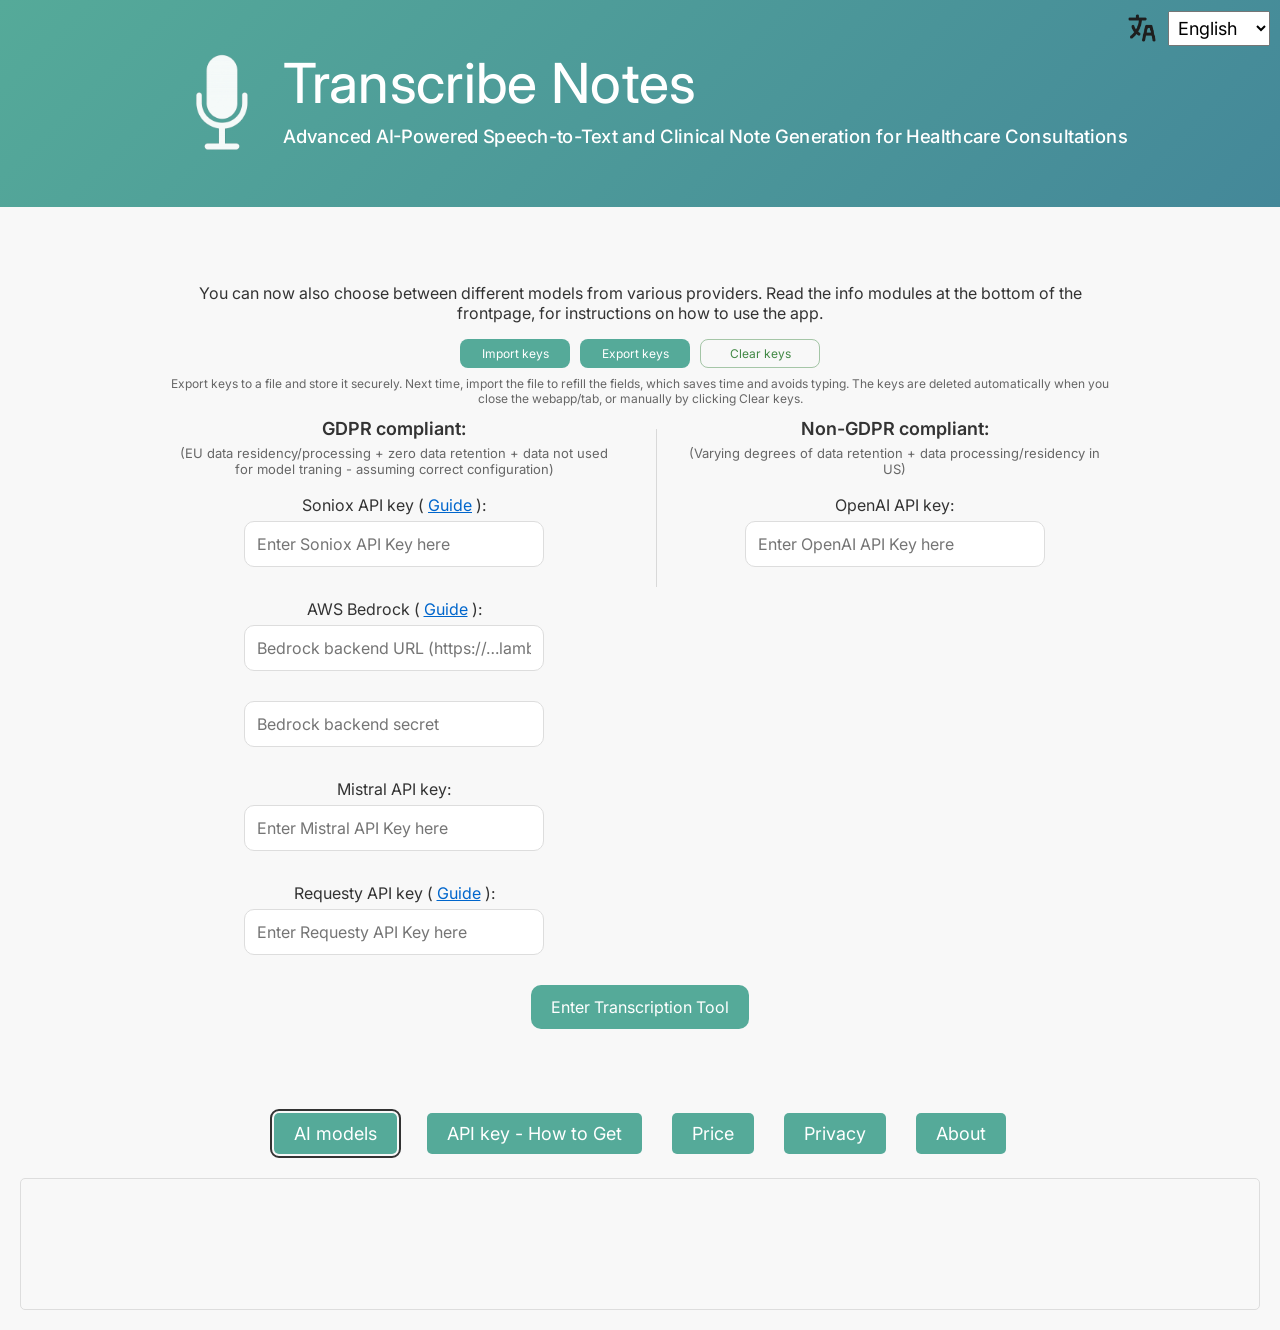
<file: index.html>
<!DOCTYPE html>
<html lang="en">
<head>
  <meta property="og:title" content="Transcribe Notes">
  <meta property="og:description" content="Secure AI-powered transcription and note generation for healthcare consultation. No subscription, just pay per use.">
  <meta property="og:image" content="https://transcribe-notes.netlify.app/Preview.png">
  <meta property="og:url" content="https://transcribe-notes.netlify.app/">
  <meta property="og:type" content="website">
  <meta name="twitter:card" content="summary_large_image">
  <meta name="twitter:title" content="Transcribe Notes">
  <meta name="twitter:description" content="Secure AI-powered transcription and note generation for healthcare consultation. No subscription, just pay per use.">
  <meta name="twitter:image" content="https://transcribe-notes.netlify.app/Preview.png">
  <!-- New: Meta description for crawlers -->
  <meta name="description"
        content="Secure, AI-powered medical transcription and clinical note generation for healthcare professionals. Ideal for documenting hypertension, diabetes, COPD, and medication regimens." />

  <!-- New: Meta keywords (for legacy bidders) -->
  <meta name="keywords"
        content="medical transcription, clinical notes, AI for doctors, pharmaceutical, medications, hypertension, diabetes, COPD, healthcare professional, semaglutide, Ozempic, apixaban, Eliquis, lisdexamfetamine, Aduvanz, omalizumab, Xolair, fremanezumab, Ajovy, rivaroxaban, Xarelto, alirocumab, Praluent, methylphenidate, Ritalin, dapagliflozin, Forxiga, atorvastatin, Lipitor, mirabegron, Betmiga, methotrexate, Metex, valsartan, sakubitril, Entresto, empagliflozin, Jardiance, tree pollen, Itulazax, mesalazine, Asacol, grass pollen, Grazax, erenumab, Aimovig, metoprolol, Selo-Zok, formoterol, glykopyrroniumbromid"/>
  <meta charset="UTF-8">
  <meta name="viewport" content="width=device-width, initial-scale=1.0">
  <meta name="google-site-verification" content="googlecbb704de00a7add2" />
  <title id="page-title">Transcribe Notes – AI Medical Transcription & Clinical Notes for Doctors</title>


  <!-- Import Google Fonts -->
  <link rel="icon" type="image/png" href="./favicon-32x32.png" sizes="32x32">
  <link rel="apple-touch-icon" href="./apple-touch-icon.png">
  <link href="https://fonts.googleapis.com/css2?family=Vollkorn&display=swap" rel="stylesheet">
  <link href="https://fonts.googleapis.com/css2?family=Roboto:wght@300;400;500&family=Merriweather:wght@300;400&display=swap" rel="stylesheet">
  <link href="https://fonts.googleapis.com/css2?family=Inter:wght@600;700;800&display=swap" rel="stylesheet">
  <link href="https://fonts.googleapis.com/css2?family=Raleway:wght@300&display=swap" rel="stylesheet">
  <link href="https://fonts.googleapis.com/css2?family=Montserrat:wght@600;700;800&display=swap" rel="stylesheet">
  <link href="https://fonts.googleapis.com/css2?family=Inter:wght@400;500;600;700;800&display=swap" rel="stylesheet">
  <link href="https://fonts.googleapis.com/css2?family=Poppins:wght@600;700;800&display=swap" rel="stylesheet">
  <!-- New: JSON-LD schema for medical/pharma context -->
  <script type="application/ld+json">
  {
    "@context": "https://schema.org",
  "@graph": [
      {
        "@type": "Organization",
        "@id": "https://transcribe-notes.netlify.app/#organization",
        "name": "Transcribe Notes",
        "url": "https://transcribe-notes.netlify.app/"
      },
      {
        "@type": "WebSite",
        "@id": "https://transcribe-notes.netlify.app/#website",
        "url": "https://transcribe-notes.netlify.app/",
        "name": "Transcribe Notes",
      "publisher": {
          "@id": "https://transcribe-notes.netlify.app/#organization"
        }
      },
      {
        "@type": "MedicalWebPage",
        "@id": "https://transcribe-notes.netlify.app/#medicalwebpage",
        "url": "https://transcribe-notes.netlify.app/",
        "name": "Transcribe Notes – Medical Transcription for Clinicians",
        "description": "An AI-powered medical transcription and clinical note tool for doctors, covering conditions like hypertension, diabetes, COPD, and medication management."
      },
      {
        "@type": "SoftwareApplication",
        "@id": "https://transcribe-notes.netlify.app/#software",
        "name": "Transcribe Notes",
        "applicationCategory": "MedicalApplication",
        "operatingSystem": "All",
        "description": "Secure AI-powered medical transcription and note generation for healthcare professionals. Supports documentation of medications such as Atorvastatin, Metformin, Seretide.",
        "url": "https://transcribe-notes.netlify.app/",
        "author": {
          "@id": "https://transcribe-notes.netlify.app/#organization"
        },
        "offers": {
          "@type": "Offer",
          "price": "0.00",
         "priceCurrency": "USD"
        },
        "audience": {
         "@type": "Audience",
          "audienceType": "Healthcare Professional"
        },
        "keywords": "semaglutide, Ozempic, apixaban, Eliquis, lisdexamfetamine, Aduvanz, omalizumab, Xolair, fremanezumab, Ajovy, rivaroxaban, Xarelto, alirocumab, Praluent, methylphenidate, Ritalin, dapagliflozin, Forxiga, atorvastatin, Lipitor, mirabegron, Betmiga, methotrexate, Metex, valsartan, sakubitril, Entresto, empagliflozin, Jardiance, tree pollen, Itulazax, mesalazine, Asacol, grass pollen, Grazax, erenumab, Aimovig, metoprolol, Selo-Zok, formoterol"
      }
    ]
  }
  </script>
  <style>
    /* Base styles */
    body {
      font-family: 'Inter', 'Roboto', sans-serif;
      font-weight: 400;
      background-color: #f8f8f8;
      color: #333;
      margin: 0;
      padding: 0;
      text-align: center;
      position: relative;
    }

    /* Make all form UI use the same font as the page text */
    input, select, textarea, button {
      font-family: inherit;
      font-weight: 400;
    }

    /* Most “field header” labels should not look bold */
    label {
      font-family: inherit;
      font-weight: 400;
    }
    header {
      background: linear-gradient(135deg, #5a9 0%, #489 100%);
      color: #fff;
      padding: 40px 20px;
      text-align: center;
      position: relative;
    }

    .header-center {
      display: inline-grid;
      grid-template-columns: auto auto auto; /* mic | title | spacer */
      column-gap: 12px; /* adjust “snugness” here */
      align-items: center;
      position: relative;
      left: 65px; /* move the whole group right; tweak value */
      top: 9px;   /* move the whole group DOWN; tweak value */
      transform: scale(1.15); /* change this: 1.00 normal, 1.05, 1.10, etc */
      transform-origin: center;
    }
    .title-block {
      display: inline-block;
      text-align: left;
      max-width: 900px;
    }
    header h1 {
      font-family: 'Inter', 'Roboto', sans-serif;
      font-weight: 450;
      font-size: 48px;
      line-height: 1.05;
      margin: 0;
      letter-spacing: 0.2px;
    }
    header p {
      font-family: 'Inter', 'Roboto', sans-serif;
      font-weight: 500;
      margin-top: 10px;
    }
    .header-mic {
      width: 82px; /* adjust size here */
      height: auto;
      opacity: 0.95;
      pointer-events: none;
      user-select: none;
    }
    .header-mic-spacer {
      width: 82px; /* adjust size here */
      height: 1px;
    }

    @media (max-width: 850px) {
      .header-mic, .header-mic-spacer { display: none; }
    }
    /* Language Icon & Dropdown */
    #lang-container {
      position: absolute;
      top: 10px;
      right: 10px;
      display: flex;
      align-items: center;
      z-index: 1000;
    }
.accordion-header:first-child {
  outline: 2px solid #333;
  outline-offset: 2px;
}
    #lang-container img {
      width: 36px;
      height: 36px;
      margin-right: 8px;
    }
    #lang-select {
      padding: 5px;
      font-size: 18px;
    }
    .container {
      max-width: 960px;
      margin: 40px auto;
      padding: 20px;
    }
    p {
      font-size: 16px;
    }
    input[type="text"] {
      width: 300px;
      padding: 12px;
      border: 1px solid #ddd;
      border-radius: 10px;
      font-size: 16px;
      box-sizing: border-box;
      margin-bottom: 20px;
    }
    input[type="text"]:focus {
      border-color: #66afe9;
      box-shadow: 0 0 8px rgba(102,175,233,0.6);
      outline: none;
    }
    /* Mask sensitive fields with dots without changing visual appearance */
    input.masked-input {
      -webkit-text-security: disc;
      text-security: disc;
    }

    /* Provider credentials: 2-column layout */
    .provider-columns {
      display: flex;
      justify-content: center;
      align-items: flex-start;
      gap: 32px;
      margin-top: 10px;
    }
    fieldset.provider-column {
      flex: 0 1 460px;
      box-sizing: border-box;
      margin: 0;
      padding: 0 16px;
      border: 0; /* remove default fieldset border */
      min-width: 0; /* prevents overflow in flex containers */
    }
    fieldset.provider-column legend {
      padding: 0;
      margin: 0 0 6px;
      font-size: 18px;
      font-weight: 600;
    }
    .provider-column.non-gdpr {
      border-left: 1px solid rgba(0, 0, 0, 0.12);
      padding-left: 32px;
    }    
    .provider-column .column-footnote {
      margin: 0 0 18px;
      font-size: 13px;
      color: #666;
    }
    .provider-column p {
      margin: 12px 0 6px;
    }
    .credentials-row {
      display: flex;
      gap: 10px;
      flex-wrap: wrap;
      justify-content: center;
    }
    @media (max-width: 900px) {
      .provider-columns {
        flex-direction: column;
        gap: 18px;
      }
      fieldset.provider-column {
        flex-basis: auto;
        max-width: 100%;
      }
      .provider-column.non-gdpr {
        border-left: 0;
        padding-left: 16px;
        border-top: 1px solid rgba(0, 0, 0, 0.12);
        padding-top: 18px;
      }
    }
    button {
      background-color: #5a9;
      color: #fff;
      border: none;
      border-radius: 10px;
      padding: 12px 20px;
      font-size: 16px;
      cursor: pointer;
      transition: background-color 0.3s, transform 0.1s;
      margin: 10px;
    }
    button:hover {
      background-color: #489;
    }
    button:active {
      transform: scale(0.98);
    }
    .keys-io-row {
      display: flex;
      gap: 10px;
      flex-wrap: wrap;
      justify-content: center;
      margin: 10px 0 0 0;
    }
    .keys-io-row button {
      margin: 0; /* override the global 10px to keep the row tight */
    }
    /* Smaller Import/Export buttons only */
    .keys-io-btn {
      padding: 6px 10px;
      font-size: 12px;
      border-radius: 8px;
      min-width: 110px;
    }

    /* Compact Import/Export Keys modals */
    #importKeysModalBackdrop,
    #exportKeysModalBackdrop,
    #cloudRestoreModalBackdrop {
      display: none;
      position: fixed;
      inset: 0;
      background: rgba(0, 0, 0, 0.35);
      z-index: 3500;
      align-items: center;
      justify-content: center;
      padding: 16px;
    }
    #importKeysModalBackdrop.active,
    #exportKeysModalBackdrop.active,
    #cloudRestoreModalBackdrop.active {
      display: flex;
    }
    #importKeysModal,
    #exportKeysModal,
    #cloudRestoreModal {
      width: min(92vw, 460px);
      max-height: calc(100vh - 32px);
      overflow-y: auto;
      background: #fff;
      border: 1px solid #ddd;
      border-radius: 14px;
      box-shadow: 0 12px 30px rgba(0, 0, 0, 0.25);
      padding: 14px 16px 16px;
      text-align: left;
    }
    #importKeysModal .mini-modal__header,
    #exportKeysModal .mini-modal__header,
    #cloudRestoreModal .mini-modal__header {
      display: flex;
      align-items: center;
      justify-content: space-between;
      gap: 12px;
      margin-bottom: 10px;
    }
    #importKeysModalTitle,
    #exportKeysModalTitle,
    #cloudRestoreModalTitle {
      font-family: inherit;
      font-size: 16px;
      font-weight: 700;
      margin: 0;
    }
    #importKeysModalX,
    #exportKeysModalX,
    #cloudRestoreModalX {
      border: none;
      background: transparent;
      cursor: pointer;
      font-size: 26px;
      line-height: 1;
      padding: 0 6px;
      color: #d11;
    }
    .mini-modal__option {
      display: block;
      width: 100%;
      text-align: left;
      margin: 0;
    }
    .mini-modal__help {
      margin: 6px 0 12px;
      font-size: 12px;
      color: #555;
      line-height: 1.35;
    }
    .mini-modal__notice {
      margin: 0 0 12px;
      padding: 10px 11px;
      border: 1px solid rgba(72, 153, 153, 0.35);
      border-radius: 10px;
      background: rgba(85, 170, 153, 0.08);
      color: #35484a;
      font-size: 12px;
      line-height: 1.4;
    }
    .mini-modal__field-label {
      display: block;
      margin: 9px 0 5px;
      font-size: 12px;
      color: #444;
    }
    .mini-modal__password {
      width: 100%;
      box-sizing: border-box;
      border: 1px solid #ccc;
      border-radius: 10px;
      padding: 10px;
      font: inherit;
      font-size: 14px;
    }
    .mini-modal__password:focus {
      border-color: #66afe9;
      box-shadow: 0 0 6px rgba(102, 175, 233, 0.45);
      outline: none;
    }
    #importKeysJsonText {
      width: 100%;
      box-sizing: border-box;
      border: 1px solid #ccc;
      border-radius: 10px;
      padding: 10px;
      font-family: ui-monospace, SFMono-Regular, Menlo, Monaco, Consolas, "Liberation Mono", "Courier New", monospace;
      font-size: 12px;
      resize: vertical;
      min-height: 110px;
      max-height: 240px;
    }
    .mini-modal__actions {
      display: flex;
      gap: 10px;
      justify-content: flex-end;
      margin-top: 12px;
      flex-wrap: wrap;
    }
    .mini-modal__status {
      min-height: 1.35em;
      margin: 10px 0 0;
      font-size: 12px;
      line-height: 1.35;
    }
    .cloud-restore-option {
      display: flex;
      align-items: flex-start;
      gap: 9px;
      margin: 10px 0;
      padding: 10px 11px;
      border: 1px solid #d3dfda;
      border-radius: 10px;
      background: #fbfdfc;
      color: #33443d;
      font-size: 13px;
      line-height: 1.35;
      cursor: pointer;
    }
    .cloud-restore-option[hidden] {
      display: none;
    }
    .cloud-restore-option input {
      margin: 2px 0 0;
      flex: 0 0 auto;
    }
    /* Discreet "ghost" button for Clear keys */
    .keys-io-btn--ghost-green {
      background: transparent;
      color: #2e7d32;
      border: 1px solid rgba(46, 125, 50, 0.45);
      display: inline-flex;
      align-items: center;
      justify-content: center;
      gap: 6px;
      min-width: 120px;
      opacity: 0.9;
    }
    .keys-io-btn--ghost-green:hover {
      /* Overrides the global button:hover background */
      background-color: rgba(46, 125, 50, 0.10);
      opacity: 1;
    }
    .keys-io-btn--ghost-green .btn-icon {
      font-size: 14px;
      line-height: 1;
    }
    #keysIoHint {
      font-size: 12px;
      color: #666;
      margin-top: 8px;
    }
    #keysIoStatus {
      font-size: 12px;
      margin-top: 6px;
    }
   /* New Horizontal Accordion (Tabbed Interface) */
    .accordion {
      margin: 20px auto;
      /* make this section wider so 5 tabs fit without wrapping/scrolling */
      max-width: 1280px;              /* tweak: 1100 / 1200 / 1400 */
      width: calc(100% - 40px);       /* keeps nice side padding on small screens */
    }
    .accordion-headers {
      display: flex;
      justify-content: center;
      gap: 10px;
      margin-bottom: 10px;
     flex-wrap: nowrap;           /* keep all 5 on ONE line */
     overflow-x: auto;            /* if too tight, scroll instead of wrapping */
     -webkit-overflow-scrolling: touch;
     padding: 4px 0;              /* tiny vertical breathing room */
    }
    .accordion-header {
      background-color: #5a9;
      color: #fff;
      padding: 10px 20px;
      border: none;
      cursor: pointer;
      font-size: 18px;
      border-radius: 5px;
      transition: background-color 0.3s;
    white-space: nowrap;
    flex: 0 0 auto;
    }

    /* Slightly tighter tabs on smaller screens */
    @media (max-width: 900px) {
      .accordion-header {
        padding: 8px 14px;
        font-size: 16px;
      }
    }
    .accordion-header:hover {
      background-color: #489;
    }
    .accordion-header.active {
      background-color: #489;
    }
    /* New CSS for the API Guide Button */
    #apiGuideButton {
      border: 2px solid #333;
      box-shadow: 0 0 4px rgba(0, 0, 0, 0.1);
    }
    .accordion-content-container {
      border: 1px solid #ddd;
      border-radius: 5px;
      padding: 15px;
      text-align: left;
      min-height: 100px;
    }
    .accordion-hidden-content {
      display: none;
   }
  
    /* AWS Bedrock Guide Modal (opened from the "Guide" link next to AWS Bedrock) */
    #bedrockGuideView {
      display: none;
      position: fixed;
      top: 10%;
      left: 10%;
      width: 80%;
      height: 80%;
      background: white;
      border: 2px solid #ccc;
      padding: 20px;
      overflow-y: auto;
      z-index: 3000;
      text-align: left; /* override body { text-align: center; } */
    }
    #bedrockGuideView.active {
      display: block;
    }
    #bedrockGuideView .header-row {
      display: flex;
      align-items: center;
      justify-content: space-between;
      gap: 12px;
      position: sticky;
      top: 0;
      background: white;
      padding-bottom: 10px;
      margin-bottom: 10px;
      border-bottom: 1px solid #eee;
    }
    #bedrockGuideClose {
      /* Keep the close button visible while scrolling inside the modal */
      position: sticky;
      top: 12px;
      float: right;
      font-size: 30px;
      line-height: 1;
      border: none;
      background: transparent;
      color: #d11;            /* RED so it's visible on white */
      cursor: pointer;
      padding: 0 6px;
      margin: 0;              /* global button adds margin */
      z-index: 3001;          /* ensure it's above content */
    }
    /* Prevent the floated close button from affecting the layout below */
    #bedrockGuideHeading {
      clear: both;
    }
    #bedrockGuideClose:hover {
      opacity: 0.8;
    }
    #bedrockGuideText {
      white-space: pre-wrap;
      font-family: 'Inter', 'Roboto', sans-serif;
      font-size: 14px;
      line-height: 1.4;
      margin: 0;
      text-align: left; /* ensure wrapped lines start at left edge */
     }

    /* Inline "Guide" buttons should look like links (and must NOT navigate / change hash) */
    .inline-guide-link {
      background: transparent;
      border: 0;
      padding: 0;
      margin: 0;
      border-radius: 0;
      color: #06c;
      text-decoration: underline;
      cursor: pointer;
      font: inherit;
      line-height: inherit;
      transition: none;
    }
    .inline-guide-link:hover { opacity: 0.85; }

    /* Soniox / Requesty guide modals. These intentionally match the existing
       AWS Bedrock guide window while using shared classes for maintainability. */
    .provider-guide-view {
      display: none;
      position: fixed;
      top: 10%;
      left: 10%;
      width: 80%;
      height: 80%;
      box-sizing: border-box;
      background: white;
      border: 2px solid #ccc;
      padding: 20px;
      overflow-y: auto;
      z-index: 3004;
      text-align: left;
    }
    .provider-guide-view.active {
      display: block;
    }
    .provider-guide-close {
      position: sticky;
      top: 12px;
      float: right;
      font-size: 30px;
      line-height: 1;
      border: none;
      background: transparent;
      color: #d11;
      cursor: pointer;
      padding: 0 6px;
      margin: 0;
      z-index: 3005;
    }
    .provider-guide-close:hover {
      opacity: 0.8;
    }
    .provider-guide-heading {
      clear: both;
    }
    .provider-guide-text {
      white-space: pre-wrap;
      font-family: 'Inter', 'Roboto', sans-serif;
      font-size: 14px;
      line-height: 1.4;
      margin: 0;
      text-align: left;
    }

    /* Google Vertex Guide Modal (opened from the "Guide" link next to Google Vertex) */
    #vertexGuideView {
      display: none;
      position: fixed;
      top: 10%;
      left: 10%;
      width: 80%;
      height: 80%;
      background: white;
      border: 2px solid #ccc;
      padding: 20px;
      overflow-y: auto;
      z-index: 3002;
      text-align: left; /* override body { text-align: center; } */
    }
    #vertexGuideView.active {
      display: block;
    }
    #vertexGuideClose {
      position: sticky;
      top: 12px;
      float: right;
      font-size: 30px;
      line-height: 1;
      border: none;
      background: transparent;
      color: #d11;
      cursor: pointer;
      padding: 0 6px;
      margin: 0;
      z-index: 3003;
    }
    #vertexGuideClose:hover {
      opacity: 0.8;
    }
    #vertexGuideText {
      white-space: pre-wrap;
      font-family: inherit;
      font-size: 14px;
      line-height: 1.4;
      margin: 0;
      text-align: left; /* ensure wrapped lines start at left edge */
    }

</style>
 
</head>
<body>
  <script>
    // OAuth popup callback. The authorization code is returned only to the
    // same-origin app and is exchanged there with PKCE (no client secret).
    // BroadcastChannel is a fallback for browsers that sever window.opener
    // while the popup is visiting Microsoft's cross-origin sign-in page.
    (() => {
      const params = new URLSearchParams(window.location.search);
      const state = params.get("state") || "";
      const isMicrosoftCallback = state.startsWith("whisper-ms-") &&
        (params.has("code") || params.has("error"));
      if (!isMicrosoftCallback) return;

      const payload = {
        type: "whisper-microsoft-oauth-callback",
        state,
        code: params.get("code") || "",
        error: params.get("error") || "",
        errorDescription: params.get("error_description") || ""
      };

      try {
        if (window.opener && window.opener !== window) {
          window.opener.postMessage(payload, window.location.origin);
        }
      } catch {}

      let callbackChannel = null;
      try {
        if (typeof window.BroadcastChannel === "function") {
          callbackChannel = new window.BroadcastChannel(`whisper-ms-oauth-${state}`);
          callbackChannel.postMessage(payload);
        }
      } catch {}

      // Give the opener time to receive the queued callback before closing.
      window.setTimeout(() => {
        try { callbackChannel?.close(); } catch {}
        window.close();
      }, 250);
    })();
  </script>

  <!-- Language Dropdown -->
  <div id="lang-container">
    <img src="language-icon.png" alt="Language Icon">
    <select id="lang-select">
      <option value="en">English</option>
      <option value="no">Norsk</option>
      <option value="sv">Svenska</option>
      <option value="de">Deutsch</option>
      <option value="fr">Français</option>
      <option value="it">Italiano</option>
    </select>
  </div>
  
  <header>    
    <div class="header-center">
      <img class="header-mic" src="mic-icon.png" alt="" aria-hidden="true">
      <div class="title-block">
        <h1 id="header-title">Transcribe Notes</h1>
        <p id="header-subtitle">Advanced AI-Powered Speech-to-Text & Clinical Note Generation for Healthcare Consultations</p>
      </div>
      <div class="header-mic-spacer" aria-hidden="true"></div>
    </div>
  </header>
  
  <div class="container">
    <!-- This text is replaced by the language file (e.g. "Dont have an API-key yet? ...") -->
    <p id="start-text">To get started, please enter your OpenAI API key:</p>

    <div class="keys-io-row">
      <button type="button" id="importKeysBtn" class="keys-io-btn">Import keys</button>
      <button type="button" id="exportKeysBtn" class="keys-io-btn">Export keys</button>
      <button
        type="button"
        id="clearKeysBtn"
        class="keys-io-btn keys-io-btn--ghost-green"
        title="Clears key, secret and URL fields only"
      >
        <span>Clear keys</span>
      </button>
      <input type="file" id="importKeysFile" accept="application/json" style="display:none">
    </div>

    <!-- Compact Export Keys modal -->
    <div id="exportKeysModalBackdrop" aria-hidden="true">
      <div id="exportKeysModal" role="dialog" aria-modal="true" aria-labelledby="exportKeysModalTitle">
        <div class="mini-modal__header">
          <div id="exportKeysModalTitle">Export keys</div>
          <button type="button" id="exportKeysModalX" aria-label="Close">×</button>
        </div>

        <div id="exportKeysModalChoice">
          <div class="mini-modal__notice">
            Before exporting, make sure every key and secret you want to back up is filled in. The backup uses the current field values, so empty fields are saved as empty.
          </div>
          <button type="button" id="exportChoiceJson" class="keys-io-btn mini-modal__option">
            Export as JSON file
          </button>
          <div class="mini-modal__help">
            Saves the same JSON file as before on this device. The file contains readable keys, so store it securely.
          </div>

          <button type="button" id="exportChoiceOneDrive" class="keys-io-btn mini-modal__option">
            Export to Microsoft OneDrive
          </button>
          <div class="mini-modal__help">
            Sign in with your personal Microsoft account. The keys are encrypted in this browser before one backup file is saved in your own OneDrive. A new export replaces the previous OneDrive backup.
          </div>

          <button type="button" id="exportChoiceGoogleDrive" class="keys-io-btn mini-modal__option">
            Export to Google Drive
          </button>
          <div class="mini-modal__help">
            Sign in with your Google account. The keys are encrypted in this browser before one backup file is saved in your private Google Drive app storage. A new export replaces the previous Google Drive backup.
          </div>
        </div>

        <div id="exportKeysModalOneDrive" style="display:none">
          <div class="mini-modal__notice">
            Create a separate encryption password. It is never uploaded or stored by this app. If you forget it, the OneDrive backup cannot be restored. Saving again replaces any previous backup.
          </div>
          <label class="mini-modal__field-label" for="exportOneDrivePassword">Encryption password (minimum 10 characters)</label>
          <input type="password" id="exportOneDrivePassword" class="mini-modal__password" autocomplete="new-password">
          <label class="mini-modal__field-label" for="exportOneDrivePasswordConfirm">Repeat password</label>
          <input type="password" id="exportOneDrivePasswordConfirm" class="mini-modal__password" autocomplete="new-password">
          <div class="mini-modal__actions">
            <button type="button" id="exportOneDriveSaveBtn" class="keys-io-btn">Save to OneDrive</button>
            <button type="button" id="exportOneDriveBackBtn" class="keys-io-btn keys-io-btn--ghost-green">Back</button>
          </div>
        </div>

        <div id="exportKeysModalGoogleDrive" style="display:none">
          <div class="mini-modal__notice">
            Create a separate encryption password. It is never uploaded or stored by this app. If you forget it, the Google Drive backup cannot be restored. Saving again replaces any previous Google Drive backup.
          </div>
          <label class="mini-modal__field-label" for="exportGoogleDrivePassword">Encryption password (minimum 10 characters)</label>
          <input type="password" id="exportGoogleDrivePassword" class="mini-modal__password" autocomplete="new-password">
          <label class="mini-modal__field-label" for="exportGoogleDrivePasswordConfirm">Repeat password</label>
          <input type="password" id="exportGoogleDrivePasswordConfirm" class="mini-modal__password" autocomplete="new-password">
          <div class="mini-modal__actions">
            <button type="button" id="exportGoogleDriveSaveBtn" class="keys-io-btn">Save to Google Drive</button>
            <button type="button" id="exportGoogleDriveBackBtn" class="keys-io-btn keys-io-btn--ghost-green">Back</button>
          </div>
        </div>
        <p id="exportKeysModalStatus" class="mini-modal__status" aria-live="polite"></p>
      </div>
    </div>

    <!-- Compact Import Keys modal -->
    <div id="importKeysModalBackdrop" aria-hidden="true">
      <div id="importKeysModal" role="dialog" aria-modal="true" aria-labelledby="importKeysModalTitle">
        <div class="mini-modal__header">
          <div id="importKeysModalTitle">Import keys</div>
          <button type="button" id="importKeysModalX" aria-label="Close">×</button>
        </div>

        <!-- Step 1: Choose JSON, Microsoft OneDrive, or Google Drive -->
        <div id="importKeysModalChoice">
          <div class="mini-modal__notice">
            The key fields do not need to be filled in before importing. The backup fills them for you; review the fields afterwards and then select Enter.
          </div>
          <button type="button" id="importChoiceJson" class="keys-io-btn mini-modal__option">
            Import from JSON
          </button>
          <div class="mini-modal__help">
            Use the existing method: choose a keys JSON file from this device or paste its contents.
          </div>

          <button type="button" id="importChoiceOneDrive" class="keys-io-btn mini-modal__option">
            Import from Microsoft OneDrive
          </button>
          <div class="mini-modal__help">
            Sign in with the same personal Microsoft account and enter the encryption password. You must previously have exported a backup to OneDrive.
          </div>

          <button type="button" id="importChoiceGoogleDrive" class="keys-io-btn mini-modal__option">
            Import from Google Drive
          </button>
          <div class="mini-modal__help">
            Sign in with the same Google account and enter the encryption password. You must previously have exported a backup to Google Drive.
          </div>
        </div>

        <!-- Step 2a: Existing JSON choices -->
        <div id="importKeysModalJsonChoice" style="display:none">
          <button type="button" id="importChoiceFile" class="keys-io-btn mini-modal__option">
            Choose JSON file
          </button>
          <div class="mini-modal__help">
            Choose a keys .json file from this device. Keys are stored only in this tab (session storage).
          </div>

          <button type="button" id="importChoicePaste" class="keys-io-btn mini-modal__option">
            Paste JSON content
          </button>
          <div class="mini-modal__help">
            Open the JSON in Dropbox or a similar service, copy the contents and paste it here.
          </div>
          <div class="mini-modal__actions">
            <button type="button" id="importJsonBackBtn" class="keys-io-btn keys-io-btn--ghost-green">Back</button>
          </div>
        </div>

        <!-- Step 2b: Paste JSON -->
        <div id="importKeysModalPaste" style="display:none">
          <textarea id="importKeysJsonText" placeholder='Paste JSON here (example: {"data": {...}})'></textarea>
          <div class="mini-modal__actions">
            <button type="button" id="importKeysFetchBtn" class="keys-io-btn">Fetch</button>
            <button type="button" id="importPasteBackBtn" class="keys-io-btn keys-io-btn--ghost-green">Back</button>
          </div>
        </div>

        <!-- Step 2c: Encrypted OneDrive backup -->
        <div id="importKeysModalOneDrive" style="display:none">
          <div class="mini-modal__notice">
            This downloads the encrypted backup from your own OneDrive. A OneDrive backup must already have been created from Export keys. The password is used only in this browser.
          </div>
          <label class="mini-modal__field-label" for="importOneDrivePassword">Encryption password</label>
          <input type="password" id="importOneDrivePassword" class="mini-modal__password" autocomplete="current-password">
          <div class="mini-modal__actions">
            <button type="button" id="importOneDriveFetchBtn" class="keys-io-btn">Import from OneDrive</button>
            <button type="button" id="importOneDriveBackBtn" class="keys-io-btn keys-io-btn--ghost-green">Back</button>
          </div>
        </div>

        <!-- Step 2d: Encrypted Google Drive backup -->
        <div id="importKeysModalGoogleDrive" style="display:none">
          <div class="mini-modal__notice">
            This downloads the encrypted backup from your private Google Drive app storage. A Google Drive backup must already have been created from Export keys. The password is used only in this browser.
          </div>
          <label class="mini-modal__field-label" for="importGoogleDrivePassword">Encryption password</label>
          <input type="password" id="importGoogleDrivePassword" class="mini-modal__password" autocomplete="current-password">
          <div class="mini-modal__actions">
            <button type="button" id="importGoogleDriveFetchBtn" class="keys-io-btn">Import from Google Drive</button>
            <button type="button" id="importGoogleDriveBackBtn" class="keys-io-btn keys-io-btn--ghost-green">Back</button>
          </div>
        </div>
        <p id="importKeysModalStatus" class="mini-modal__status" aria-live="polite"></p>
      </div>
    </div>

    <!-- Optional cloud restore shown only after keys were imported from that provider. -->
    <div id="cloudRestoreModalBackdrop" aria-hidden="true">
      <div id="cloudRestoreModal" role="dialog" aria-modal="true" aria-labelledby="cloudRestoreModalTitle">
        <div class="mini-modal__header">
          <div id="cloudRestoreModalTitle">Load cloud backups?</div>
          <button type="button" id="cloudRestoreModalX" aria-label="Continue with local data">×</button>
        </div>
        <div id="cloudRestoreModalNotice" class="mini-modal__notice"></div>
        <label id="cloudRestorePromptsOption" class="cloud-restore-option" hidden>
          <input id="cloudRestorePrompts" type="checkbox" checked>
          <span id="cloudRestorePromptsLabel">Prompt list</span>
        </label>
        <label id="cloudRestoreWorkspaceOption" class="cloud-restore-option" hidden>
          <input id="cloudRestoreWorkspace" type="checkbox" checked>
          <span id="cloudRestoreWorkspaceLabel">Workspace Set</span>
        </label>
        <div class="mini-modal__actions">
          <button type="button" id="cloudRestoreContinue" class="keys-io-btn">Load selected</button>
          <button type="button" id="cloudRestoreSkip" class="keys-io-btn keys-io-btn--ghost-green">Use local data</button>
        </div>
        <p id="cloudRestoreModalStatus" class="mini-modal__status" aria-live="polite"></p>
      </div>
    </div>
    <p id="keysIoHint">
      Back up keys as a JSON file, to Microsoft OneDrive, or to Google Drive. Import the backup later to refill the fields and avoid retyping.
    </p>
    <p id="keysIoStatus" aria-live="polite"></p>

    <!-- Provider credentials (two columns) -->
    <div class="provider-columns" id="provider-columns">
      <!-- GDPR compliant -->
      <fieldset class="provider-column gdpr">
        <legend><span id="gdpr-column-title">GDPR compliant:</span></legend>
        <p class="column-footnote" id="gdpr-column-footnote">(Full EU data residency/processing + zero data retention)</p>

        <!-- New (Phase 1): Optional Soniox API Key -->
        <p id="soniox-text">
          Soniox API key (
          <button
            type="button"
            id="soniox-guide-link"
            class="inline-guide-link"
          >Guide</button>
          ):
        </p>
        <input type="text" id="sonioxKeyInput" placeholder="Enter Soniox API Key here" autocomplete="off" class="masked-input">
        <br>
      
        <!-- New: AWS Bedrock proxy configuration (per-user) -->
        <p id="bedrock-text">
          AWS Bedrock (
          <button
            type="button"
            id="bedrock-guide-link"
            class="inline-guide-link"
          >Guide</button>
          ):
        </p>
        <div class="credentials-row">
          <input
            type="text"
            id="bedrockBackendUrlInput"
            placeholder="Bedrock backend URL (https://…lambda-url.eu-north-1.on.aws/)"
            autocomplete="off"
            class="masked-input"
          >
          <input
            type="text"
            id="bedrockBackendSecretInput"
            placeholder="Bedrock backend secret"
            autocomplete="off"
            class="masked-input"
          >
        </div>

        <!-- New: Optional Mistral (Voxtral) API Key -->
        <p id="mistral-text">Mistral API key:</p>
        <input type="text" id="mistralKeyInput" placeholder="Enter Mistral API Key here" autocomplete="off" class="masked-input">
        <br>

        <!-- Optional Requesty API Key (EU router; used for Claude Opus 5.5 Stockholm + other EU-hosted models) -->
        <p id="requesty-text">
          Requesty API key (
          <button
            type="button"
            id="requesty-guide-link"
            class="inline-guide-link"
          >Guide</button>
          ):
        </p>
        <input type="text" id="requestyKeyInput" placeholder="Enter Requesty API Key here" autocomplete="off" class="masked-input">
        <br>
      </fieldset>

      <!-- Non-GDPR compliant -->
      <fieldset class="provider-column non-gdpr">
        <legend><span id="nongdpr-column-title">Non-GDPR compliant:</span></legend>
        <p class="column-footnote" id="nongdpr-column-footnote">(Varying degrees of data retention + data processing/residency in US)</p>

        <!-- New explicit label above the OpenAI field -->
        <p id="openai-label">OpenAI API key:</p>
        <input type="text" id="apiKeyInput" placeholder="Enter API Key here" autocomplete="off" class="masked-input">
        <br>

      </fieldset>
    </div>
    
    <button id="enterTranscriptionBtn">Enter Transcription Tool</button>
    <br>
    <div id="offerText"></div>
  </div>

  <!-- New Horizontal Accordion -->
  <div class="accordion">
    <div class="accordion-headers">
      <button class="accordion-header" data-content-id="modelsModalText">AI-models</button>
      <button class="accordion-header" data-content-id="guide-p1">API Guide</button>
      <button class="accordion-header" data-content-id="priceModalText">Price Information</button>
      <button class="accordion-header" data-content-id="securityModalText">Security Information</button>
      <button class="accordion-header" data-content-id="aboutModalText">About</button>
    </div>
    <div class="accordion-content-container">
      <!-- Active content will be displayed here -->
    </div>
  </div>

  <!-- Hidden Content Containers for Accordion -->
  <div id="modelsModalText" class="accordion-hidden-content">
    <!-- AI-models content (placeholder) -->
    <div id="modelsModalText-content">test, test</div>
  </div>
  <div id="guide-p1" class="accordion-hidden-content">
    <!-- API Guide content will be injected here -->
    <div id="guide-p1-content"></div>
  </div>
  <div id="priceModalText" class="accordion-hidden-content">
    <!-- Price Information content will be injected here -->
    <div id="priceModalText-content"></div>
  </div>
  <div id="securityModalText" class="accordion-hidden-content">
    <!-- Security Information content will be injected here -->
    <div id="securityModalText-content"></div>
  </div>
  <div id="aboutModalText" class="accordion-hidden-content">
    <!-- About content will be injected here -->
    <div id="aboutModalText-content"></div>
  </div>

  <!-- Inline Script for API Key Handling -->
  <script type="module">
    import { PromptManager } from "./js/promptManager.js";
    import { PromptCloudBackup } from "./js/features/prompt-cloud-backup.js";
    import { CloudBackupSession } from "./js/features/cloud-backup-session.js";

  document.addEventListener("DOMContentLoaded", function() {
    [
      "lemonfox_api_key",
      "deepgram_api_key",
      "gemini_api_key",
      "vertex_backend_url",
      "vertex_backend_secret"
    ].forEach((key) => {
      try { sessionStorage.removeItem(key); } catch {}
    });

    const enterTranscriptionBtn    = document.getElementById("enterTranscriptionBtn");
    const apiKeyInput              = document.getElementById("apiKeyInput");
    const sonioxKeyInput           = document.getElementById("sonioxKeyInput");
    const mistralKeyInput          = document.getElementById("mistralKeyInput");
    const requestyKeyInput         = document.getElementById("requestyKeyInput");
    const bedrockBackendUrlInput    = document.getElementById("bedrockBackendUrlInput");
    const bedrockBackendSecretInput = document.getElementById("bedrockBackendSecretInput");

    // 1) Prefill all fields from sessionStorage (keys only live for this tab)
    if (apiKeyInput) {
      const storedOpenai = sessionStorage.getItem("openai_api_key") || "";
      if (storedOpenai && !apiKeyInput.value) apiKeyInput.value = storedOpenai;
    }
    if (sonioxKeyInput) {
      const storedSoniox = sessionStorage.getItem("soniox_api_key") || "";
      if (storedSoniox && !sonioxKeyInput.value) sonioxKeyInput.value = storedSoniox;
    }
    if (mistralKeyInput) {
      const storedMistral = sessionStorage.getItem("mistral_api_key") || "";
      if (storedMistral && !mistralKeyInput.value) mistralKeyInput.value = storedMistral;
    }
    if (requestyKeyInput) {
      const storedRequesty = sessionStorage.getItem("requesty_api_key") || "";
      if (storedRequesty && !requestyKeyInput.value) requestyKeyInput.value = storedRequesty;
    }
    // Bedrock backend URL / secret
    if (bedrockBackendUrlInput) {
      const storedUrl = sessionStorage.getItem("bedrock_backend_url") || "";
      if (storedUrl && !bedrockBackendUrlInput.value) bedrockBackendUrlInput.value = storedUrl;
    }
    if (bedrockBackendSecretInput) {
      const storedSecret = sessionStorage.getItem("bedrock_backend_secret") || "";
      if (storedSecret && !bedrockBackendSecretInput.value) bedrockBackendSecretInput.value = storedSecret;
    }

    // Import/Export key bundles: JSON + encrypted Microsoft OneDrive / Google Drive backups.
    const exportKeysBtn  = document.getElementById("exportKeysBtn");
    const importKeysBtn  = document.getElementById("importKeysBtn");
    const clearKeysBtn   = document.getElementById("clearKeysBtn");
    const importKeysFile = document.getElementById("importKeysFile");
    const keysIoStatus   = document.getElementById("keysIoStatus");

    const MICROSOFT_CLIENT_ID = "bec616c7-9967-4a96-b169-7cd2be16e9ac";
    const MICROSOFT_AUTHORITY = "https://login.microsoftonline.com/consumers/oauth2/v2.0";
    const MICROSOFT_SCOPES = ["Files.ReadWrite.AppFolder"];
    const ONEDRIVE_BACKUP_FILENAME = "whisper-keys-backup.enc.json";
    const ONEDRIVE_BACKUP_SCHEMA = "whisper.keys.onedrive.encrypted";
    const ONEDRIVE_BACKUP_VERSION = 1;
    const ONEDRIVE_KDF_ITERATIONS = 250000;
    const GOOGLE_CLIENT_ID = "432102972557-hivdvjrkht1joq2pa2115phruhdgthua.apps.googleusercontent.com";
    const GOOGLE_DRIVE_SCOPE = "https://www.googleapis.com/auth/drive.appdata";
    const GOOGLE_DRIVE_BACKUP_FILENAME = "whisper-keys-backup.enc.json";
    const GOOGLE_DRIVE_BACKUP_SCHEMA = "whisper.keys.google-drive.encrypted";
    const GOOGLE_DRIVE_BACKUP_VERSION = 1;
    const GOOGLE_DRIVE_KDF_ITERATIONS = 250000;
    const GOOGLE_IDENTITY_SCRIPT_URL = "https://accounts.google.com/gsi/client";
    const activeCloudAccessTokens = new Map();

    const CLOUD_RESTORE_TEXT = {
      en: {
        title: "Load cloud backups?",
        both: "You previously saved a prompt list and a Workspace Set to {provider}. Select what you want to load for this session. Anything you do not select will remain unchanged. The app will continue using the version already saved in this browser.",
        prompts: "You previously saved a prompt list to {provider}. Would you like to load it for this session? If not, the prompts already saved in this browser will be used.",
        workspace: "You previously saved a Workspace Set to {provider}. Would you like to load it for this session? If not, the Workspace Set already saved in this browser will be used.",
        promptLabel: "Prompt list", workspaceLabel: "Workspace Set",
        load: "Load selected", local: "Use local data",
        checking: "Checking cloud backups…", loading: "Downloading and decrypting selected backups…",
        legacyPrompt: "The {item} uses an older password. Enter its previous password to import it.",
        migrate: "Update this older {item} backup to use your current Cloud Backup Password?",
        failed: "Cloud restore failed: {error}\n\nThe data already stored in this browser has not been changed.",
      },
      no: {
        title: "Laste inn skysikkerhetskopier?",
        both: "Du har tidligere lagret en promptliste og et Workspace Set i {provider}. Velg hva du vil laste inn for denne økten. Alt du ikke velger, forblir uendret. Appen fortsetter å bruke versjonen som allerede er lagret i denne nettleseren.",
        prompts: "Du har tidligere lagret en promptliste i {provider}. Vil du laste den inn for denne økten? Hvis ikke brukes promptene som allerede er lagret i nettleseren.",
        workspace: "Du har tidligere lagret et Workspace Set i {provider}. Vil du laste det inn for denne økten? Hvis ikke brukes Workspace Set-et som allerede er lagret i nettleseren.",
        promptLabel: "Promptliste", workspaceLabel: "Workspace Set",
        load: "Last inn valgte", local: "Bruk lokale data",
        checking: "Sjekker skysikkerhetskopier…", loading: "Laster ned og dekrypterer valgte sikkerhetskopier…",
        legacyPrompt: "{item} bruker et eldre passord. Skriv inn det tidligere passordet for å importere den.",
        migrate: "Oppdatere denne eldre sikkerhetskopien av {item} til ditt nåværende Cloud Backup-passord?",
        failed: "Gjenoppretting fra skyen mislyktes: {error}\n\nDataene som allerede er lagret i nettleseren, er ikke endret.",
      },
      sv: {
        title: "Läsa in molnsäkerhetskopior?",
        both: "Du har tidigare sparat en promptlista och ett Workspace Set i {provider}. Välj vad du vill läsa in för den här sessionen. Allt du inte väljer förblir oförändrat. Appen fortsätter använda den version som redan finns sparad i den här webbläsaren.",
        prompts: "Du har tidigare sparat en promptlista i {provider}. Vill du läsa in den för den här sessionen? Annars används promptarna som redan finns i webbläsaren.",
        workspace: "Du har tidigare sparat ett Workspace Set i {provider}. Vill du läsa in det för den här sessionen? Annars används det Workspace Set som redan finns i webbläsaren.",
        promptLabel: "Promptlista", workspaceLabel: "Workspace Set", load: "Läs in valda", local: "Använd lokala data",
        checking: "Kontrollerar molnsäkerhetskopior…", loading: "Laddar ner och dekrypterar valda säkerhetskopior…",
        legacyPrompt: "{item} använder ett äldre lösenord. Ange det tidigare lösenordet för att importera den.",
        migrate: "Uppdatera denna äldre säkerhetskopia av {item} till ditt nuvarande Cloud Backup-lösenord?",
        failed: "Molnåterställningen misslyckades: {error}\n\nData som redan finns i webbläsaren har inte ändrats.",
      },
      de: {
        title: "Cloud-Sicherungen laden?",
        both: "Sie haben zuvor eine Prompt-Liste und ein Workspace Set in {provider} gespeichert. Wählen Sie aus, was für diese Sitzung geladen werden soll. Alles, was Sie nicht auswählen, bleibt unverändert. Die App verwendet weiterhin die bereits in diesem Browser gespeicherte Version.",
        prompts: "Sie haben zuvor eine Prompt-Liste in {provider} gespeichert. Möchten Sie sie für diese Sitzung laden? Andernfalls werden die bereits im Browser gespeicherten Prompts verwendet.",
        workspace: "Sie haben zuvor ein Workspace Set in {provider} gespeichert. Möchten Sie es für diese Sitzung laden? Andernfalls wird das bereits im Browser gespeicherte Workspace Set verwendet.",
        promptLabel: "Prompt-Liste", workspaceLabel: "Workspace Set", load: "Auswahl laden", local: "Lokale Daten verwenden",
        checking: "Cloud-Sicherungen werden geprüft…", loading: "Ausgewählte Sicherungen werden heruntergeladen und entschlüsselt…",
        legacyPrompt: "{item} verwendet ein älteres Passwort. Geben Sie zum Importieren das frühere Passwort ein.",
        migrate: "Diese ältere Sicherung von {item} auf Ihr aktuelles Cloud-Backup-Passwort aktualisieren?",
        failed: "Cloud-Wiederherstellung fehlgeschlagen: {error}\n\nDie bereits im Browser gespeicherten Daten wurden nicht verändert.",
      },
      fr: {
        title: "Charger les sauvegardes cloud ?",
        both: "Vous avez déjà enregistré une liste de prompts et un Workspace Set dans {provider}. Sélectionnez les éléments à charger pour cette session. Tout élément non sélectionné restera inchangé. L’application continuera d’utiliser la version déjà enregistrée dans ce navigateur.",
        prompts: "Vous avez déjà enregistré une liste de prompts dans {provider}. Voulez-vous la charger pour cette session ? Sinon, les prompts déjà enregistrés dans le navigateur seront utilisés.",
        workspace: "Vous avez déjà enregistré un Workspace Set dans {provider}. Voulez-vous le charger pour cette session ? Sinon, le Workspace Set déjà enregistré dans le navigateur sera utilisé.",
        promptLabel: "Liste de prompts", workspaceLabel: "Workspace Set", load: "Charger la sélection", local: "Utiliser les données locales",
        checking: "Vérification des sauvegardes cloud…", loading: "Téléchargement et déchiffrement des sauvegardes sélectionnées…",
        legacyPrompt: "{item} utilise un ancien mot de passe. Saisissez l’ancien mot de passe pour l’importer.",
        migrate: "Mettre à jour cette ancienne sauvegarde de {item} avec votre mot de passe Cloud Backup actuel ?",
        failed: "Échec de la restauration cloud : {error}\n\nLes données déjà enregistrées dans le navigateur n’ont pas été modifiées.",
      },
      it: {
        title: "Caricare i backup cloud?",
        both: "Hai già salvato un elenco di prompt e un Workspace Set in {provider}. Seleziona cosa caricare per questa sessione. Tutto ciò che non selezioni rimarrà invariato. L’app continuerà a usare la versione già salvata in questo browser.",
        prompts: "Hai già salvato un elenco di prompt in {provider}. Vuoi caricarlo per questa sessione? In caso contrario verranno usati i prompt già salvati nel browser.",
        workspace: "Hai già salvato un Workspace Set in {provider}. Vuoi caricarlo per questa sessione? In caso contrario verrà usato il Workspace Set già salvato nel browser.",
        promptLabel: "Elenco di prompt", workspaceLabel: "Workspace Set", load: "Carica selezionati", local: "Usa dati locali",
        checking: "Controllo dei backup cloud…", loading: "Download e decrittazione dei backup selezionati…",
        legacyPrompt: "{item} usa una password precedente. Inserisci la vecchia password per importarlo.",
        migrate: "Aggiornare questo vecchio backup di {item} con l’attuale password Cloud Backup?",
        failed: "Ripristino cloud non riuscito: {error}\n\nI dati già salvati nel browser non sono stati modificati.",
      },
    };

    const KEY_FIELDS = [
      { id: "apiKeyInput",               storageKey: "openai_api_key" },
      { id: "sonioxKeyInput",            storageKey: "soniox_api_key" },
      { id: "mistralKeyInput",           storageKey: "mistral_api_key" },
      { id: "requestyKeyInput",          storageKey: "requesty_api_key" },
      { id: "bedrockBackendUrlInput",    storageKey: "bedrock_backend_url" },
      { id: "bedrockBackendSecretInput", storageKey: "bedrock_backend_secret" }
    ];

    function setKeysIoStatus(message, isError) {
      const color = isError ? "#b00020" : "#2e7d32";
      if (keysIoStatus) {
        keysIoStatus.textContent = message || "";
        keysIoStatus.style.color = color;
      }

      const activeModalStatus = document.getElementById("exportKeysModalBackdrop")?.classList.contains("active")
        ? document.getElementById("exportKeysModalStatus")
        : document.getElementById("importKeysModalBackdrop")?.classList.contains("active")
          ? document.getElementById("importKeysModalStatus")
          : null;
      if (activeModalStatus) {
        activeModalStatus.textContent = message || "";
        activeModalStatus.style.color = color;
      }
    }

    function clearCloudModalStatuses() {
      ["exportKeysModalStatus", "importKeysModalStatus"].forEach((id) => {
        const status = document.getElementById(id);
        if (status) status.textContent = "";
      });
    }

    function buildKeyBundle() {
      const data = {};
      KEY_FIELDS.forEach(({ id, storageKey }) => {
        const el = document.getElementById(id);
        const val = (el && typeof el.value === "string") ? el.value.trim() : "";
        data[storageKey] = val;
      });
      return {
        schema: "whisper-dev.keys",
        version: 1,
        createdAt: new Date().toISOString(),
        data
      };
    }

    function applyKeyBundle(bundle) {
      if (!bundle) throw new Error("Empty file");

      // Support both {data:{...}} and legacy flat {openai_api_key:"..."} shapes.
      const data = (bundle.data && typeof bundle.data === "object") ? bundle.data : bundle;

      KEY_FIELDS.forEach(({ id, storageKey }) => {
        if (!(storageKey in data)) return;
        const el = document.getElementById(id);
        if (el && typeof data[storageKey] === "string") {
          el.value = data[storageKey];
        }
        try { sessionStorage.setItem(storageKey, (data[storageKey] || "").toString()); } catch {}
      });

      // Back-compat: default active key remains OpenAI.
      try { sessionStorage.setItem("user_api_key", (data.openai_api_key || "").toString()); } catch {}
    }

    function clearAllKeyFields() {
      const ok = window.confirm(
        "Clear all key/secret/url fields and remove them from this tab’s session-storage?"
      );
      if (!ok) return;

      KEY_FIELDS.forEach(({ id, storageKey }) => {
        const el = document.getElementById(id);
        if (el && typeof el.value === "string") el.value = "";
        try { sessionStorage.removeItem(storageKey); } catch {}
      });
      try { sessionStorage.removeItem("user_api_key"); } catch {}
      activeCloudAccessTokens.clear();
      CloudBackupSession.lockAll();
      setKeysIoStatus("Cleared keys from fields and session.", false);
    }

    async function exportKeysToJsonFile() {
      const pretty = JSON.stringify(buildKeyBundle(), null, 2);
      const now = new Date();
      const y = now.getFullYear();
      const m = String(now.getMonth() + 1).padStart(2, "0");
      const d = String(now.getDate()).padStart(2, "0");
      const filename = `whisper-keys-${y}${m}${d}.json`;

      if (typeof window.showSaveFilePicker === "function") {
        const handle = await window.showSaveFilePicker({
          suggestedName: filename,
          types: [{ description: "JSON", accept: { "application/json": [".json"] } }]
        });
        const writable = await handle.createWritable();
        await writable.write(pretty);
        await writable.close();
      } else {
        const blob = new Blob([pretty], { type: "application/json" });
        const url = URL.createObjectURL(blob);
        const a = document.createElement("a");
        a.href = url;
        a.download = filename;
        document.body.appendChild(a);
        a.click();
        a.remove();
        URL.revokeObjectURL(url);
      }
      setKeysIoStatus("Exported keys file. Store it somewhere safe.", false);
    }

    function bytesToBase64(bytes) {
      let binary = "";
      const chunkSize = 0x8000;
      for (let i = 0; i < bytes.length; i += chunkSize) {
        binary += String.fromCharCode(...bytes.subarray(i, i + chunkSize));
      }
      return btoa(binary);
    }

    function base64ToBytes(value) {
      const binary = atob(value);
      const bytes = new Uint8Array(binary.length);
      for (let i = 0; i < binary.length; i += 1) bytes[i] = binary.charCodeAt(i);
      return bytes;
    }

    function bytesToBase64Url(bytes) {
      return bytesToBase64(bytes).replace(/\+/g, "-").replace(/\//g, "_").replace(/=+$/g, "");
    }

    function randomBytes(length) {
      const bytes = new Uint8Array(length);
      crypto.getRandomValues(bytes);
      return bytes;
    }

    async function deriveCloudBackupKey(password, salt, iterations, usages) {
      const encoder = new TextEncoder();
      const keyMaterial = await crypto.subtle.importKey(
        "raw",
        encoder.encode(password),
        "PBKDF2",
        false,
        ["deriveKey"]
      );
      return crypto.subtle.deriveKey(
        { name: "PBKDF2", salt, iterations, hash: "SHA-256" },
        keyMaterial,
        { name: "AES-GCM", length: 256 },
        false,
        usages
      );
    }

    async function encryptKeyBundleForCloud(bundle, password, config) {
      if (!window.isSecureContext || !crypto.subtle) {
        throw new Error("Secure browser encryption is unavailable on this page.");
      }
      const encoder = new TextEncoder();
      const salt = randomBytes(16);
      const iv = randomBytes(12);
      const key = await deriveCloudBackupKey(password, salt, config.iterations, ["encrypt"]);
      const aad = encoder.encode(`${config.schema}:${config.version}`);
      const ciphertext = await crypto.subtle.encrypt(
        { name: "AES-GCM", iv, additionalData: aad },
        key,
        encoder.encode(JSON.stringify(bundle))
      );

      return {
        schema: config.schema,
        version: config.version,
        createdAt: new Date().toISOString(),
        encryption: {
          algorithm: "AES-256-GCM",
          kdf: "PBKDF2-SHA-256",
          iterations: config.iterations,
          salt: bytesToBase64(salt),
          iv: bytesToBase64(iv)
        },
        ciphertext: bytesToBase64(new Uint8Array(ciphertext))
      };
    }

    async function decryptKeyBundleFromCloud(container, password, config) {
      if (!container || container.schema !== config.schema ||
          container.version !== config.version || !container.encryption) {
        throw new Error(`The ${config.providerName} backup has an unsupported format.`);
      }

      const iterations = Number(container.encryption.iterations);
      if (!Number.isInteger(iterations) || iterations < 100000 || iterations > 1000000) {
        throw new Error(`The ${config.providerName} backup has invalid encryption settings.`);
      }

      try {
        const decoder = new TextDecoder();
        const encoder = new TextEncoder();
        const salt = base64ToBytes(container.encryption.salt);
        const iv = base64ToBytes(container.encryption.iv);
        if (salt.length !== 16 || iv.length !== 12) throw new Error("Invalid encryption parameters");
        const key = await deriveCloudBackupKey(password, salt, iterations, ["decrypt"]);
        const aad = encoder.encode(`${config.schema}:${config.version}`);
        const plaintext = await crypto.subtle.decrypt(
          { name: "AES-GCM", iv, additionalData: aad },
          key,
          base64ToBytes(container.ciphertext)
        );
        return JSON.parse(decoder.decode(plaintext));
      } catch {
        throw new Error(`Incorrect password or damaged ${config.providerName} backup.`);
      }
    }

    function encryptKeyBundleForOneDrive(bundle, password) {
      return encryptKeyBundleForCloud(bundle, password, {
        schema: ONEDRIVE_BACKUP_SCHEMA,
        version: ONEDRIVE_BACKUP_VERSION,
        iterations: ONEDRIVE_KDF_ITERATIONS
      });
    }

    function decryptKeyBundleFromOneDrive(container, password) {
      return decryptKeyBundleFromCloud(container, password, {
        schema: ONEDRIVE_BACKUP_SCHEMA,
        version: ONEDRIVE_BACKUP_VERSION,
        providerName: "OneDrive"
      });
    }

    function encryptKeyBundleForGoogleDrive(bundle, password) {
      return encryptKeyBundleForCloud(bundle, password, {
        schema: GOOGLE_DRIVE_BACKUP_SCHEMA,
        version: GOOGLE_DRIVE_BACKUP_VERSION,
        iterations: GOOGLE_DRIVE_KDF_ITERATIONS
      });
    }

    function decryptKeyBundleFromGoogleDrive(container, password) {
      return decryptKeyBundleFromCloud(container, password, {
        schema: GOOGLE_DRIVE_BACKUP_SCHEMA,
        version: GOOGLE_DRIVE_BACKUP_VERSION,
        providerName: "Google Drive"
      });
    }

    function getMicrosoftRedirectUri() {
      // Always use the containing folder, so both /WhisperAzure/ and /Whisper-dev/
      // match the registered SPA redirect URIs even if index.html is shown explicitly.
      const pathname = window.location.pathname;
      const folderPath = pathname.endsWith("/")
        ? pathname
        : pathname.slice(0, pathname.lastIndexOf("/") + 1);
      return window.location.origin + folderPath;
    }

    async function requestMicrosoftAccessToken() {
      // Open immediately while this call still has a trusted click gesture.
      const popup = window.open("", "whisperMicrosoftSignIn", "popup=yes,width=520,height=720");
      if (!popup) throw new Error("Microsoft sign-in was blocked. Allow pop-ups and try again.");

      try {
        popup.document.title = "Microsoft sign-in";
        popup.document.body.textContent = "Opening Microsoft sign-in…";
      } catch {}

      try {
        const verifier = bytesToBase64Url(randomBytes(64));
        const challengeBytes = new Uint8Array(
          await crypto.subtle.digest("SHA-256", new TextEncoder().encode(verifier))
        );
        const challenge = bytesToBase64Url(challengeBytes);
        const state = `whisper-ms-${bytesToBase64Url(randomBytes(24))}`;
        const redirectUri = getMicrosoftRedirectUri();
        const authUrl = new URL(`${MICROSOFT_AUTHORITY}/authorize`);
        authUrl.search = new URLSearchParams({
          client_id: MICROSOFT_CLIENT_ID,
          response_type: "code",
          redirect_uri: redirectUri,
          response_mode: "query",
          scope: MICROSOFT_SCOPES.join(" "),
          state,
          code_challenge: challenge,
          code_challenge_method: "S256",
          prompt: "select_account"
        }).toString();

        return await new Promise((resolve, reject) => {
          let settled = false;
          let callbackReceived = false;
          let popupClosedAt = 0;
          let oauthChannel = null;
          const timeoutId = window.setTimeout(() => finish(new Error("Microsoft sign-in timed out.")), 120000);
          const closedPollId = window.setInterval(() => {
            if (!popup.closed) {
              popupClosedAt = 0;
              return;
            }
            if (!popupClosedAt) {
              popupClosedAt = Date.now();
              return;
            }
            // A successful callback closes the popup before its queued message
            // is always delivered. Allow a short grace period for that message.
            if (Date.now() - popupClosedAt >= 2000) {
              finish(new Error("Microsoft sign-in was closed before completion."));
            }
          }, 500);

          function cleanup() {
            window.clearTimeout(timeoutId);
            window.clearInterval(closedPollId);
            window.removeEventListener("message", onMessage);
            try { oauthChannel?.removeEventListener("message", onBroadcastMessage); } catch {}
            try { oauthChannel?.close(); } catch {}
            oauthChannel = null;
            try { if (!popup.closed) popup.close(); } catch {}
          }

          function finish(error, token) {
            if (settled) return;
            settled = true;
            cleanup();
            if (error) reject(error);
            else resolve(token);
          }

          async function handleCallback(data) {
            if (settled || callbackReceived ||
                data.type !== "whisper-microsoft-oauth-callback" || data.state !== state) return;
            callbackReceived = true;
            window.clearInterval(closedPollId);
            window.removeEventListener("message", onMessage);
            try { oauthChannel?.removeEventListener("message", onBroadcastMessage); } catch {}
            try { oauthChannel?.close(); } catch {}
            oauthChannel = null;

            if (data.error) {
              finish(new Error(data.errorDescription || data.error));
              return;
            }

            try {
              const tokenResponse = await fetch(`${MICROSOFT_AUTHORITY}/token`, {
                method: "POST",
                headers: { "Content-Type": "application/x-www-form-urlencoded" },
                body: new URLSearchParams({
                  client_id: MICROSOFT_CLIENT_ID,
                  grant_type: "authorization_code",
                  code: data.code,
                  redirect_uri: redirectUri,
                  code_verifier: verifier,
                  scope: MICROSOFT_SCOPES.join(" ")
                })
              });
              const tokenData = await tokenResponse.json();
              if (!tokenResponse.ok || !tokenData.access_token) {
                throw new Error(tokenData.error_description || "Microsoft did not return an access token.");
              }
              finish(null, tokenData.access_token);
            } catch (error) {
              finish(error);
            }
          }

          function onMessage(event) {
            if (event.origin !== window.location.origin) return;
            handleCallback(event.data || {});
          }

          function onBroadcastMessage(event) {
            handleCallback(event.data || {});
          }

          window.addEventListener("message", onMessage);
          try {
            if (typeof window.BroadcastChannel === "function") {
              oauthChannel = new window.BroadcastChannel(`whisper-ms-oauth-${state}`);
              oauthChannel.addEventListener("message", onBroadcastMessage);
            }
          } catch {
            oauthChannel = null;
          }
          try {
            popup.location.replace(authUrl.toString());
          } catch (error) {
            finish(error);
          }
        });
      } catch (error) {
        try { if (!popup.closed) popup.close(); } catch {}
        throw error;
      }
    }

    async function graphRequest(accessToken, path, options = {}) {
      const headers = new Headers(options.headers || {});
      headers.set("Authorization", `Bearer ${accessToken}`);
      const response = await fetch(`https://graph.microsoft.com/v1.0${path}`, {
        ...options,
        headers,
        cache: "no-store"
      });
      if (!response.ok) {
        let message = `Microsoft Graph error (${response.status})`;
        try {
          const details = await response.clone().json();
          message = details?.error?.message || message;
        } catch {}
        const error = new Error(message);
        error.status = response.status;
        throw error;
      }
      return response;
    }

    async function uploadEncryptedBackupToOneDrive(accessToken, encryptedBackup) {
      // Accessing approot creates/locates this app's isolated folder in the signed-in user's OneDrive.
      await graphRequest(accessToken, "/me/drive/special/approot");
      await graphRequest(
        accessToken,
        `/me/drive/special/approot:/${ONEDRIVE_BACKUP_FILENAME}:/content`,
        {
          method: "PUT",
          headers: { "Content-Type": "application/json" },
          body: JSON.stringify(encryptedBackup)
        }
      );
    }

    async function downloadEncryptedBackupFromOneDrive(accessToken) {
      try {
        await graphRequest(accessToken, "/me/drive/special/approot");
        const response = await graphRequest(
          accessToken,
          `/me/drive/special/approot:/${ONEDRIVE_BACKUP_FILENAME}:/content`
        );
        const raw = await response.text();
        if (raw.length > 2000000) throw new Error("The OneDrive backup is unexpectedly large.");
        return JSON.parse(raw);
      } catch (error) {
        if (error && error.status === 404) {
          throw new Error("No OneDrive backup was found. Export keys to OneDrive first.");
        }
        if (error instanceof SyntaxError) throw new Error("The OneDrive backup is not valid JSON.");
        throw error;
      }
    }

    let googleIdentityServicesPromise = null;

    function loadGoogleIdentityServices() {
      if (window.google?.accounts?.oauth2) return Promise.resolve();
      if (googleIdentityServicesPromise) return googleIdentityServicesPromise;

      googleIdentityServicesPromise = new Promise((resolve, reject) => {
        let script = document.querySelector(`script[src="${GOOGLE_IDENTITY_SCRIPT_URL}"]`);
        const timeoutId = window.setTimeout(() => {
          if (!window.google?.accounts?.oauth2) script?.remove();
          reject(new Error("Google sign-in could not be loaded. Check your connection and try again."));
        }, 15000);

        const finish = () => {
          window.clearTimeout(timeoutId);
          if (window.google?.accounts?.oauth2) resolve();
          else reject(new Error("Google sign-in is unavailable in this browser."));
        };

        const fail = () => {
          window.clearTimeout(timeoutId);
          script?.remove();
          reject(new Error("Google sign-in could not be loaded. Check your connection and try again."));
        };

        if (!script) {
          script = document.createElement("script");
          script.src = GOOGLE_IDENTITY_SCRIPT_URL;
          script.async = true;
          script.defer = true;
          script.addEventListener("load", finish, { once: true });
          script.addEventListener("error", fail, { once: true });
          document.head.appendChild(script);
        } else {
          script.addEventListener("load", finish, { once: true });
          script.addEventListener("error", fail, { once: true });
        }
      }).catch((error) => {
        googleIdentityServicesPromise = null;
        throw error;
      });

      return googleIdentityServicesPromise;
    }

    async function prepareGoogleDriveButton(button) {
      if (!button) return;
      const readyLabel = button.dataset.readyLabel || button.textContent;
      button.dataset.readyLabel = readyLabel;
      button.disabled = true;
      button.textContent = "Loading Google…";
      try {
        await loadGoogleIdentityServices();
        button.disabled = false;
        button.textContent = readyLabel;
      } catch (error) {
        button.textContent = readyLabel;
        setKeysIoStatus(error?.message || "Google sign-in could not be loaded.", true);
      }
    }

    function requestGoogleAccessToken() {
      if (!window.google?.accounts?.oauth2) {
        throw new Error("Google sign-in is still loading. Wait a moment and try again.");
      }

      return new Promise((resolve, reject) => {
        let settled = false;
        const timeoutId = window.setTimeout(() => finish(new Error("Google sign-in timed out.")), 120000);

        function finish(error, token) {
          if (settled) return;
          settled = true;
          window.clearTimeout(timeoutId);
          if (error) reject(error);
          else resolve(token);
        }

        try {
          const tokenClient = window.google.accounts.oauth2.initTokenClient({
            client_id: GOOGLE_CLIENT_ID,
            scope: GOOGLE_DRIVE_SCOPE,
            prompt: "select_account",
            callback: (response) => {
              if (response?.error) {
                finish(new Error(response.error_description || response.error));
                return;
              }
              if (!response?.access_token) {
                finish(new Error("Google did not return an access token."));
                return;
              }
              const hasScope = typeof window.google.accounts.oauth2.hasGrantedAllScopes !== "function" ||
                window.google.accounts.oauth2.hasGrantedAllScopes(response, GOOGLE_DRIVE_SCOPE);
              if (!hasScope) {
                finish(new Error("Google Drive app-storage permission was not granted."));
                return;
              }
              finish(null, response.access_token);
            },
            error_callback: (error) => {
              const message = error?.type === "popup_failed_to_open"
                ? "Google sign-in was blocked. Allow pop-ups and try again."
                : error?.type === "popup_closed"
                  ? "Google sign-in was closed before completion."
                  : "Google sign-in failed. Please try again.";
              finish(new Error(message));
            }
          });
          tokenClient.requestAccessToken();
        } catch (error) {
          finish(error);
        }
      });
    }

    async function googleDriveRequest(accessToken, url, options = {}) {
      const headers = new Headers(options.headers || {});
      headers.set("Authorization", `Bearer ${accessToken}`);
      const response = await fetch(url, {
        ...options,
        headers,
        cache: "no-store"
      });
      if (!response.ok) {
        let message = `Google Drive error (${response.status})`;
        try {
          const details = await response.clone().json();
          message = details?.error?.message || message;
        } catch {}
        const error = new Error(message);
        error.status = response.status;
        throw error;
      }
      return response;
    }

    async function findGoogleDriveBackup(accessToken) {
      const params = new URLSearchParams({
        spaces: "appDataFolder",
        q: `name = '${GOOGLE_DRIVE_BACKUP_FILENAME}' and trashed = false`,
        fields: "files(id,name,modifiedTime)",
        orderBy: "modifiedTime desc",
        pageSize: "1"
      });
      const response = await googleDriveRequest(
        accessToken,
        `https://www.googleapis.com/drive/v3/files?${params.toString()}`
      );
      const data = await response.json();
      return Array.isArray(data?.files) && data.files.length ? data.files[0] : null;
    }

    async function uploadEncryptedBackupToGoogleDrive(accessToken, encryptedBackup) {
      const existing = await findGoogleDriveBackup(accessToken);
      const content = JSON.stringify(encryptedBackup);

      if (existing?.id) {
        await googleDriveRequest(
          accessToken,
          `https://www.googleapis.com/upload/drive/v3/files/${encodeURIComponent(existing.id)}?uploadType=media`,
          {
            method: "PATCH",
            headers: { "Content-Type": "application/json" },
            body: content
          }
        );
        return;
      }

      const boundary = `whisper_backup_${bytesToBase64Url(randomBytes(18))}`;
      const metadata = JSON.stringify({
        name: GOOGLE_DRIVE_BACKUP_FILENAME,
        parents: ["appDataFolder"],
        mimeType: "application/json"
      });
      const multipartBody = [
        `--${boundary}`,
        "Content-Type: application/json; charset=UTF-8",
        "",
        metadata,
        `--${boundary}`,
        "Content-Type: application/json",
        "",
        content,
        `--${boundary}--`,
        ""
      ].join("\r\n");

      await googleDriveRequest(
        accessToken,
        "https://www.googleapis.com/upload/drive/v3/files?uploadType=multipart&fields=id",
        {
          method: "POST",
          headers: { "Content-Type": `multipart/related; boundary=${boundary}` },
          body: multipartBody
        }
      );
    }

    async function downloadEncryptedBackupFromGoogleDrive(accessToken) {
      const backup = await findGoogleDriveBackup(accessToken);
      if (!backup?.id) {
        throw new Error("No Google Drive backup was found. Export keys to Google Drive first.");
      }

      const response = await googleDriveRequest(
        accessToken,
        `https://www.googleapis.com/drive/v3/files/${encodeURIComponent(backup.id)}?alt=media`
      );
      const raw = await response.text();
      if (raw.length > 2000000) throw new Error("The Google Drive backup is unexpectedly large.");
      try {
        return JSON.parse(raw);
      } catch {
        throw new Error("The Google Drive backup is not valid JSON.");
      }
    }

    const exportModal = {
      backdrop: document.getElementById("exportKeysModalBackdrop"),
      card: document.getElementById("exportKeysModal"),
      close: document.getElementById("exportKeysModalX"),
      choice: document.getElementById("exportKeysModalChoice"),
      oneDrive: document.getElementById("exportKeysModalOneDrive"),
      googleDrive: document.getElementById("exportKeysModalGoogleDrive"),
      json: document.getElementById("exportChoiceJson"),
      oneDriveChoice: document.getElementById("exportChoiceOneDrive"),
      googleDriveChoice: document.getElementById("exportChoiceGoogleDrive"),
      oneDrivePassword: document.getElementById("exportOneDrivePassword"),
      oneDrivePasswordConfirm: document.getElementById("exportOneDrivePasswordConfirm"),
      oneDriveSave: document.getElementById("exportOneDriveSaveBtn"),
      oneDriveBack: document.getElementById("exportOneDriveBackBtn"),
      googleDrivePassword: document.getElementById("exportGoogleDrivePassword"),
      googleDrivePasswordConfirm: document.getElementById("exportGoogleDrivePasswordConfirm"),
      googleDriveSave: document.getElementById("exportGoogleDriveSaveBtn"),
      googleDriveBack: document.getElementById("exportGoogleDriveBackBtn")
    };

    const importModal = {
      backdrop: document.getElementById("importKeysModalBackdrop"),
      card: document.getElementById("importKeysModal"),
      close: document.getElementById("importKeysModalX"),
      choice: document.getElementById("importKeysModalChoice"),
      jsonChoice: document.getElementById("importKeysModalJsonChoice"),
      paste: document.getElementById("importKeysModalPaste"),
      oneDrive: document.getElementById("importKeysModalOneDrive"),
      googleDrive: document.getElementById("importKeysModalGoogleDrive"),
      json: document.getElementById("importChoiceJson"),
      oneDriveChoice: document.getElementById("importChoiceOneDrive"),
      googleDriveChoice: document.getElementById("importChoiceGoogleDrive"),
      file: document.getElementById("importChoiceFile"),
      pasteChoice: document.getElementById("importChoicePaste"),
      jsonBack: document.getElementById("importJsonBackBtn"),
      pasteBack: document.getElementById("importPasteBackBtn"),
      jsonText: document.getElementById("importKeysJsonText"),
      jsonFetch: document.getElementById("importKeysFetchBtn"),
      oneDrivePassword: document.getElementById("importOneDrivePassword"),
      oneDriveFetch: document.getElementById("importOneDriveFetchBtn"),
      oneDriveBack: document.getElementById("importOneDriveBackBtn"),
      googleDrivePassword: document.getElementById("importGoogleDrivePassword"),
      googleDriveFetch: document.getElementById("importGoogleDriveFetchBtn"),
      googleDriveBack: document.getElementById("importGoogleDriveBackBtn")
    };

    const cloudRestoreModal = {
      backdrop: document.getElementById("cloudRestoreModalBackdrop"),
      card: document.getElementById("cloudRestoreModal"),
      title: document.getElementById("cloudRestoreModalTitle"),
      close: document.getElementById("cloudRestoreModalX"),
      notice: document.getElementById("cloudRestoreModalNotice"),
      promptsOption: document.getElementById("cloudRestorePromptsOption"),
      prompts: document.getElementById("cloudRestorePrompts"),
      promptsLabel: document.getElementById("cloudRestorePromptsLabel"),
      workspaceOption: document.getElementById("cloudRestoreWorkspaceOption"),
      workspace: document.getElementById("cloudRestoreWorkspace"),
      workspaceLabel: document.getElementById("cloudRestoreWorkspaceLabel"),
      continue: document.getElementById("cloudRestoreContinue"),
      skip: document.getElementById("cloudRestoreSkip"),
      status: document.getElementById("cloudRestoreModalStatus"),
    };

    function getCloudRestoreText() {
      let language = "en";
      try { language = localStorage.getItem("siteLanguage") || "en"; } catch {}
      return CLOUD_RESTORE_TEXT[language] || CLOUD_RESTORE_TEXT.en;
    }

    function formatCloudText(template, values = {}) {
      return String(template || "").replace(/\{(\w+)\}/g, (_, key) => String(values[key] ?? ""));
    }

    function cloudProviderName(provider) {
      return provider === "oneDrive" ? "Microsoft OneDrive" : "Google Drive";
    }

    function setCloudRestoreStatus(message, isError = false) {
      if (!cloudRestoreModal.status) return;
      cloudRestoreModal.status.textContent = String(message || "");
      cloudRestoreModal.status.style.color = isError ? "#b00020" : "#2e7d32";
    }

    function closeCloudRestoreModal() {
      cloudRestoreModal.backdrop?.classList.remove("active");
      cloudRestoreModal.backdrop?.setAttribute("aria-hidden", "true");
      setCloudRestoreStatus("");
    }

    function chooseCloudRestoreItems(availability, provider) {
      const text = getCloudRestoreText();
      const providerName = cloudProviderName(provider);
      if (cloudRestoreModal.title) cloudRestoreModal.title.textContent = text.title;
      if (cloudRestoreModal.promptsLabel) cloudRestoreModal.promptsLabel.textContent = text.promptLabel;
      if (cloudRestoreModal.workspaceLabel) cloudRestoreModal.workspaceLabel.textContent = text.workspaceLabel;
      if (cloudRestoreModal.continue) cloudRestoreModal.continue.textContent = text.load;
      if (cloudRestoreModal.skip) cloudRestoreModal.skip.textContent = text.local;
      if (cloudRestoreModal.promptsOption) cloudRestoreModal.promptsOption.hidden = !availability.prompts;
      if (cloudRestoreModal.workspaceOption) cloudRestoreModal.workspaceOption.hidden = !availability.workspaceSet;
      if (cloudRestoreModal.prompts) cloudRestoreModal.prompts.checked = Boolean(availability.prompts);
      if (cloudRestoreModal.workspace) cloudRestoreModal.workspace.checked = Boolean(availability.workspaceSet);
      if (cloudRestoreModal.notice) {
        const template = availability.prompts && availability.workspaceSet
          ? text.both
          : availability.prompts ? text.prompts : text.workspace;
        cloudRestoreModal.notice.textContent = formatCloudText(template, { provider: providerName });
      }
      setCloudRestoreStatus("");
      cloudRestoreModal.backdrop?.classList.add("active");
      cloudRestoreModal.backdrop?.setAttribute("aria-hidden", "false");

      return new Promise((resolve) => {
        let settled = false;
        const finish = (selection) => {
          if (settled) return;
          settled = true;
          resolve(selection);
        };
        cloudRestoreModal.continue.onclick = () => finish({
          prompts: Boolean(availability.prompts && cloudRestoreModal.prompts?.checked),
          workspaceSet: Boolean(availability.workspaceSet && cloudRestoreModal.workspace?.checked),
        });
        const useLocal = () => {
          closeCloudRestoreModal();
          finish({ prompts: false, workspaceSet: false });
        };
        cloudRestoreModal.skip.onclick = useLocal;
        cloudRestoreModal.close.onclick = useLocal;
      });
    }

    async function loadCloudBackupWithLegacyFallback(kind, provider, accessToken, masterPassword) {
      const text = getCloudRestoreText();
      const item = kind === "prompts" ? text.promptLabel : text.workspaceLabel;
      const load = (password) => kind === "prompts"
        ? PromptCloudBackup.loadPackageWithAccessToken(provider, accessToken, password)
        : PromptCloudBackup.loadWorkspaceSetWithAccessToken(provider, accessToken, password);
      const save = (bundle) => kind === "prompts"
        ? PromptCloudBackup.savePackageWithAccessToken(provider, accessToken, bundle, masterPassword)
        : PromptCloudBackup.saveWorkspaceSetWithAccessToken(provider, accessToken, bundle, masterPassword);

      try {
        return await load(masterPassword);
      } catch (error) {
        if (!/incorrect password|damaged/i.test(String(error?.message || ""))) throw error;
        const legacyPassword = window.prompt(formatCloudText(text.legacyPrompt, { item }));
        if (legacyPassword == null) throw new Error(`${item} restore was cancelled.`);
        const bundle = await load(String(legacyPassword));
        if (window.confirm(formatCloudText(text.migrate, { item }))) {
          await save(bundle);
        }
        return bundle;
      }
    }

    function commitEnterState() {
      const values = {
        openai_api_key: String(apiKeyInput?.value || "").trim(),
        soniox_api_key: String(sonioxKeyInput?.value || "").trim(),
        mistral_api_key: String(mistralKeyInput?.value || "").trim(),
        requesty_api_key: String(requestyKeyInput?.value || "").trim(),
        bedrock_backend_url: String(bedrockBackendUrlInput?.value || "").trim(),
        bedrock_backend_secret: String(bedrockBackendSecretInput?.value || "").trim(),
      };
      Object.entries(values).forEach(([key, value]) => sessionStorage.setItem(key, value));
      sessionStorage.setItem("user_api_key", values.openai_api_key);
      try {
        // Preserve an existing legacy namespace. New browsers use one hidden
        // default namespace, initialized only after the entered key is stored
        // so older API-key-based prompts can be migrated safely.
        if (typeof PromptManager?.ensurePromptProfileId === "function") {
          PromptManager.ensurePromptProfileId();
        } else if (!String(localStorage.getItem("prompt_profile_id") || "").trim()) {
          localStorage.setItem("prompt_profile_id", "default");
        }
      } catch {}
    }

    function enterTranscriptionTool() {
      window.location.href = "transcribe.html";
    }

    async function handleEnterTranscription() {
      if (enterTranscriptionBtn?.disabled) return;
      commitEnterState();
      CloudBackupSession.clearPendingRestore();

      const provider = CloudBackupSession.getKeysImportedProvider();
      const password = CloudBackupSession.getPassword(provider);
      if (!provider || !password) {
        enterTranscriptionTool();
        return;
      }

      const originalLabel = enterTranscriptionBtn.textContent;
      enterTranscriptionBtn.disabled = true;
      enterTranscriptionBtn.textContent = getCloudRestoreText().checking;
      try {
        const accessToken = activeCloudAccessTokens.get(provider) ||
          await PromptCloudBackup.connect(provider, (statusKey) => {
            const text = getCloudRestoreText();
            setKeysIoStatus(text[statusKey] || text.checking, false);
          });
        activeCloudAccessTokens.set(provider, accessToken);
        const availability = await PromptCloudBackup.inspectAvailableBackups(provider, accessToken);
        if (!availability.prompts && !availability.workspaceSet) {
          enterTranscriptionTool();
          return;
        }

        const selection = await chooseCloudRestoreItems(availability, provider);
        if (!selection.prompts && !selection.workspaceSet) {
          enterTranscriptionTool();
          return;
        }

        setCloudRestoreStatus(getCloudRestoreText().loading, false);
        cloudRestoreModal.continue.disabled = true;
        cloudRestoreModal.skip.disabled = true;
        const promptPackage = selection.prompts
          ? await loadCloudBackupWithLegacyFallback("prompts", provider, accessToken, password)
          : null;
        const workspaceSet = selection.workspaceSet
          ? await loadCloudBackupWithLegacyFallback("workspaceSet", provider, accessToken, password)
          : null;
        CloudBackupSession.stageRestore({ promptPackage, workspaceSet });
        closeCloudRestoreModal();
        enterTranscriptionTool();
      } catch (error) {
        CloudBackupSession.clearPendingRestore();
        const message = formatCloudText(getCloudRestoreText().failed, {
          error: error?.message || "Unknown error",
        });
        closeCloudRestoreModal();
        window.alert(message);
        enterTranscriptionTool();
      } finally {
        if (cloudRestoreModal.continue) cloudRestoreModal.continue.disabled = false;
        if (cloudRestoreModal.skip) cloudRestoreModal.skip.disabled = false;
        enterTranscriptionBtn.disabled = false;
        enterTranscriptionBtn.textContent = originalLabel;
      }
    }

    if (enterTranscriptionBtn && !enterTranscriptionBtn._multiKeyWired) {
      enterTranscriptionBtn._multiKeyWired = true;
      enterTranscriptionBtn.addEventListener("click", handleEnterTranscription);
    }

    function showExportChoice() {
      if (exportModal.choice) exportModal.choice.style.display = "";
      if (exportModal.oneDrive) exportModal.oneDrive.style.display = "none";
      if (exportModal.googleDrive) exportModal.googleDrive.style.display = "none";
      if (exportModal.oneDrivePassword) exportModal.oneDrivePassword.value = "";
      if (exportModal.oneDrivePasswordConfirm) exportModal.oneDrivePasswordConfirm.value = "";
      if (exportModal.googleDrivePassword) exportModal.googleDrivePassword.value = "";
      if (exportModal.googleDrivePasswordConfirm) exportModal.googleDrivePasswordConfirm.value = "";
    }

    function openExportModal() {
      if (!exportModal.backdrop) return;
      showExportChoice();
      clearCloudModalStatuses();
      exportModal.backdrop.classList.add("active");
      exportModal.backdrop.setAttribute("aria-hidden", "false");
      exportModal.json?.focus();
    }

    function closeExportModal() {
      if (!exportModal.backdrop) return;
      showExportChoice();
      exportModal.backdrop.classList.remove("active");
      exportModal.backdrop.setAttribute("aria-hidden", "true");
    }

    function showExportOneDrive() {
      if (exportModal.choice) exportModal.choice.style.display = "none";
      if (exportModal.oneDrive) exportModal.oneDrive.style.display = "";
      if (exportModal.googleDrive) exportModal.googleDrive.style.display = "none";
      configureKeyCloudPasswordStep("oneDrive", "export");
    }

    function showExportGoogleDrive() {
      if (exportModal.choice) exportModal.choice.style.display = "none";
      if (exportModal.oneDrive) exportModal.oneDrive.style.display = "none";
      if (exportModal.googleDrive) exportModal.googleDrive.style.display = "";
      configureKeyCloudPasswordStep("googleDrive", "export");
      prepareGoogleDriveButton(exportModal.googleDriveSave).then(() => {
        if (CloudBackupSession.getPassword("googleDrive")) exportModal.googleDriveSave?.focus();
        else exportModal.googleDrivePassword?.focus();
      });
    }

    function showImportChoice() {
      if (importModal.choice) importModal.choice.style.display = "";
      if (importModal.jsonChoice) importModal.jsonChoice.style.display = "none";
      if (importModal.paste) importModal.paste.style.display = "none";
      if (importModal.oneDrive) importModal.oneDrive.style.display = "none";
      if (importModal.googleDrive) importModal.googleDrive.style.display = "none";
      if (importModal.jsonText) importModal.jsonText.value = "";
      if (importModal.oneDrivePassword) importModal.oneDrivePassword.value = "";
      if (importModal.googleDrivePassword) importModal.googleDrivePassword.value = "";
    }

    function openImportModal() {
      if (!importModal.backdrop) return;
      showImportChoice();
      clearCloudModalStatuses();
      importModal.backdrop.classList.add("active");
      importModal.backdrop.setAttribute("aria-hidden", "false");
      importModal.json?.focus();
    }

    function closeImportModal() {
      if (!importModal.backdrop) return;
      showImportChoice();
      importModal.backdrop.classList.remove("active");
      importModal.backdrop.setAttribute("aria-hidden", "true");
    }

    function showImportJsonChoice() {
      if (importModal.choice) importModal.choice.style.display = "none";
      if (importModal.jsonChoice) importModal.jsonChoice.style.display = "";
      importModal.file?.focus();
    }

    function showImportPaste() {
      if (importModal.jsonChoice) importModal.jsonChoice.style.display = "none";
      if (importModal.paste) importModal.paste.style.display = "";
      importModal.jsonText?.focus();
    }

    function showImportOneDrive() {
      if (importModal.choice) importModal.choice.style.display = "none";
      if (importModal.oneDrive) importModal.oneDrive.style.display = "";
      if (importModal.googleDrive) importModal.googleDrive.style.display = "none";
      if (importModal.oneDrive) importModal.oneDrive.dataset.legacyPasswordMode = "false";
      configureKeyCloudPasswordStep("oneDrive", "import");
    }

    function showImportGoogleDrive() {
      if (importModal.choice) importModal.choice.style.display = "none";
      if (importModal.oneDrive) importModal.oneDrive.style.display = "none";
      if (importModal.googleDrive) importModal.googleDrive.style.display = "";
      if (importModal.googleDrive) importModal.googleDrive.dataset.legacyPasswordMode = "false";
      configureKeyCloudPasswordStep("googleDrive", "import");
      prepareGoogleDriveButton(importModal.googleDriveFetch).then(() => {
        if (CloudBackupSession.getPassword("googleDrive")) importModal.googleDriveFetch?.focus();
        else importModal.googleDrivePassword?.focus();
      });
    }

    function configureKeyCloudPasswordStep(provider, mode) {
      const isOneDrive = provider === "oneDrive";
      const pane = mode === "export"
        ? (isOneDrive ? exportModal.oneDrive : exportModal.googleDrive)
        : (isOneDrive ? importModal.oneDrive : importModal.googleDrive);
      const password = mode === "export"
        ? (isOneDrive ? exportModal.oneDrivePassword : exportModal.googleDrivePassword)
        : (isOneDrive ? importModal.oneDrivePassword : importModal.googleDrivePassword);
      const confirmation = mode === "export"
        ? (isOneDrive ? exportModal.oneDrivePasswordConfirm : exportModal.googleDrivePasswordConfirm)
        : null;
      const unlocked = CloudBackupSession.getPassword(provider);
      const legacyMode = pane?.dataset.legacyPasswordMode === "true";
      const useUnlocked = Boolean(unlocked) && !legacyMode;
      const labels = pane ? Array.from(pane.querySelectorAll(".mini-modal__field-label")) : [];
      labels.forEach((label) => { label.style.display = useUnlocked ? "none" : ""; });
      if (password) password.style.display = useUnlocked ? "none" : "";
      if (confirmation) confirmation.style.display = useUnlocked ? "none" : "";
      const notice = pane?.querySelector(".mini-modal__notice");
      if (notice) {
        notice.textContent = legacyMode
          ? "This older key backup uses a different password. Enter its previous password to import it."
          : useUnlocked
            ? `Your unlocked Cloud Backup Password for ${cloudProviderName(provider)} will be used.`
            : mode === "export"
              ? "Create a Cloud Backup Password for this provider. It will also be used for prompt lists and Workspace Sets, kept only in this tab session and never uploaded."
              : "Enter the Cloud Backup Password for this provider. It is kept only in this tab session and never uploaded.";
      }
      if (useUnlocked) {
        const action = mode === "export"
          ? (isOneDrive ? exportModal.oneDriveSave : exportModal.googleDriveSave)
          : (isOneDrive ? importModal.oneDriveFetch : importModal.googleDriveFetch);
        action?.focus();
      } else {
        password?.focus();
      }
    }

    exportKeysBtn?.addEventListener("click", openExportModal);
    importKeysBtn?.addEventListener("click", openImportModal);
    clearKeysBtn?.addEventListener("click", clearAllKeyFields);

    exportModal.close?.addEventListener("click", closeExportModal);
    exportModal.oneDriveBack?.addEventListener("click", showExportChoice);
    exportModal.googleDriveBack?.addEventListener("click", showExportChoice);
    exportModal.oneDriveChoice?.addEventListener("click", showExportOneDrive);
    exportModal.googleDriveChoice?.addEventListener("click", showExportGoogleDrive);
    exportModal.backdrop?.addEventListener("click", (event) => {
      if (event.target === exportModal.backdrop) closeExportModal();
    });

    exportModal.json?.addEventListener("click", async () => {
      closeExportModal();
      try {
        await exportKeysToJsonFile();
      } catch (error) {
        if (error && error.name === "AbortError") return;
        setKeysIoStatus("Export failed: " + (error?.message || "Unknown error"), true);
      }
    });

    exportModal.oneDriveSave?.addEventListener("click", async () => {
      const unlockedPassword = CloudBackupSession.getPassword("oneDrive");
      const password = unlockedPassword || exportModal.oneDrivePassword?.value || "";
      const confirmation = unlockedPassword || exportModal.oneDrivePasswordConfirm?.value || "";
      if (!unlockedPassword && password.length < 10) {
        setKeysIoStatus("Use an encryption password with at least 10 characters.", true);
        exportModal.oneDrivePassword?.focus();
        return;
      }
      if (!unlockedPassword && password !== confirmation) {
        setKeysIoStatus("The two encryption passwords do not match.", true);
        exportModal.oneDrivePasswordConfirm?.focus();
        return;
      }
      if (!window.confirm("Save this encrypted backup to Microsoft OneDrive? Any previous OneDrive backup will be replaced.")) return;

      const idleLabel = exportModal.oneDriveSave.textContent;
      exportModal.oneDriveSave.disabled = true;
      exportModal.oneDriveSave.textContent = "Saving…";
      setKeysIoStatus("Waiting for Microsoft sign-in…", false);
      try {
        const accessToken = await requestMicrosoftAccessToken();
        setKeysIoStatus("Encrypting and saving the backup…", false);
        const encrypted = await encryptKeyBundleForOneDrive(buildKeyBundle(), password);
        await uploadEncryptedBackupToOneDrive(accessToken, encrypted);
        CloudBackupSession.unlock("oneDrive", password);
        activeCloudAccessTokens.set("oneDrive", accessToken);
        closeExportModal();
        setKeysIoStatus("Encrypted OneDrive backup saved. Any previous backup was replaced.", false);
      } catch (error) {
        setKeysIoStatus("OneDrive export failed: " + (error?.message || "Unknown error"), true);
      } finally {
        if (exportModal.oneDrivePassword) exportModal.oneDrivePassword.value = "";
        if (exportModal.oneDrivePasswordConfirm) exportModal.oneDrivePasswordConfirm.value = "";
        exportModal.oneDriveSave.disabled = false;
        exportModal.oneDriveSave.textContent = idleLabel;
      }
    });

    exportModal.googleDriveSave?.addEventListener("click", async () => {
      const unlockedPassword = CloudBackupSession.getPassword("googleDrive");
      const password = unlockedPassword || exportModal.googleDrivePassword?.value || "";
      const confirmation = unlockedPassword || exportModal.googleDrivePasswordConfirm?.value || "";
      if (!unlockedPassword && password.length < 10) {
        setKeysIoStatus("Use an encryption password with at least 10 characters.", true);
        exportModal.googleDrivePassword?.focus();
        return;
      }
      if (!unlockedPassword && password !== confirmation) {
        setKeysIoStatus("The two encryption passwords do not match.", true);
        exportModal.googleDrivePasswordConfirm?.focus();
        return;
      }
      if (!window.confirm("Save this encrypted backup to Google Drive? Any previous Google Drive backup will be replaced.")) return;

      const idleLabel = exportModal.googleDriveSave.dataset.readyLabel || exportModal.googleDriveSave.textContent;
      exportModal.googleDriveSave.disabled = true;
      exportModal.googleDriveSave.textContent = "Saving…";
      setKeysIoStatus("Waiting for Google sign-in…", false);
      try {
        const accessToken = await requestGoogleAccessToken();
        setKeysIoStatus("Encrypting and saving the backup…", false);
        const encrypted = await encryptKeyBundleForGoogleDrive(buildKeyBundle(), password);
        await uploadEncryptedBackupToGoogleDrive(accessToken, encrypted);
        CloudBackupSession.unlock("googleDrive", password);
        activeCloudAccessTokens.set("googleDrive", accessToken);
        closeExportModal();
        setKeysIoStatus("Encrypted Google Drive backup saved. Any previous backup was replaced.", false);
      } catch (error) {
        setKeysIoStatus("Google Drive export failed: " + (error?.message || "Unknown error"), true);
      } finally {
        if (exportModal.googleDrivePassword) exportModal.googleDrivePassword.value = "";
        if (exportModal.googleDrivePasswordConfirm) exportModal.googleDrivePasswordConfirm.value = "";
        exportModal.googleDriveSave.disabled = false;
        exportModal.googleDriveSave.textContent = idleLabel;
      }
    });

    importModal.close?.addEventListener("click", closeImportModal);
    importModal.json?.addEventListener("click", showImportJsonChoice);
    importModal.oneDriveChoice?.addEventListener("click", showImportOneDrive);
    importModal.googleDriveChoice?.addEventListener("click", showImportGoogleDrive);
    importModal.jsonBack?.addEventListener("click", showImportChoice);
    importModal.pasteBack?.addEventListener("click", showImportJsonChoice);
    importModal.oneDriveBack?.addEventListener("click", showImportChoice);
    importModal.googleDriveBack?.addEventListener("click", showImportChoice);
    importModal.backdrop?.addEventListener("click", (event) => {
      if (event.target === importModal.backdrop) closeImportModal();
    });

    importModal.file?.addEventListener("click", () => {
      closeImportModal();
      importKeysFile.value = "";
      importKeysFile.click();
    });
    importModal.pasteChoice?.addEventListener("click", showImportPaste);

    importModal.jsonFetch?.addEventListener("click", () => {
      try {
        const raw = String(importModal.jsonText?.value || "").trim();
        if (!raw) {
          setKeysIoStatus("Paste JSON content first.", true);
          return;
        }
        applyKeyBundle(JSON.parse(raw));
        CloudBackupSession.clearKeysImportedProvider();
        closeImportModal();
        setKeysIoStatus("Imported keys. Review the fields, then click Enter.", false);
      } catch {
        setKeysIoStatus("Import failed: invalid JSON content.", true);
      }
    });

    importModal.oneDriveFetch?.addEventListener("click", async () => {
      const unlockedPassword = CloudBackupSession.getPassword("oneDrive");
      const legacyMode = importModal.oneDrive?.dataset.legacyPasswordMode === "true";
      const usingUnlockedPassword = Boolean(unlockedPassword) && !legacyMode;
      const password = usingUnlockedPassword ? unlockedPassword : importModal.oneDrivePassword?.value || "";
      if (!password) {
        setKeysIoStatus("Enter the encryption password for your OneDrive backup.", true);
        importModal.oneDrivePassword?.focus();
        return;
      }

      const idleLabel = importModal.oneDriveFetch.textContent;
      importModal.oneDriveFetch.disabled = true;
      importModal.oneDriveFetch.textContent = "Importing…";
      setKeysIoStatus("Waiting for Microsoft sign-in…", false);
      try {
        const accessToken = await requestMicrosoftAccessToken();
        setKeysIoStatus("Downloading and decrypting the backup…", false);
        const encrypted = await downloadEncryptedBackupFromOneDrive(accessToken);
        const bundle = await decryptKeyBundleFromOneDrive(encrypted, password);
        applyKeyBundle(bundle);
        if (!unlockedPassword) {
          CloudBackupSession.unlock("oneDrive", password);
        } else if (legacyMode && window.confirm("Update this older key backup to use your current Cloud Backup Password?")) {
          const migrated = await encryptKeyBundleForOneDrive(bundle, unlockedPassword);
          await uploadEncryptedBackupToOneDrive(accessToken, migrated);
        }
        CloudBackupSession.markKeysImportedFrom("oneDrive");
        activeCloudAccessTokens.set("oneDrive", accessToken);
        closeImportModal();
        setKeysIoStatus("Imported keys from your OneDrive. Review the fields, then click Enter.", false);
      } catch (error) {
        if (usingUnlockedPassword && /incorrect password|damaged/i.test(String(error?.message || ""))) {
          if (importModal.oneDrive) importModal.oneDrive.dataset.legacyPasswordMode = "true";
          configureKeyCloudPasswordStep("oneDrive", "import");
          setKeysIoStatus("This older key backup uses a different password. Enter its previous password.", true);
          return;
        }
        setKeysIoStatus("OneDrive import failed: " + (error?.message || "Unknown error"), true);
      } finally {
        if (importModal.oneDrivePassword) importModal.oneDrivePassword.value = "";
        importModal.oneDriveFetch.disabled = false;
        importModal.oneDriveFetch.textContent = idleLabel;
      }
    });

    importModal.googleDriveFetch?.addEventListener("click", async () => {
      const unlockedPassword = CloudBackupSession.getPassword("googleDrive");
      const legacyMode = importModal.googleDrive?.dataset.legacyPasswordMode === "true";
      const usingUnlockedPassword = Boolean(unlockedPassword) && !legacyMode;
      const password = usingUnlockedPassword ? unlockedPassword : importModal.googleDrivePassword?.value || "";
      if (!password) {
        setKeysIoStatus("Enter the encryption password for your Google Drive backup.", true);
        importModal.googleDrivePassword?.focus();
        return;
      }

      const idleLabel = importModal.googleDriveFetch.dataset.readyLabel || importModal.googleDriveFetch.textContent;
      importModal.googleDriveFetch.disabled = true;
      importModal.googleDriveFetch.textContent = "Importing…";
      setKeysIoStatus("Waiting for Google sign-in…", false);
      try {
        const accessToken = await requestGoogleAccessToken();
        setKeysIoStatus("Downloading and decrypting the backup…", false);
        const encrypted = await downloadEncryptedBackupFromGoogleDrive(accessToken);
        const bundle = await decryptKeyBundleFromGoogleDrive(encrypted, password);
        applyKeyBundle(bundle);
        if (!unlockedPassword) {
          CloudBackupSession.unlock("googleDrive", password);
        } else if (legacyMode && window.confirm("Update this older key backup to use your current Cloud Backup Password?")) {
          const migrated = await encryptKeyBundleForGoogleDrive(bundle, unlockedPassword);
          await uploadEncryptedBackupToGoogleDrive(accessToken, migrated);
        }
        CloudBackupSession.markKeysImportedFrom("googleDrive");
        activeCloudAccessTokens.set("googleDrive", accessToken);
        closeImportModal();
        setKeysIoStatus("Imported keys from Google Drive. Review the fields, then click Enter.", false);
      } catch (error) {
        if (usingUnlockedPassword && /incorrect password|damaged/i.test(String(error?.message || ""))) {
          if (importModal.googleDrive) importModal.googleDrive.dataset.legacyPasswordMode = "true";
          configureKeyCloudPasswordStep("googleDrive", "import");
          setKeysIoStatus("This older key backup uses a different password. Enter its previous password.", true);
          return;
        }
        setKeysIoStatus("Google Drive import failed: " + (error?.message || "Unknown error"), true);
      } finally {
        if (importModal.googleDrivePassword) importModal.googleDrivePassword.value = "";
        importModal.googleDriveFetch.disabled = false;
        importModal.googleDriveFetch.textContent = idleLabel;
      }
    });

    importKeysFile?.addEventListener("change", function () {
      const file = importKeysFile.files && importKeysFile.files[0];
      if (!file) return;

      const reader = new FileReader();
      reader.onerror = () => setKeysIoStatus("Import failed: could not read file.", true);
      reader.onload = () => {
        try {
          applyKeyBundle(JSON.parse(String(reader.result || "")));
          CloudBackupSession.clearKeysImportedProvider();
          setKeysIoStatus("Imported keys. Review the fields, then click Enter.", false);
        } catch {
          setKeysIoStatus("Import failed: invalid JSON file.", true);
        }
      };
      reader.readAsText(file);
    });

    [exportModal.card, importModal.card].forEach((card) => {
      card?.addEventListener("keydown", (event) => {
        if (event.key === "Escape") {
          if (card === exportModal.card) closeExportModal();
          else closeImportModal();
        } else if (event.key === "Enter" && event.target?.tagName !== "TEXTAREA") {
          if (card === exportModal.card && exportModal.oneDrive?.style.display !== "none") {
            exportModal.oneDriveSave?.click();
          } else if (card === exportModal.card && exportModal.googleDrive?.style.display !== "none") {
            exportModal.googleDriveSave?.click();
          } else if (card === importModal.card && importModal.oneDrive?.style.display !== "none") {
            importModal.oneDriveFetch?.click();
          } else if (card === importModal.card && importModal.googleDrive?.style.display !== "none") {
            importModal.googleDriveFetch?.click();
          }
        }
        // Prevent the page-wide Enter shortcut from navigating away while a modal is active.
        event.stopPropagation();
      });
    });
  });
</script>

  <!-- AWS Bedrock Guide Modal -->
  <div id="bedrockGuideView" aria-hidden="true">
  <button id="bedrockGuideClose" type="button" aria-label="Close">&times;</button>
  <h3>AWS Bedrock setup guide</h3>
  <pre id="bedrockGuideText">Loading…</pre>
</div>

  <!-- Soniox Guide Modal -->
  <div
    id="sonioxGuideView"
    class="provider-guide-view"
    role="dialog"
    aria-modal="true"
    aria-hidden="true"
    aria-labelledby="sonioxGuideHeading"
  >
    <button id="sonioxGuideClose" class="provider-guide-close" type="button" aria-label="Close">&times;</button>
    <h3 id="sonioxGuideHeading" class="provider-guide-heading">Soniox setup guide</h3>
    <pre id="sonioxGuideText" class="provider-guide-text">Loading…</pre>
  </div>

  <!-- Requesty Guide Modal -->
  <div
    id="requestyGuideView"
    class="provider-guide-view"
    role="dialog"
    aria-modal="true"
    aria-hidden="true"
    aria-labelledby="requestyGuideHeading"
  >
    <button id="requestyGuideClose" class="provider-guide-close" type="button" aria-label="Close">&times;</button>
    <h3 id="requestyGuideHeading" class="provider-guide-heading">Requesty setup guide</h3>
    <pre id="requestyGuideText" class="provider-guide-text">Loading…</pre>
  </div>

  <!-- Google Vertex Guide Modal -->
  <button id="vertex-guide-link" type="button" hidden aria-hidden="true" tabindex="-1">Guide</button>
  <div id="vertexGuideView" aria-hidden="true">
    <button id="vertexGuideClose" type="button" aria-label="Close">&times;</button>
    <h3>Google Vertex setup guide</h3>
    <pre id="vertexGuideText">Loading…</pre>
  </div>


  <script type="module" src="./js/features/caps-lock-indicator.js"></script>
  <script type="module" src="./js/main-index.js"></script>

  <script>
    document.addEventListener("DOMContentLoaded", function() {

      // --- Analytics: log "Guide" clicks to Google Sheet (same endpoint as transcribe.html) ---
      let visitorId = localStorage.getItem('visitorId');
      if (!visitorId) {
        visitorId = (crypto.randomUUID && crypto.randomUUID()) ||
                    Math.random().toString(36).substr(2, 9);
        localStorage.setItem('visitorId', visitorId);
      }

      function logEvent(params = {}) {
        const baseUrl = 'https://script.google.com/macros/s/AKfycbz3bpMrPJXAtyNCIoj6h2v3GewLRF90dQeEpC81F_m9rNClLVMUuQEGVO8yinlhssc/exec';
        const qs = new URLSearchParams({
          visitorId,
          page: window.location.pathname,
          userAgent: navigator.userAgent,
          referrer: document.referrer,
          ...params
        }).toString();
        fetch(`${baseUrl}?${qs}`, { mode: 'no-cors', keepalive: true });
      }
      // AWS Bedrock "Guide" modal (opened from the link next to AWS Bedrock)
      const bedrockGuideLink = document.getElementById("bedrock-guide-link");
      const bedrockGuideView = document.getElementById("bedrockGuideView");
      const bedrockGuideClose = document.getElementById("bedrockGuideClose");
      const bedrockGuideTextEl = document.getElementById("bedrockGuideText");

      // Track which language we loaded last, so switching language loads the correct guide
        let bedrockGuideLoadedLang = null;

      function getCurrentLang() {
        // Your site already stores language here via initIndexLanguage()
        return localStorage.getItem("siteLanguage") || "en";
      }


      // Deep-link support for the AWS Bedrock guide modal.
      // If the page is opened with #bedrock-update-stack, automatically open the modal
      // and scroll to the "Update stack" section inside the guide text.
      function escapeHtml(str) {
        return String(str)
          .replace(/&/g, "&amp;")
          .replace(/</g, "&lt;")
          .replace(/>/g, "&gt;")
          .replace(/"/g, "&quot;")
          .replace(/'/g, "&#39;");
      }

      function renderBedrockGuideText(rawText) {
        if (!bedrockGuideTextEl) return;

        const wantsUpdateStack = (location.hash === "#bedrock-update-stack");

        // Default: keep it as plain text.
        if (!wantsUpdateStack) {
          bedrockGuideTextEl.textContent = rawText;
          return;
        }
      
        // Try to locate the relevant section header inside the guide.
        const patterns = [
          /\(cloudformation\)/i,
        ];

        let html = escapeHtml(rawText);
        let marked = false;

        for (const re of patterns) {
          const m = rawText.match(re);
          if (!m) continue;

          const needle = escapeHtml(m[0]);
          if (html.includes(needle)) {
            html = html.replace(needle, `<mark id="bedrock-update-stack">${needle}</mark>`);
            marked = true;
            break;
          }
        }

        bedrockGuideTextEl.innerHTML = html;

        // Scroll within the modal after the DOM updates.
        requestAnimationFrame(() => {
          const anchor = document.getElementById("bedrock-update-stack");
          if (anchor) {
            anchor.scrollIntoView({ block: "start" });
          } else if (bedrockGuideView) {
            // Fallback: scroll to the bottom if we couldn't find the section header.
            bedrockGuideView.scrollTop = bedrockGuideView.scrollHeight;
          }
        });
      }

      async function loadBedrockGuideForCurrentLanguage() {
        if (!bedrockGuideTextEl) return;

        const lang = getCurrentLang();
        if (bedrockGuideLoadedLang === lang) return;

        bedrockGuideTextEl.textContent = "Loading…";

        // Norwegian only when lang === "no". All other languages default to English.
        const candidates = (lang === "no")
          ? ["./provider-guides/bedrock-guide.no.txt", "./provider-guides/bedrock-guide.txt"]
          : ["./provider-guides/bedrock-guide.txt"];

        try {
          let loaded = false;
          for (const url of candidates) {
            const res = await fetch(url, { cache: "no-store" });
            if (!res.ok) continue;
            const txt = await res.text();
            renderBedrockGuideText(txt);
            loaded = true;
            break;
          }
          if (!loaded) throw new Error("No guide file could be loaded.");
          bedrockGuideLoadedLang = lang;
        } catch (err) {
          console.error("Failed to load bedrock guide text:", err);
          bedrockGuideTextEl.textContent =
            "Could not load the guide text.\n\n" +
            "If you are the site owner: make sure bedrock-guide.txt exists inside the provider-guides folder (and optionally bedrock-guide.no.txt).";
          bedrockGuideLoadedLang = null;
        }
      }

      function openBedrockGuide() {
        if (!bedrockGuideView) return;
        bedrockGuideView.classList.add("active");
        bedrockGuideView.setAttribute("aria-hidden", "false");
        loadBedrockGuideForCurrentLanguage();
      }

      function closeBedrockGuide() {
        if (!bedrockGuideView) return;
        bedrockGuideView.classList.remove("active");
        bedrockGuideView.setAttribute("aria-hidden", "true");
      }

      if (bedrockGuideLink && bedrockGuideView) {
        bedrockGuideLink.addEventListener("click", (e) => {
          e.preventDefault();
          logEvent({ action: "AWS guide" });
          openBedrockGuide();
        });
      }

      if (bedrockGuideClose) {
        bedrockGuideClose.addEventListener("click", closeBedrockGuide);
      }

      document.addEventListener("keydown", (e) => {
        if (e.key === "Escape" && bedrockGuideView?.classList.contains("active")) {
          closeBedrockGuide();
        }
      });

      // Deep-link: open the Bedrock guide modal automatically when requested
      if (location.hash === "#bedrock-update-stack") {
        openBedrockGuide();
      }


      // Soniox and Requesty guides use the same modal pattern as Bedrock and
      // load the guide matching the selected site language (English fallback).
      function createProviderGuideController({
        linkId,
        viewId,
        closeId,
        headingId,
        textId,
        filesByLanguage,
        headingsByLanguage,
        loadingByLanguage,
        errorByLanguage,
        analyticsAction
      }) {
        const link = document.getElementById(linkId);
        const view = document.getElementById(viewId);
        const closeButton = document.getElementById(closeId);
        const heading = document.getElementById(headingId);
        const textElement = document.getElementById(textId);
        let loadedLanguage = null;
        let previouslyFocusedElement = null;

        async function loadForCurrentLanguage() {
          if (!textElement) return;

          const lang = getCurrentLang();
          if (loadedLanguage === lang) return;

          const englishFile = filesByLanguage.en;
          const selectedFile = filesByLanguage[lang] || englishFile;
          if (heading) {
            heading.textContent = headingsByLanguage[lang] || headingsByLanguage.en;
          }
          textElement.textContent = loadingByLanguage[lang] || loadingByLanguage.en;

          const candidates = selectedFile === englishFile
            ? [englishFile]
            : [selectedFile, englishFile];

          try {
            let loaded = false;
            for (const url of candidates) {
              const response = await fetch(url, { cache: "no-store" });
              if (!response.ok) continue;
              textElement.textContent = await response.text();
              loaded = true;
              break;
            }
            if (!loaded) throw new Error("No guide file could be loaded.");
            loadedLanguage = lang;
          } catch (error) {
            console.error(`Failed to load ${viewId}:`, error);
            textElement.textContent = errorByLanguage[lang] || errorByLanguage.en;
            loadedLanguage = null;
          }
        }

        function open() {
          if (!view) return;
          previouslyFocusedElement = document.activeElement;
          view.classList.add("active");
          view.setAttribute("aria-hidden", "false");
          view.scrollTop = 0;
          loadForCurrentLanguage();
          closeButton?.focus();
        }

        function close() {
          if (!view) return;
          view.classList.remove("active");
          view.setAttribute("aria-hidden", "true");
          if (previouslyFocusedElement instanceof HTMLElement) {
            previouslyFocusedElement.focus();
          }
          previouslyFocusedElement = null;
        }

        function refreshForLanguage() {
          loadedLanguage = null;
          if (view?.classList.contains("active")) {
            loadForCurrentLanguage();
          }
        }

        link?.addEventListener("click", (event) => {
          event.preventDefault();
          logEvent({ action: analyticsAction });
          open();
        });
        closeButton?.addEventListener("click", close);

        return { view, close, refreshForLanguage };
      }

      const sonioxGuideController = createProviderGuideController({
        linkId: "soniox-guide-link",
        viewId: "sonioxGuideView",
        closeId: "sonioxGuideClose",
        headingId: "sonioxGuideHeading",
        textId: "sonioxGuideText",
        filesByLanguage: {
          en: "./provider-guides/soniox-guide.txt",
          no: "./provider-guides/soniox-guide.no.txt",
          sv: "./provider-guides/soniox-guide.sv.txt",
          de: "./provider-guides/soniox-guide.de.txt",
          fr: "./provider-guides/soniox-guide.fr.txt",
          it: "./provider-guides/soniox-guide.it.txt"
        },
        headingsByLanguage: {
          en: "Soniox setup guide",
          no: "Oppsettsguide for Soniox",
          sv: "Installationsguide för Soniox",
          de: "Einrichtungsanleitung für Soniox",
          fr: "Guide de configuration de Soniox",
          it: "Guida alla configurazione di Soniox"
        },
        loadingByLanguage: {
          en: "Loading…", no: "Laster…", sv: "Läser in…",
          de: "Wird geladen…", fr: "Chargement…", it: "Caricamento…"
        },
        errorByLanguage: {
          en: "Could not load the guide text. Make sure the guide file exists inside the provider-guides folder.",
          no: "Kunne ikke laste guideteksten. Kontroller at guidefilen finnes i mappen provider-guides.",
          sv: "Det gick inte att läsa in guiden. Kontrollera att guidefilen finns i mappen provider-guides.",
          de: "Der Leitfaden konnte nicht geladen werden. Prüfen Sie, ob die Datei im Ordner provider-guides vorhanden ist.",
          fr: "Impossible de charger le guide. Vérifiez que le fichier se trouve dans le dossier provider-guides.",
          it: "Impossibile caricare la guida. Verificare che il file sia presente nella cartella provider-guides."
        },
        analyticsAction: "Soniox guide"
      });

      const requestyGuideController = createProviderGuideController({
        linkId: "requesty-guide-link",
        viewId: "requestyGuideView",
        closeId: "requestyGuideClose",
        headingId: "requestyGuideHeading",
        textId: "requestyGuideText",
        filesByLanguage: {
          en: "./provider-guides/requesty-guide.txt",
          no: "./provider-guides/requesty-guide.no.txt",
          sv: "./provider-guides/requesty-guide.sv.txt",
          de: "./provider-guides/requesty-guide.de.txt",
          fr: "./provider-guides/requesty-guide.fr.txt",
          it: "./provider-guides/requesty-guide.it.txt"
        },
        headingsByLanguage: {
          en: "Requesty setup guide",
          no: "Oppsettsguide for Requesty",
          sv: "Installationsguide för Requesty",
          de: "Einrichtungsanleitung für Requesty",
          fr: "Guide de configuration de Requesty",
          it: "Guida alla configurazione di Requesty"
        },
        loadingByLanguage: {
          en: "Loading…", no: "Laster…", sv: "Läser in…",
          de: "Wird geladen…", fr: "Chargement…", it: "Caricamento…"
        },
        errorByLanguage: {
          en: "Could not load the guide text. Make sure the guide file exists inside the provider-guides folder.",
          no: "Kunne ikke laste guideteksten. Kontroller at guidefilen finnes i mappen provider-guides.",
          sv: "Det gick inte att läsa in guiden. Kontrollera att guidefilen finns i mappen provider-guides.",
          de: "Der Leitfaden konnte nicht geladen werden. Prüfen Sie, ob die Datei im Ordner provider-guides vorhanden ist.",
          fr: "Impossible de charger le guide. Vérifiez que le fichier se trouve dans le dossier provider-guides.",
          it: "Impossibile caricare la guida. Verificare che il file sia presente nella cartella provider-guides."
        },
        analyticsAction: "Requesty guide"
      });

      document.addEventListener("keydown", (event) => {
        if (event.key !== "Escape") return;
        if (sonioxGuideController.view?.classList.contains("active")) {
          sonioxGuideController.close();
        }
        if (requestyGuideController.view?.classList.contains("active")) {
          requestyGuideController.close();
        }
      });


      // Google Vertex "Guide" modal (opened from the link next to Google Vertex)
      const vertexGuideLink = document.getElementById("vertex-guide-link");
      const vertexGuideView = document.getElementById("vertexGuideView");
      const vertexGuideClose = document.getElementById("vertexGuideClose");
      const vertexGuideTextEl = document.getElementById("vertexGuideText");

      // Track which language we loaded last, so switching language loads the correct guide
      let vertexGuideLoadedLang = null;

      async function loadVertexGuideForCurrentLanguage() {
        if (!vertexGuideTextEl) return;

        const lang = getCurrentLang();
        if (vertexGuideLoadedLang === lang) return;

        vertexGuideTextEl.textContent = "Loading…";

        // Norwegian only when lang === "no". All other languages default to English.
        const candidates = (lang === "no")
          ? ["./vertex-guide.no.txt", "./vertex-guide.txt"]
          : ["./vertex-guide.txt"];

        try {
          let loaded = false;
          for (const url of candidates) {
            const res = await fetch(url, { cache: "no-store" });
            if (!res.ok) continue;
            vertexGuideTextEl.textContent = await res.text();
            loaded = true;
            break;
          }
          if (!loaded) throw new Error("No guide file could be loaded.");
          vertexGuideLoadedLang = lang;
        } catch (err) {
          console.error("Failed to load vertex guide text:", err);
          vertexGuideTextEl.textContent =
            "Could not load the guide text.\n\n" +
            "If you are the site owner: make sure vertex-guide.txt exists next to index.html (and optionally vertex-guide.no.txt).";
          vertexGuideLoadedLang = null;
        }
      }

      function openVertexGuide() {
        if (!vertexGuideView) return;
        vertexGuideView.classList.add("active");
        vertexGuideView.setAttribute("aria-hidden", "false");
        loadVertexGuideForCurrentLanguage();
      }

      function closeVertexGuide() {
        if (!vertexGuideView) return;
        vertexGuideView.classList.remove("active");
        vertexGuideView.setAttribute("aria-hidden", "true");
      }

      if (vertexGuideLink && vertexGuideView) {
        vertexGuideLink.addEventListener("click", (e) => {
          e.preventDefault();
          logEvent({ action: "Vertex Guide" });
          openVertexGuide();
        });
      }

      if (vertexGuideClose) {
        vertexGuideClose.addEventListener("click", closeVertexGuide);
      }

      document.addEventListener("keydown", (e) => {
        if (e.key === "Escape" && vertexGuideView?.classList.contains("active")) {
          closeVertexGuide();
        }
      });


      // If the user changes language while a guide modal is open, refresh the modal content
      // immediately (so they don't need to close/reopen).
      const langSelectEl = document.getElementById("lang-select");
      const refreshOpenGuidesForLanguage = () => {
        // Defer to the next frame so any other language-change handler can update storage/DOM first.
        requestAnimationFrame(() => {
          bedrockGuideLoadedLang = null;
          vertexGuideLoadedLang = null;
          sonioxGuideController.refreshForLanguage();
          requestyGuideController.refreshForLanguage();

          if (bedrockGuideView?.classList.contains("active")) {
            loadBedrockGuideForCurrentLanguage();
          }
          if (vertexGuideView?.classList.contains("active")) {
            loadVertexGuideForCurrentLanguage();
          }
        });
      };
      langSelectEl?.addEventListener("change", refreshOpenGuidesForLanguage);
      // Some browsers/UI patterns can fire `input` earlier than `change` for selects.
      langSelectEl?.addEventListener("input", refreshOpenGuidesForLanguage);
      document.addEventListener("keydown", function(e) {
        // Check if the pressed key is "Enter"
        if (e.key === "Enter") {
          // Optionally, you can check if the active element is not an input, textarea, or editable element
          const btn = document.getElementById("enterTranscriptionBtn");
          if (btn) {
            btn.click();
          }
        }
      });
    });
  </script>
  
</body>
</html>
</file>
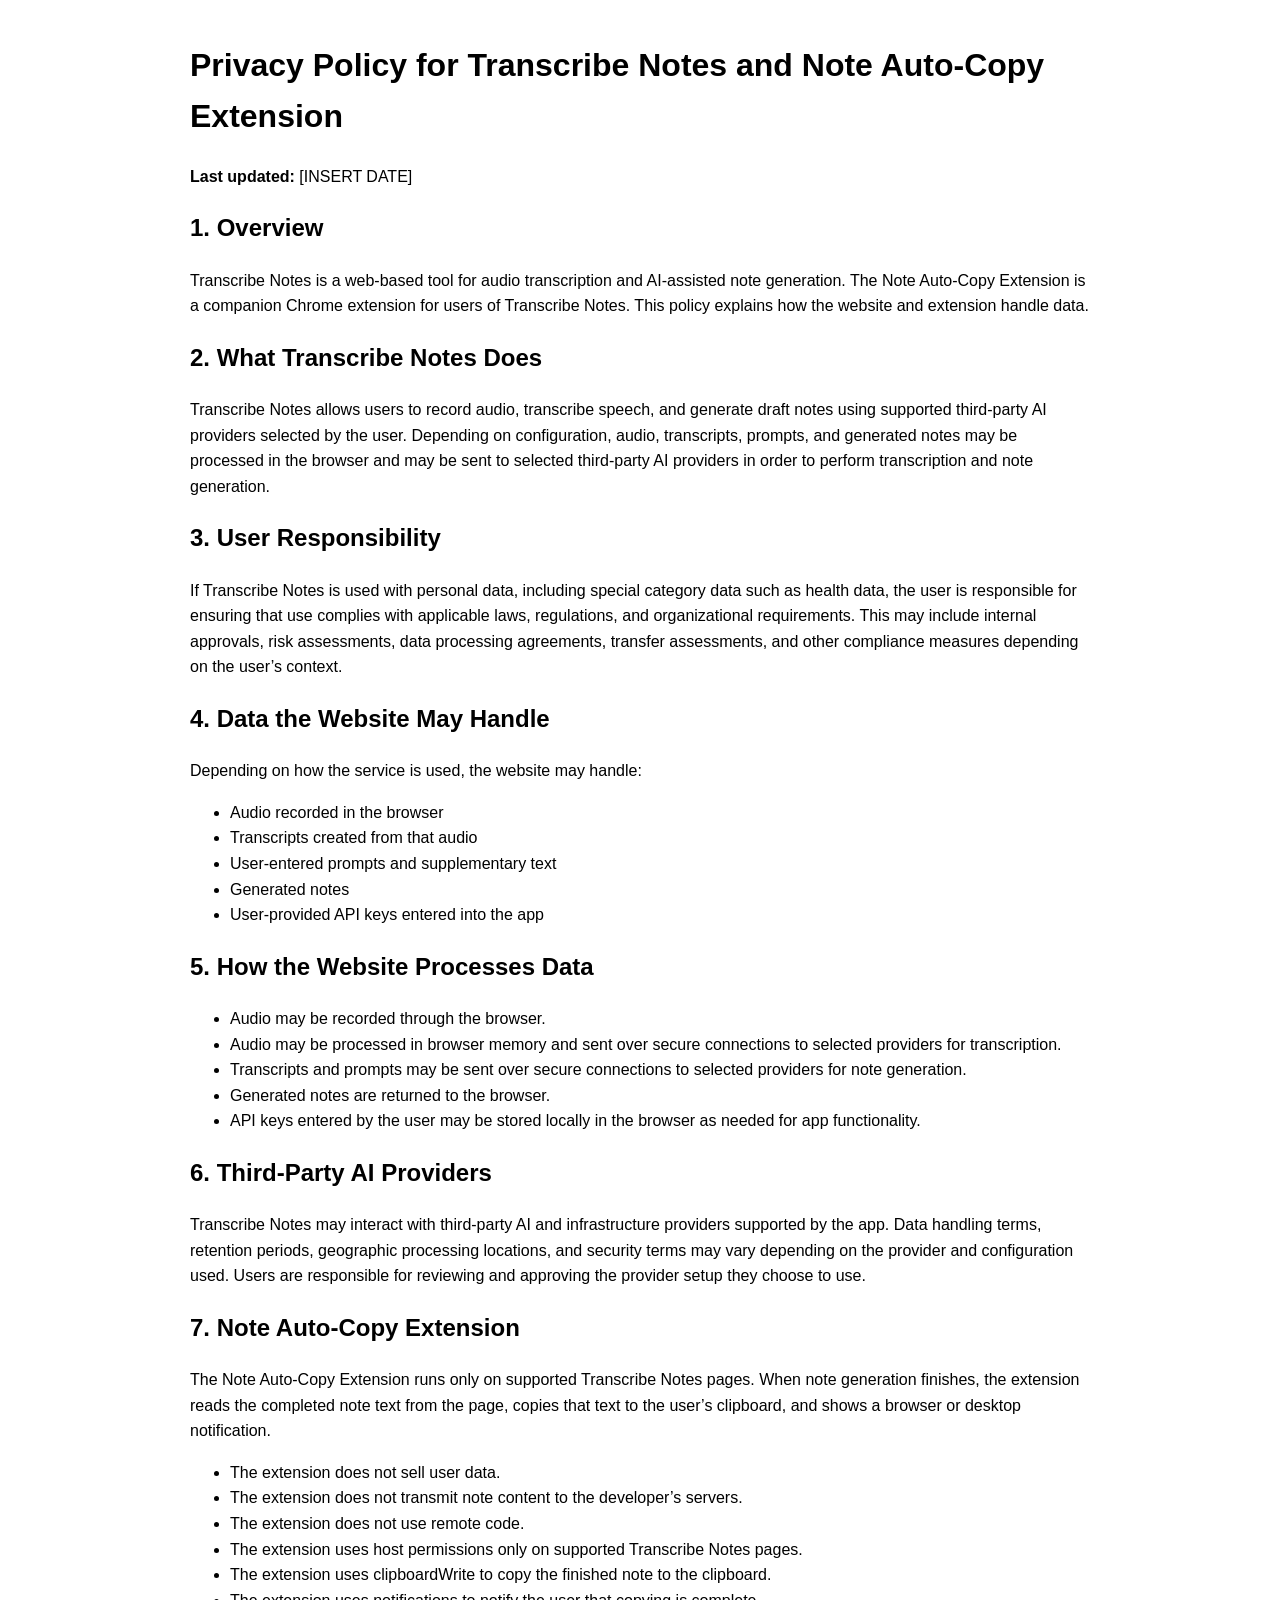
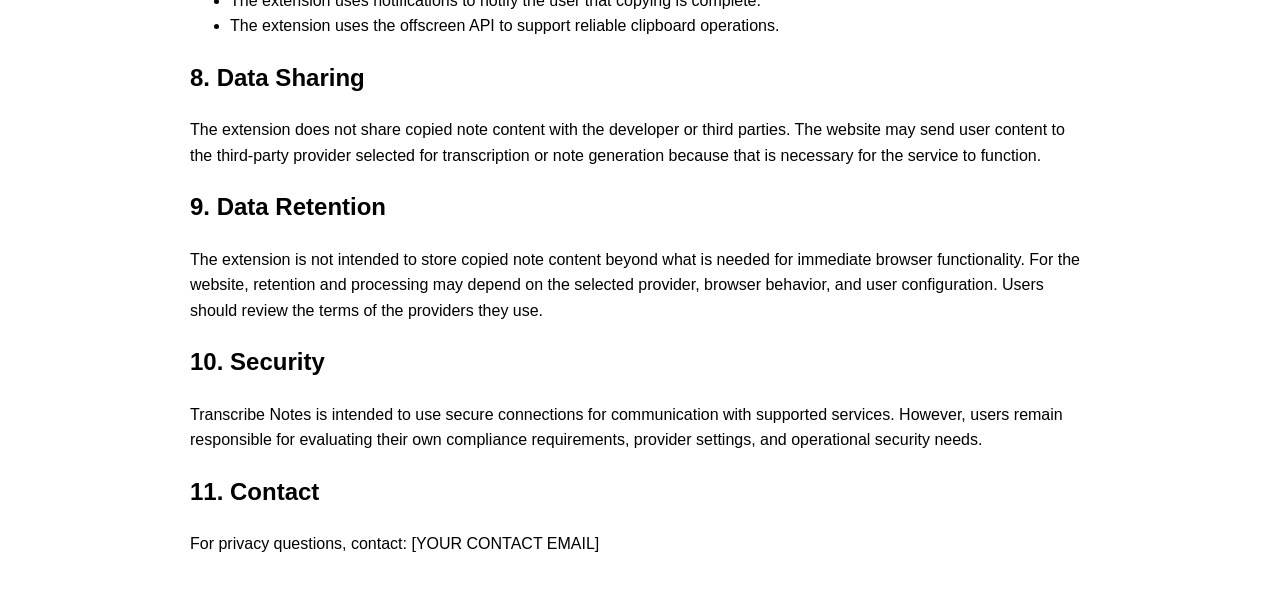
<file: privacy.html>
<!DOCTYPE html>
<html lang="en">
<head>
  <meta charset="utf-8" />
  <meta name="viewport" content="width=device-width, initial-scale=1" />
  <title>Privacy Policy - Transcribe Notes</title>
</head>
<body>
  <main style="max-width: 900px; margin: 40px auto; padding: 0 20px; font-family: Arial, sans-serif; line-height: 1.6;">
    <h1>Privacy Policy for Transcribe Notes and Note Auto-Copy Extension</h1>
    <p><strong>Last updated:</strong> [INSERT DATE]</p>

    <h2>1. Overview</h2>
    <p>
      Transcribe Notes is a web-based tool for audio transcription and AI-assisted note generation.
      The Note Auto-Copy Extension is a companion Chrome extension for users of Transcribe Notes.
      This policy explains how the website and extension handle data.
    </p>

    <h2>2. What Transcribe Notes Does</h2>
    <p>
      Transcribe Notes allows users to record audio, transcribe speech, and generate draft notes using
      supported third-party AI providers selected by the user. Depending on configuration, audio,
      transcripts, prompts, and generated notes may be processed in the browser and may be sent to
      selected third-party AI providers in order to perform transcription and note generation.
    </p>

    <h2>3. User Responsibility</h2>
    <p>
      If Transcribe Notes is used with personal data, including special category data such as health data,
      the user is responsible for ensuring that use complies with applicable laws, regulations, and
      organizational requirements. This may include internal approvals, risk assessments, data processing
      agreements, transfer assessments, and other compliance measures depending on the user’s context.
    </p>

    <h2>4. Data the Website May Handle</h2>
    <p>Depending on how the service is used, the website may handle:</p>
    <ul>
      <li>Audio recorded in the browser</li>
      <li>Transcripts created from that audio</li>
      <li>User-entered prompts and supplementary text</li>
      <li>Generated notes</li>
      <li>User-provided API keys entered into the app</li>
    </ul>

    <h2>5. How the Website Processes Data</h2>
    <ul>
      <li>Audio may be recorded through the browser.</li>
      <li>Audio may be processed in browser memory and sent over secure connections to selected providers for transcription.</li>
      <li>Transcripts and prompts may be sent over secure connections to selected providers for note generation.</li>
      <li>Generated notes are returned to the browser.</li>
      <li>API keys entered by the user may be stored locally in the browser as needed for app functionality.</li>
    </ul>

    <h2>6. Third-Party AI Providers</h2>
    <p>
      Transcribe Notes may interact with third-party AI and infrastructure providers supported by the app.
      Data handling terms, retention periods, geographic processing locations, and security terms may vary
      depending on the provider and configuration used. Users are responsible for reviewing and approving
      the provider setup they choose to use.
    </p>

    <h2>7. Note Auto-Copy Extension</h2>
    <p>
      The Note Auto-Copy Extension runs only on supported Transcribe Notes pages. When note generation
      finishes, the extension reads the completed note text from the page, copies that text to the user’s
      clipboard, and shows a browser or desktop notification.
    </p>
    <ul>
      <li>The extension does not sell user data.</li>
      <li>The extension does not transmit note content to the developer’s servers.</li>
      <li>The extension does not use remote code.</li>
      <li>The extension uses host permissions only on supported Transcribe Notes pages.</li>
      <li>The extension uses clipboardWrite to copy the finished note to the clipboard.</li>
      <li>The extension uses notifications to notify the user that copying is complete.</li>
      <li>The extension uses the offscreen API to support reliable clipboard operations.</li>
    </ul>

    <h2>8. Data Sharing</h2>
    <p>
      The extension does not share copied note content with the developer or third parties.
      The website may send user content to the third-party provider selected for transcription or
      note generation because that is necessary for the service to function.
    </p>

    <h2>9. Data Retention</h2>
    <p>
      The extension is not intended to store copied note content beyond what is needed for immediate
      browser functionality. For the website, retention and processing may depend on the selected provider,
      browser behavior, and user configuration. Users should review the terms of the providers they use.
    </p>

    <h2>10. Security</h2>
    <p>
      Transcribe Notes is intended to use secure connections for communication with supported services.
      However, users remain responsible for evaluating their own compliance requirements, provider settings,
      and operational security needs.
    </p>

    <h2>11. Contact</h2>
    <p>
      For privacy questions, contact: [YOUR CONTACT EMAIL]
    </p>
  </main>
</body>
</html>
</file>
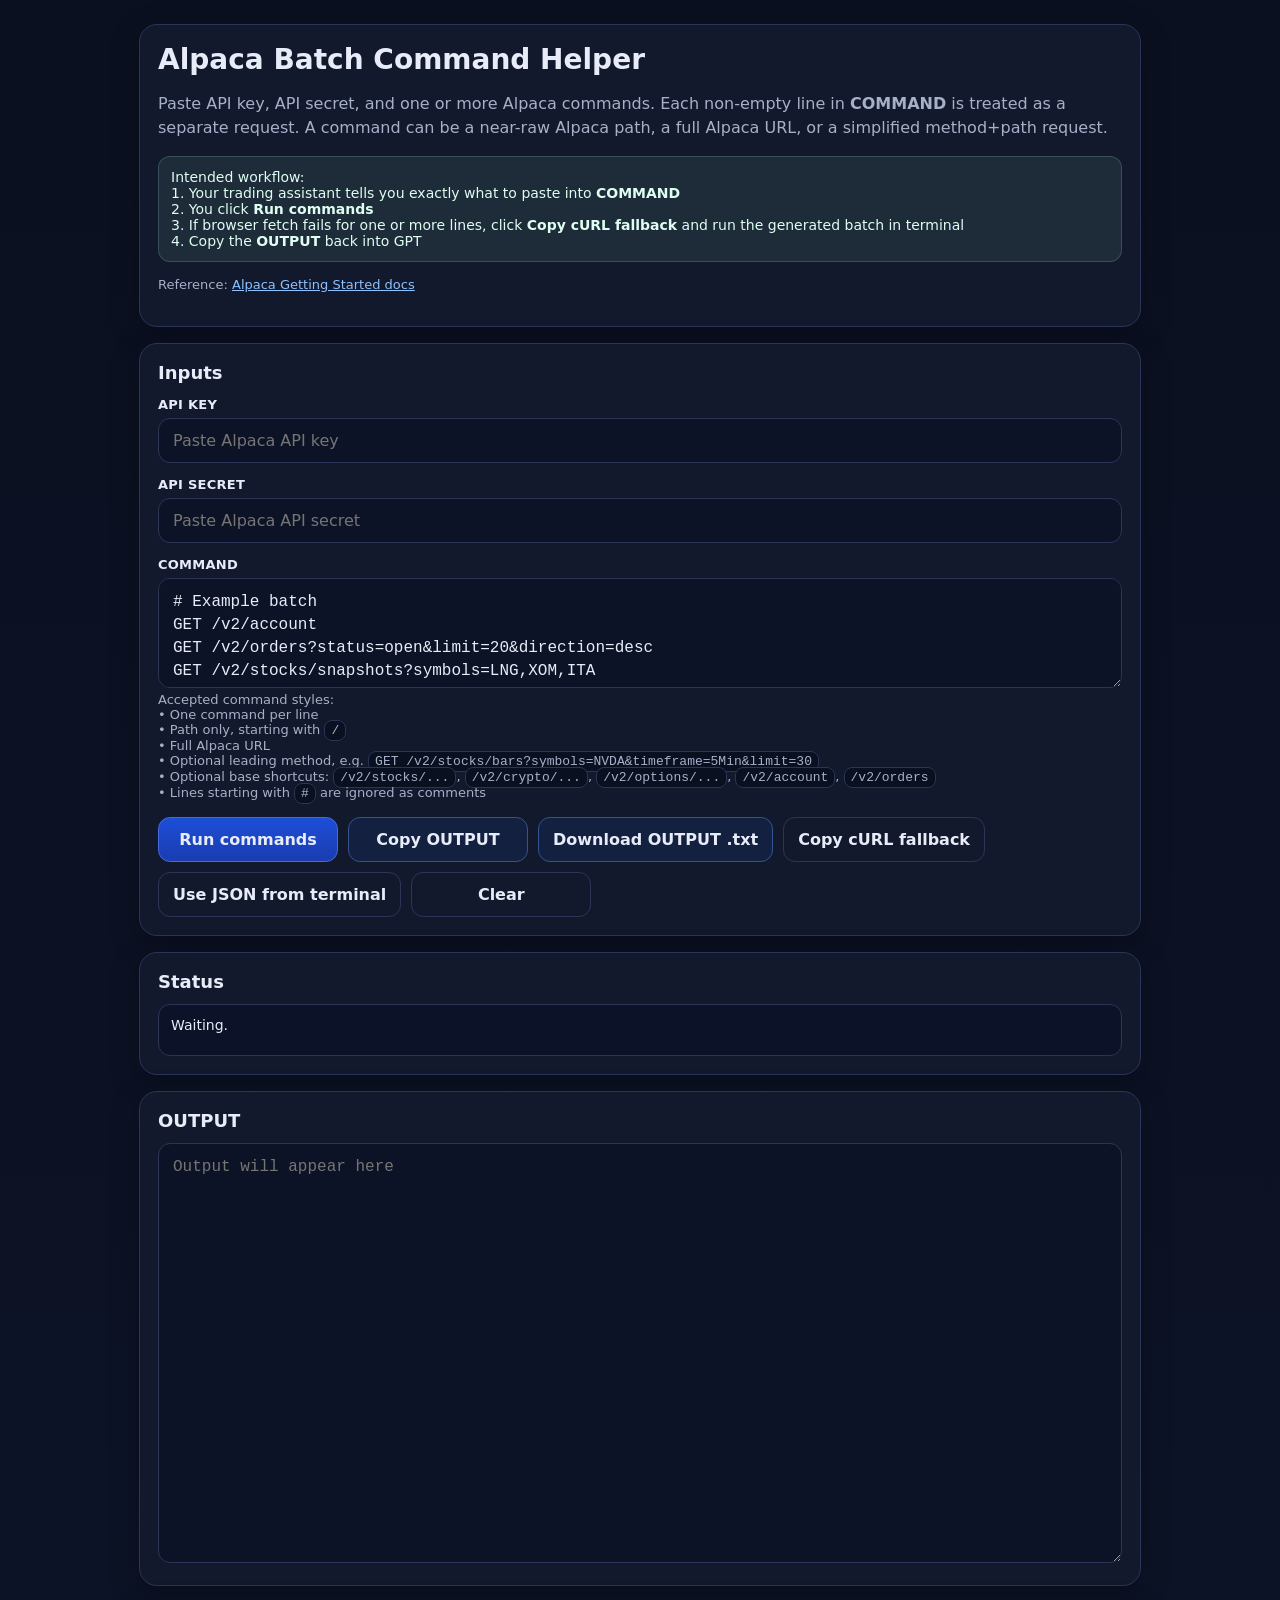
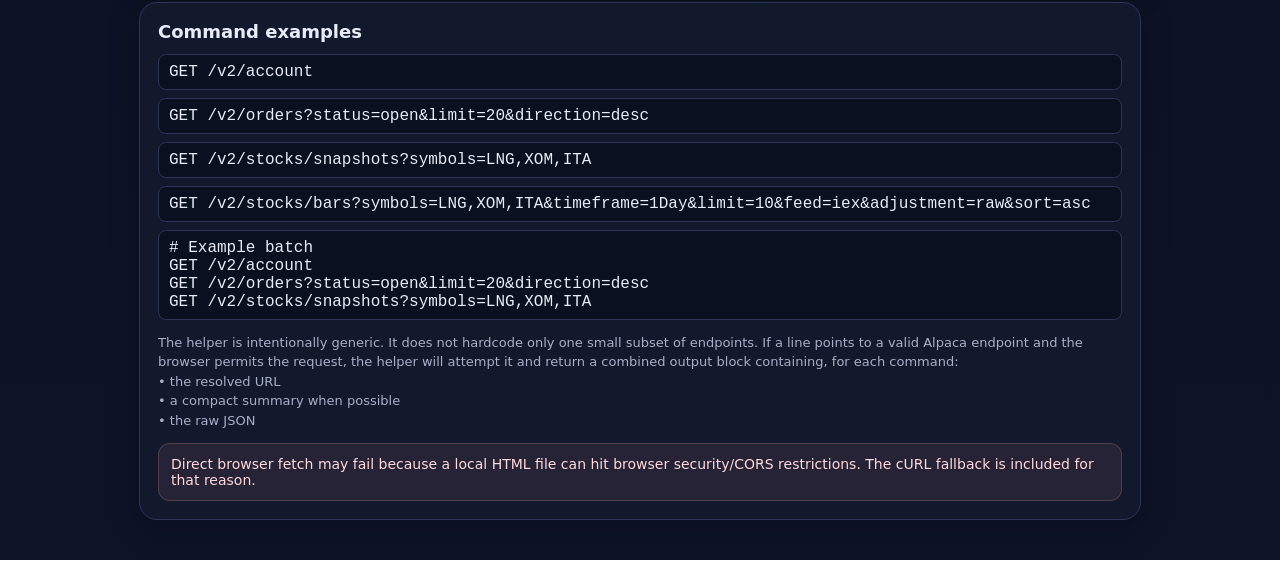
<file: div/alpaca.html>
<!DOCTYPE html>
<html lang="en">
<head>
  <meta charset="UTF-8" />
  <meta name="viewport" content="width=device-width, initial-scale=1.0" />
  <title>Alpaca Batch Command Helper</title>
  <style>
    :root {
      --bg: #0b1020;
      --panel: #131a2d;
      --text: #e8ecf8;
      --muted: #a7b0c9;
      --border: #2b3558;
      --mono: ui-monospace, SFMono-Regular, Menlo, Consolas, monospace;
      --sans: Inter, system-ui, -apple-system, Segoe UI, Roboto, sans-serif;
      --link: #8dc2ff;
    }
    * { box-sizing: border-box; }
    body {
      margin: 0;
      font-family: var(--sans);
      background: linear-gradient(180deg, #0b1020 0%, #0d1428 100%);
      color: var(--text);
    }
    .wrap {
      max-width: 1050px;
      margin: 0 auto;
      padding: 24px;
    }
    .card {
      background: rgba(19, 26, 45, 0.95);
      border: 1px solid var(--border);
      border-radius: 18px;
      padding: 18px;
      margin-bottom: 16px;
      box-shadow: 0 8px 30px rgba(0,0,0,0.25);
    }
    h1 { margin: 0 0 8px; font-size: 28px; }
    h2 { margin: 0 0 12px; font-size: 18px; }
    p, li { color: var(--muted); line-height: 1.5; }
    a { color: var(--link); }
    label {
      display: block;
      margin: 14px 0 6px;
      font-size: 13px;
      font-weight: 700;
      letter-spacing: 0.02em;
    }
    input, textarea, button {
      width: 100%;
      border-radius: 12px;
      border: 1px solid var(--border);
      background: #0d1326;
      color: var(--text);
      padding: 12px 14px;
      font: inherit;
    }
    textarea {
      min-height: 110px;
      resize: vertical;
      font-family: var(--mono);
      line-height: 1.45;
    }
    #output { min-height: 420px; }
    .buttons {
      display: flex;
      flex-wrap: wrap;
      gap: 10px;
      margin-top: 16px;
    }
    button {
      width: auto;
      min-width: 180px;
      cursor: pointer;
      background: linear-gradient(180deg, #1d4ed8, #1a3cb0);
      border: 1px solid #4669df;
      font-weight: 700;
    }
    button.secondary {
      background: #13203f;
      border-color: #36538f;
    }
    button.ghost {
      background: transparent;
      border-color: var(--border);
    }
    .status {
      white-space: pre-wrap;
      padding: 12px;
      border-radius: 12px;
      background: #0c1328;
      border: 1px solid var(--border);
      min-height: 52px;
      font-size: 14px;
    }
    .hint, .warn {
      padding: 12px;
      border-radius: 12px;
      font-size: 14px;
    }
    .hint {
      background: rgba(169, 255, 214, 0.08);
      border: 1px solid rgba(169, 255, 214, 0.18);
      color: #defef1;
    }
    .warn {
      background: rgba(255, 158, 161, 0.08);
      border: 1px solid rgba(255, 158, 161, 0.22);
      color: #ffd9db;
    }
    .small { font-size: 13px; color: var(--muted); }
    code {
      font-family: var(--mono);
      background: #09101f;
      border: 1px solid var(--border);
      border-radius: 8px;
      padding: 2px 6px;
    }
    .examples code {
      display: block;
      padding: 8px 10px;
      margin: 8px 0;
      white-space: pre-wrap;
      word-break: break-word;
    }
  </style>
</head>
<body>
  <div class="wrap">
    <div class="card">
      <h1>Alpaca Batch Command Helper</h1>
      <p>Paste API key, API secret, and one or more Alpaca commands. Each non-empty line in <strong>COMMAND</strong> is treated as a separate request. A command can be a near-raw Alpaca path, a full Alpaca URL, or a simplified method+path request.</p>
      <div class="hint">
        Intended workflow:
        <br>1. Your trading assistant tells you exactly what to paste into <strong>COMMAND</strong>
        <br>2. You click <strong>Run commands</strong>
        <br>3. If browser fetch fails for one or more lines, click <strong>Copy cURL fallback</strong> and run the generated batch in terminal
        <br>4. Copy the <strong>OUTPUT</strong> back into GPT
      </div>
      <p class="small">Reference: <a href="https://docs.alpaca.markets/docs/getting-started" target="_blank" rel="noopener noreferrer">Alpaca Getting Started docs</a></p>
    </div>

    <div class="card">
      <h2>Inputs</h2>
      <label for="key">API KEY</label>
      <input id="key" type="password" placeholder="Paste Alpaca API key" autocomplete="off" spellcheck="false" />

      <label for="secret">API SECRET</label>
      <input id="secret" type="password" placeholder="Paste Alpaca API secret" autocomplete="off" spellcheck="false" />

      <label for="command">COMMAND</label>
      <textarea id="command" placeholder="Paste one or more Alpaca paths or URLs here, one per line"></textarea>

      <div class="small">
        Accepted command styles:
        <br>• One command per line
        <br>• Path only, starting with <code>/</code>
        <br>• Full Alpaca URL
        <br>• Optional leading method, e.g. <code>GET /v2/stocks/bars?symbols=NVDA&timeframe=5Min&limit=30</code>
        <br>• Optional base shortcuts: <code>/v2/stocks/...</code>, <code>/v2/crypto/...</code>, <code>/v2/options/...</code>, <code>/v2/account</code>, <code>/v2/orders</code>
        <br>• Lines starting with <code>#</code> are ignored as comments
      </div>

      <div class="buttons">
        <button id="runBtn">Run commands</button>
        <button id="copyOutputBtn" class="secondary">Copy OUTPUT</button>
        <button id="downloadTxtBtn" class="secondary">Download OUTPUT .txt</button>
        <button id="copyCurlBtn" class="ghost">Copy cURL fallback</button>
        <button id="useJsonBtn" class="ghost">Use JSON from terminal</button>
        <button id="clearBtn" class="ghost">Clear</button>
      </div>
    </div>

    <div class="card">
      <h2>Status</h2>
      <div id="status" class="status">Waiting.</div>
    </div>

    <div class="card">
      <h2>OUTPUT</h2>
      <textarea id="output" placeholder="Output will appear here"></textarea>
    </div>

    <div class="card">
      <h2>Command examples</h2>
      <div class="examples">
        <code>GET /v2/account</code>
        <code>GET /v2/orders?status=open&limit=20&direction=desc</code>
        <code>GET /v2/stocks/snapshots?symbols=LNG,XOM,ITA</code>
        <code>GET /v2/stocks/bars?symbols=LNG,XOM,ITA&timeframe=1Day&limit=10&feed=iex&adjustment=raw&sort=asc</code>
        <code># Example batch
GET /v2/account
GET /v2/orders?status=open&limit=20&direction=desc
GET /v2/stocks/snapshots?symbols=LNG,XOM,ITA</code>
      </div>
      <p class="small">
        The helper is intentionally generic. It does not hardcode only one small subset of endpoints. If a line points to a valid Alpaca endpoint and the browser permits the request, the helper will attempt it and return a combined output block containing, for each command:
        <br>• the resolved URL
        <br>• a compact summary when possible
        <br>• the raw JSON
      </p>
      <div class="warn">
        Direct browser fetch may fail because a local HTML file can hit browser security/CORS restrictions. The cURL fallback is included for that reason.
      </div>
    </div>
  </div>

  <script>
    const $ = (id) => document.getElementById(id);

    const state = {
      requests: [],
      curls: [],
      output: '',
      results: []
    };

    function setStatus(msg) {
      $('status').textContent = msg;
    }

    function normalizeCommand(input) {
      const raw = (input || '').trim();
      if (!raw) throw new Error('COMMAND is empty.');

      let method = 'GET';
      let remainder = raw;

      const methodMatch = raw.match(/^(GET|POST|PUT|PATCH|DELETE|HEAD|OPTIONS)\s+(.+)$/i);
      if (methodMatch) {
        method = methodMatch[1].toUpperCase();
        remainder = methodMatch[2].trim();
      }

      let url = '';
      if (/^https?:\/\//i.test(remainder)) {
        url = remainder;
      } else if (remainder.startsWith('/')) {
        url = inferBaseAndJoin(remainder);
      } else {
        throw new Error('COMMAND must be a full URL or a path starting with "/".');
      }

      return { method, url, raw };
    }

    function inferBaseAndJoin(path) {
      const lower = path.toLowerCase();

      if (
        lower.startsWith('/v2/account') ||
        lower.startsWith('/v2/orders') ||
        lower.startsWith('/v2/positions') ||
        lower.startsWith('/v2/assets') ||
        lower.startsWith('/v2/watchlists') ||
        lower.startsWith('/v2/portfolio')
      ) {
        return 'https://paper-api.alpaca.markets' + path;
      }

      if (
        lower.startsWith('/v2/stocks/') ||
        lower.startsWith('/v2/crypto/') ||
        lower.startsWith('/v2/options/') ||
        lower.startsWith('/v1beta1/')
      ) {
        return 'https://data.alpaca.markets' + path;
      }

      return 'https://data.alpaca.markets' + path;
    }

    function buildCurl(method, url, key, secret) {
      const isWindows = navigator.userAgent.includes('Windows');
      if (isWindows) {
        return `curl --request ${method} "${url}" ^\n  --header "APCA-API-KEY-ID: ${key}" ^\n  --header "APCA-API-SECRET-KEY: ${secret}"`;
      }
      return `curl --request ${method} '${url}' \\\n  --header 'APCA-API-KEY-ID: ${key}' \\\n  --header 'APCA-API-SECRET-KEY: ${secret}'`;
    }

    function summarizeGeneric(json, url) {
      try {
        const u = new URL(url);
        const path = u.pathname.toLowerCase();

        if (json && json.bars && !Array.isArray(json.bars)) {
          const barsVal = json.bars;
          const keys = Object.keys(barsVal);
          if (keys.length && !Array.isArray(barsVal[keys[0]])) {
            return keys.sort().map(sym => {
              const b = barsVal[sym];
              return `${sym}: time=${b.t} open=${b.o} high=${b.h} low=${b.l} close=${b.c} volume=${b.v}`;
            }).join('\n');
          }
          return keys.sort().map(sym => {
            const arr = Array.isArray(barsVal[sym]) ? barsVal[sym] : [];
            const lines = arr.map(b => `${b.t}: O=${b.o} H=${b.h} L=${b.l} C=${b.c} V=${b.v}`);
            return `${sym}:\n${lines.join('\n')}`;
          }).join('\n\n');
        }

        if (json && json.quotes) {
          return Object.keys(json.quotes).sort().map(sym => {
            const q = json.quotes[sym];
            return `${sym}: time=${q.t} bid=${q.bp} bid_size=${q.bs} ask=${q.ap} ask_size=${q.as}`;
          }).join('\n');
        }

        if (json && json.trades) {
          return Object.keys(json.trades).sort().map(sym => {
            const t = json.trades[sym];
            return `${sym}: time=${t.t} price=${t.p} size=${t.s} exchange=${t.x}`;
          }).join('\n');
        }

        if (json && !Array.isArray(json) && json.snapshots) {
          return Object.keys(json.snapshots).sort().map(sym => {
            const s = json.snapshots[sym] || {};
            const latestTrade = s.latestTrade ? `latest_trade_price=${s.latestTrade.p}` : 'latest_trade_price=n/a';
            const latestQuote = s.latestQuote ? `bid=${s.latestQuote.bp} ask=${s.latestQuote.ap}` : 'bid=n/a ask=n/a';
            const minuteBar = s.minuteBar ? `minute_close=${s.minuteBar.c} minute_volume=${s.minuteBar.v}` : 'minute_close=n/a minute_volume=n/a';
            const dailyBar = s.dailyBar ? `daily_close=${s.dailyBar.c}` : 'daily_close=n/a';
            return `${sym}: ${latestTrade} ${latestQuote} ${minuteBar} ${dailyBar}`;
          }).join('\n');
        }

        if (path.includes('/v2/account') && json && typeof json === 'object') {
          return [
            `account_number=${json.account_number ?? 'n/a'}`,
            `status=${json.status ?? 'n/a'}`,
            `currency=${json.currency ?? 'n/a'}`,
            `cash=${json.cash ?? 'n/a'}`,
            `portfolio_value=${json.portfolio_value ?? 'n/a'}`,
            `buying_power=${json.buying_power ?? 'n/a'}`
          ].join('\n');
        }

        if (Array.isArray(json)) {
          return `Array response with ${json.length} items.`;
        }

        if (json && typeof json === 'object') {
          return `JSON object response with keys: ${Object.keys(json).join(', ')}`;
        }

        return String(json);
      } catch (e) {
        return 'Summary unavailable.';
      }
    }

    function splitCommands(text) {
      return (text || '')
        .split(/\r?\n/)
        .map(line => line.trim())
        .filter(line => line && !line.startsWith('#'));
    }

    function prepareRequests() {
      const key = $('key').value.trim();
      const secret = $('secret').value.trim();
      if (!key || !secret) throw new Error('API KEY and API SECRET are required.');

      const commands = splitCommands($('command').value);
      if (!commands.length) throw new Error('COMMAND is empty. Enter one or more commands, one per line.');

      const requests = commands.map((command, index) => {
        const parsed = normalizeCommand(command);
        return {
          index: index + 1,
          command,
          method: parsed.method,
          url: parsed.url,
          raw: parsed.raw
        };
      });

      state.requests = requests;
      state.curls = requests.map(req => `# Command ${req.index}: ${req.command}\n${buildCurl(req.method, req.url, key, secret)}`);
      return { key, secret, requests };
    }

    function buildCombinedOutput(results) {
      const output = results.map((result) => {
        if (result.ok) {
          const summary = summarizeGeneric(result.json, result.url);
          return [
            `ALPACA API OUTPUT ${result.index}`,
            `Original command: ${result.command}`,
            `Method: ${result.method}`,
            `Resolved URL: ${result.url}`,
            '',
            'Condensed result:',
            summary || '(No condensed result available.)',
            '',
            'Raw JSON:',
            JSON.stringify(result.json)
          ].join('\n');
        }

        return [
          `ALPACA API OUTPUT ${result.index}`,
          `Original command: ${result.command}`,
          `Method: ${result.method}`,
          `Resolved URL: ${result.url}`,
          '',
          'Error:',
          result.error,
          '',
          'Generated cURL:',
          result.curl || '(Unavailable)'
        ].join('\n');
      }).join('\n\n' + '='.repeat(80) + '\n\n');

      state.output = output;
      state.results = results;
      $('output').value = output;
      return output;
    }

    async function runCommands() {
      const { key, secret, requests } = prepareRequests();
      const results = [];

      setStatus(`Running ${requests.length} command(s)...`);

      for (let i = 0; i < requests.length; i += 1) {
        const req = requests[i];
        setStatus(`Running ${i + 1} of ${requests.length}: ${req.command}`);

        try {
          const res = await fetch(req.url, {
            method: req.method,
            headers: {
              'APCA-API-KEY-ID': key,
              'APCA-API-SECRET-KEY': secret
            }
          });

          const text = await res.text();
          let json;
          try {
            json = JSON.parse(text);
          } catch {
            throw new Error(`Response was not valid JSON. HTTP ${res.status}. Body: ${text.slice(0, 500)}`);
          }

          if (!res.ok) {
            throw new Error(`HTTP ${res.status}: ${JSON.stringify(json)}`);
          }

          results.push({
            ...req,
            ok: true,
            json,
            curl: buildCurl(req.method, req.url, key, secret)
          });
        } catch (err) {
          results.push({
            ...req,
            ok: false,
            error: String(err.message || err),
            curl: buildCurl(req.method, req.url, key, secret)
          });
        }
      }

      buildCombinedOutput(results);

      const okCount = results.filter(r => r.ok).length;
      const failCount = results.length - okCount;
      if (failCount === 0) {
        setStatus(`Success. ${okCount}/${results.length} commands completed.`);
      } else {
        setStatus(`Completed with issues. ${okCount}/${results.length} succeeded, ${failCount} failed. Use cURL fallback for failed commands if needed.`);
      }
    }

    async function copyText(text, successMessage) {
      try {
        await navigator.clipboard.writeText(text);
        setStatus(successMessage);
      } catch {
        setStatus('Clipboard copy failed. Copy manually.');
      }
    }

    async function useJsonFromTerminal() {
      const pasted = window.prompt(
        'Paste JSON from terminal here. You can paste either: \n1) a single JSON response object/array, or \n2) a JSON array like [{"command":"GET /v2/account","json":{...}}, {"command":"GET /v2/orders","json":[...]}]'
      );
      if (!pasted || !pasted.trim()) {
        setStatus('No JSON pasted.');
        return;
      }

      let parsed;
      try {
        parsed = JSON.parse(pasted);
      } catch {
        setStatus('Pasted text was not valid JSON.');
        return;
      }

      let results;
      if (Array.isArray(parsed)) {
        results = parsed.map((item, idx) => {
          if (item && typeof item === 'object' && 'json' in item) {
            const command = item.command || `Pasted result ${idx + 1}`;
            const normalized = (() => {
              try { return normalizeCommand(command); } catch { return { method: 'GET', url: item.url || 'pasted://json', raw: command }; }
            })();
            return {
              index: idx + 1,
              command,
              method: item.method || normalized.method,
              url: item.url || normalized.url,
              ok: true,
              json: item.json,
              curl: ''
            };
          }
          return {
            index: idx + 1,
            command: `Pasted result ${idx + 1}`,
            method: 'GET',
            url: 'pasted://json',
            ok: true,
            json: item,
            curl: ''
          };
        });
      } else {
        results = [{
          index: 1,
          command: 'Pasted result 1',
          method: 'GET',
          url: 'pasted://json',
          ok: true,
          json: parsed,
          curl: ''
        }];
      }

      buildCombinedOutput(results);
      setStatus(`OUTPUT built from pasted terminal JSON for ${results.length} result(s).`);
    }


    function downloadOutputTxt() {
      const val = $('output').value;
      if (!val || !val.trim()) {
        setStatus('There is no OUTPUT to download.');
        return;
      }

      const safeTs = new Date().toISOString().replace(/[:]/g, '-');
      const blob = new Blob([val], { type: 'text/plain;charset=utf-8' });
      const url = URL.createObjectURL(blob);
      const a = document.createElement('a');
      a.href = url;
      a.download = `alpaca-output-${safeTs}.txt`;
      document.body.appendChild(a);
      a.click();
      a.remove();
      URL.revokeObjectURL(url);
      setStatus('Downloaded OUTPUT as .txt');
    }

    function clearAll() {
      $('command').value = '';
      $('output').value = '';
      setStatus('Cleared.');
      state.requests = [];
      state.curls = [];
      state.output = '';
      state.results = [];
    }

    $('runBtn').addEventListener('click', async () => {
      try {
        await runCommands();
      } catch (e) {
        setStatus(e.message || String(e));
      }
    });

    $('copyOutputBtn').addEventListener('click', async () => {
      const val = $('output').value.trim();
      if (!val) return setStatus('There is no OUTPUT to copy.');
      await copyText(val, 'OUTPUT copied.');
    });

    $('downloadTxtBtn').addEventListener('click', downloadOutputTxt);

    $('copyCurlBtn').addEventListener('click', async () => {
      try {
        if (!state.curls.length) prepareRequests();
        await copyText(state.curls.join('\n\n'), 'cURL fallback copied.');
      } catch (e) {
        setStatus(e.message || String(e));
      }
    });

    $('useJsonBtn').addEventListener('click', async () => {
      await useJsonFromTerminal();
    });

    $('clearBtn').addEventListener('click', clearAll);

    $('command').value = `# Example batch\nGET /v2/account\nGET /v2/orders?status=open&limit=20&direction=desc\nGET /v2/stocks/snapshots?symbols=LNG,XOM,ITA`;
  </script>
</body>
</html>
</file>
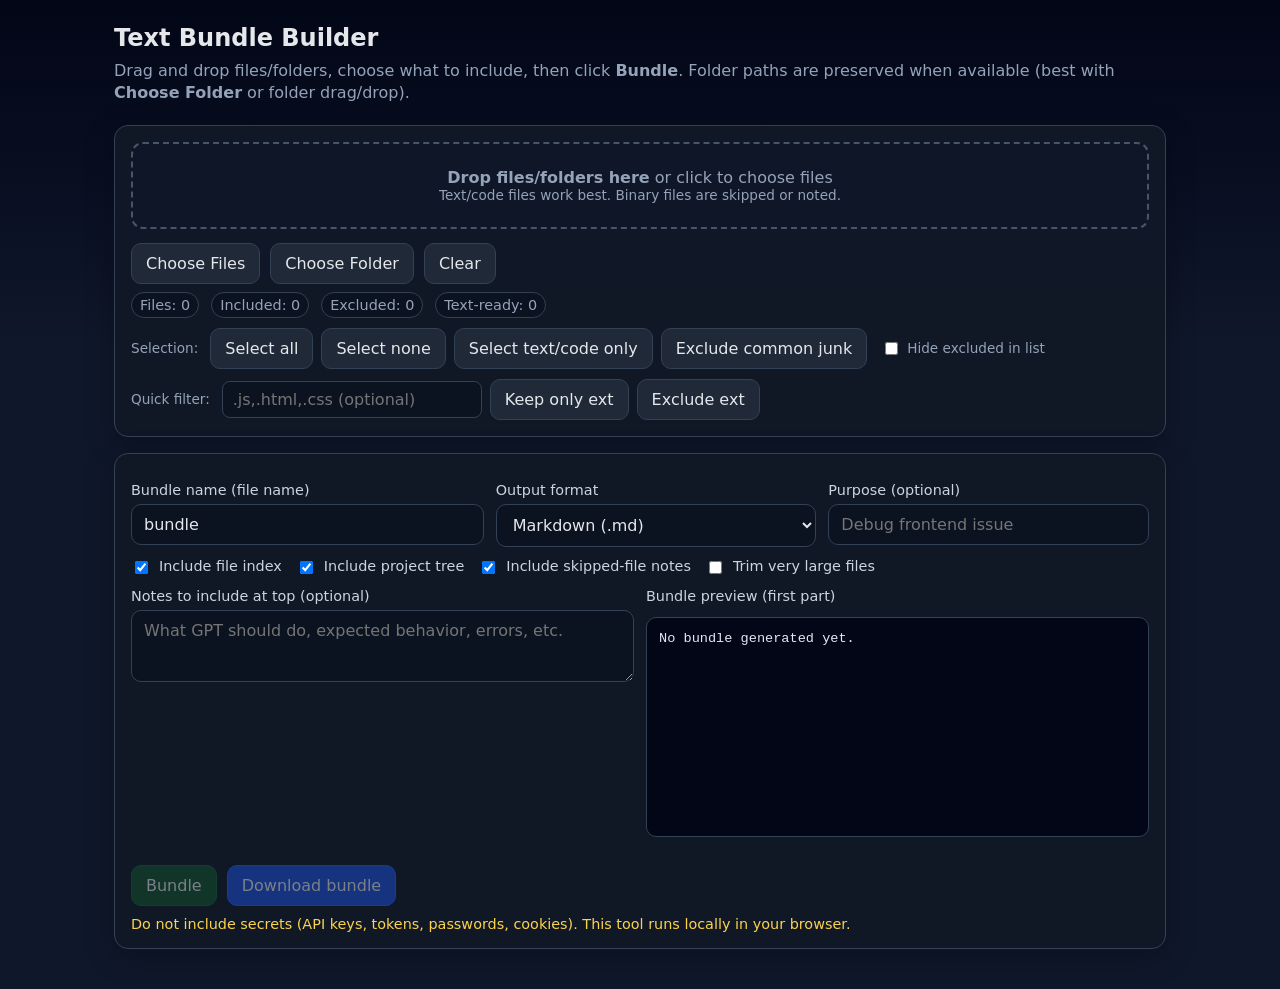
<file: div/bundle.html>
<!DOCTYPE html>
<html lang="en">
<head>
  <meta charset="UTF-8" />
  <meta name="viewport" content="width=device-width, initial-scale=1.0" />
  <title>Text Bundle Builder (Selectable Files)</title>
  <style>
    :root {
      --bg: #0f172a;
      --panel: #111827;
      --muted: #94a3b8;
      --text: #e5e7eb;
      --accent: #22c55e;
      --accent2: #3b82f6;
      --warn: #f59e0b;
      --danger: #ef4444;
      --border: #334155;
    }

    * { box-sizing: border-box; }

    body {
      margin: 0;
      font-family: system-ui, -apple-system, Segoe UI, Roboto, Helvetica, Arial, sans-serif;
      background: linear-gradient(180deg, #020617, #0f172a 35%);
      color: var(--text);
      min-height: 100vh;
    }

    .wrap {
      max-width: 1100px;
      margin: 0 auto;
      padding: 24px;
    }

    h1 {
      margin: 0 0 8px 0;
      font-size: 1.5rem;
    }

    .sub {
      margin: 0 0 20px 0;
      color: var(--muted);
      line-height: 1.4;
    }

    .panel {
      background: rgba(17, 24, 39, 0.92);
      border: 1px solid var(--border);
      border-radius: 14px;
      padding: 16px;
      margin-bottom: 16px;
      box-shadow: 0 8px 30px rgba(0,0,0,0.25);
    }

    .dropzone {
      border: 2px dashed #475569;
      border-radius: 12px;
      padding: 24px;
      text-align: center;
      transition: 0.15s ease;
      background: rgba(15, 23, 42, 0.55);
      cursor: pointer;
      user-select: none;
    }

    .dropzone.dragover {
      border-color: var(--accent2);
      background: rgba(59, 130, 246, 0.12);
      transform: translateY(-1px);
    }

    .dropzone p {
      margin: 0;
      color: var(--muted);
    }

    .row {
      display: grid;
      gap: 12px;
      grid-template-columns: 1fr 1fr;
      margin-top: 12px;
    }

    .row-3 {
      display: grid;
      gap: 12px;
      grid-template-columns: 1.1fr 1fr 1fr;
      margin-top: 12px;
    }

    @media (max-width: 760px) {
      .row, .row-3 {
        grid-template-columns: 1fr;
      }
    }

    label {
      display: block;
      font-size: 0.9rem;
      margin-bottom: 6px;
      color: #cbd5e1;
    }

    input[type="text"], select, textarea {
      width: 100%;
      border: 1px solid var(--border);
      background: #0b1220;
      color: var(--text);
      border-radius: 10px;
      padding: 10px 12px;
      font: inherit;
    }

    textarea {
      min-height: 72px;
      resize: vertical;
    }

    .controls {
      display: flex;
      flex-wrap: wrap;
      gap: 10px;
      margin-top: 14px;
    }

    .controls.compact {
      margin-top: 10px;
      gap: 8px;
    }

    button {
      border: 1px solid var(--border);
      background: #1f2937;
      color: var(--text);
      border-radius: 10px;
      padding: 10px 14px;
      font: inherit;
      cursor: pointer;
    }

    button:hover:not(:disabled) {
      filter: brightness(1.06);
    }

    button.primary {
      background: #14532d;
      border-color: #166534;
    }

    button.primary:hover:not(:disabled) {
      background: #166534;
    }

    button.blue {
      background: #1d4ed8;
      border-color: #2563eb;
    }

    button.blue:hover:not(:disabled) {
      background: #2563eb;
    }

    button:disabled {
      opacity: 0.5;
      cursor: not-allowed;
    }

    .small {
      font-size: 0.85rem;
      color: var(--muted);
    }

    .stats {
      display: flex;
      flex-wrap: wrap;
      gap: 12px;
      margin-top: 8px;
      color: var(--muted);
      font-size: 0.9rem;
    }

    .pill {
      border: 1px solid var(--border);
      background: #0b1220;
      padding: 4px 8px;
      border-radius: 999px;
    }

    .file-list {
      margin-top: 12px;
      max-height: 340px;
      overflow: auto;
      border: 1px solid var(--border);
      border-radius: 10px;
      background: #0b1220;
    }

    .file-item {
      display: grid;
      grid-template-columns: auto 1fr auto auto auto;
      gap: 8px;
      padding: 8px 10px;
      border-bottom: 1px solid rgba(51, 65, 85, 0.6);
      align-items: center;
      font-size: 0.9rem;
    }

    .file-item:last-child { border-bottom: none; }

    .path {
      overflow: hidden;
      text-overflow: ellipsis;
      white-space: nowrap;
    }

    .badge {
      padding: 2px 6px;
      border-radius: 999px;
      font-size: 0.75rem;
      border: 1px solid #475569;
      color: #cbd5e1;
      background: rgba(148, 163, 184, 0.08);
    }

    .badge.ok {
      border-color: #166534;
      color: #bbf7d0;
      background: rgba(34, 197, 94, 0.12);
    }

    .badge.skip {
      border-color: #92400e;
      color: #fde68a;
      background: rgba(245, 158, 11, 0.12);
    }

    .badge.off {
      border-color: #64748b;
      color: #cbd5e1;
      background: rgba(100, 116, 139, 0.10);
    }

    .badge.err {
      border-color: #991b1b;
      color: #fecaca;
      background: rgba(239, 68, 68, 0.12);
    }

    .mono {
      font-family: ui-monospace, SFMono-Regular, Menlo, Consolas, monospace;
    }

    .preview {
      width: 100%;
      min-height: 220px;
      background: #020617;
      color: #e2e8f0;
      border: 1px solid var(--border);
      border-radius: 10px;
      padding: 12px;
      white-space: pre-wrap;
      overflow: auto;
      font-family: ui-monospace, SFMono-Regular, Menlo, Consolas, monospace;
      font-size: 0.85rem;
      line-height: 1.35;
    }

    .warning {
      color: #fcd34d;
      margin-top: 10px;
      font-size: 0.9rem;
    }

    .footer-note {
      color: var(--muted);
      font-size: 0.8rem;
      margin-top: 10px;
      line-height: 1.4;
    }

    .checkboxes {
      display: flex;
      flex-wrap: wrap;
      gap: 14px;
      margin-top: 10px;
    }

    .checkboxes label {
      margin: 0;
      display: flex;
      align-items: center;
      gap: 8px;
      cursor: pointer;
      color: #cbd5e1;
    }

    .checkboxes input {
      transform: translateY(1px);
    }

    .select-cell {
      display: flex;
      align-items: center;
      justify-content: center;
      width: 22px;
    }

    .muted-row {
      opacity: 0.65;
    }

    .toolbar-line {
      display: flex;
      flex-wrap: wrap;
      gap: 8px;
      align-items: center;
      margin-top: 10px;
    }

    .toolbar-line .small-input {
      width: 260px;
      max-width: 100%;
      padding: 8px 10px;
      border-radius: 8px;
    }

    .toolbar-title {
      font-size: 0.85rem;
      color: var(--muted);
      margin-right: 4px;
    }
  </style>
</head>
<body>
  <div class="wrap">
    <h1>Text Bundle Builder</h1>
    <p class="sub">
      Drag and drop files/folders, choose what to include, then click <strong>Bundle</strong>.
      Folder paths are preserved when available (best with <strong>Choose Folder</strong> or folder drag/drop).
    </p>

    <div class="panel">
      <div id="dropzone" class="dropzone" tabindex="0" role="button" aria-label="Drop files here or click to select">
        <p><strong>Drop files/folders here</strong> or click to choose files</p>
        <p class="small">Text/code files work best. Binary files are skipped or noted.</p>
      </div>

      <input id="fileInput" type="file" multiple hidden />
      <input id="folderInput" type="file" webkitdirectory hidden />

      <div class="controls">
        <button id="pickFilesBtn" type="button">Choose Files</button>
        <button id="pickFolderBtn" type="button">Choose Folder</button>
        <button id="clearBtn" type="button">Clear</button>
      </div>

      <div class="stats" id="stats">
        <span class="pill">Files: 0</span>
        <span class="pill">Included: 0</span>
        <span class="pill">Excluded: 0</span>
        <span class="pill">Text-ready: 0</span>
      </div>

      <div class="toolbar-line">
        <span class="toolbar-title">Selection:</span>
        <button id="selectAllBtn" type="button">Select all</button>
        <button id="selectNoneBtn" type="button">Select none</button>
        <button id="selectTextBtn" type="button">Select text/code only</button>
        <button id="excludeCommonBtn" type="button">Exclude common junk</button>
        <label class="small" style="display:flex;align-items:center;gap:6px;margin:0 0 0 6px;">
          <input id="hideExcludedToggle" type="checkbox" />
          Hide excluded in list
        </label>
      </div>

      <div class="toolbar-line">
        <span class="toolbar-title">Quick filter:</span>
        <input id="extFilterInput" class="small-input mono" type="text" placeholder=".js,.html,.css (optional)" />
        <button id="keepOnlyExtBtn" type="button">Keep only ext</button>
        <button id="excludeExtBtn" type="button">Exclude ext</button>
      </div>

      <div id="fileList" class="file-list" hidden></div>
    </div>

    <div class="panel">
      <div class="row-3">
        <div>
          <label for="bundleName">Bundle name (file name)</label>
          <input id="bundleName" type="text" value="bundle" placeholder="bundle" />
        </div>
        <div>
          <label for="formatSelect">Output format</label>
          <select id="formatSelect">
            <option value="md" selected>Markdown (.md)</option>
            <option value="txt">Plain text (.txt)</option>
          </select>
        </div>
        <div>
          <label for="purpose">Purpose (optional)</label>
          <input id="purpose" type="text" placeholder="Debug frontend issue" />
        </div>
      </div>

      <div class="checkboxes">
        <label><input id="includeIndex" type="checkbox" checked /> Include file index</label>
        <label><input id="includeTree" type="checkbox" checked /> Include project tree</label>
        <label><input id="includeSkippedNotes" type="checkbox" checked /> Include skipped-file notes</label>
        <label><input id="trimLargeFiles" type="checkbox" /> Trim very large files</label>
      </div>

      <div class="row">
        <div>
          <label for="notes">Notes to include at top (optional)</label>
          <textarea id="notes" placeholder="What GPT should do, expected behavior, errors, etc."></textarea>
        </div>
        <div>
          <label for="previewBox">Bundle preview (first part)</label>
          <pre id="previewBox" class="preview">No bundle generated yet.</pre>
        </div>
      </div>

      <div class="controls">
        <button id="bundleBtn" class="primary" type="button" disabled>Bundle</button>
        <button id="downloadBtn" class="blue" type="button" disabled>Download bundle</button>
      </div>

      <div id="bundleInfo" class="footer-note"></div>
      <div class="warning">
        Do not include secrets (API keys, tokens, passwords, cookies). This tool runs locally in your browser.
      </div>
    </div>
  </div>

  <script>
    (() => {
      const dropzone = document.getElementById("dropzone");
      const fileInput = document.getElementById("fileInput");
      const folderInput = document.getElementById("folderInput");
      const pickFilesBtn = document.getElementById("pickFilesBtn");
      const pickFolderBtn = document.getElementById("pickFolderBtn");
      const clearBtn = document.getElementById("clearBtn");

      const selectAllBtn = document.getElementById("selectAllBtn");
      const selectNoneBtn = document.getElementById("selectNoneBtn");
      const selectTextBtn = document.getElementById("selectTextBtn");
      const excludeCommonBtn = document.getElementById("excludeCommonBtn");
      const hideExcludedToggle = document.getElementById("hideExcludedToggle");
      const extFilterInput = document.getElementById("extFilterInput");
      const keepOnlyExtBtn = document.getElementById("keepOnlyExtBtn");
      const excludeExtBtn = document.getElementById("excludeExtBtn");

      const fileListEl = document.getElementById("fileList");
      const statsEl = document.getElementById("stats");

      const bundleNameEl = document.getElementById("bundleName");
      const formatSelectEl = document.getElementById("formatSelect");
      const purposeEl = document.getElementById("purpose");
      const notesEl = document.getElementById("notes");

      const includeIndexEl = document.getElementById("includeIndex");
      const includeTreeEl = document.getElementById("includeTree");
      const includeSkippedNotesEl = document.getElementById("includeSkippedNotes");
      const trimLargeFilesEl = document.getElementById("trimLargeFiles");

      const bundleBtn = document.getElementById("bundleBtn");
      const downloadBtn = document.getElementById("downloadBtn");
      const previewBox = document.getElementById("previewBox");
      const bundleInfoEl = document.getElementById("bundleInfo");

      /**
       * Stored files
       * { file: File, path: string, included: boolean, sourceDrop?: number }
       */
      let selectedEntries = [];
      let bundleText = "";
      let bundleMime = "text/plain;charset=utf-8";
      let bundleFilename = "bundle.md";
      let dropCounter = 0;

      const MAX_FILE_READ_BYTES = 2 * 1024 * 1024;
      const TRIM_TO_CHARS = 200 * 1024;

      const TEXT_EXTENSIONS = new Set([
        "txt","md","markdown","rst","log",
        "html","htm","css","scss","sass","less",
        "js","mjs","cjs","jsx","ts","tsx","vue","svelte",
        "json","jsonc","yaml","yml","toml","ini","cfg","conf","env","gitignore",
        "xml","svg","csv","tsv",
        "py","rb","php","java","kt","kts","c","h","cpp","hpp","cs","go","rs","swift","scala","sh","bash","zsh","ps1","sql",
        "dockerfile","makefile"
      ]);

      const COMMON_BINARY_EXTENSIONS = new Set([
        "png","jpg","jpeg","gif","webp","bmp","ico","pdf","doc","docx","xls","xlsx","ppt","pptx",
        "zip","rar","7z","tar","gz","bz2","xz",
        "mp3","wav","ogg","m4a","flac","mp4","mkv","mov","avi","webm",
        "ttf","otf","woff","woff2","eot",
        "exe","dll","so","dylib","bin","class","jar","war",
        "psd","ai","sketch","fig"
      ]);

      const EXCLUDE_DIR_PATTERNS = [
        "/node_modules/",
        "/.git/",
        "/dist/",
        "/build/",
        "/coverage/",
        "/.next/",
        "/.nuxt/",
        "/out/",
        "/vendor/",
        "/target/",
        "/.cache/"
      ];

      const EXCLUDE_FILE_SUFFIXES = [
        ".min.js",
        ".min.css",
        ".lock",
        "package-lock.json",
        "pnpm-lock.yaml",
        "yarn.lock"
      ];

      function getExt(path) {
        const base = path.split("/").pop() || path;
        if (!base.includes(".")) {
          const lowered = base.toLowerCase();
          if (TEXT_EXTENSIONS.has(lowered)) return lowered;
          return "";
        }
        return base.slice(base.lastIndexOf(".") + 1).toLowerCase();
      }

      function isProbablyTextFile(file, path) {
        const ext = getExt(path);
        if (COMMON_BINARY_EXTENSIONS.has(ext)) return false;
        if (TEXT_EXTENSIONS.has(ext)) return true;

        const t = (file.type || "").toLowerCase();
        if (t.startsWith("text/")) return true;
        if (t.includes("json") || t.includes("xml") || t.includes("javascript") || t.includes("typescript") || t.includes("svg")) return true;

        return true;
      }

      function detectMarkdownFenceLang(path) {
        const ext = getExt(path);
        const map = {
          js: "javascript", mjs: "javascript", cjs: "javascript",
          ts: "typescript", tsx: "tsx", jsx: "jsx",
          html: "html", htm: "html",
          css: "css", scss: "scss", sass: "sass", less: "less",
          json: "json", jsonc: "json",
          yml: "yaml", yaml: "yaml",
          xml: "xml", svg: "xml",
          md: "markdown", markdown: "markdown",
          py: "python", sh: "bash", bash: "bash", zsh: "bash", ps1: "powershell",
          rb: "ruby", php: "php", java: "java", kt: "kotlin", kts: "kotlin",
          c: "c", h: "c", cpp: "cpp", hpp: "cpp", cs: "csharp",
          go: "go", rs: "rust", swift: "swift", scala: "scala",
          sql: "sql", csv: "csv", tsv: "tsv", log: "text", txt: "text",
          toml: "toml", ini: "ini", cfg: "ini", conf: "ini"
        };
        return map[ext] || "";
      }

      function normalizeNewlines(s) {
        return s.replace(/\r\n/g, "\n").replace(/\r/g, "\n");
      }

      function safeFilenameBase(name) {
        return (name || "bundle")
          .trim()
          .replace(/[<>:"/\\|?*\x00-\x1F]/g, "_")
          .replace(/\s+/g, "_")
          .replace(/_+/g, "_")
          .replace(/^_+|_+$/g, "") || "bundle";
      }

      function formatBytes(bytes) {
        if (bytes < 1024) return `${bytes} B`;
        if (bytes < 1024 * 1024) return `${(bytes / 1024).toFixed(1)} KB`;
        return `${(bytes / (1024 * 1024)).toFixed(2)} MB`;
      }

      function escapeHtml(s) {
        return String(s)
          .replace(/&/g, "&amp;")
          .replace(/</g, "&lt;")
          .replace(/>/g, "&gt;")
          .replace(/"/g, "&quot;");
      }

      function parseExtList(raw) {
        return raw
          .split(",")
          .map(s => s.trim().toLowerCase())
          .filter(Boolean)
          .map(s => s.startsWith(".") ? s.slice(1) : s);
      }

      function shouldExcludeCommonPath(path) {
        const p = "/" + path.replace(/\\/g, "/").toLowerCase();
        if (EXCLUDE_DIR_PATTERNS.some(seg => p.includes(seg))) return true;

        const base = path.split("/").pop().toLowerCase();
        if (COMMON_BINARY_EXTENSIONS.has(getExt(path))) return true;
        if (EXCLUDE_FILE_SUFFIXES.some(sfx => base.endsWith(sfx))) return true;

        return false;
      }

      function updateStats(renderItems = null) {
        const total = selectedEntries.length;
        const includedCount = selectedEntries.filter(e => e.included).length;
        const excludedCount = total - includedCount;

        let textReadyCount = 0;
        if (renderItems) {
          const map = new Map(renderItems.map(i => [i.path, i]));
          for (const e of selectedEntries) {
            if (!e.included) continue;
            const r = map.get(e.path);
            const textReady = r ? (r.status === "ok") : isProbablyTextFile(e.file, e.path);
            if (textReady) textReadyCount++;
          }
        } else {
          textReadyCount = selectedEntries.filter(e => e.included && isProbablyTextFile(e.file, e.path)).length;
        }

        statsEl.innerHTML = `
          <span class="pill">Files: ${total}</span>
          <span class="pill">Included: ${includedCount}</span>
          <span class="pill">Excluded: ${excludedCount}</span>
          <span class="pill">Text-ready: ${textReadyCount}</span>
        `;
      }

      function getVisibleEntriesSorted() {
        const hiddenExcluded = hideExcludedToggle.checked;
        return selectedEntries
          .slice()
          .sort((a, b) => a.path.localeCompare(b.path))
          .filter(e => !(hiddenExcluded && !e.included));
      }

      function renderSelectedList(preStatuses = null) {
        if (!selectedEntries.length) {
          fileListEl.hidden = true;
          fileListEl.innerHTML = "";
          updateStats(preStatuses ? Array.from(preStatuses.values()) : null);
          bundleBtn.disabled = true;
          downloadBtn.disabled = true;
          return;
        }

        fileListEl.hidden = false;
        const visible = getVisibleEntriesSorted();

        const rows = visible.map((entry, idx) => {
          const { file, path, included } = entry;
          let status = preStatuses?.get(path) || (isProbablyTextFile(file, path) ? "ok" : "skip");
          if (!included) status = "off";
          const statusClass = status === "ok" ? "ok" : status === "skip" ? "skip" : status === "off" ? "off" : "err";
          const statusText =
            status === "ok" ? "text" :
            status === "skip" ? "binary?" :
            status === "off" ? "excluded" : "error";

          return `
            <div class="file-item ${included ? "" : "muted-row"}">
              <div class="select-cell">
                <input type="checkbox" data-path="${escapeHtml(path)}" class="include-toggle" ${included ? "checked" : ""} />
              </div>
              <div class="path mono" title="${escapeHtml(path)}">${escapeHtml(path)}</div>
              <div class="badge ${statusClass}">${statusText}</div>
              <div class="small">${formatBytes(file.size)}</div>
              <button type="button" class="small-action" data-action="toggle" data-path="${escapeHtml(path)}" style="padding:4px 8px;border-radius:8px;">
                ${included ? "Exclude" : "Include"}
              </button>
            </div>
          `;
        });

        if (!rows.length) {
          fileListEl.innerHTML = `<div class="file-item"><div class="small" style="grid-column: 1 / -1;">No files visible (all hidden by filter).</div></div>`;
        } else {
          fileListEl.innerHTML = rows.join("");
        }

        updateStats();
        bundleBtn.disabled = selectedEntries.filter(e => e.included).length === 0;
      }

      function setIncludeByPath(path, value) {
        const entry = selectedEntries.find(e => e.path === path);
        if (!entry) return;
        entry.included = Boolean(value);
      }

      function applySelection(fn) {
        for (const e of selectedEntries) {
          e.included = !!fn(e);
        }
        renderSelectedList();
        previewBox.textContent = "Selection changed. Click “Bundle” to regenerate preview.";
        downloadBtn.disabled = true;
        bundleInfoEl.textContent = "";
      }

      function applyExtFilter(mode) {
        const exts = parseExtList(extFilterInput.value || "");
        if (!exts.length) return;

        const extSet = new Set(exts);
        if (mode === "keepOnly") {
          applySelection((e) => extSet.has(getExt(e.path)));
        } else if (mode === "exclude") {
          for (const e of selectedEntries) {
            if (extSet.has(getExt(e.path))) e.included = false;
          }
          renderSelectedList();
          previewBox.textContent = "Selection changed. Click “Bundle” to regenerate preview.";
          downloadBtn.disabled = true;
          bundleInfoEl.textContent = "";
        }
      }

      function dedupeAndAddFiles(fileList, sourceLabel = "manual") {
        const existing = new Set(selectedEntries.map(e => e.path));
        let added = 0;
        dropCounter += 1;

        for (const file of Array.from(fileList)) {
          const path = (file.webkitRelativePath && file.webkitRelativePath.trim()) || file.name;
          if (existing.has(path)) continue;

          selectedEntries.push({
            file,
            path,
            included: true,
            sourceDrop: dropCounter
          });
          existing.add(path);
          added++;
        }

        renderSelectedList();
        if (added > 0) {
          previewBox.textContent = "Files added. Exclude/include what you want, then click “Bundle”.";
          bundleInfoEl.textContent = "";
          downloadBtn.disabled = true;
        }
      }

      async function extractFileEntriesFromDrop(event) {
        const items = Array.from(event.dataTransfer?.items || []);
        if (!items.length) {
          dedupeAndAddFiles(event.dataTransfer?.files || []);
          return;
        }

        const supportsEntries = items.some(it => typeof it.webkitGetAsEntry === "function");
        if (!supportsEntries) {
          dedupeAndAddFiles(event.dataTransfer.files || []);
          return;
        }

        const collected = [];

        async function walkEntry(entry, parentPath = "") {
          if (!entry) return;
          if (entry.isFile) {
            await new Promise((resolve) => {
              entry.file((file) => {
                const path = parentPath ? `${parentPath}/${file.name}` : file.name;
                try {
                  Object.defineProperty(file, "webkitRelativePath", {
                    value: path,
                    configurable: true
                  });
                } catch {}
                collected.push(file);
                resolve();
              }, () => resolve());
            });
          } else if (entry.isDirectory) {
            const reader = entry.createReader();
            const dirName = entry.name;
            const nextParent = parentPath ? `${parentPath}/${dirName}` : dirName;

            while (true) {
              const entries = await new Promise((resolve) => reader.readEntries(resolve, () => resolve([])));
              if (!entries.length) break;
              for (const child of entries) {
                await walkEntry(child, nextParent);
              }
            }
          }
        }

        for (const item of items) {
          const entry = item.webkitGetAsEntry?.();
          if (entry) {
            await walkEntry(entry, "");
          } else {
            const f = item.getAsFile?.();
            if (f) collected.push(f);
          }
        }

        dedupeAndAddFiles(collected, "drop");
      }

      async function readTextFile(file) {
        if (file.size > MAX_FILE_READ_BYTES) {
          throw new Error(`File too large (${formatBytes(file.size)} > ${formatBytes(MAX_FILE_READ_BYTES)})`);
        }

        let text = await file.text();
        if (/\u0000/.test(text)) {
          throw new Error("Contains null bytes (likely binary)");
        }

        text = normalizeNewlines(text);

        if (trimLargeFilesEl.checked && text.length > TRIM_TO_CHARS) {
          const headLen = Math.floor(TRIM_TO_CHARS * 0.7);
          const tailLen = Math.floor(TRIM_TO_CHARS * 0.3);
          const head = text.slice(0, headLen);
          const tail = text.slice(-tailLen);
          text = `${head}\n\n[...TRIMMED ${text.length - head.length - tail.length} CHARS...]\n\n${tail}`;
        }

        return text;
      }

      function buildProjectTree(paths) {
        const root = {};

        for (const p of paths.sort()) {
          const parts = p.split("/").filter(Boolean);
          let node = root;
          for (const part of parts) {
            if (!node[part]) node[part] = {};
            node = node[part];
          }
        }

        function render(node, prefix = "") {
          const keys = Object.keys(node).sort((a, b) => a.localeCompare(b));
          const lines = [];
          keys.forEach((k, idx) => {
            const last = idx === keys.length - 1;
            const connector = last ? "└─ " : "├─ ";
            lines.push(prefix + connector + k);
            const child = node[k];
            if (Object.keys(child).length) {
              lines.push(...render(child, prefix + (last ? "   " : "│  ")));
            }
          });
          return lines;
        }

        return render(root).join("\n");
      }

      function mdFenceForContent(content) {
        return content.includes("```") ? "````" : "```";
      }

      async function generateBundle() {
        const includedEntries = selectedEntries.filter(e => e.included);
        if (!includedEntries.length) return;

        bundleBtn.disabled = true;
        downloadBtn.disabled = true;
        previewBox.textContent = "Bundling...";
        bundleInfoEl.textContent = "";

        const fmt = formatSelectEl.value;
        const now = new Date();
        const stamp = now.toISOString();

        const sorted = includedEntries.slice().sort((a, b) => a.path.localeCompare(b.path));
        const results = []; // included files processing results

        for (const entry of sorted) {
          const { file, path } = entry;
          if (!isProbablyTextFile(file, path)) {
            results.push({ path, status: "skip", error: "Likely binary (skipped)", size: file.size });
            continue;
          }
          try {
            const text = await readTextFile(file);
            results.push({ path, status: "ok", text, size: file.size });
          } catch (err) {
            results.push({
              path,
              status: "skip",
              error: err instanceof Error ? err.message : String(err),
              size: file.size
            });
          }
        }

        const statusMap = new Map(results.map(r => [r.path, r]));
        renderSelectedList(statusMap);

        const okFiles = results.filter(r => r.status === "ok");
        const skippedIncluded = results.filter(r => r.status !== "ok");
        const manuallyExcluded = selectedEntries.filter(e => !e.included);

        const headerName = safeFilenameBase(bundleNameEl.value || "bundle");
        const purpose = (purposeEl.value || "").trim();
        const notes = normalizeNewlines(notesEl.value || "").trim();

        let out = "";

        if (fmt === "md") {
          out += `# BUNDLE: ${headerName}\n\n`;
          out += `Created: ${stamp}\n`;
          if (purpose) out += `Purpose: ${purpose}\n`;
          out += `Format: Markdown bundle\n`;
          out += `Files selected: ${includedEntries.length}\n`;
          out += `Files included (readable): ${okFiles.length}\n`;
          out += `Selected but skipped: ${skippedIncluded.length}\n`;
          out += `Manually excluded: ${manuallyExcluded.length}\n\n`;

          if (notes) {
            out += `## Notes\n\n${notes}\n\n`;
          }

          if (includeIndexEl.checked) {
            out += `## Index\n\n`;
            let n = 1;
            for (const r of okFiles) out += `${n++}. \`${r.path}\`\n`;
            if (includeSkippedNotesEl.checked && skippedIncluded.length) {
              for (const r of skippedIncluded) out += `${n++}. \`${r.path}\` *(selected but skipped)*\n`;
            }
            out += `\n`;
          }

          if (includeTreeEl.checked) {
            out += `## Project Tree (selected files)\n\n`;
            out += "```text\n";
            out += buildProjectTree(includedEntries.map(e => e.path)) + "\n";
            out += "```\n\n";
          }

          for (const r of okFiles) {
            const lang = detectMarkdownFenceLang(r.path);
            const fence = mdFenceForContent(r.text);
            out += `## FILE: ${r.path}\n\n`;
            out += `${fence}${lang ? lang : ""}\n${r.text}\n${fence}\n\n`;
          }

          if (includeSkippedNotesEl.checked) {
            if (skippedIncluded.length) {
              out += `## Selected But Skipped\n\n`;
              for (const r of skippedIncluded) {
                out += `- \`${r.path}\` — ${r.error || "Skipped"} (${formatBytes(r.size)})\n`;
              }
              out += `\n`;
            }

            if (manuallyExcluded.length) {
              out += `## Manually Excluded Files\n\n`;
              for (const e of manuallyExcluded.sort((a,b)=>a.path.localeCompare(b.path))) {
                out += `- \`${e.path}\` (${formatBytes(e.file.size)})\n`;
              }
              out += `\n`;
            }
          }
        } else {
          out += `BUNDLE: ${headerName}\n`;
          out += `Created: ${stamp}\n`;
          if (purpose) out += `Purpose: ${purpose}\n`;
          out += `Format: Plain text bundle\n`;
          out += `Files selected: ${includedEntries.length}\n`;
          out += `Files included (readable): ${okFiles.length}\n`;
          out += `Selected but skipped: ${skippedIncluded.length}\n`;
          out += `Manually excluded: ${manuallyExcluded.length}\n\n`;

          if (notes) {
            out += `NOTES\n${notes}\n\n`;
          }

          if (includeIndexEl.checked) {
            out += `INDEX\n`;
            let n = 1;
            for (const r of okFiles) out += `${n++}. ${r.path}\n`;
            if (includeSkippedNotesEl.checked && skippedIncluded.length) {
              for (const r of skippedIncluded) out += `${n++}. ${r.path} (selected but skipped)\n`;
            }
            out += `\n`;
          }

          if (includeTreeEl.checked) {
            out += `PROJECT TREE (SELECTED FILES)\n`;
            out += buildProjectTree(includedEntries.map(e => e.path)) + "\n\n";
          }

          for (const r of okFiles) {
            out += `===== BEGIN FILE: ${r.path} =====\n`;
            out += `${r.text}\n`;
            out += `===== END FILE: ${r.path} =====\n\n`;
          }

          if (includeSkippedNotesEl.checked) {
            if (skippedIncluded.length) {
              out += `===== SELECTED BUT SKIPPED =====\n`;
              for (const r of skippedIncluded) {
                out += `- ${r.path} | ${r.error || "Skipped"} | ${formatBytes(r.size)}\n`;
              }
              out += `===== END SELECTED BUT SKIPPED =====\n\n`;
            }

            if (manuallyExcluded.length) {
              out += `===== MANUALLY EXCLUDED FILES =====\n`;
              for (const e of manuallyExcluded.sort((a,b)=>a.path.localeCompare(b.path))) {
                out += `- ${e.path} | ${formatBytes(e.file.size)}\n`;
              }
              out += `===== END MANUALLY EXCLUDED FILES =====\n\n`;
            }
          }
        }

        bundleText = out;
        bundleMime = "text/plain;charset=utf-8";
        bundleFilename = `${headerName}.${fmt === "md" ? "md" : "txt"}`;

        previewBox.textContent = out.slice(0, 12000) + (out.length > 12000 ? "\n\n...[preview truncated]..." : "");
        bundleInfoEl.textContent = `Bundle ready: ${bundleFilename} (${formatBytes(new Blob([bundleText]).size)})`;
        downloadBtn.disabled = false;
        bundleBtn.disabled = false;
      }

      function downloadBundle() {
        if (!bundleText) return;
        const blob = new Blob([bundleText], { type: bundleMime });
        const url = URL.createObjectURL(blob);

        const a = document.createElement("a");
        a.href = url;
        a.download = bundleFilename;
        document.body.appendChild(a);
        a.click();
        a.remove();

        setTimeout(() => URL.revokeObjectURL(url), 2000);
      }

      function clearAll() {
        selectedEntries = [];
        bundleText = "";
        bundleFilename = "bundle.md";
        previewBox.textContent = "No bundle generated yet.";
        bundleInfoEl.textContent = "";
        fileInput.value = "";
        folderInput.value = "";
        renderSelectedList();
      }

      // File list interactions (checkboxes + include/exclude buttons)
      fileListEl.addEventListener("change", (e) => {
        const target = e.target;
        if (!(target instanceof HTMLInputElement)) return;
        if (!target.classList.contains("include-toggle")) return;
        const path = target.dataset.path;
        if (!path) return;
        setIncludeByPath(path, target.checked);
        renderSelectedList();
        previewBox.textContent = "Selection changed. Click “Bundle” to regenerate preview.";
        downloadBtn.disabled = true;
        bundleInfoEl.textContent = "";
      });

      fileListEl.addEventListener("click", (e) => {
        const btn = e.target.closest("button[data-action='toggle']");
        if (!btn) return;
        const path = btn.dataset.path;
        if (!path) return;
        const entry = selectedEntries.find(x => x.path === path);
        if (!entry) return;
        entry.included = !entry.included;
        renderSelectedList();
        previewBox.textContent = "Selection changed. Click “Bundle” to regenerate preview.";
        downloadBtn.disabled = true;
        bundleInfoEl.textContent = "";
      });

      // Top controls
      pickFilesBtn.addEventListener("click", () => fileInput.click());
      pickFolderBtn.addEventListener("click", () => folderInput.click());
      clearBtn.addEventListener("click", clearAll);

      selectAllBtn.addEventListener("click", () => applySelection(() => true));
      selectNoneBtn.addEventListener("click", () => applySelection(() => false));
      selectTextBtn.addEventListener("click", () => applySelection((e) => isProbablyTextFile(e.file, e.path)));
      excludeCommonBtn.addEventListener("click", () => {
        for (const e of selectedEntries) {
          if (shouldExcludeCommonPath(e.path)) e.included = false;
        }
        renderSelectedList();
        previewBox.textContent = "Selection changed. Click “Bundle” to regenerate preview.";
        downloadBtn.disabled = true;
        bundleInfoEl.textContent = "";
      });

      hideExcludedToggle.addEventListener("change", () => renderSelectedList());

      keepOnlyExtBtn.addEventListener("click", () => applyExtFilter("keepOnly"));
      excludeExtBtn.addEventListener("click", () => applyExtFilter("exclude"));

      fileInput.addEventListener("change", (e) => {
        dedupeAndAddFiles(e.target.files || []);
      });

      folderInput.addEventListener("change", (e) => {
        dedupeAndAddFiles(e.target.files || []);
      });

      dropzone.addEventListener("click", () => fileInput.click());
      dropzone.addEventListener("keydown", (e) => {
        if (e.key === "Enter" || e.key === " ") {
          e.preventDefault();
          fileInput.click();
        }
      });

      ["dragenter", "dragover"].forEach(type => {
        dropzone.addEventListener(type, (e) => {
          e.preventDefault();
          e.stopPropagation();
          dropzone.classList.add("dragover");
        });
      });

      ["dragleave", "dragend", "drop"].forEach(type => {
        dropzone.addEventListener(type, (e) => {
          e.preventDefault();
          e.stopPropagation();
          if (type !== "drop") dropzone.classList.remove("dragover");
        });
      });

      dropzone.addEventListener("drop", async (e) => {
        dropzone.classList.remove("dragover");
        await extractFileEntriesFromDrop(e);
      });

      bundleBtn.addEventListener("click", generateBundle);
      downloadBtn.addEventListener("click", downloadBundle);

      renderSelectedList();
    })();
  </script>
</body>
</html>
</file>
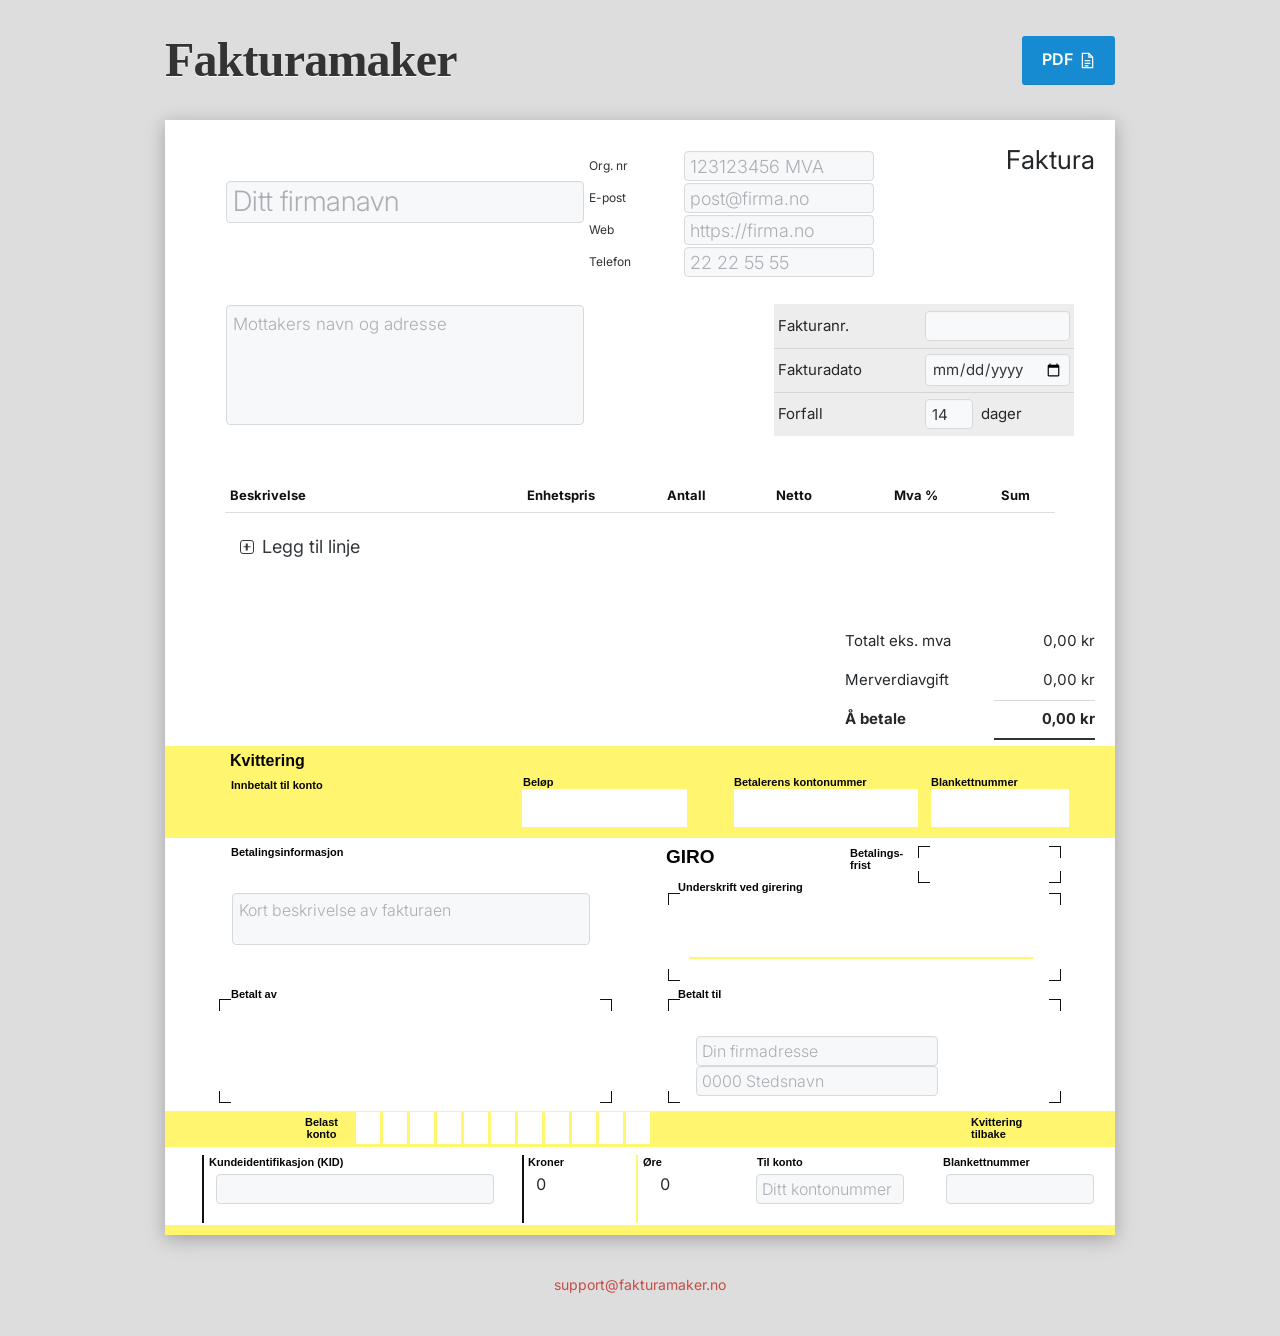
<file: div/fakturamaker.html>
<!doctype html>
<html lang="no">
<head>
  <meta charset="utf-8">
  <meta name="viewport" content="width=device-width, initial-scale=1">
  <title>Fakturamaker.no</title>
  <meta name="description" content="Lag en enkel faktura og skriv den ut som PDF.">
  <link rel="preconnect" href="https://fonts.googleapis.com">
  <link rel="preconnect" href="https://fonts.gstatic.com" crossorigin>
  <link href="https://fonts.googleapis.com/css2?family=Inter:wght@300;400;500;600;700&amp;display=swap" rel="stylesheet">
  <style>
    :root {
      --page-width: 950px;
      --paper-height: 1115px;
      --ink: #25282b;
      --muted: #9aa0a6;
      --field: #f7f8f9;
      --field-border: #d7dadd;
      --blue: #168bd1;
      --giro-yellow: #fff56e;
    }

    *, *::before, *::after { box-sizing: border-box; }

    html {
      min-width: 990px;
      background: #dddddd;
    }

    body {
      margin: 0;
      color: var(--ink);
      background: #dddddd;
      font-family: Inter, "Helvetica Neue", Arial, sans-serif;
      font-size: 14px;
      line-height: 1.35;
      -webkit-font-smoothing: antialiased;
    }

    button, input, textarea { font: inherit; }

    .app-shell {
      width: var(--page-width);
      margin: 0 auto;
    }

    .app-header {
      height: 120px;
      display: flex;
      align-items: center;
      justify-content: space-between;
    }

    .brand {
      margin: 0;
      font-family: Georgia, "Times New Roman", serif;
      font-size: 48px;
      line-height: 1;
      font-weight: 700;
      letter-spacing: -.8px;
      color: #333;
      text-shadow: 0 1px rgba(255,255,255,.75);
    }

    .brand a { color: inherit; text-decoration: none; }

    .pdf-button {
      width: 93px;
      height: 49px;
      border: 0;
      border-radius: 3px;
      color: #fff;
      background: var(--blue);
      box-shadow: inset 0 -1px rgba(0,0,0,.08);
      display: inline-flex;
      align-items: center;
      justify-content: center;
      gap: 7px;
      font-size: 16px;
      font-weight: 600;
      cursor: pointer;
      transition: background .15s ease, transform .05s ease;
    }

    .pdf-button:hover { background: #087fc4; }
    .pdf-button:active { transform: translateY(1px); }
    .pdf-button svg { width: 15px; height: 17px; }

    .billing {
      position: relative;
      width: var(--page-width);
      height: var(--paper-height);
      background: #fff;
      box-shadow: 0 4px 18px rgba(0,0,0,.27);
      overflow: hidden;
    }

    .field {
      display: block;
      width: 100%;
      min-width: 0;
      border: 1px solid var(--field-border);
      border-radius: 4px;
      outline: none;
      color: #32363a;
      background: var(--field);
      box-shadow: inset 0 1px 2px rgba(0,0,0,.025);
      transition: border-color .14s ease, box-shadow .14s ease, background .14s ease;
    }

    .field::placeholder { color: #a9afb5; opacity: 1; }

    .field:hover { border-color: #c7cbd0; }

    .field:focus {
      border-color: #6db6e4;
      background: #fff;
      box-shadow: 0 0 0 3px rgba(22,139,209,.13);
    }

    .company-name {
      position: absolute;
      left: 61px;
      top: 61px;
      width: 358px;
      height: 42px;
      padding: 3px 6px 5px;
      font-size: 28px;
      font-weight: 300;
    }

    .contact-info {
      position: absolute;
      left: 424px;
      top: 30px;
      width: 285px;
      margin: 0;
      display: grid;
      grid-template-columns: 95px 190px;
      grid-template-rows: repeat(4, 32px);
      align-items: center;
      font-size: 12px;
    }

    .contact-info dt,
    .contact-info dd { margin: 0; }

    .contact-info dt { padding-left: 0; color: #2f3336; }

    .contact-info .field {
      height: 30px;
      padding: 4px 5px;
      font-size: 18px;
      font-weight: 300;
    }

    .invoice-word {
      position: absolute;
      top: 20px;
      right: 20px;
      margin: 0;
      font-size: 26px;
      line-height: 39px;
      font-weight: 400;
    }

    .recipient {
      position: absolute;
      left: 61px;
      top: 185px;
      width: 358px;
      height: 120px;
      padding: 6px;
      resize: none;
      font-size: 17px;
      font-weight: 300;
      line-height: 1.45;
    }

    .invoice-meta {
      position: absolute;
      left: 609px;
      top: 184px;
      width: 300px;
      border-collapse: collapse;
      font-size: 15px;
    }

    .invoice-meta td {
      height: 44px;
      padding: 4px;
      background: #ededed;
      border-bottom: 1px solid #d6d6d6;
    }

    .invoice-meta tr:last-child td { border-bottom: 0; }
    .invoice-meta .meta-label { width: 152px; }

    .invoice-meta .field {
      height: 30px;
      padding: 4px 6px;
      background: #f8f9fa;
    }

    .due-control {
      display: flex;
      align-items: center;
      gap: 8px;
      white-space: nowrap;
    }

    .invoice-meta input[type="date"] { height: 32px; }
    .due-control .field { width: 48px; }

    .items-area {
      position: absolute;
      left: 60px;
      top: 360px;
      width: 830px;
      height: 205px;
    }

    .items-table {
      width: 100%;
      border-collapse: collapse;
      table-layout: fixed;
      font-size: 13px;
    }

    .items-table col:nth-child(1) { width: 194px; }
    .items-table col:nth-child(2) { width: 181px; }
    .items-table col:nth-child(3) { width: 111px; }
    .items-table col:nth-child(4) { width: 106px; }
    .items-table col:nth-child(5) { width: 126px; }
    .items-table col:nth-child(6) { width: 92px; }
    .items-table col:nth-child(7) { width: 20px; }

    .items-table th {
      height: 32px;
      padding: 0 5px 7px;
      border-bottom: 1px solid #dddddd;
      text-align: left;
      vertical-align: bottom;
      font-weight: 700;
      font-size: 13px;
      color: #111;
    }

    .items-table th.num,
    .items-table td.num { text-align: right; }

    .items-table td {
      height: 37px;
      padding: 3px 4px;
      border-bottom: 1px solid #e7e7e7;
      vertical-align: middle;
    }

    .line-input {
      width: 100%;
      height: 29px;
      padding: 3px 5px;
      border: 1px solid transparent;
      border-radius: 3px;
      outline: none;
      background: transparent;
      color: #2c3033;
    }

    .line-input:hover { border-color: #e0e2e4; background: #fafafa; }
    .line-input:focus { border-color: #6db6e4; background: #fff; box-shadow: 0 0 0 2px rgba(22,139,209,.11); }
    .line-input.num { text-align: right; }

    .remove-line {
      width: 22px;
      height: 28px;
      padding: 0;
      border: 0;
      background: transparent;
      color: #c2504c;
      font-size: 16px;
      line-height: 1;
      opacity: .35;
      cursor: pointer;
    }

    .items-table tr:hover .remove-line { opacity: 1; }

    .add-line {
      width: 136px;
      height: 48px;
      margin-top: 10px;
      margin-left: 10px;
      padding: 5px;
      border: 0;
      background: transparent;
      color: #33383c;
      display: inline-flex;
      align-items: center;
      gap: 8px;
      font-size: 18px;
      line-height: 27px;
      cursor: pointer;
    }

    .add-line:hover { color: #087fc4; }

    .plus-box {
      width: 14px;
      height: 14px;
      border: 1.5px solid currentColor;
      border-radius: 3px;
      position: relative;
    }

    .plus-box::before,
    .plus-box::after {
      content: "";
      position: absolute;
      left: 50%;
      top: 50%;
      width: 7px;
      height: 1.5px;
      background: currentColor;
      transform: translate(-50%,-50%);
    }

    .plus-box::after { transform: translate(-50%,-50%) rotate(90deg); }

    .totals {
      position: absolute;
      left: 680px;
      top: 502px;
      width: 250px;
      border-collapse: collapse;
      font-size: 15px;
    }

    .totals td { height: 39px; padding: 4px 0; }
    .totals .amount { width: 101px; text-align: right; font-variant-numeric: tabular-nums; }
    .totals .grand td { font-weight: 700; }
    .totals .grand .amount { border-top: 1px solid #d8d8d8; border-bottom: 2px solid #333; }

    /* ==================== GIROBLANKETT ==================== */
    .giro-form {
      position: absolute;
      inset: 0;
      z-index: 1;
      pointer-events: none;
      color: #050505;
      font-family: Arial, Helvetica, sans-serif;
      font-size: 11px;
      line-height: 1.08;
    }

    .giro-yellow {
      position: absolute;
      left: 0;
      width: 100%;
      background: var(--giro-yellow);
    }

    .giro-top-band { top: 626px; height: 92px; }
    .giro-account-band { top: 991px; height: 36px; }
    .giro-bottom-band { top: 1105px; height: 10px; }

    .giro-label {
      position: absolute;
      margin: 0;
      font-weight: 700;
    }

    .receipt-title { left: 65px; top: 632px; font-size: 16px; }
    .receipt-account-label { left: 66px; top: 660px; }
    .receipt-amount-label { left: 358px; top: 657px; }
    .payer-account-label { left: 569px; top: 657px; }
    .receipt-form-label { left: 766px; top: 657px; }

    .receipt-white-box {
      position: absolute;
      top: 669px;
      height: 38px;
      background: #fff;
    }

    .receipt-amount-box { left: 357px; width: 165px; }
    .payer-account-box { left: 569px; width: 184px; }
    .receipt-form-box { left: 766px; width: 138px; }

    .payment-info-label { left: 66px; top: 727px; }
    .giro-title { left: 501px; top: 727px; font-size: 19px; line-height: 1; }
    .due-date-label { left: 685px; top: 728px; width: 62px; }
    .signature-label { left: 513px; top: 762px; }
    .payer-label { left: 66px; top: 869px; }
    .payee-label { left: 513px; top: 869px; }

    .signature-line {
      position: absolute;
      left: 524px;
      top: 837px;
      width: 344px;
      height: 2px;
      background: var(--giro-yellow);
    }

    .corner-frame {
      position: absolute;
    }

    .corner-frame .corner {
      position: absolute;
      width: 12px;
      height: 12px;
    }

    .corner-frame .top-left { left: 0; top: 0; border-left: 1px solid #111; border-top: 1px solid #111; }
    .corner-frame .top-right { right: 0; top: 0; border-right: 1px solid #111; border-top: 1px solid #111; }
    .corner-frame .bottom-left { left: 0; bottom: 0; border-left: 1px solid #111; border-bottom: 1px solid #111; }
    .corner-frame .bottom-right { right: 0; bottom: 0; border-right: 1px solid #111; border-bottom: 1px solid #111; }

    .due-date-frame { left: 753px; top: 726px; width: 143px; height: 37px; }
    .signature-frame { left: 503px; top: 773px; width: 393px; height: 88px; }
    .payer-frame { left: 54px; top: 879px; width: 393px; height: 104px; }
    .payee-frame { left: 503px; top: 879px; width: 393px; height: 104px; }

    .debit-label { left: 134px; top: 997px; width: 45px; text-align: center; }
    .receipt-return-label { left: 806px; top: 997px; width: 55px; text-align: left; }

    .account-cells {
      position: absolute;
      left: 191px;
      top: 992px;
      height: 32px;
      display: flex;
      gap: 3px;
    }

    .account-cells span { width: 24px; height: 32px; background: #fff; }

    .bottom-column-label { top: 1037px; }
    .kid-label { left: 44px; }
    .kroner-label { left: 363px; }
    .ore-label { left: 478px; }
    .to-account-label { left: 592px; }
    .blankett-label { left: 778px; }

    .bottom-divider {
      position: absolute;
      top: 1035px;
      height: 68px;
      border-left: 2px solid #111;
    }

    .divider-one { left: 37px; }
    .divider-two { left: 357px; }
    .divider-three { left: 471px; border-color: var(--giro-yellow); }

    .payment-info {
      position: absolute;
      left: 67px;
      top: 773px;
      width: 358px;
      height: 52px;
      padding: 6px;
      resize: none;
      font-size: 16px;
      font-weight: 300;
      line-height: 1.35;
      z-index: 3;
    }

    .payee-address {
      position: absolute;
      left: 531px;
      top: 916px;
      width: 242px;
      z-index: 3;
    }

    .payee-address .field {
      height: 30px;
      padding: 4px 5px;
      font-size: 16px;
      font-weight: 300;
    }

    .bottom-fields {
      position: absolute;
      left: 51px;
      top: 1054px;
      width: 879px;
      height: 30px;
      z-index: 3;
    }

    .bottom-fields > * { position: absolute; top: 0; }
    .bottom-fields > .sr-only { width: 1px; height: 1px; }
    #kid { left: 0; width: 278px; }
    #wholeAmount { left: 290px; width: 70px; }
    #decimalAmount { left: 414px; width: 70px; }
    #accountNumber { left: 540px; width: 148px; }
    #formId { left: 730px; width: 148px; }

    .bottom-fields .field {
      height: 30px;
      padding: 4px 5px;
      font-size: 16px;
      font-weight: 300;
    }

    .money-part {
      text-align: center;
      font-size: 16px;
      font-variant-numeric: tabular-nums;
    }

    .app-footer {
      height: 101px;
      display: flex;
      align-items: center;
      justify-content: center;
    }

    .app-footer a {
      color: #c84b47;
      text-decoration: none;
      font-size: 14px;
    }

    .app-footer a:hover { text-decoration: underline; }

    .sr-only {
      position: absolute;
      width: 1px;
      height: 1px;
      padding: 0;
      margin: -1px;
      overflow: hidden;
      clip: rect(0,0,0,0);
      white-space: nowrap;
      border: 0;
    }

    @media (max-width: 989px) {
      html { min-width: 0; }
      body { overflow-x: auto; }
      .app-shell { margin-left: 20px; margin-right: 20px; }
    }

    @media print {
      @page { size: A4 portrait; margin: 9mm; }
      html, body {
        min-width: 0;
        margin: 0;
        background: #fff;
      }
      .app-header, .app-footer, .add-line, .remove-line { display: none !important; }
      .app-shell { width: 100%; margin: 0; }
      .billing {
        width: var(--page-width);
        height: var(--paper-height);
        margin: 0 auto;
        box-shadow: none;
        zoom: .7559;
      }
      .billing, .billing * {
        print-color-adjust: exact;
        -webkit-print-color-adjust: exact;
      }
      .giro-yellow, .signature-line { background-color: var(--giro-yellow) !important; }
      .invoice-meta td { background-color: #f2f2f2 !important; }
      .field::placeholder, .line-input::placeholder {
        color: #a9afb5 !important;
        opacity: 1 !important;
      }
    }
  </style>
</head>
<body>
  <div class="app-shell">
    <header class="app-header">
      <h1 class="brand"><a href="#" aria-label="Fakturamaker">Fakturamaker</a></h1>
      <button class="pdf-button" type="button" id="pdfButton" aria-label="Skriv ut eller lagre faktura som PDF">
        <span>PDF</span>
        <svg viewBox="0 0 16 18" aria-hidden="true" fill="none" stroke="currentColor" stroke-width="1.3">
          <path d="M2.5 1.5h7l4 4v11h-11z"/>
          <path d="M9.5 1.5v4h4M5 9.2h6M5 12h6M5 14.8h4"/>
        </svg>
      </button>
    </header>

    <main>
      <form class="billing" id="invoiceForm" autocomplete="off" onsubmit="return false">
        <label class="sr-only" for="companyName">Firmanavn</label>
        <input class="field company-name" id="companyName" name="companyName" type="text" placeholder="Ditt firmanavn">

        <dl class="contact-info">
          <dt><label for="orgNumber">Org. nr</label></dt>
          <dd><input class="field" id="orgNumber" name="companyOrgNumber" type="text" placeholder="123123456 MVA"></dd>
          <dt><label for="companyEmail">E-post</label></dt>
          <dd><input class="field" id="companyEmail" name="companyEmail" type="email" placeholder="post@firma.no"></dd>
          <dt><label for="companyWeb">Web</label></dt>
          <dd><input class="field" id="companyWeb" name="companyWeb" type="text" placeholder="https://firma.no"></dd>
          <dt><label for="companyPhone">Telefon</label></dt>
          <dd><input class="field" id="companyPhone" name="companyPhone" type="tel" placeholder="22 22 55 55"></dd>
        </dl>

        <p class="invoice-word">Faktura</p>

        <label class="sr-only" for="recipient">Mottakers navn og adresse</label>
        <textarea class="field recipient" id="recipient" name="recipient" placeholder="Mottakers navn og adresse"></textarea>

        <table class="invoice-meta" aria-label="Fakturadetaljer">
          <tbody>
            <tr>
              <td class="meta-label"><label for="invoiceNumber">Fakturanr.</label></td>
              <td><input class="field" id="invoiceNumber" name="billingId" type="text" inputmode="numeric"></td>
            </tr>
            <tr>
              <td class="meta-label"><label for="invoiceDate">Fakturadato</label></td>
              <td><input class="field" id="invoiceDate" name="billingDate" type="date"></td>
            </tr>
            <tr>
              <td class="meta-label"><label for="dueDays">Forfall</label></td>
              <td>
                <div class="due-control">
                  <input class="field" id="dueDays" name="billingDueDays" type="number" min="0" step="1" value="14">
                  <span>dager</span>
                </div>
              </td>
            </tr>
          </tbody>
        </table>

        <section class="items-area" aria-label="Fakturalinjer">
          <table class="items-table">
            <colgroup><col><col><col><col><col><col><col></colgroup>
            <thead>
              <tr>
                <th>Beskrivelse</th>
                <th class="num">Enhetspris</th>
                <th class="num">Antall</th>
                <th class="num">Netto</th>
                <th class="num">Mva %</th>
                <th class="num">Sum</th>
                <th><span class="sr-only">Fjern</span></th>
              </tr>
            </thead>
            <tbody id="itemsBody"></tbody>
          </table>
          <button class="add-line" id="addLine" type="button"><span class="plus-box" aria-hidden="true"></span>Legg til linje</button>
        </section>

        <table class="totals" aria-label="Fakturasummer">
          <tbody>
            <tr><td>Totalt eks. mva</td><td class="amount" id="subtotal">0,00 kr</td></tr>
            <tr><td>Merverdiavgift</td><td class="amount" id="vatTotal">0,00 kr</td></tr>
            <tr class="grand"><td>Å betale</td><td class="amount" id="grandTotal">0,00 kr</td></tr>
          </tbody>
        </table>

        <section class="giro-form" aria-label="Giroblankett">
          <div class="giro-yellow giro-top-band"></div>
          <div class="giro-yellow giro-account-band"></div>
          <div class="giro-yellow giro-bottom-band"></div>

          <strong class="giro-label receipt-title">Kvittering</strong>
          <span class="giro-label receipt-account-label">Innbetalt til konto</span>
          <span class="giro-label receipt-amount-label">Beløp</span>
          <span class="giro-label payer-account-label">Betalerens kontonummer</span>
          <span class="giro-label receipt-form-label">Blankettnummer</span>
          <span class="receipt-white-box receipt-amount-box"></span>
          <span class="receipt-white-box payer-account-box"></span>
          <span class="receipt-white-box receipt-form-box"></span>

          <span class="giro-label payment-info-label">Betalingsinformasjon</span>
          <strong class="giro-label giro-title">GIRO</strong>
          <span class="giro-label due-date-label">Betalings-<br>frist</span>
          <span class="giro-label signature-label">Underskrift ved girering</span>
          <span class="signature-line"></span>

          <div class="corner-frame due-date-frame" aria-hidden="true">
            <i class="corner top-left"></i><i class="corner top-right"></i><i class="corner bottom-left"></i><i class="corner bottom-right"></i>
          </div>
          <div class="corner-frame signature-frame" aria-hidden="true">
            <i class="corner top-left"></i><i class="corner top-right"></i><i class="corner bottom-left"></i><i class="corner bottom-right"></i>
          </div>

          <span class="giro-label payer-label">Betalt av</span>
          <span class="giro-label payee-label">Betalt til</span>
          <div class="corner-frame payer-frame" aria-hidden="true">
            <i class="corner top-left"></i><i class="corner top-right"></i><i class="corner bottom-left"></i><i class="corner bottom-right"></i>
          </div>
          <div class="corner-frame payee-frame" aria-hidden="true">
            <i class="corner top-left"></i><i class="corner top-right"></i><i class="corner bottom-left"></i><i class="corner bottom-right"></i>
          </div>

          <span class="giro-label debit-label">Belast<br>konto</span>
          <div class="account-cells" aria-hidden="true">
            <span></span><span></span><span></span><span></span><span></span><span></span><span></span><span></span><span></span><span></span><span></span>
          </div>
          <span class="giro-label receipt-return-label">Kvittering<br>tilbake</span>

          <span class="giro-label bottom-column-label kid-label">Kundeidentifikasjon (KID)</span>
          <span class="giro-label bottom-column-label kroner-label">Kroner</span>
          <span class="giro-label bottom-column-label ore-label">Øre</span>
          <span class="giro-label bottom-column-label to-account-label">Til konto</span>
          <span class="giro-label bottom-column-label blankett-label">Blankettnummer</span>
          <span class="bottom-divider divider-one"></span>
          <span class="bottom-divider divider-two"></span>
          <span class="bottom-divider divider-three"></span>
        </section>

        <label class="sr-only" for="paymentInfo">Betalingsinformasjon</label>
        <textarea class="field payment-info" id="paymentInfo" name="paymentInfo" placeholder="Kort beskrivelse av fakturaen"></textarea>

        <div class="payee-address">
          <label class="sr-only" for="companyAddress">Firmaadresse</label>
          <input class="field" id="companyAddress" name="companyAddress" type="text" placeholder="Din firmadresse">
          <label class="sr-only" for="companyPostAddress">Postnummer og sted</label>
          <input class="field" id="companyPostAddress" name="companyPostAddress" type="text" placeholder="0000 Stedsnavn">
        </div>

        <div class="bottom-fields">
          <label class="sr-only" for="kid">KID</label>
          <input class="field" id="kid" name="kid" type="text" inputmode="numeric" aria-label="KID">
          <output class="money-part" id="wholeAmount" aria-label="Kroner">0</output>
          <output class="money-part" id="decimalAmount" aria-label="Øre">0</output>
          <label class="sr-only" for="accountNumber">Kontonummer</label>
          <input class="field" id="accountNumber" name="accountNumber" type="text" inputmode="numeric" placeholder="Ditt kontonummer">
          <label class="sr-only" for="formId">Blankettnummer</label>
          <input class="field" id="formId" name="formId" type="text" inputmode="numeric" aria-label="Blankettnummer">
        </div>
      </form>
    </main>

    <footer class="app-footer"><a href="mailto:support@fakturamaker.no">support@fakturamaker.no</a></footer>
  </div>

  <script>
    (() => {
      'use strict';

      const items = [];
      const body = document.getElementById('itemsBody');
      const addLineButton = document.getElementById('addLine');
      const money = new Intl.NumberFormat('nb-NO', { minimumFractionDigits: 2, maximumFractionDigits: 2 });

      const parseNumber = value => {
        const normalized = String(value ?? '').trim().replace(/\s/g, '').replace(',', '.');
        const result = Number.parseFloat(normalized);
        return Number.isFinite(result) ? result : 0;
      };

      const escapeHtml = value => String(value ?? '').replace(/[&<>"']/g, character => ({
        '&': '&amp;', '<': '&lt;', '>': '&gt;', '"': '&quot;', "'": '&#039;'
      })[character]);

      function calculate() {
        let subtotal = 0;
        let vat = 0;

        items.forEach(item => {
          const net = parseNumber(item.unitPrice) * parseNumber(item.quantity);
          subtotal += net;
          vat += net * parseNumber(item.vat) / 100;
        });

        const total = subtotal + vat;
        document.getElementById('subtotal').textContent = `${money.format(subtotal)} kr`;
        document.getElementById('vatTotal').textContent = `${money.format(vat)} kr`;
        document.getElementById('grandTotal').textContent = `${money.format(total)} kr`;

        const roundedOre = Math.round((total + Number.EPSILON) * 100);
        document.getElementById('wholeAmount').textContent = String(Math.floor(roundedOre / 100));
        document.getElementById('decimalAmount').textContent = String(roundedOre % 100);
      }

      function renderItems(focusLast = false) {
        body.innerHTML = items.map((item, index) => {
          const net = parseNumber(item.unitPrice) * parseNumber(item.quantity);
          const total = net * (1 + parseNumber(item.vat) / 100);
          return `
            <tr data-index="${index}">
              <td><input class="line-input" data-key="description" value="${escapeHtml(item.description)}" aria-label="Beskrivelse"></td>
              <td><input class="line-input num" data-key="unitPrice" value="${escapeHtml(item.unitPrice)}" inputmode="decimal" aria-label="Enhetspris"></td>
              <td><input class="line-input num" data-key="quantity" value="${escapeHtml(item.quantity)}" inputmode="decimal" aria-label="Antall"></td>
              <td class="num line-net">${net ? money.format(net) : ''}</td>
              <td><input class="line-input num" data-key="vat" value="${escapeHtml(item.vat)}" inputmode="decimal" aria-label="Mva prosent"></td>
              <td class="num line-total">${total ? money.format(total) : ''}</td>
              <td><button class="remove-line" type="button" data-remove="${index}" title="Fjern linje" aria-label="Fjern linje">×</button></td>
            </tr>`;
        }).join('');

        if (focusLast && body.lastElementChild) {
          body.lastElementChild.querySelector('[data-key="description"]').focus();
        }
        calculate();
      }

      function refreshRow(row, index) {
        const item = items[index];
        const net = parseNumber(item.unitPrice) * parseNumber(item.quantity);
        const total = net * (1 + parseNumber(item.vat) / 100);
        row.querySelector('.line-net').textContent = net ? money.format(net) : '';
        row.querySelector('.line-total').textContent = total ? money.format(total) : '';
        calculate();
      }

      addLineButton.addEventListener('click', () => {
        items.push({ description: '', unitPrice: '', quantity: '', vat: items.at(-1)?.vat ?? '25' });
        renderItems(true);
      });

      body.addEventListener('input', event => {
        const input = event.target.closest('[data-key]');
        if (!input) return;
        const row = input.closest('tr');
        const index = Number(row.dataset.index);
        items[index][input.dataset.key] = input.value;
        refreshRow(row, index);
      });

      body.addEventListener('click', event => {
        const button = event.target.closest('[data-remove]');
        if (!button) return;
        items.splice(Number(button.dataset.remove), 1);
        renderItems();
      });

      document.getElementById('pdfButton').addEventListener('click', () => {
        if (document.activeElement && typeof document.activeElement.blur === 'function') document.activeElement.blur();
        window.print();
      });

      calculate();
    })();
  </script>
</body>
</html>
</file>
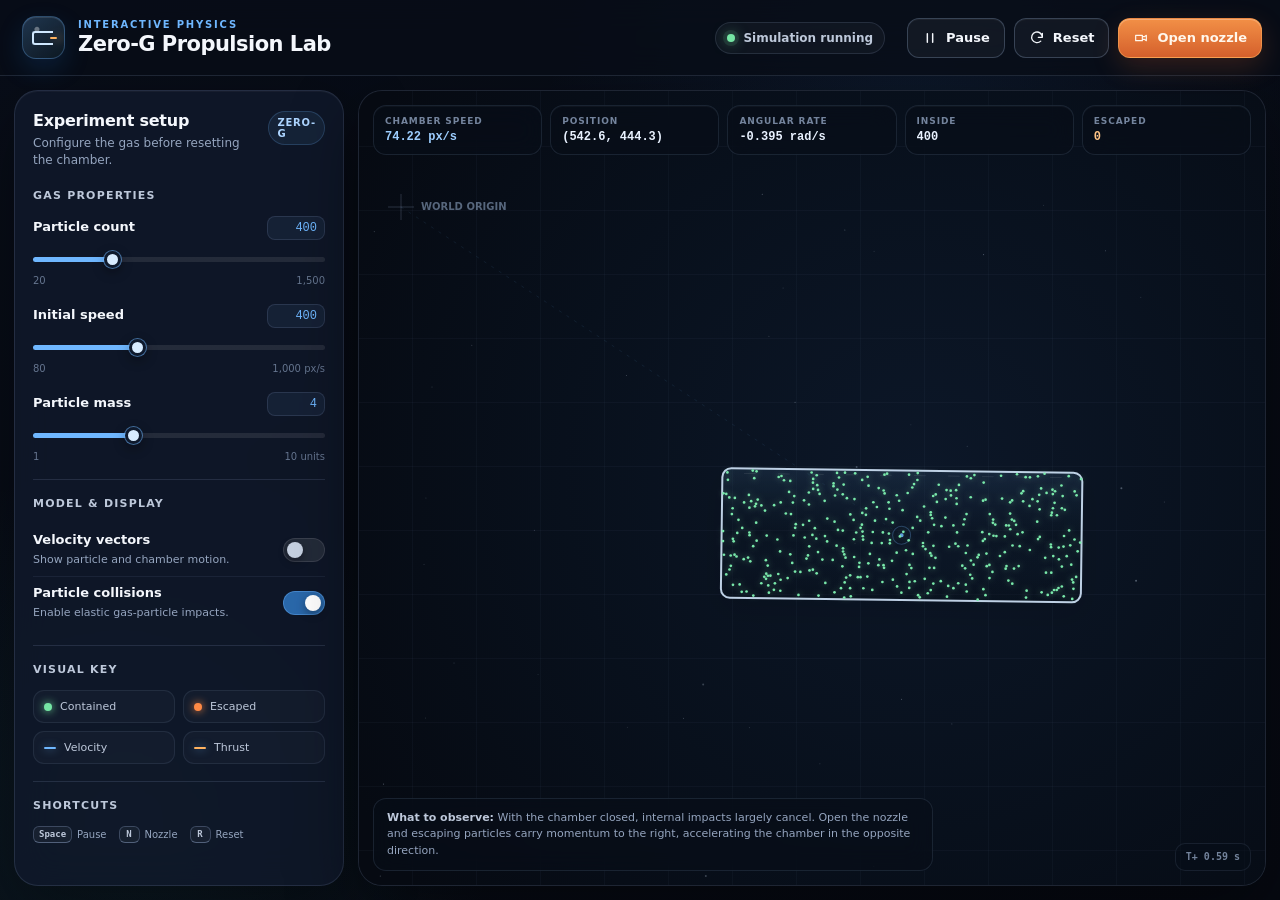
<file: div/propulsion.html>
<!DOCTYPE html>
<html lang="en">
<head>
<meta charset="UTF-8">
<meta name="viewport" content="width=device-width, initial-scale=1, viewport-fit=cover">
<meta name="theme-color" content="#080d18">
<title>Zero-G Propulsion Lab</title>
<style>
  :root {
    color-scheme: dark;
    --bg: #070b13;
    --bg-soft: #0b1220;
    --surface: rgba(16, 25, 43, 0.82);
    --surface-strong: #111b2d;
    --surface-hover: #182640;
    --line: rgba(167, 192, 232, 0.14);
    --line-strong: rgba(167, 192, 232, 0.26);
    --text: #f4f7fc;
    --muted: #95a5bf;
    --muted-strong: #bdc8da;
    --blue: #6fb7ff;
    --blue-strong: #3b95f2;
    --cyan: #6de2e8;
    --green: #75e6a4;
    --orange: #ffb25f;
    --orange-strong: #ff8a45;
    --danger: #ff6f78;
    --shadow: 0 24px 70px rgba(0, 0, 0, 0.38);
    --radius-xl: 24px;
    --radius-lg: 18px;
    --radius-md: 13px;
    --panel-width: 330px;
  }

  * { box-sizing: border-box; }

  html,
  body {
    margin: 0;
    width: 100%;
    height: 100%;
    min-height: 100%;
    background: var(--bg);
  }

  body {
    overflow: hidden;
    color: var(--text);
    font-family: Inter, ui-sans-serif, system-ui, -apple-system, BlinkMacSystemFont, "Segoe UI", sans-serif;
    font-size: 14px;
    -webkit-font-smoothing: antialiased;
    text-rendering: optimizeLegibility;
  }

  button,
  input {
    font: inherit;
  }

  button {
    color: inherit;
  }

  button:focus-visible,
  input:focus-visible {
    outline: 3px solid rgba(111, 183, 255, 0.35);
    outline-offset: 3px;
  }

  .app {
    position: relative;
    display: grid;
    grid-template-rows: auto minmax(0, 1fr);
    width: 100%;
    height: 100%;
    isolation: isolate;
    background:
      radial-gradient(circle at 72% 16%, rgba(48, 116, 196, 0.12), transparent 32%),
      radial-gradient(circle at 10% 92%, rgba(64, 194, 194, 0.08), transparent 26%),
      linear-gradient(145deg, #080d18 0%, #060911 100%);
  }

  .topbar {
    position: relative;
    z-index: 20;
    display: flex;
    align-items: center;
    gap: 22px;
    min-height: 76px;
    padding: 14px 18px 14px 22px;
    border-bottom: 1px solid var(--line);
    background: rgba(8, 13, 24, 0.78);
    backdrop-filter: blur(18px);
    -webkit-backdrop-filter: blur(18px);
  }

  .brand {
    display: flex;
    align-items: center;
    min-width: 0;
    gap: 13px;
  }

  .brand-mark {
    position: relative;
    display: grid;
    place-items: center;
    width: 43px;
    height: 43px;
    flex: 0 0 auto;
    overflow: hidden;
    border: 1px solid rgba(111, 183, 255, 0.3);
    border-radius: 14px;
    background:
      radial-gradient(circle at 34% 30%, rgba(255,255,255,.35) 0 2px, transparent 3px),
      linear-gradient(145deg, rgba(111, 183, 255, 0.24), rgba(109, 226, 232, 0.06));
    box-shadow: inset 0 1px 0 rgba(255,255,255,.1), 0 10px 26px rgba(25, 105, 190, 0.2);
  }

  .brand-mark::before {
    content: "";
    width: 19px;
    height: 10px;
    border: 2px solid #cfe7ff;
    border-right: 0;
    border-radius: 3px 0 0 3px;
    transform: translateX(-1px);
  }

  .brand-mark::after {
    content: "";
    position: absolute;
    width: 7px;
    height: 2px;
    right: 7px;
    border-radius: 999px;
    background: var(--orange);
    box-shadow: 5px 0 10px rgba(255, 178, 95, .8);
  }

  .brand-copy { min-width: 0; }

  .eyebrow {
    margin: 0 0 2px;
    color: var(--blue);
    font-size: 10px;
    font-weight: 800;
    letter-spacing: .18em;
    text-transform: uppercase;
  }

  h1 {
    margin: 0;
    overflow: hidden;
    font-size: clamp(17px, 2vw, 21px);
    line-height: 1.15;
    letter-spacing: -.025em;
    text-overflow: ellipsis;
    white-space: nowrap;
  }

  .topbar-spacer { flex: 1; }

  .run-state {
    display: inline-flex;
    align-items: center;
    gap: 8px;
    min-width: max-content;
    padding: 8px 11px;
    border: 1px solid var(--line);
    border-radius: 999px;
    color: var(--muted-strong);
    background: rgba(255,255,255,.035);
    font-size: 12px;
    font-weight: 700;
  }

  .run-state-dot {
    width: 8px;
    height: 8px;
    border-radius: 50%;
    background: var(--green);
    box-shadow: 0 0 0 4px rgba(117, 230, 164, .1), 0 0 14px rgba(117, 230, 164, .7);
  }

  .run-state.paused .run-state-dot {
    background: var(--orange);
    box-shadow: 0 0 0 4px rgba(255, 178, 95, .1), 0 0 14px rgba(255, 178, 95, .55);
  }

  .header-actions {
    display: flex;
    align-items: center;
    gap: 9px;
  }

  .button {
    position: relative;
    display: inline-flex;
    align-items: center;
    justify-content: center;
    gap: 8px;
    min-height: 40px;
    padding: 0 14px;
    border: 1px solid var(--line-strong);
    border-radius: 12px;
    background: rgba(255,255,255,.045);
    box-shadow: inset 0 1px 0 rgba(255,255,255,.05);
    cursor: pointer;
    font-size: 13px;
    font-weight: 760;
    transition: transform .16s ease, border-color .16s ease, background .16s ease, opacity .16s ease;
  }

  .button:hover:not(:disabled) {
    border-color: rgba(167, 192, 232, .4);
    background: rgba(255,255,255,.085);
    transform: translateY(-1px);
  }

  .button:active:not(:disabled) { transform: translateY(0); }

  .button:disabled {
    opacity: .58;
    cursor: not-allowed;
  }

  .button-primary {
    border-color: rgba(255, 178, 95, .48);
    color: #fff7ec;
    background: linear-gradient(180deg, rgba(255, 151, 74, .95), rgba(224, 101, 46, .95));
    box-shadow: inset 0 1px 0 rgba(255,255,255,.25), 0 9px 28px rgba(232, 104, 47, .2);
  }

  .button-primary:hover:not(:disabled) {
    border-color: rgba(255, 201, 139, .75);
    background: linear-gradient(180deg, #ffa25e, #ed7039);
  }

  .button-primary.is-open {
    border-color: rgba(117, 230, 164, .28);
    color: #baf4d0;
    background: rgba(117, 230, 164, .09);
    box-shadow: none;
  }

  .button-icon {
    width: 16px;
    height: 16px;
    flex: 0 0 auto;
  }

  .workspace {
    display: grid;
    grid-template-columns: var(--panel-width) minmax(0, 1fr);
    min-height: 0;
    gap: 14px;
    padding: 14px;
  }

  .control-panel,
  .stage {
    min-height: 0;
    border: 1px solid var(--line);
    border-radius: var(--radius-xl);
    background: var(--surface);
    box-shadow: var(--shadow), inset 0 1px 0 rgba(255,255,255,.035);
    backdrop-filter: blur(18px);
    -webkit-backdrop-filter: blur(18px);
  }

  .control-panel {
    display: flex;
    flex-direction: column;
    overflow: hidden;
  }

  .panel-scroll {
    min-height: 0;
    overflow: auto;
    padding: 20px 18px 18px;
    scrollbar-width: thin;
    scrollbar-color: rgba(149, 165, 191, .35) transparent;
  }

  .panel-scroll::-webkit-scrollbar { width: 6px; }
  .panel-scroll::-webkit-scrollbar-thumb {
    border-radius: 999px;
    background: rgba(149, 165, 191, .32);
  }

  .panel-heading {
    display: flex;
    align-items: flex-start;
    justify-content: space-between;
    gap: 12px;
    margin-bottom: 19px;
  }

  .panel-heading h2 {
    margin: 0;
    font-size: 16px;
    letter-spacing: -.015em;
  }

  .panel-heading p {
    margin: 5px 0 0;
    color: var(--muted);
    font-size: 12px;
    line-height: 1.45;
  }

  .panel-badge {
    padding: 5px 8px;
    border: 1px solid rgba(111, 183, 255, .2);
    border-radius: 999px;
    color: #add5ff;
    background: rgba(111, 183, 255, .08);
    font-size: 10px;
    font-weight: 800;
    letter-spacing: .08em;
    text-transform: uppercase;
  }

  .section {
    padding: 17px 0;
    border-top: 1px solid var(--line);
  }

  .section:first-of-type {
    padding-top: 0;
    border-top: 0;
  }

  .section-title {
    margin: 0 0 14px;
    color: var(--muted-strong);
    font-size: 11px;
    font-weight: 800;
    letter-spacing: .11em;
    text-transform: uppercase;
  }

  .range-control + .range-control { margin-top: 18px; }

  .range-label {
    display: flex;
    align-items: baseline;
    justify-content: space-between;
    gap: 10px;
    margin-bottom: 10px;
  }

  .range-label label {
    color: var(--text);
    font-size: 13px;
    font-weight: 700;
  }

  .range-output {
    min-width: 58px;
    padding: 4px 7px;
    border: 1px solid var(--line);
    border-radius: 8px;
    color: var(--blue);
    background: rgba(111, 183, 255, .07);
    font-family: "SFMono-Regular", Consolas, "Liberation Mono", monospace;
    font-size: 12px;
    font-variant-numeric: tabular-nums;
    text-align: right;
  }

  input[type="range"] {
    width: 100%;
    height: 20px;
    margin: 0;
    appearance: none;
    -webkit-appearance: none;
    background: transparent;
    cursor: pointer;
  }

  input[type="range"]::-webkit-slider-runnable-track {
    height: 5px;
    border-radius: 999px;
    background: linear-gradient(90deg, var(--blue) 0 var(--fill, 50%), rgba(255,255,255,.09) var(--fill, 50%) 100%);
  }

  input[type="range"]::-moz-range-track {
    height: 5px;
    border-radius: 999px;
    background: rgba(255,255,255,.09);
  }

  input[type="range"]::-moz-range-progress {
    height: 5px;
    border-radius: 999px;
    background: var(--blue);
  }

  input[type="range"]::-webkit-slider-thumb {
    width: 17px;
    height: 17px;
    margin-top: -6px;
    appearance: none;
    -webkit-appearance: none;
    border: 3px solid #0f1a2d;
    border-radius: 50%;
    background: #d8ecff;
    box-shadow: 0 0 0 1px rgba(111, 183, 255, .55), 0 4px 12px rgba(0,0,0,.35);
    transition: transform .15s ease;
  }

  input[type="range"]::-moz-range-thumb {
    width: 12px;
    height: 12px;
    border: 3px solid #0f1a2d;
    border-radius: 50%;
    background: #d8ecff;
    box-shadow: 0 0 0 1px rgba(111, 183, 255, .55), 0 4px 12px rgba(0,0,0,.35);
  }

  input[type="range"]:hover::-webkit-slider-thumb { transform: scale(1.12); }

  .range-hint {
    display: flex;
    justify-content: space-between;
    margin-top: 2px;
    color: #65758f;
    font-size: 10px;
    font-variant-numeric: tabular-nums;
  }

  .toggle-row {
    display: flex;
    align-items: center;
    justify-content: space-between;
    gap: 14px;
    min-height: 49px;
    padding: 8px 0;
    cursor: pointer;
  }

  .toggle-row + .toggle-row { border-top: 1px solid rgba(167, 192, 232, .08); }

  .toggle-copy strong {
    display: block;
    margin-bottom: 3px;
    font-size: 13px;
  }

  .toggle-copy span {
    color: var(--muted);
    font-size: 11px;
    line-height: 1.35;
  }

  .switch {
    position: relative;
    width: 42px;
    height: 24px;
    flex: 0 0 auto;
  }

  .switch input {
    position: absolute;
    width: 1px;
    height: 1px;
    opacity: 0;
  }

  .switch-track {
    position: absolute;
    inset: 0;
    border: 1px solid rgba(255,255,255,.1);
    border-radius: 999px;
    background: rgba(255,255,255,.09);
    transition: background .18s ease, border-color .18s ease;
  }

  .switch-track::after {
    content: "";
    position: absolute;
    top: 3px;
    left: 3px;
    width: 16px;
    height: 16px;
    border-radius: 50%;
    background: #c6d1e1;
    box-shadow: 0 3px 9px rgba(0,0,0,.35);
    transition: transform .18s ease, background .18s ease;
  }

  .switch input:checked + .switch-track {
    border-color: rgba(111, 183, 255, .38);
    background: rgba(59, 149, 242, .65);
  }

  .switch input:checked + .switch-track::after {
    transform: translateX(18px);
    background: #fff;
  }

  .switch input:focus-visible + .switch-track {
    outline: 3px solid rgba(111, 183, 255, .3);
    outline-offset: 3px;
  }

  .pending {
    display: none;
    align-items: flex-start;
    gap: 9px;
    margin-top: 15px;
    padding: 11px;
    border: 1px solid rgba(255, 178, 95, .23);
    border-radius: 12px;
    color: #f5d7b7;
    background: rgba(255, 178, 95, .07);
    font-size: 11px;
    line-height: 1.42;
  }

  .pending.visible { display: flex; }

  .pending-dot {
    width: 7px;
    height: 7px;
    margin-top: 4px;
    flex: 0 0 auto;
    border-radius: 50%;
    background: var(--orange);
    box-shadow: 0 0 10px rgba(255, 178, 95, .6);
  }

  .legend {
    display: grid;
    grid-template-columns: 1fr 1fr;
    gap: 8px;
  }

  .legend-item {
    display: flex;
    align-items: center;
    gap: 8px;
    min-width: 0;
    padding: 9px 10px;
    border: 1px solid rgba(167, 192, 232, .1);
    border-radius: 11px;
    color: var(--muted-strong);
    background: rgba(255,255,255,.025);
    font-size: 11px;
  }

  .legend-dot {
    width: 8px;
    height: 8px;
    flex: 0 0 auto;
    border-radius: 50%;
    box-shadow: 0 0 9px currentColor;
  }

  .legend-dot.inside { color: var(--green); background: var(--green); }
  .legend-dot.escaped { color: var(--orange-strong); background: var(--orange-strong); }
  .legend-line {
    width: 12px;
    height: 2px;
    flex: 0 0 auto;
    border-radius: 999px;
    background: var(--blue);
    box-shadow: 0 0 9px rgba(111,183,255,.6);
  }
  .legend-line.thrust { background: var(--orange); }

  .shortcut-row {
    display: flex;
    flex-wrap: wrap;
    gap: 7px 12px;
    color: var(--muted);
    font-size: 10px;
  }

  .shortcut-row span {
    display: inline-flex;
    align-items: center;
    gap: 5px;
  }

  kbd {
    min-width: 21px;
    padding: 3px 5px;
    border: 1px solid var(--line-strong);
    border-bottom-color: rgba(167, 192, 232, .4);
    border-radius: 6px;
    color: var(--muted-strong);
    background: rgba(255,255,255,.04);
    font: 700 9px/1 "SFMono-Regular", Consolas, monospace;
    text-align: center;
  }

  .stage {
    position: relative;
    overflow: hidden;
    background: #070c15;
  }

  .stage::before {
    content: "";
    position: absolute;
    z-index: 0;
    inset: 0;
    pointer-events: none;
    background:
      radial-gradient(circle at 65% 48%, rgba(51, 111, 180, .11), transparent 34%),
      linear-gradient(180deg, rgba(255,255,255,.014), transparent 22%);
  }

  .telemetry {
    position: absolute;
    z-index: 5;
    top: 14px;
    left: 14px;
    right: 14px;
    display: grid;
    grid-template-columns: repeat(5, minmax(105px, 1fr));
    gap: 8px;
    pointer-events: none;
  }

  .metric {
    min-width: 0;
    padding: 10px 11px;
    border: 1px solid rgba(167, 192, 232, .12);
    border-radius: 13px;
    background: rgba(8, 14, 25, .68);
    box-shadow: inset 0 1px 0 rgba(255,255,255,.03);
    backdrop-filter: blur(12px);
    -webkit-backdrop-filter: blur(12px);
  }

  .metric-label {
    display: block;
    margin-bottom: 4px;
    overflow: hidden;
    color: #74849d;
    font-size: 9px;
    font-weight: 800;
    letter-spacing: .1em;
    text-overflow: ellipsis;
    text-transform: uppercase;
    white-space: nowrap;
  }

  .metric-value {
    display: block;
    overflow: hidden;
    color: #e9f2ff;
    font-family: "SFMono-Regular", Consolas, "Liberation Mono", monospace;
    font-size: 12px;
    font-variant-numeric: tabular-nums;
    font-weight: 700;
    text-overflow: ellipsis;
    white-space: nowrap;
  }

  .metric-value.accent { color: #9dceff; }
  .metric-value.warm { color: #ffc486; }

  #canvas {
    position: absolute;
    z-index: 1;
    inset: 0;
    display: block;
    width: 100%;
    height: 100%;
    touch-action: none;
  }

  .stage-footer {
    position: absolute;
    z-index: 6;
    right: 14px;
    bottom: 14px;
    left: 14px;
    display: flex;
    align-items: flex-end;
    justify-content: space-between;
    gap: 14px;
    pointer-events: none;
  }

  .explanation {
    max-width: 560px;
    padding: 11px 13px;
    border: 1px solid rgba(167, 192, 232, .12);
    border-radius: 13px;
    color: var(--muted);
    background: rgba(8, 14, 25, .68);
    backdrop-filter: blur(12px);
    -webkit-backdrop-filter: blur(12px);
    font-size: 11px;
    line-height: 1.48;
  }

  .explanation strong { color: var(--muted-strong); }

  .sim-time {
    min-width: max-content;
    padding: 8px 10px;
    border: 1px solid rgba(167, 192, 232, .1);
    border-radius: 10px;
    color: #73839b;
    background: rgba(8, 14, 25, .58);
    font: 700 10px/1 "SFMono-Regular", Consolas, monospace;
  }

  .mobile-controls-button { display: none; }

  .sr-only {
    position: absolute !important;
    width: 1px !important;
    height: 1px !important;
    padding: 0 !important;
    margin: -1px !important;
    overflow: hidden !important;
    clip: rect(0, 0, 0, 0) !important;
    white-space: nowrap !important;
    border: 0 !important;
  }

  @media (max-width: 1050px) {
    :root { --panel-width: 292px; }
    .telemetry { grid-template-columns: repeat(3, minmax(100px, 1fr)); }
    .metric:nth-child(4),
    .metric:nth-child(5) { display: none; }
  }

  @media (max-width: 760px) {
    .app { grid-template-rows: auto minmax(0, 1fr); }

    .topbar {
      min-height: 66px;
      gap: 10px;
      padding: 11px 12px;
    }

    .brand-mark { width: 39px; height: 39px; border-radius: 12px; }
    .eyebrow { display: none; }
    h1 { font-size: 16px; }
    .run-state { display: none; }
    .header-actions .button-label { display: none; }
    .header-actions .button {
      width: 40px;
      padding: 0;
    }
    .header-actions .button-primary {
      width: auto;
      padding: 0 12px;
    }
    .header-actions .button-primary .button-label { display: inline; }

    .workspace {
      display: block;
      padding: 9px;
    }

    .stage {
      width: 100%;
      height: 100%;
      border-radius: 19px;
    }

    .control-panel {
      position: absolute;
      z-index: 30;
      right: 9px;
      bottom: 9px;
      left: 9px;
      max-height: calc(100% - 84px);
      border-radius: 20px;
      transform: translateY(calc(100% + 18px));
      transition: transform .24s cubic-bezier(.2,.8,.2,1);
    }

    .control-panel.open { transform: translateY(0); }

    .panel-scroll { padding-top: 17px; }

    .mobile-controls-button {
      position: absolute;
      z-index: 12;
      right: 14px;
      bottom: 14px;
      display: inline-flex;
      pointer-events: auto;
    }

    .stage-footer {
      right: 66px;
      bottom: 14px;
    }

    .explanation { display: none; }

    .telemetry {
      grid-template-columns: repeat(2, minmax(0, 1fr));
      top: 10px;
      right: 10px;
      left: 10px;
    }

    .metric { padding: 8px 9px; }
    .metric:nth-child(3) { display: none; }
  }

  @media (max-width: 430px) {
    .brand-copy { max-width: 122px; }
    .header-actions { gap: 6px; }
    .header-actions .button-primary .button-label { display: none; }
    .header-actions .button-primary { width: 40px; padding: 0; }
    .metric-value { font-size: 11px; }
  }

  @media (prefers-reduced-motion: reduce) {
    *,
    *::before,
    *::after {
      scroll-behavior: auto !important;
      transition-duration: .001ms !important;
      animation-duration: .001ms !important;
      animation-iteration-count: 1 !important;
    }
  }
</style>
</head>
<body>
<div class="app">
  <header class="topbar">
    <div class="brand">
      <div class="brand-mark" aria-hidden="true"></div>
      <div class="brand-copy">
        <p class="eyebrow">Interactive physics</p>
        <h1>Zero-G Propulsion Lab</h1>
      </div>
    </div>

    <div class="topbar-spacer"></div>

    <div class="run-state" id="runState" aria-live="polite">
      <span class="run-state-dot" aria-hidden="true"></span>
      <span id="runStateText">Simulation running</span>
    </div>

    <div class="header-actions">
      <button class="button" id="pauseBtn" type="button" aria-pressed="false" title="Pause or resume (Space)">
        <svg class="button-icon" id="pauseIcon" viewBox="0 0 24 24" aria-hidden="true">
          <path d="M8 5.5v13M16 5.5v13" fill="none" stroke="currentColor" stroke-width="2.2" stroke-linecap="round"/>
        </svg>
        <span class="button-label" id="pauseLabel">Pause</span>
      </button>

      <button class="button" id="resetBtn" type="button" title="Reset experiment (R)">
        <svg class="button-icon" viewBox="0 0 24 24" aria-hidden="true">
          <path d="M20 11a8 8 0 1 0-2.35 5.65M20 5v6h-6" fill="none" stroke="currentColor" stroke-width="2" stroke-linecap="round" stroke-linejoin="round"/>
        </svg>
        <span class="button-label">Reset</span>
      </button>

      <button class="button button-primary" id="openBtn" type="button" title="Open nozzle (N)">
        <svg class="button-icon" viewBox="0 0 24 24" aria-hidden="true">
          <path d="M4 8h10v8H4zM14 10h3l3-2v8l-3-2h-3" fill="none" stroke="currentColor" stroke-width="1.8" stroke-linejoin="round"/>
        </svg>
        <span class="button-label" id="openLabel">Open nozzle</span>
      </button>
    </div>
  </header>

  <main class="workspace">
    <aside class="control-panel" id="controlPanel" aria-label="Simulation controls">
      <div class="panel-scroll">
        <div class="panel-heading">
          <div>
            <h2>Experiment setup</h2>
            <p>Configure the gas before resetting the chamber.</p>
          </div>
          <span class="panel-badge">Zero-G</span>
        </div>

        <section class="section" aria-labelledby="gasSettingsTitle">
          <h3 class="section-title" id="gasSettingsTitle">Gas properties</h3>

          <div class="range-control">
            <div class="range-label">
              <label for="countSlider">Particle count</label>
              <output class="range-output" id="countValue" for="countSlider">400</output>
            </div>
            <input id="countSlider" type="range" min="20" max="1500" step="1" value="400">
            <div class="range-hint"><span>20</span><span>1,500</span></div>
          </div>

          <div class="range-control">
            <div class="range-label">
              <label for="speedSlider">Initial speed</label>
              <output class="range-output" id="speedValue" for="speedSlider">400</output>
            </div>
            <input id="speedSlider" type="range" min="80" max="1000" step="1" value="400">
            <div class="range-hint"><span>80</span><span>1,000 px/s</span></div>
          </div>

          <div class="range-control">
            <div class="range-label">
              <label for="massSlider">Particle mass</label>
              <output class="range-output" id="massValue" for="massSlider">4</output>
            </div>
            <input id="massSlider" type="range" min="1" max="10" step="1" value="4">
            <div class="range-hint"><span>1</span><span>10 units</span></div>
          </div>

          <div class="pending" id="pendingNotice" role="status">
            <span class="pending-dot" aria-hidden="true"></span>
            <span>Settings changed. Press <strong>Reset</strong> to apply them to a new chamber.</span>
          </div>
        </section>

        <section class="section" aria-labelledby="displaySettingsTitle">
          <h3 class="section-title" id="displaySettingsTitle">Model &amp; display</h3>

          <label class="toggle-row" for="vectorsCheck">
            <span class="toggle-copy">
              <strong>Velocity vectors</strong>
              <span>Show particle and chamber motion.</span>
            </span>
            <span class="switch">
              <input id="vectorsCheck" type="checkbox">
              <span class="switch-track" aria-hidden="true"></span>
            </span>
          </label>

          <label class="toggle-row" for="ppCollisionsCheck">
            <span class="toggle-copy">
              <strong>Particle collisions</strong>
              <span>Enable elastic gas-particle impacts.</span>
            </span>
            <span class="switch">
              <input id="ppCollisionsCheck" type="checkbox" checked>
              <span class="switch-track" aria-hidden="true"></span>
            </span>
          </label>
        </section>

        <section class="section" aria-labelledby="legendTitle">
          <h3 class="section-title" id="legendTitle">Visual key</h3>
          <div class="legend">
            <div class="legend-item"><span class="legend-dot inside"></span><span>Contained</span></div>
            <div class="legend-item"><span class="legend-dot escaped"></span><span>Escaped</span></div>
            <div class="legend-item"><span class="legend-line"></span><span>Velocity</span></div>
            <div class="legend-item"><span class="legend-line thrust"></span><span>Thrust</span></div>
          </div>
        </section>

        <section class="section" aria-labelledby="shortcutsTitle">
          <h3 class="section-title" id="shortcutsTitle">Shortcuts</h3>
          <div class="shortcut-row">
            <span><kbd>Space</kbd> Pause</span>
            <span><kbd>N</kbd> Nozzle</span>
            <span><kbd>R</kbd> Reset</span>
          </div>
        </section>
      </div>
    </aside>

    <section class="stage" id="stage" aria-label="Zero-gravity syringe simulation">
      <div class="telemetry" aria-live="polite">
        <div class="metric">
          <span class="metric-label">Chamber speed</span>
          <span class="metric-value accent" id="speedStat">0.00 px/s</span>
        </div>
        <div class="metric">
          <span class="metric-label">Position</span>
          <span class="metric-value" id="posStat">(0.0, 0.0)</span>
        </div>
        <div class="metric">
          <span class="metric-label">Angular rate</span>
          <span class="metric-value" id="angStat">0.000 rad/s</span>
        </div>
        <div class="metric">
          <span class="metric-label">Inside</span>
          <span class="metric-value" id="insideStat">0</span>
        </div>
        <div class="metric">
          <span class="metric-label">Escaped</span>
          <span class="metric-value warm" id="escapedStat">0</span>
        </div>
      </div>

      <canvas id="canvas">
        Your browser does not support the canvas element required by this simulation.
      </canvas>

      <div class="stage-footer">
        <div class="explanation">
          <strong>What to observe:</strong> With the chamber closed, internal impacts largely cancel. Open the nozzle and escaping particles carry momentum to the right, accelerating the chamber in the opposite direction.
        </div>
        <div class="sim-time" id="timeStat">T+ 0.00 s</div>
      </div>

      <button class="button mobile-controls-button" id="mobileControlsBtn" type="button" aria-expanded="false" aria-controls="controlPanel">
        Controls
      </button>
    </section>
  </main>

  <div class="sr-only" id="announcement" aria-live="assertive"></div>
</div>

<script>
(() => {
  "use strict";

  const $ = (id) => document.getElementById(id);
  const canvas = $("canvas");
  const ctx = canvas.getContext("2d", { alpha: false });

  const ui = {
    stage: $("stage"),
    controlPanel: $("controlPanel"),
    openBtn: $("openBtn"),
    openLabel: $("openLabel"),
    resetBtn: $("resetBtn"),
    pauseBtn: $("pauseBtn"),
    pauseLabel: $("pauseLabel"),
    pauseIcon: $("pauseIcon"),
    runState: $("runState"),
    runStateText: $("runStateText"),
    mobileControlsBtn: $("mobileControlsBtn"),
    countSlider: $("countSlider"),
    speedSlider: $("speedSlider"),
    massSlider: $("massSlider"),
    vectorsCheck: $("vectorsCheck"),
    ppCollisionsCheck: $("ppCollisionsCheck"),
    countValue: $("countValue"),
    speedValue: $("speedValue"),
    massValue: $("massValue"),
    pendingNotice: $("pendingNotice"),
    speedStat: $("speedStat"),
    posStat: $("posStat"),
    angStat: $("angStat"),
    insideStat: $("insideStat"),
    escapedStat: $("escapedStat"),
    timeStat: $("timeStat"),
    announcement: $("announcement")
  };

  const TAU = Math.PI * 2;
  const FIXED_DT = 1 / 180;
  const PARTICLE_RADIUS = 1.35;
  const MAX_BODY_SPEED = 500;
  const MAX_PARTICLE_SPEED = 1100;
  const CONTAINER_MASS = 140;

  let accumulator = 0;
  let lastTime = performance.now();
  let statsClock = 0;
  let stars = [];

  const sim = {
    container: null,
    particles: [],
    nozzleOpen: false,
    escapedCount: 0,
    time: 0,
    paused: false,
    applied: { count: 400, speed: 400, mass: 4 }
  };

  function clamp(value, min, max) {
    return Math.max(min, Math.min(max, value));
  }

  function rand(min, max) {
    return min + Math.random() * (max - min);
  }

  function dot(ax, ay, bx, by) {
    return ax * bx + ay * by;
  }

  function cross2(ax, ay, bx, by) {
    return ax * by - ay * bx;
  }

  function rotateLocalToWorld(x, y, angle) {
    const c = Math.cos(angle);
    const s = Math.sin(angle);
    return { x: x * c - y * s, y: x * s + y * c };
  }

  function worldToLocal(wx, wy, body) {
    const dx = wx - body.x;
    const dy = wy - body.y;
    const c = Math.cos(body.angle);
    const s = Math.sin(body.angle);
    return { x: dx * c + dy * s, y: -dx * s + dy * c };
  }

  function localToWorld(lx, ly, body) {
    const c = Math.cos(body.angle);
    const s = Math.sin(body.angle);
    return {
      x: body.x + lx * c - ly * s,
      y: body.y + lx * s + ly * c
    };
  }

  function roundedRectPath(context, x, y, width, height, radius) {
    const r = Math.min(radius, width / 2, height / 2);
    context.beginPath();
    context.moveTo(x + r, y);
    context.arcTo(x + width, y, x + width, y + height, r);
    context.arcTo(x + width, y + height, x, y + height, r);
    context.arcTo(x, y + height, x, y, r);
    context.arcTo(x, y, x + width, y, r);
    context.closePath();
  }

  function announce(message) {
    ui.announcement.textContent = "";
    requestAnimationFrame(() => { ui.announcement.textContent = message; });
  }

  function currentSettings() {
    return {
      count: Number(ui.countSlider.value),
      speed: Number(ui.speedSlider.value),
      mass: Number(ui.massSlider.value)
    };
  }

  function setRangeFill(input) {
    const min = Number(input.min);
    const max = Number(input.max);
    const value = Number(input.value);
    const percentage = ((value - min) / (max - min)) * 100;
    input.style.setProperty("--fill", `${percentage}%`);
  }

  function updateControlValues(markDirty = true) {
    ui.countValue.textContent = Number(ui.countSlider.value).toLocaleString();
    ui.speedValue.textContent = `${ui.speedSlider.value}`;
    ui.massValue.textContent = `${ui.massSlider.value}`;

    setRangeFill(ui.countSlider);
    setRangeFill(ui.speedSlider);
    setRangeFill(ui.massSlider);

    if (markDirty && sim.container) {
      const next = currentSettings();
      const dirty =
        next.count !== sim.applied.count ||
        next.speed !== sim.applied.speed ||
        next.mass !== sim.applied.mass;
      ui.pendingNotice.classList.toggle("visible", dirty);
    }
  }

  function rebuildStars(width, height) {
    const count = Math.max(35, Math.floor((width * height) / 15000));
    const next = [];
    let seed = 9173;

    function seededRandom() {
      seed = (seed * 16807) % 2147483647;
      return (seed - 1) / 2147483646;
    }

    for (let i = 0; i < count; i++) {
      next.push({
        x: seededRandom() * width,
        y: seededRandom() * height,
        size: seededRandom() < 0.9 ? 0.55 : 1,
        alpha: 0.12 + seededRandom() * 0.26
      });
    }
    stars = next;
  }

  function resizeCanvas() {
    const rect = canvas.getBoundingClientRect();
    const dpr = clamp(window.devicePixelRatio || 1, 1, 2);
    const width = Math.max(1, Math.round(rect.width * dpr));
    const height = Math.max(1, Math.round(rect.height * dpr));

    if (canvas.width !== width || canvas.height !== height) {
      canvas.width = width;
      canvas.height = height;
      ctx.setTransform(dpr, 0, 0, dpr, 0, 0);
      rebuildStars(rect.width, rect.height);
    }
  }

  function placeParticles(count, width, height, radius) {
    const positions = [];
    const spacing = radius * 2.35;
    const cellSize = spacing;
    const grid = new Map();
    const marginX = Math.max(10, width * 0.035);
    const marginY = Math.max(8, height * 0.08);
    const minX = -width / 2 + radius + marginX;
    const maxX = width / 2 - radius - marginX - Math.max(10, width * 0.035);
    const minY = -height / 2 + radius + marginY;
    const maxY = height / 2 - radius - marginY;

    const key = (x, y) => `${x},${y}`;
    const insert = (point, index) => {
      const gx = Math.floor(point.x / cellSize);
      const gy = Math.floor(point.y / cellSize);
      const k = key(gx, gy);
      if (!grid.has(k)) grid.set(k, []);
      grid.get(k).push(index);
    };

    const canPlace = (x, y) => {
      const gx = Math.floor(x / cellSize);
      const gy = Math.floor(y / cellSize);
      for (let ox = -1; ox <= 1; ox++) {
        for (let oy = -1; oy <= 1; oy++) {
          const bucket = grid.get(key(gx + ox, gy + oy));
          if (!bucket) continue;
          for (const index of bucket) {
            const other = positions[index];
            const dx = x - other.x;
            const dy = y - other.y;
            if (dx * dx + dy * dy < spacing * spacing) return false;
          }
        }
      }
      return true;
    };

    const maxAttempts = Math.max(18000, count * 45);
    let attempts = 0;
    while (positions.length < count && attempts < maxAttempts) {
      attempts++;
      const x = rand(minX, maxX);
      const y = rand(minY, maxY);
      if (!canPlace(x, y)) continue;
      const point = { x, y };
      positions.push(point);
      insert(point, positions.length - 1);
    }

    // At extreme density, finish with a lightly jittered lattice.
    if (positions.length < count) {
      const latticeStep = spacing * 1.02;
      for (let y = minY; y <= maxY && positions.length < count; y += latticeStep) {
        for (let x = minX; x <= maxX && positions.length < count; x += latticeStep) {
          const px = x + rand(-0.08, 0.08) * radius;
          const py = y + rand(-0.08, 0.08) * radius;
          if (!canPlace(px, py)) continue;
          const point = { x: px, y: py };
          positions.push(point);
          insert(point, positions.length - 1);
        }
      }
    }

    return positions;
  }

  function resetSimulation() {
    resizeCanvas();
    const rect = canvas.getBoundingClientRect();
    const settings = currentSettings();
    sim.applied = settings;

    const width = clamp(rect.width * (rect.width < 560 ? 0.66 : 0.46), 245, 360);
    const height = clamp(width * 0.36, 92, 130);
    const startX = clamp(rect.width * 0.60, width * 0.55 + 30, rect.width - width * 0.55 - 30);
    const startY = clamp(rect.height * 0.56, height * 0.55 + 88, rect.height - height * 0.55 - 55);

    sim.container = {
      x: startX,
      y: startY,
      vx: 0,
      vy: 0,
      angle: 0,
      angVel: 0,
      w: width,
      h: height,
      mass: CONTAINER_MASS,
      inertia: CONTAINER_MASS * (width * width + height * height) / 12,
      apertureHalf: height * 0.27
    };

    sim.particles = [];
    sim.nozzleOpen = false;
    sim.escapedCount = 0;
    sim.time = 0;
    accumulator = 0;

    const locals = placeParticles(settings.count, width, height, PARTICLE_RADIUS);
    const velocities = locals.map(() => {
      const angle = rand(0, TAU);
      const speed = settings.speed * rand(0.8, 1.2);
      return { x: Math.cos(angle) * speed, y: Math.sin(angle) * speed };
    });

    let meanVx = 0;
    let meanVy = 0;
    for (const velocity of velocities) {
      meanVx += velocity.x;
      meanVy += velocity.y;
    }
    meanVx /= velocities.length || 1;
    meanVy /= velocities.length || 1;
    for (const velocity of velocities) {
      velocity.x -= meanVx;
      velocity.y -= meanVy;
    }

    let cmx = 0;
    let cmy = 0;
    for (const point of locals) {
      cmx += point.x;
      cmy += point.y;
    }
    cmx /= locals.length || 1;
    cmy /= locals.length || 1;

    let angularMomentum = 0;
    let rotationalInertia = 0;
    for (let i = 0; i < locals.length; i++) {
      const rx = locals[i].x - cmx;
      const ry = locals[i].y - cmy;
      angularMomentum += settings.mass * cross2(rx, ry, velocities[i].x, velocities[i].y);
      rotationalInertia += settings.mass * (rx * rx + ry * ry);
    }

    const angularCorrection = rotationalInertia > 1e-9
      ? angularMomentum / rotationalInertia
      : 0;

    for (let i = 0; i < locals.length; i++) {
      const rx = locals[i].x - cmx;
      const ry = locals[i].y - cmy;
      velocities[i].x += angularCorrection * ry;
      velocities[i].y -= angularCorrection * rx;
    }

    meanVx = 0;
    meanVy = 0;
    for (const velocity of velocities) {
      meanVx += velocity.x;
      meanVy += velocity.y;
    }
    meanVx /= velocities.length || 1;
    meanVy /= velocities.length || 1;

    for (let i = 0; i < locals.length; i++) {
      velocities[i].x -= meanVx;
      velocities[i].y -= meanVy;
      const world = localToWorld(locals[i].x, locals[i].y, sim.container);
      sim.particles.push({
        x: world.x,
        y: world.y,
        vx: velocities[i].x,
        vy: velocities[i].y,
        radius: PARTICLE_RADIUS,
        mass: settings.mass,
        escaped: false
      });
    }

    ui.openBtn.disabled = false;
    ui.openBtn.classList.remove("is-open");
    ui.openLabel.textContent = "Open nozzle";
    ui.pendingNotice.classList.remove("visible");
    announce(`Experiment reset with ${sim.particles.length} particles.`);
    updateStats(true);
  }

  function getContainerCollisionCandidate(particle, body) {
    const local = worldToLocal(particle.x, particle.y, body);
    const r = particle.radius;
    const halfW = body.w / 2;
    const halfH = body.h / 2;
    const apertureHalf = body.apertureHalf;

    if (
      sim.nozzleOpen &&
      local.x > halfW + r * 1.1 &&
      Math.abs(local.y) < apertureHalf - r * 0.15
    ) {
      particle.escaped = true;
      sim.escapedCount++;
      return null;
    }

    let best = null;
    const consider = (candidate) => {
      if (!candidate || candidate.penetration <= 0) return;
      if (!best || candidate.penetration > best.penetration) best = candidate;
    };

    const penLeft = (-halfW + r) - local.x;
    if (penLeft > 0) {
      consider({
        penetration: penLeft,
        normalLocal: { x: 1, y: 0 },
        contactLocal: { x: -halfW, y: clamp(local.y, -halfH, halfH) }
      });
    }

    const penTop = local.y - (halfH - r);
    if (penTop > 0) {
      consider({
        penetration: penTop,
        normalLocal: { x: 0, y: -1 },
        contactLocal: { x: clamp(local.x, -halfW, halfW), y: halfH }
      });
    }

    const penBottom = (-halfH + r) - local.y;
    if (penBottom > 0) {
      consider({
        penetration: penBottom,
        normalLocal: { x: 0, y: 1 },
        contactLocal: { x: clamp(local.x, -halfW, halfW), y: -halfH }
      });
    }

    const penRight = local.x - (halfW - r);
    if (penRight > 0) {
      if (!sim.nozzleOpen) {
        consider({
          penetration: penRight,
          normalLocal: { x: -1, y: 0 },
          contactLocal: { x: halfW, y: clamp(local.y, -halfH, halfH) }
        });
      } else {
        const insideAperture = Math.abs(local.y) < apertureHalf - r * 0.15;

        if (!insideAperture) {
          const contactY = local.y >= 0
            ? clamp(local.y, apertureHalf, halfH)
            : clamp(local.y, -halfH, -apertureHalf);

          consider({
            penetration: penRight,
            normalLocal: { x: -1, y: 0 },
            contactLocal: { x: halfW, y: contactY }
          });
        }

        const corners = [
          { x: halfW, y: apertureHalf },
          { x: halfW, y: -apertureHalf }
        ];

        for (const corner of corners) {
          const dx = local.x - corner.x;
          const dy = local.y - corner.y;
          const distance = Math.hypot(dx, dy);
          if (distance < r && distance > 1e-8) {
            consider({
              penetration: r - distance,
              normalLocal: { x: dx / distance, y: dy / distance },
              contactLocal: corner
            });
          }
        }
      }
    }

    return best;
  }

  function resolveParticleContainerCollision(particle, body, candidate) {
    if (!candidate) return;

    const normal = rotateLocalToWorld(
      candidate.normalLocal.x,
      candidate.normalLocal.y,
      body.angle
    );
    const contact = localToWorld(
      candidate.contactLocal.x,
      candidate.contactLocal.y,
      body
    );

    particle.x += normal.x * (candidate.penetration + 0.02);
    particle.y += normal.y * (candidate.penetration + 0.02);

    const rx = contact.x - body.x;
    const ry = contact.y - body.y;
    const contactVx = body.vx - body.angVel * ry;
    const contactVy = body.vy + body.angVel * rx;
    const relativeVx = particle.vx - contactVx;
    const relativeVy = particle.vy - contactVy;
    const relativeNormalSpeed = dot(relativeVx, relativeVy, normal.x, normal.y);

    if (relativeNormalSpeed >= 0) return;

    const restitution = 1;
    const rCrossN = cross2(rx, ry, normal.x, normal.y);
    const inverseMass =
      1 / particle.mass +
      1 / body.mass +
      (rCrossN * rCrossN) / body.inertia;

    const impulse = clamp(
      -(1 + restitution) * relativeNormalSpeed / inverseMass,
      0,
      5000
    );
    const impulseX = impulse * normal.x;
    const impulseY = impulse * normal.y;

    particle.vx += impulseX / particle.mass;
    particle.vy += impulseY / particle.mass;
    body.vx -= impulseX / body.mass;
    body.vy -= impulseY / body.mass;
    body.angVel -= cross2(rx, ry, impulseX, impulseY) / body.inertia;
  }

  function resolveParticlePair(a, b) {
    const dx = b.x - a.x;
    const dy = b.y - a.y;
    const minDistance = a.radius + b.radius;
    const distanceSquared = dx * dx + dy * dy;

    if (distanceSquared >= minDistance * minDistance) return;

    let distance = Math.sqrt(distanceSquared);
    let nx;
    let ny;

    if (distance < 1e-8) {
      const angle = rand(0, TAU);
      nx = Math.cos(angle);
      ny = Math.sin(angle);
      distance = 0;
    } else {
      nx = dx / distance;
      ny = dy / distance;
    }

    const penetration = minDistance - distance;
    const inverseMassA = 1 / a.mass;
    const inverseMassB = 1 / b.mass;
    const inverseMassTotal = inverseMassA + inverseMassB;

    const moveA = penetration * inverseMassA / inverseMassTotal;
    const moveB = penetration * inverseMassB / inverseMassTotal;
    a.x -= nx * moveA;
    a.y -= ny * moveA;
    b.x += nx * moveB;
    b.y += ny * moveB;

    const relativeVx = b.vx - a.vx;
    const relativeVy = b.vy - a.vy;
    const normalSpeed = relativeVx * nx + relativeVy * ny;
    if (normalSpeed > 0) return;

    const impulse = clamp(-(1 + 1) * normalSpeed / inverseMassTotal, 0, 5000);
    const impulseX = impulse * nx;
    const impulseY = impulse * ny;
    a.vx -= impulseX * inverseMassA;
    a.vy -= impulseY * inverseMassA;
    b.vx += impulseX * inverseMassB;
    b.vy += impulseY * inverseMassB;
  }

  function resolveParticleCollisions() {
    const cellSize = PARTICLE_RADIUS * 2.25;
    const offsets = [
      [0, 0],
      [1, 0],
      [0, 1],
      [1, 1],
      [-1, 1]
    ];

    for (let pass = 0; pass < 2; pass++) {
      const grid = new Map();

      for (let i = 0; i < sim.particles.length; i++) {
        const particle = sim.particles[i];
        const gx = Math.floor(particle.x / cellSize);
        const gy = Math.floor(particle.y / cellSize);
        const key = `${gx},${gy}`;
        if (!grid.has(key)) grid.set(key, []);
        grid.get(key).push(i);
      }

      for (const [key, indices] of grid) {
        const comma = key.indexOf(",");
        const gx = Number(key.slice(0, comma));
        const gy = Number(key.slice(comma + 1));

        for (const [ox, oy] of offsets) {
          const neighbor = grid.get(`${gx + ox},${gy + oy}`);
          if (!neighbor) continue;

          if (ox === 0 && oy === 0) {
            for (let aIndex = 0; aIndex < indices.length; aIndex++) {
              for (let bIndex = aIndex + 1; bIndex < indices.length; bIndex++) {
                resolveParticlePair(
                  sim.particles[indices[aIndex]],
                  sim.particles[indices[bIndex]]
                );
              }
            }
          } else {
            for (const aIndex of indices) {
              for (const bIndex of neighbor) {
                resolveParticlePair(sim.particles[aIndex], sim.particles[bIndex]);
              }
            }
          }
        }
      }
    }
  }

  function step(dt) {
    const body = sim.container;
    if (!body) return;

    body.x += body.vx * dt;
    body.y += body.vy * dt;
    body.angle += body.angVel * dt;

    if (body.angle > Math.PI) body.angle -= TAU;
    if (body.angle < -Math.PI) body.angle += TAU;

    for (const particle of sim.particles) {
      particle.x += particle.vx * dt;
      particle.y += particle.vy * dt;
    }

    if (ui.ppCollisionsCheck.checked) {
      resolveParticleCollisions();
    }

    for (let pass = 0; pass < 3; pass++) {
      for (const particle of sim.particles) {
        if (particle.escaped) continue;
        const candidate = getContainerCollisionCandidate(particle, body);
        if (candidate) {
          resolveParticleContainerCollision(particle, body, candidate);
        }
      }
    }

    const bodySpeed = Math.hypot(body.vx, body.vy);
    if (bodySpeed > MAX_BODY_SPEED) {
      const scale = MAX_BODY_SPEED / bodySpeed;
      body.vx *= scale;
      body.vy *= scale;
    }
    body.angVel = clamp(body.angVel, -8, 8);

    for (const particle of sim.particles) {
      const speed = Math.hypot(particle.vx, particle.vy);
      if (speed > MAX_PARTICLE_SPEED) {
        const scale = MAX_PARTICLE_SPEED / speed;
        particle.vx *= scale;
        particle.vy *= scale;
      }
    }

    sim.time += dt;
  }

  function drawArrow(x1, y1, x2, y2, color, width = 2, head = 8, dashed = false) {
    const dx = x2 - x1;
    const dy = y2 - y1;
    const length = Math.hypot(dx, dy);
    if (length < 1e-6) return;

    const ux = dx / length;
    const uy = dy / length;
    const px = -uy;
    const py = ux;

    ctx.save();
    ctx.strokeStyle = color;
    ctx.fillStyle = color;
    ctx.lineWidth = width;
    ctx.lineCap = "round";
    if (dashed) ctx.setLineDash([7, 7]);

    ctx.beginPath();
    ctx.moveTo(x1, y1);
    ctx.lineTo(x2, y2);
    ctx.stroke();

    ctx.setLineDash([]);
    ctx.beginPath();
    ctx.moveTo(x2, y2);
    ctx.lineTo(x2 - ux * head + px * head * 0.52, y2 - uy * head + py * head * 0.52);
    ctx.lineTo(x2 - ux * head - px * head * 0.52, y2 - uy * head - py * head * 0.52);
    ctx.closePath();
    ctx.fill();
    ctx.restore();
  }

  function drawBackground(width, height) {
    const gradient = ctx.createRadialGradient(
      width * 0.62,
      height * 0.48,
      0,
      width * 0.62,
      height * 0.48,
      Math.max(width, height) * 0.72
    );
    gradient.addColorStop(0, "#0c1728");
    gradient.addColorStop(0.55, "#08101c");
    gradient.addColorStop(1, "#060a12");
    ctx.fillStyle = gradient;
    ctx.fillRect(0, 0, width, height);

    ctx.save();
    ctx.strokeStyle = "rgba(135, 166, 207, 0.045)";
    ctx.lineWidth = 1;
    const gridSize = 64;
    const offsetX = (sim.container ? sim.container.x * -0.02 : 0) % gridSize;
    const offsetY = (sim.container ? sim.container.y * -0.02 : 0) % gridSize;

    for (let x = offsetX; x <= width; x += gridSize) {
      ctx.beginPath();
      ctx.moveTo(Math.round(x) + 0.5, 0);
      ctx.lineTo(Math.round(x) + 0.5, height);
      ctx.stroke();
    }
    for (let y = offsetY; y <= height; y += gridSize) {
      ctx.beginPath();
      ctx.moveTo(0, Math.round(y) + 0.5);
      ctx.lineTo(width, Math.round(y) + 0.5);
      ctx.stroke();
    }

    for (const star of stars) {
      ctx.globalAlpha = star.alpha;
      ctx.fillStyle = "#dcecff";
      ctx.beginPath();
      ctx.arc(star.x, star.y, star.size, 0, TAU);
      ctx.fill();
    }
    ctx.restore();
  }

  function drawContainer(body) {
    const halfW = body.w / 2;
    const halfH = body.h / 2;
    const aperture = body.apertureHalf;

    ctx.save();
    ctx.translate(body.x, body.y);
    ctx.rotate(body.angle);

    ctx.shadowColor = "rgba(0, 0, 0, .45)";
    ctx.shadowBlur = 28;
    ctx.shadowOffsetY = 10;
    roundedRectPath(ctx, -halfW, -halfH, body.w, body.h, 10);
    ctx.fillStyle = "rgba(0, 0, 0, .18)";
    ctx.fill();
    ctx.shadowColor = "transparent";

    const chamberGradient = ctx.createLinearGradient(0, -halfH, 0, halfH);
    chamberGradient.addColorStop(0, "rgba(111, 183, 255, .13)");
    chamberGradient.addColorStop(0.5, "rgba(58, 107, 170, .055)");
    chamberGradient.addColorStop(1, "rgba(14, 27, 48, .16)");
    roundedRectPath(ctx, -halfW, -halfH, body.w, body.h, 9);
    ctx.fillStyle = chamberGradient;
    ctx.fill();

    ctx.lineCap = "round";
    ctx.lineJoin = "round";
    ctx.strokeStyle = "rgba(210, 229, 250, .9)";
    ctx.lineWidth = 2;

    if (!sim.nozzleOpen) {
      roundedRectPath(ctx, -halfW, -halfH, body.w, body.h, 9);
      ctx.stroke();
    } else {
      ctx.beginPath();
      ctx.moveTo(halfW, -aperture);
      ctx.lineTo(halfW, -halfH + 9);
      ctx.quadraticCurveTo(halfW, -halfH, halfW - 9, -halfH);
      ctx.lineTo(-halfW + 9, -halfH);
      ctx.quadraticCurveTo(-halfW, -halfH, -halfW, -halfH + 9);
      ctx.lineTo(-halfW, halfH - 9);
      ctx.quadraticCurveTo(-halfW, halfH, -halfW + 9, halfH);
      ctx.lineTo(halfW - 9, halfH);
      ctx.quadraticCurveTo(halfW, halfH, halfW, halfH - 9);
      ctx.lineTo(halfW, aperture);
      ctx.stroke();

      ctx.strokeStyle = "rgba(255, 178, 95, .75)";
      ctx.lineWidth = 2.5;
      ctx.beginPath();
      ctx.moveTo(halfW, -aperture);
      ctx.lineTo(halfW + 10, -aperture);
      ctx.moveTo(halfW, aperture);
      ctx.lineTo(halfW + 10, aperture);
      ctx.stroke();

      const nozzleGradient = ctx.createLinearGradient(halfW, 0, halfW + 24, 0);
      nozzleGradient.addColorStop(0, "rgba(255, 178, 95, .28)");
      nozzleGradient.addColorStop(1, "rgba(255, 138, 69, .04)");
      ctx.fillStyle = nozzleGradient;
      ctx.beginPath();
      ctx.moveTo(halfW + 1, -aperture + 3);
      ctx.lineTo(halfW + 20, -aperture * .72);
      ctx.lineTo(halfW + 20, aperture * .72);
      ctx.lineTo(halfW + 1, aperture - 3);
      ctx.closePath();
      ctx.fill();
    }

    ctx.strokeStyle = "rgba(255,255,255,.08)";
    ctx.lineWidth = 1;
    for (let x = -halfW + 22; x < halfW - 18; x += 34) {
      ctx.beginPath();
      ctx.moveTo(x, -halfH + 5);
      ctx.lineTo(x + 11, -halfH + 5);
      ctx.stroke();
    }

    ctx.strokeStyle = "rgba(111, 183, 255, .28)";
    ctx.beginPath();
    ctx.arc(0, 0, 9, 0, TAU);
    ctx.stroke();
    ctx.fillStyle = "rgba(111, 183, 255, .85)";
    ctx.beginPath();
    ctx.arc(0, 0, 2, 0, TAU);
    ctx.fill();

    ctx.restore();
  }

  function drawParticles(width, height) {
    ctx.save();
    ctx.shadowBlur = 5;

    for (const particle of sim.particles) {
      if (
        particle.x < -140 ||
        particle.x > width + 140 ||
        particle.y < -140 ||
        particle.y > height + 140
      ) {
        continue;
      }

      const color = particle.escaped ? "#ff9b62" : "#79e8aa";
      ctx.shadowColor = particle.escaped
        ? "rgba(255, 138, 69, .6)"
        : "rgba(117, 230, 164, .45)";
      ctx.fillStyle = color;
      ctx.beginPath();
      ctx.arc(particle.x, particle.y, particle.radius, 0, TAU);
      ctx.fill();
    }
    ctx.restore();

    if (!ui.vectorsCheck.checked) return;

    const vectorScale = 0.075;
    for (const particle of sim.particles) {
      if (
        particle.x < -80 ||
        particle.x > width + 80 ||
        particle.y < -80 ||
        particle.y > height + 80
      ) {
        continue;
      }

      drawArrow(
        particle.x,
        particle.y,
        particle.x + particle.vx * vectorScale,
        particle.y + particle.vy * vectorScale,
        particle.escaped ? "rgba(255, 155, 98, .66)" : "rgba(121, 232, 170, .58)",
        0.8,
        3
      );
    }
  }

  function drawReference(body) {
    const originX = 42;
    const originY = 116;

    ctx.save();
    ctx.strokeStyle = "rgba(162, 186, 218, .22)";
    ctx.lineWidth = 1;
    ctx.beginPath();
    ctx.moveTo(originX - 13, originY);
    ctx.lineTo(originX + 13, originY);
    ctx.moveTo(originX, originY - 13);
    ctx.lineTo(originX, originY + 13);
    ctx.stroke();

    ctx.fillStyle = "rgba(162, 186, 218, .52)";
    ctx.font = "600 10px ui-sans-serif, system-ui, sans-serif";
    ctx.fillText("WORLD ORIGIN", originX + 20, originY + 3);

    ctx.setLineDash([3, 6]);
    ctx.strokeStyle = "rgba(111, 183, 255, .09)";
    ctx.beginPath();
    ctx.moveTo(originX, originY);
    ctx.lineTo(body.x, body.y);
    ctx.stroke();
    ctx.restore();
  }

  function drawMotion(body) {
    if (ui.vectorsCheck.checked) {
      drawArrow(
        body.x,
        body.y,
        body.x + body.vx * 0.65,
        body.y + body.vy * 0.65,
        "rgba(111, 183, 255, .95)",
        2.2,
        9
      );
    }

    if (!sim.nozzleOpen) return;
    const thrustDirection = rotateLocalToWorld(-1, 0, body.angle);
    const startX = body.x + thrustDirection.x * body.w * 0.14;
    const startY = body.y + thrustDirection.y * body.w * 0.14;
    const endX = body.x + thrustDirection.x * (body.w * 0.34 + 42);
    const endY = body.y + thrustDirection.y * (body.w * 0.34 + 42);

    drawArrow(
      startX,
      startY,
      endX,
      endY,
      "rgba(255, 178, 95, .9)",
      2.5,
      10,
      true
    );

    ctx.save();
    ctx.translate(endX, endY);
    ctx.fillStyle = "rgba(255, 198, 137, .8)";
    ctx.font = "800 9px ui-sans-serif, system-ui, sans-serif";
    ctx.letterSpacing = "0.08em";
    ctx.fillText("THRUST", 9, -7);
    ctx.restore();
  }

  function drawPausedOverlay(width, height) {
    if (!sim.paused) return;
    ctx.save();
    ctx.fillStyle = "rgba(4, 7, 13, .18)";
    ctx.fillRect(0, 0, width, height);

    const boxWidth = 124;
    const boxHeight = 42;
    roundedRectPath(ctx, width / 2 - boxWidth / 2, height / 2 - boxHeight / 2, boxWidth, boxHeight, 12);
    ctx.fillStyle = "rgba(10, 17, 29, .84)";
    ctx.fill();
    ctx.strokeStyle = "rgba(167, 192, 232, .18)";
    ctx.stroke();

    ctx.fillStyle = "rgba(226, 237, 250, .88)";
    ctx.font = "800 11px ui-sans-serif, system-ui, sans-serif";
    ctx.textAlign = "center";
    ctx.textBaseline = "middle";
    ctx.fillText("SIMULATION PAUSED", width / 2, height / 2 + 1);
    ctx.restore();
  }

  function draw() {
    if (!sim.container) return;
    const rect = canvas.getBoundingClientRect();
    drawBackground(rect.width, rect.height);
    drawReference(sim.container);
    drawContainer(sim.container);
    drawParticles(rect.width, rect.height);
    drawMotion(sim.container);
    drawPausedOverlay(rect.width, rect.height);
  }

  function updateStats(force = false) {
    if (!sim.container || (!force && statsClock < 1 / 20)) return;
    statsClock = 0;

    const body = sim.container;
    const speed = Math.hypot(body.vx, body.vy);
    const inside = sim.particles.length - sim.escapedCount;

    ui.speedStat.textContent = `${speed.toFixed(2)} px/s`;
    ui.posStat.textContent = `(${body.x.toFixed(1)}, ${body.y.toFixed(1)})`;
    ui.angStat.textContent = `${body.angVel.toFixed(3)} rad/s`;
    ui.insideStat.textContent = inside.toLocaleString();
    ui.escapedStat.textContent = sim.escapedCount.toLocaleString();
    ui.timeStat.textContent = `T+ ${sim.time.toFixed(2)} s`;
  }

  function setPaused(paused) {
    sim.paused = paused;
    ui.pauseBtn.setAttribute("aria-pressed", String(paused));
    ui.pauseLabel.textContent = paused ? "Resume" : "Pause";
    ui.runState.classList.toggle("paused", paused);
    ui.runStateText.textContent = paused ? "Simulation paused" : "Simulation running";
    ui.pauseIcon.innerHTML = paused
      ? '<path d="m8 5 11 7-11 7z" fill="currentColor"/>'
      : '<path d="M8 5.5v13M16 5.5v13" fill="none" stroke="currentColor" stroke-width="2.2" stroke-linecap="round"/>';
    lastTime = performance.now();
    accumulator = 0;
    announce(paused ? "Simulation paused." : "Simulation resumed.");
  }

  function openNozzle() {
    if (sim.nozzleOpen) return;
    sim.nozzleOpen = true;
    ui.openBtn.disabled = true;
    ui.openBtn.classList.add("is-open");
    ui.openLabel.textContent = "Nozzle open";
    announce("Nozzle opened. Gas can now escape.");
  }

  function toggleMobileControls() {
    const open = !ui.controlPanel.classList.contains("open");
    ui.controlPanel.classList.toggle("open", open);
    ui.mobileControlsBtn.setAttribute("aria-expanded", String(open));
    ui.mobileControlsBtn.textContent = open ? "Close" : "Controls";
  }

  [ui.countSlider, ui.speedSlider, ui.massSlider].forEach((input) => {
    input.addEventListener("input", () => updateControlValues(true));
  });

  ui.openBtn.addEventListener("click", openNozzle);
  ui.resetBtn.addEventListener("click", resetSimulation);
  ui.pauseBtn.addEventListener("click", () => setPaused(!sim.paused));
  ui.mobileControlsBtn.addEventListener("click", toggleMobileControls);

  document.addEventListener("keydown", (event) => {
    const tag = event.target && event.target.tagName;
    if (tag === "INPUT" || tag === "TEXTAREA" || event.metaKey || event.ctrlKey || event.altKey) {
      return;
    }

    if (event.code === "Space") {
      event.preventDefault();
      setPaused(!sim.paused);
    } else if (event.key.toLowerCase() === "n") {
      openNozzle();
    } else if (event.key.toLowerCase() === "r") {
      resetSimulation();
    }
  });

  document.addEventListener("pointerdown", (event) => {
    if (
      window.innerWidth <= 760 &&
      ui.controlPanel.classList.contains("open") &&
      !ui.controlPanel.contains(event.target) &&
      event.target !== ui.mobileControlsBtn
    ) {
      toggleMobileControls();
    }
  });

  const resizeObserver = new ResizeObserver(() => {
    resizeCanvas();
  });
  resizeObserver.observe(ui.stage);

  function frame(now) {
    const frameDt = Math.min(0.05, Math.max(0, (now - lastTime) / 1000));
    lastTime = now;

    if (!sim.paused) {
      accumulator += frameDt;
      let steps = 0;
      while (accumulator >= FIXED_DT && steps < 12) {
        step(FIXED_DT);
        accumulator -= FIXED_DT;
        steps++;
      }
      if (steps === 12) accumulator = 0;
    }

    statsClock += frameDt;
    draw();
    updateStats();
    requestAnimationFrame(frame);
  }

  updateControlValues(false);
  resizeCanvas();
  resetSimulation();
  requestAnimationFrame(frame);
})();
</script>
</body>
</html>
</file>
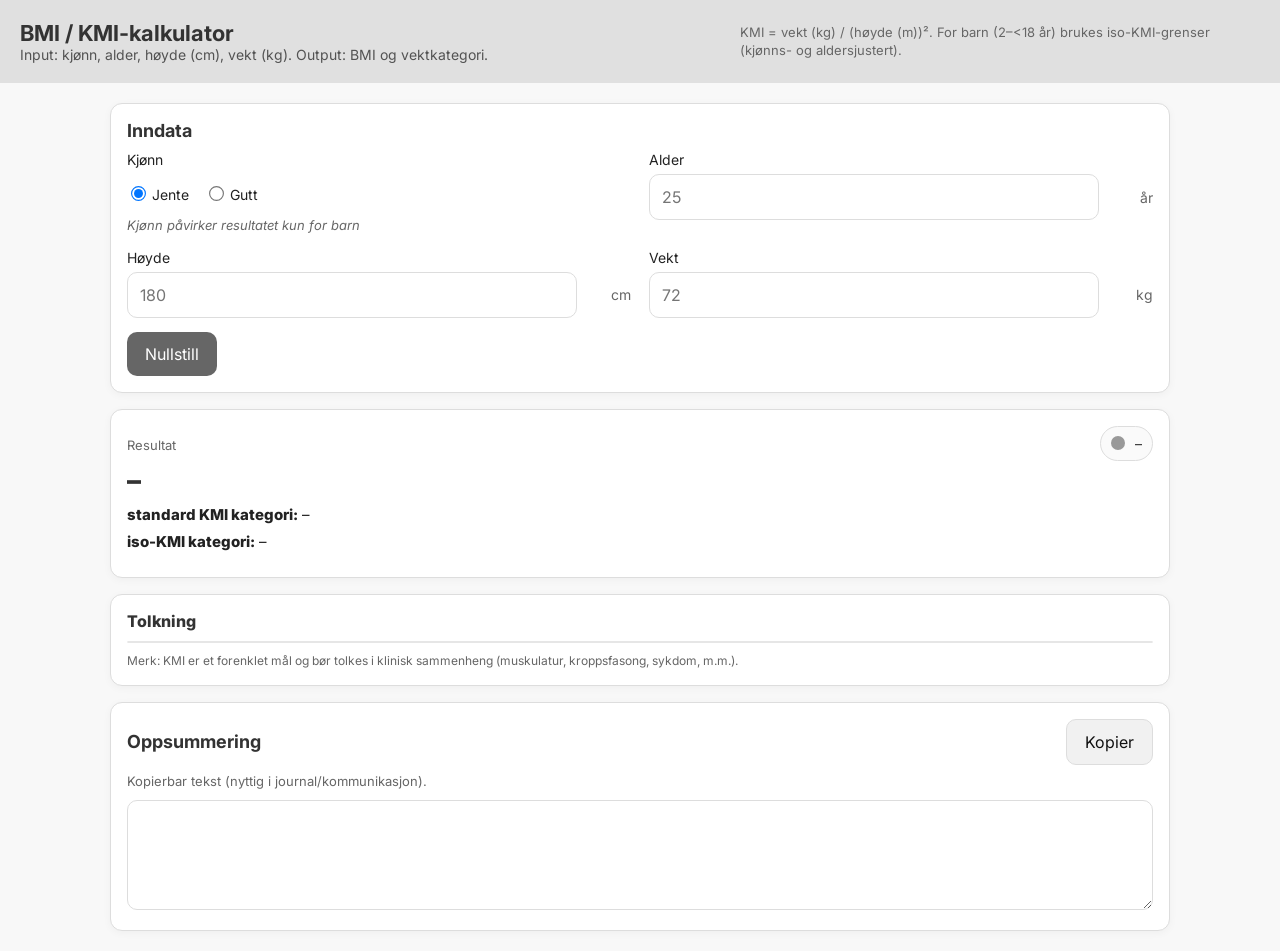
<file: kliniske_verktøy/BMI_kalkulator.html>
<!DOCTYPE html>
<html lang="no">
<head>
  <meta charset="UTF-8" />
  <meta name="viewport" content="width=device-width, initial-scale=1.0" />
  <title>BMI-kalkulator (KMI)</title>

  <!-- Same font stack as transcribe.html -->
  <link href="https://fonts.googleapis.com/css2?family=Roboto:wght@300;400;500&family=Merriweather:wght@300;400&display=swap" rel="stylesheet" />
  <link href="https://fonts.googleapis.com/css2?family=Inter:wght@400;500;600;700;800&display=swap" rel="stylesheet" />

  <style>
    html, body { margin: 0; padding: 0; }
    body {
      font-family: 'Inter', 'Roboto', sans-serif;
      font-weight: 400;
      background-color: #f8f8f8;
      color: #333;
    }
    input, select, textarea, button { font-family: inherit; font-weight: 400; }
    label { font-family: inherit; font-weight: 400; }

    .page { width: 100%; margin: 0; padding: 0; }
    .top-bar {
      background-color: #e0e0e0;
      padding: 20px;
      margin: 0;
      display: flex;
      align-items: center;
      justify-content: space-between;
      gap: 16px;
      flex-wrap: wrap;
    }
    .top-bar h1 { margin: 0; font-size: 22px; font-weight: 700; }
    .top-bar .subtitle { margin: 0; font-size: 14px; color: #444; opacity: 0.9; }

    .content {
      padding: 20px;
      max-width: 1100px;
      margin: 0 auto;
      box-sizing: border-box;
    }

    .card {
      background: #fff;
      border: 1px solid #ddd;
      border-radius: 12px;
      padding: 16px;
      box-sizing: border-box;
      box-shadow: 0 2px 8px rgba(0,0,0,0.04);
    }
    .card + .card { margin-top: 16px; }

    .section-title { margin: 0 0 10px 0; font-size: 18px; font-weight: 700; }
    .muted { color: #666; font-size: 13px; line-height: 1.35; }

    .form-grid {
      display: grid;
      grid-template-columns: 1fr 1fr;
      gap: 14px 18px;
      align-items: start;
    }
    @media (max-width: 820px) { .form-grid { grid-template-columns: 1fr; } }

    .field label { display: block; margin-bottom: 6px; font-size: 14px; color: #222; }

    .input-wrap {
      display: grid;
      grid-template-columns: 1fr auto;
      gap: 10px;
      align-items: center;
    }

    input[type="number"], select {
      width: 100%;
      padding: 12px;
      border: 1px solid #ddd;
      border-radius: 10px;
      font-size: 16px;
      box-sizing: border-box;
      background: #fff;
      color: #111;
    }
    .unit { min-width: 44px; text-align: right; color: #666; font-size: 14px; }

    .radio-row {
      display: flex;
      gap: 16px;
      align-items: center;
      flex-wrap: wrap;
      padding: 10px 0 2px;
    }
    .radio {
      display: inline-flex;
      align-items: center;
      gap: 8px;
      font-size: 16px;
      user-select: none;
    }
    .radio input { transform: scale(1.15); }

    .btn-row {
      display: flex;
      gap: 10px;
      align-items: center;
      margin-top: 14px;
      flex-wrap: wrap;
    }
    button {
      background-color: #5a9;
      color: #fff;
      border: none;
      border-radius: 10px;
      padding: 12px 18px;
      font-size: 16px;
      cursor: pointer;
      transition: background-color 0.3s, transform 0.1s;
      margin: 0;
    }
    button:hover { background-color: #489; }
    button:active { transform: scale(0.98); }
    button:disabled {
      background-color: #ccc;
      color: #666;
      cursor: not-allowed;
      opacity: 0.6;
      transition: none;
      transform: none;
    }
    .btn-secondary { background-color: #666; }
    .btn-secondary:hover { background-color: #555; }
    .btn-ghost {
      background: #f1f1f1;
      color: #111;
      border: 1px solid #ddd;
    }
    .btn-ghost:hover { background: #eaeaea; }

    .result-line {
      display: flex;
      align-items: baseline;
      justify-content: space-between;
      gap: 12px;
      flex-wrap: wrap;
    }
    .result-big {
      font-size: 28px;
      font-weight: 800;
      margin: 8px 0 0;
    }
    .badge {
      display: inline-flex;
      align-items: center;
      gap: 10px;
      padding: 8px 10px;
      border-radius: 999px;
      border: 1px solid #ddd;
      background: #fafafa;
      font-size: 14px;
    }
    .dot {
      width: 14px;
      height: 14px;
      border-radius: 50%;
      background: #999;
      display: inline-block;
      flex: 0 0 auto;
    }
    .dot.green { background: #6bbf77; }
    .dot.yellow { background: #f0c24a; }
    .dot.orange { background: #f39c3d; }
    .dot.red { background: #e35d5d; }
    .dot.darkred { background: #b83b3b; }

    .interp-title { margin: 0 0 10px 0; font-size: 16px; font-weight: 800; }
    .interp-box {
      border: 1px solid #e6e6e6;
      border-radius: 12px;
      overflow: hidden;
      background: #fff;
    }
    .interp-row {
      padding: 14px 14px;
      background: #fff7d6;
      border-top: 1px solid #eee2b8;
      font-size: 15px;
    }
    .interp-row:first-child { border-top: none; }
    .interp-row.active {
      background: #b7e1b1;
      border-top-color: #9ed39a;
      font-weight: 700;
    }
    .interp-row small {
      display: block;
      margin-top: 6px;
      font-weight: 400;
      color: #444;
      opacity: 0.9;
    }

    textarea.summary {
      width: 100%;
      padding: 12px;
      border: 1px solid #ddd;
      border-radius: 10px;
      font-size: 15px;
      box-sizing: border-box;
      resize: vertical;
      min-height: 110px;
      font-family: 'Roboto', sans-serif;
      background: #fff;
    }

    .note { margin-top: 10px; font-size: 12px; color: #666; line-height: 1.35; }
    .inline-kv { margin: 8px 0 0; font-size: 15px; color: #222; }
    .inline-kv b { font-weight: 800; }
  </style>
</head>

<body>
  <div class="page">
    <div class="top-bar">
      <div>
        <h1>BMI / KMI-kalkulator</h1>
        <p class="subtitle">Input: kjønn, alder, høyde (cm), vekt (kg). Output: BMI og vektkategori.</p>
      </div>
      <div class="muted" style="max-width: 520px;">
        KMI = vekt (kg) / (høyde (m))². For barn (2–&lt;18 år) brukes iso-KMI-grenser (kjønns- og aldersjustert).
      </div>
    </div>

    <div class="content">
      <!-- Input card -->
      <div class="card">
        <h2 class="section-title">Inndata</h2>

        <div class="form-grid">
          <div class="field">
            <label>Kjønn</label>
            <div class="radio-row" role="radiogroup" aria-label="Kjønn">
              <label class="radio">
                <input type="radio" name="sex" value="girl" checked />
                Jente
              </label>
              <label class="radio">
                <input type="radio" name="sex" value="boy" />
                Gutt
              </label>
            </div>
            <div class="muted" style="margin-top: 6px;"><i>Kjønn påvirker resultatet kun for barn</i></div>
          </div>

          <div class="field">
            <label for="age">Alder</label>
            <div class="input-wrap">
              <input id="age" type="number" min="0" max="120" step="0.5" placeholder="25" />
              <div class="unit">år</div>
            </div>
          </div>

          <div class="field">
            <label for="height">Høyde</label>
            <div class="input-wrap">
              <input id="height" type="number" min="30" max="250" step="0.1" placeholder="180" />
              <div class="unit">cm</div>
            </div>
          </div>

          <div class="field">
            <label for="weight">Vekt</label>
            <div class="input-wrap">
              <input id="weight" type="number" min="1" max="500" step="0.1" placeholder="72" />
              <div class="unit">kg</div>
            </div>
          </div>
        </div>

        <div class="btn-row">
          <button id="btnReset" type="button" class="btn-secondary">Nullstill</button>
        </div>

        <div id="error" class="note" style="color:#b83b3b; display:none;"></div>
      </div>

      <!-- Result card -->
      <div class="card">
        <div class="result-line">
          <div>
            <div class="muted">Resultat</div>
            <div class="result-big" id="bmiOut">–</div>
            <div class="inline-kv" id="stdOut"><b>standard KMI kategori:</b> –</div>
            <div class="inline-kv" id="isoOut"><b>iso-KMI kategori:</b> –</div>
          </div>

          <div class="badge" aria-live="polite">
            <span id="catDot" class="dot"></span>
            <span id="catLabel">–</span>
          </div>
        </div>

        <div class="note" id="ageNote"></div>
      </div>

      <!-- Interpretation -->
      <div class="card">
        <h3 class="interp-title" id="interpHeader">Tolkning</h3>
        <div class="interp-box" id="interpBox"></div>
        <div class="note" style="margin-top: 10px;">
          Merk: KMI er et forenklet mål og bør tolkes i klinisk sammenheng (muskulatur, kroppsfasong, sykdom, m.m.).
        </div>
      </div>

      <!-- Summary -->
      <div class="card">
        <div style="display:flex; align-items:center; justify-content:space-between; gap:12px; flex-wrap:wrap;">
          <h2 class="section-title" style="margin:0;">Oppsummering</h2>
          <button id="btnCopy" type="button" class="btn-ghost">Kopier</button>
        </div>
        <div class="muted" style="margin: 8px 0 10px;">
          Kopierbar tekst (nyttig i journal/kommunikasjon).
        </div>
        <textarea id="summary" class="summary" readonly></textarea>
        <div class="note" id="copyStatus" style="display:none; color:#2e7d32;"></div>
      </div>
    </div>
  </div>

  <script>
    // ===== iso-KMI cutoffs (ages 2.0–18.0 step 0.5) =====
    const ISO_OVER = [
      [2.0, 18.09, 19.81, 21.13, 18.36, 19.99, 21.20],
      [2.5, 17.84, 19.57, 20.90, 18.09, 19.73, 20.95],
      [3.0, 17.64, 19.38, 20.74, 17.85, 19.50, 20.75],
      [3.5, 17.48, 19.25, 20.65, 17.66, 19.33, 20.61],
      [4.0, 17.36, 19.16, 20.62, 17.52, 19.23, 20.56],
      [4.5, 17.27, 19.14, 20.67, 17.43, 19.20, 20.60],
      [5.0, 17.23, 19.20, 20.85, 17.39, 19.27, 20.79],
      [5.5, 17.25, 19.36, 21.16, 17.42, 19.46, 21.15],
      [6.0, 17.33, 19.62, 21.61, 17.52, 19.76, 21.69],
      [6.5, 17.48, 19.96, 22.19, 17.67, 20.15, 22.35],
      [7.0, 17.69, 20.39, 22.88, 17.88, 20.59, 23.08],
      [7.5, 17.96, 20.89, 23.65, 18.12, 21.06, 23.83],
      [8.0, 18.28, 21.44, 24.50, 18.41, 21.56, 24.61],
      [8.5, 18.63, 22.04, 25.42, 18.73, 22.11, 25.45],
      [9.0, 18.99, 22.66, 26.39, 19.07, 22.71, 26.40],
      [9.5, 19.38, 23.31, 27.38, 19.43, 23.34, 27.39],
      [10.0, 19.78, 23.97, 28.36, 19.80, 23.96, 28.35],
      [10.5, 20.21, 24.62, 29.28, 20.15, 24.54, 29.22],
      [11.0, 20.66, 25.25, 30.14, 20.51, 25.07, 29.97],
      [11.5, 21.12, 25.87, 30.93, 20.85, 25.56, 30.63],
      [12.0, 21.59, 26.47, 31.66, 21.20, 26.02, 31.21],
      [12.5, 22.05, 27.04, 32.33, 21.54, 26.45, 31.73],
      [13.0, 22.49, 27.57, 32.91, 21.89, 26.87, 32.19],
      [13.5, 22.90, 28.03, 33.39, 22.25, 27.26, 32.61],
      [14.0, 23.27, 28.42, 33.78, 22.60, 27.64, 32.98],
      [14.5, 23.60, 28.74, 34.07, 22.95, 28.00, 33.29],
      [15.0, 23.89, 29.01, 34.28, 23.28, 28.32, 33.56],
      [15.5, 24.13, 29.22, 34.43, 23.59, 28.61, 33.78],
      [16.0, 24.34, 29.40, 34.55, 23.89, 28.88, 33.98],
      [16.5, 24.53, 29.55, 34.64, 24.18, 29.15, 34.19],
      [17.0, 24.70, 29.70, 34.75, 24.46, 29.43, 34.43],
      [17.5, 24.85, 29.85, 34.87, 24.73, 29.71, 34.71],
      [18.0, 25.00, 30.00, 35.00, 25.00, 30.00, 35.00]
    ];

    const ISO_UNDER_185 = [
      [2.0, 14.96, 15.24],
      [2.5, 14.77, 15.02],
      [3.0, 14.60, 14.83],
      [3.5, 14.44, 14.66],
      [4.0, 14.30, 14.51],
      [4.5, 14.16, 14.38],
      [5.0, 14.04, 14.26],
      [5.5, 13.93, 14.15],
      [6.0, 13.85, 14.06],
      [6.5, 13.81, 14.00],
      [7.0, 13.83, 14.00],
      [7.5, 13.90, 14.05],
      [8.0, 14.00, 14.13],
      [8.5, 14.13, 14.24],
      [9.0, 14.26, 14.36],
      [9.5, 14.40, 14.49],
      [10.0, 14.58, 14.63],
      [10.5, 14.78, 14.79],
      [11.0, 15.03, 14.96],
      [11.5, 15.30, 15.15],
      [12.0, 15.59, 15.36],
      [12.5, 15.91, 15.59],
      [13.0, 16.23, 15.84],
      [13.5, 16.55, 16.11],
      [14.0, 16.86, 16.39],
      [14.5, 17.16, 16.69],
      [15.0, 17.43, 16.98],
      [15.5, 17.68, 17.26],
      [16.0, 17.90, 17.53],
      [16.5, 18.08, 17.79],
      [17.0, 18.24, 18.04],
      [17.5, 18.38, 18.28],
      [18.0, 18.50, 18.50]
    ];

    const el = (id) => document.getElementById(id);

    function parseNumber(v) {
      if (typeof v !== 'string') v = String(v ?? '');
      v = v.trim().replace(',', '.');
      if (!v) return NaN;
      const n = Number(v);
      return Number.isFinite(n) ? n : NaN;
    }

    function fmt1(n) {
      if (!Number.isFinite(n)) return '–';
      return n.toFixed(1).replace('.', ',');
    }

    function getSex() {
      return document.querySelector('input[name="sex"]:checked')?.value || 'girl';
    }

    function clampAgeToHalf(age) {
      return Math.round(age * 2) / 2;
    }

    function lookupIsoCutoffs(ageYears, sex) {
      const age = clampAgeToHalf(ageYears);
      if (!(age >= 2 && age <= 18)) return null;

      const overRow = ISO_OVER.find(r => r[0] === age);
      const underRow = ISO_UNDER_185.find(r => r[0] === age);
      if (!overRow || !underRow) return null;

      const isGirl = sex === 'girl';
      return {
        age,
        iso185: isGirl ? underRow[1] : underRow[2],
        iso25:  isGirl ? overRow[1]  : overRow[4],
        iso30:  isGirl ? overRow[2]  : overRow[5],
        iso35:  isGirl ? overRow[3]  : overRow[6]
      };
    }

    function adultCategory18to70(bmi) {
      if (bmi < 18.5) return { key: 'under', label: 'undervekt', dot: 'orange' };
      if (bmi < 25)   return { key: 'normal', label: 'normal vekt', dot: 'green' };
      if (bmi < 30)   return { key: 'over', label: 'overvekt', dot: 'yellow' };
      if (bmi < 35)   return { key: 'ob1', label: 'fedme', dot: 'red' };
      if (bmi < 40)   return { key: 'ob2', label: 'alvorlig fedme', dot: 'darkred' };
      return            { key: 'ob3', label: 'svært alvorlig fedme', dot: 'darkred' };
    }

    function elderlyCategory71plus(bmi) {
      if (bmi < 22)   return { key: 'under', label: 'undervekt', dot: 'orange' };
      if (bmi < 27)   return { key: 'normal', label: 'normal vekt', dot: 'green' };
      if (bmi < 30)   return { key: 'over', label: 'overvekt', dot: 'yellow' };
      if (bmi < 35)   return { key: 'ob1', label: 'fedme', dot: 'red' };
      if (bmi < 40)   return { key: 'ob2', label: 'alvorlig fedme', dot: 'darkred' };
      return            { key: 'ob3', label: 'svært alvorlig fedme', dot: 'darkred' };
    }

    function childCategoryIso(bmi, iso) {
      if (bmi < iso.iso185) return { key: 'under', label: 'undervekt', dot: 'orange' };
      if (bmi < iso.iso25)  return { key: 'normal', label: 'normal vekt', dot: 'green' };
      if (bmi < iso.iso30)  return { key: 'over', label: 'overvekt', dot: 'yellow' };
      if (bmi < iso.iso35)  return { key: 'ob1', label: 'fedme', dot: 'red' };
      return                  { key: 'ob2', label: 'alvorlig fedme', dot: 'darkred' };
    }

    function setDot(dotClass) {
      const d = el('catDot');
      d.className = 'dot';
      if (dotClass) d.classList.add(dotClass);
    }

    function renderNullState() {
      el('error').style.display = 'none';
      el('copyStatus').style.display = 'none';

      el('bmiOut').textContent = '–';
      el('stdOut').innerHTML = '<b>standard KMI kategori:</b> –';
      el('isoOut').innerHTML = '<b>iso-KMI kategori:</b> –';
      el('catLabel').textContent = '–';
      setDot('');
      el('ageNote').textContent = '';
      el('interpHeader').textContent = 'Tolkning';
      el('interpBox').innerHTML = '';
      el('summary').value = '';
    }

    function renderInterpretation(mode, sex, cat, iso) {
      const box = el('interpBox');
      box.innerHTML = '';
      const rows = [];

      if (mode === 'child' && iso) {
        el('interpHeader').textContent = 'Tolkning barn og tenåringer (2–<18 år)';
        rows.push({ id: 'under', text: `KMI < iso-KMI ${fmt1(iso.iso185)}: undervekt`, sub: `Alder brukt i tabell: ${String(iso.age).replace('.', ',')} år (${sex === 'girl' ? 'jente' : 'gutt'})` });
        rows.push({ id: 'normal', text: `KMI ${fmt1(iso.iso185)}–${fmt1(iso.iso25)}: normal vekt` });
        rows.push({ id: 'over',   text: `KMI ≥ iso-KMI ${fmt1(iso.iso25)}: overvekt` });
        rows.push({ id: 'ob1',    text: `KMI ≥ iso-KMI ${fmt1(iso.iso30)}: fedme` });
        rows.push({ id: 'ob2',    text: `KMI ≥ iso-KMI ${fmt1(iso.iso35)}: alvorlig fedme` });
      } else if (mode === 'elderly') {
        el('interpHeader').textContent = 'Tolkning eldre (≥ 71 år)';
        rows.push({ id: 'under', text: 'KMI < 22: undervekt' });
        rows.push({ id: 'normal', text: 'KMI 22–27: normal vekt' });
        rows.push({ id: 'over', text: 'KMI 27–30: overvekt' });
        rows.push({ id: 'ob1', text: 'KMI 30–35: fedme' });
        rows.push({ id: 'ob2', text: 'KMI 35–40: alvorlig fedme' });
        rows.push({ id: 'ob3', text: 'KMI ≥ 40: svært alvorlig fedme' });
      } else {
        el('interpHeader').textContent = 'Tolkning voksne (≥ 18 år)';
        rows.push({ id: 'under', text: 'KMI < 18,5: undervekt' });
        rows.push({ id: 'normal', text: 'KMI 18,5–25: normal vekt' });
        rows.push({ id: 'over', text: 'KMI > 25: overvekt' });
        rows.push({ id: 'ob1', text: 'KMI ≥ 30: fedme' });
        rows.push({ id: 'ob2', text: 'KMI ≥ 35: alvorlig fedme' });
        rows.push({ id: 'ob3', text: 'KMI ≥ 40: svært alvorlig fedme' });
      }

      for (const r of rows) {
        const div = document.createElement('div');
        div.className = 'interp-row' + (r.id === cat.key ? ' active' : '');
        div.textContent = r.text;
        if (r.sub) {
          const sm = document.createElement('small');
          sm.textContent = r.sub;
          div.appendChild(sm);
        }
        box.appendChild(div);
      }
    }

    function buildSummary(age, sex, heightCm, weightKg, bmi, stdCat, mode, iso) {
      const bmiTxt = fmt1(bmi);
      const lines = [];
      lines.push(`Oppsummering BMI / KMI kalkulator`);
      lines.push(`- Høyde: ${fmt1(heightCm)} cm. Vekt: ${fmt1(weightKg)} kg. Alder: ${String(age).replace('.', ',')} år. KMI: ${bmiTxt} kg/m²`);
      lines.push(`- standard KMI kategori: ${stdCat?.label ?? '–'}`);
      if (mode === 'child' && iso) {
        lines.push(`- iso-KMI kategori: ${stdCat?.label ?? '–'} (grenser: iso18,5=${fmt1(iso.iso185)}, iso25=${fmt1(iso.iso25)}, iso30=${fmt1(iso.iso30)}, iso35=${fmt1(iso.iso35)})`);
      } else {
        lines.push(`- iso-KMI kategori: –`);
      }
      return lines.join('\n');
    }

    function calculate() {
      el('copyStatus').style.display = 'none';

      const sex = getSex();
      const age = parseNumber(el('age').value);
      const heightCm = parseNumber(el('height').value);
      const weightKg = parseNumber(el('weight').value);

      // If not fully filled out yet -> show null state (no noisy errors while typing)
      if (![age, heightCm, weightKg].every(Number.isFinite)) {
        renderNullState();
        return;
      }

      // Validate
      if (age < 0 || age > 120 || heightCm <= 0 || weightKg <= 0) {
        renderNullState();
        return;
      }

      const heightM = heightCm / 100;
      const bmi = weightKg / (heightM * heightM);

      let mode = 'adult';
      if (age >= 2 && age < 18) mode = 'child';
      else if (age >= 71) mode = 'elderly';

      let stdCat = null;
      let iso = null;

      if (mode === 'child') {
        iso = lookupIsoCutoffs(age, sex);
        if (!iso) {
          mode = 'adult';
          stdCat = adultCategory18to70(bmi);
        } else {
          stdCat = childCategoryIso(bmi, iso);
        }
      } else if (mode === 'elderly') {
        stdCat = elderlyCategory71plus(bmi);
      } else {
        stdCat = adultCategory18to70(bmi);
      }

      // UI
      el('error').style.display = 'none';
      el('bmiOut').textContent = `${fmt1(bmi)} kg/m²`;
      el('stdOut').innerHTML = `<b>standard KMI kategori:</b> ${stdCat?.label ?? '–'}`;
      el('isoOut').innerHTML = `<b>iso-KMI kategori:</b> ${mode === 'child' && iso ? (stdCat?.label ?? '–') : '–'}`;

      el('catLabel').textContent = stdCat?.label ?? '–';
      setDot(stdCat?.dot ?? '');

      if (mode === 'child') el('ageNote').textContent = 'Barn/tenåring: iso-KMI er kjønns- og aldersjustert (2–<18 år).';
      else if (mode === 'elderly') el('ageNote').textContent = 'Eldre: normalområdet er høyere fra og med 71 år.';
      else el('ageNote').textContent = '';

      renderInterpretation(mode, sex, stdCat, iso);
      el('summary').value = buildSummary(age, sex, heightCm, weightKg, bmi, stdCat, mode, iso);
    }

    function resetInputs() {
      // Reset ONLY inputs; output will follow automatically and become null-state
      document.querySelector('input[name="sex"][value="girl"]').checked = true;
      el('age').value = '';
      el('height').value = '';
      el('weight').value = '';
      calculate(); // will renderNullState()
    }

    async function copySummary() {
      const txt = el('summary').value || '';
      if (!txt.trim()) return;

      try {
        await navigator.clipboard.writeText(txt);
        el('copyStatus').textContent = 'Kopiert!';
        el('copyStatus').style.display = 'block';
      } catch {
        el('summary').focus();
        el('summary').select();
        document.execCommand('copy');
        el('copyStatus').textContent = 'Kopiert!';
        el('copyStatus').style.display = 'block';
      }
    }

    // Auto-update (input/change on all relevant controls)
    function wireAutoUpdate() {
      const ids = ['age', 'height', 'weight'];
      ids.forEach(id => {
        el(id).addEventListener('input', calculate);
        el(id).addEventListener('change', calculate);
      });
      document.querySelectorAll('input[name="sex"]').forEach(r => {
        r.addEventListener('change', calculate);
      });
    }

    el('btnReset').addEventListener('click', resetInputs);
    el('btnCopy').addEventListener('click', copySummary);

    // Initial: output nullstilt on load
    wireAutoUpdate();
    renderNullState();
  </script>
</body>
</html>
</file>
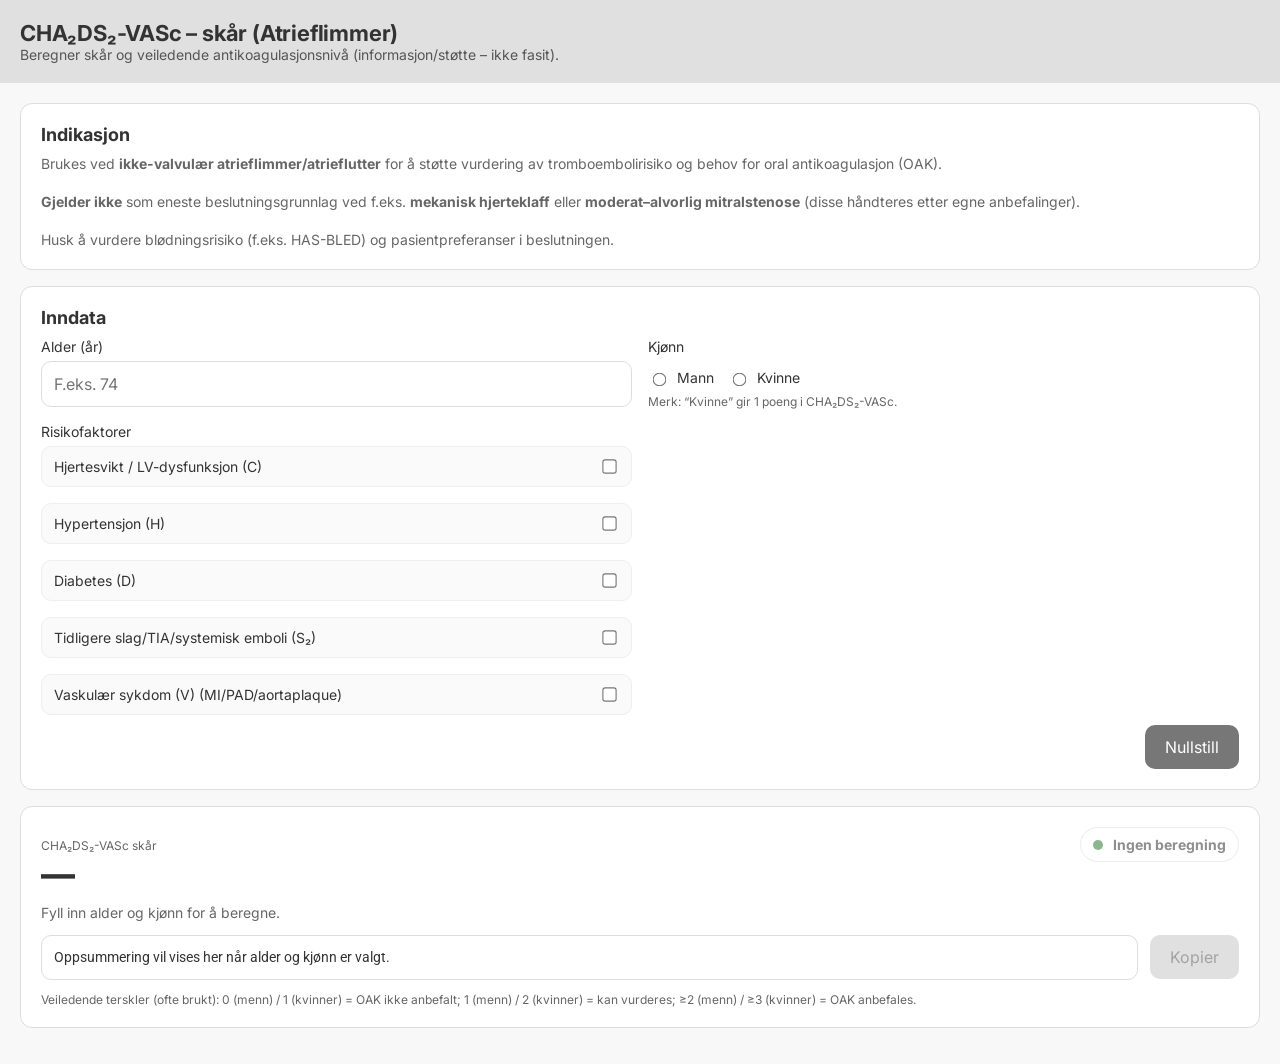
<file: kliniske_verktøy/chadvasc.html>
<!doctype html>
<html lang="no">
<head>
  <meta charset="utf-8" />
  <meta name="viewport" content="width=device-width,initial-scale=1" />
  <title>CHA₂DS₂-VASc – skår (Atrieflimmer)</title>

  <link href="https://fonts.googleapis.com/css2?family=Roboto:wght@300;400;500&family=Merriweather:wght@300;400&display=swap" rel="stylesheet" />
  <link href="https://fonts.googleapis.com/css2?family=Inter:wght@400;500;600;700;800&display=swap" rel="stylesheet" />

  <style>
    html, body { margin: 0; padding: 0; }
    body {
      font-family: 'Inter', 'Roboto', sans-serif;
      font-weight: 400;
      background-color: #f8f8f8;
      color: #333;
    }
    input, select, textarea, button { font-family: inherit; font-weight: 400; }
    label { font-family: inherit; font-weight: 400; }

    .top-bar {
      background-color: #e0e0e0;
      padding: 20px;
      display: flex;
      align-items: baseline;
      justify-content: space-between;
      gap: 12px;
    }
    .top-bar h1 {
      margin: 0;
      font-size: 22px;
      font-weight: 700;
      letter-spacing: -0.2px;
    }
    .top-bar .subtitle {
      margin: 0;
      font-size: 14px;
      color: #555;
      font-weight: 400;
    }

    .page { width: 100%; box-sizing: border-box; padding: 20px; }

    .card {
      background: #fff;
      border: 1px solid #ddd;
      border-radius: 12px;
      padding: 20px;
      margin-bottom: 16px;
      box-sizing: border-box;
    }

    .card h2 {
      margin: 0 0 10px 0;
      font-size: 18px;
      font-weight: 700;
    }

    .muted { color: #666; font-size: 14px; line-height: 1.35; }
    .small { font-size: 12px; color: #666; }

    .form-grid {
      display: grid;
      grid-template-columns: 1fr 1fr;
      gap: 14px 16px;
      align-items: start;
    }
    @media (max-width: 900px) {
      .form-grid { grid-template-columns: 1fr; }
    }

    .field { display: flex; flex-direction: column; gap: 6px; }
    .field label { font-size: 14px; color: #333; }
    .input, select {
      width: 100%;
      padding: 12px;
      border: 1px solid #ddd;
      border-radius: 10px;
      font-size: 16px;
      box-sizing: border-box;
      background: #fff;
    }

    .inline-radio {
      display: flex;
      gap: 14px;
      align-items: center;
      flex-wrap: wrap;
      padding: 8px 0 2px;
    }
    .inline-radio label {
      display: inline-flex;
      gap: 8px;
      align-items: center;
      cursor: pointer;
      user-select: none;
    }
    .inline-radio input[type="radio"] { transform: scale(1.05); }

    .toggle-row {
      display: flex;
      align-items: center;
      justify-content: space-between;
      gap: 12px;
      padding: 10px 12px;
      border: 1px solid #eee;
      border-radius: 10px;
      background: #fafafa;
    }
    .toggle-row .tlabel { font-size: 14px; color: #333; }
    .toggle-row input[type="checkbox"] { transform: scale(1.1); }

    button {
      background-color: #5a9;
      color: #fff;
      border: none;
      border-radius: 10px;
      padding: 12px 20px;
      font-size: 16px;
      cursor: pointer;
      transition: background-color 0.3s, transform 0.1s;
      margin: 0;
    }
    button:hover { background-color: #489; }
    button:active { transform: scale(0.98); }
    button.secondary { background: #777; }
    button.secondary:hover { background: #666; }
    button:disabled {
      background-color: #ccc;
      color: #666;
      cursor: not-allowed;
      opacity: 0.6;
      transition: none;
      transform: none;
    }

    .actions {
      display: flex;
      gap: 10px;
      align-items: center;
      justify-content: flex-end;
      flex-wrap: wrap;
      margin-top: 10px;
    }

    .result-head {
      display: flex;
      align-items: baseline;
      justify-content: space-between;
      gap: 12px;
      flex-wrap: wrap;
      margin-bottom: 10px;
    }

    .score {
      font-size: 34px;
      font-weight: 800;
      letter-spacing: -0.5px;
      margin: 0;
    }

    .badge {
      display: inline-flex;
      align-items: center;
      gap: 10px;
      padding: 8px 12px;
      border-radius: 999px;
      border: 1px solid #ddd;
      background: #fff;
      font-size: 14px;
      font-weight: 700;
      white-space: nowrap;
    }
    .dot {
      width: 10px;
      height: 10px;
      border-radius: 50%;
      display: inline-block;
    }

    .zone-low .dot { background: #2e7d32; }
    .zone-mid .dot { background: #f9a825; }
    .zone-high .dot { background: #c62828; }

    .breakdown {
      margin: 12px 0 0;
      padding: 0;
      list-style: none;
      display: grid;
      grid-template-columns: 1fr 1fr;
      gap: 8px 12px;
    }
    @media (max-width: 900px) {
      .breakdown { grid-template-columns: 1fr; }
    }
    .breakdown li {
      font-size: 14px;
      color: #333;
      background: #fafafa;
      border: 1px solid #eee;
      border-radius: 10px;
      padding: 10px 12px;
      display: flex;
      justify-content: space-between;
      gap: 12px;
    }
    .breakdown .k { color: #555; }
    .breakdown .v { font-weight: 700; }

    .summary-wrap {
      display: flex;
      gap: 12px;
      align-items: flex-start;
      justify-content: space-between;
      flex-wrap: wrap;
      margin-top: 12px;
    }
    .summary-box {
      flex: 1;
      min-width: 260px;
      border: 1px solid #ddd;
      border-radius: 10px;
      background: #fff;
      padding: 12px;
      white-space: pre-wrap;
      font-family: 'Roboto', sans-serif;
      font-size: 14px;
      line-height: 1.35;
    }
    .toast {
      margin-top: 10px;
      font-size: 13px;
      color: #2e7d32;
      display: none;
    }
    .toast.show { display: block; }

    .warn {
      border: 1px solid #f0c36d;
      background: #fff7e6;
      border-radius: 10px;
      padding: 10px 12px;
      color: #6a4a00;
      font-size: 13px;
      margin-top: 10px;
    }
  </style>
</head>

<body>
  <div class="top-bar">
    <div>
      <h1>CHA₂DS₂-VASc – skår (Atrieflimmer)</h1>
      <p class="subtitle">Beregner skår og veiledende antikoagulasjonsnivå (informasjon/støtte – ikke fasit).</p>
    </div>
  </div>

  <div class="page">
    <div class="card">
      <h2>Indikasjon</h2>
      <div class="muted">
        Brukes ved <b>ikke-valvulær atrieflimmer/atrieflutter</b> for å støtte vurdering av tromboembolirisiko og behov for oral antikoagulasjon (OAK).
        <br /><br />
        <b>Gjelder ikke</b> som eneste beslutningsgrunnlag ved f.eks. <b>mekanisk hjerteklaff</b> eller <b>moderat–alvorlig mitralstenose</b> (disse håndteres etter egne anbefalinger).
        <br /><br />
        Husk å vurdere blødningsrisiko (f.eks. HAS-BLED) og pasientpreferanser i beslutningen.
      </div>
    </div>

    <div class="card">
      <h2>Inndata</h2>

      <div class="form-grid">
        <div class="field">
          <label for="age">Alder (år)</label>
          <input class="input" id="age" type="number" inputmode="numeric" min="0" max="120" placeholder="F.eks. 74" />
        </div>

        <div class="field">
          <label>Kjønn</label>
          <div class="inline-radio" role="radiogroup" aria-label="Kjønn">
            <label><input type="radio" name="sex" value="male" /> Mann</label>
            <label><input type="radio" name="sex" value="female" /> Kvinne</label>
          </div>
          <div class="small">Merk: “Kvinne” gir 1 poeng i CHA₂DS₂-VASc.</div>
        </div>

        <div class="field">
          <label>Risikofaktorer</label>

          <div class="toggle-row">
            <div class="tlabel">Hjertesvikt / LV-dysfunksjon (C)</div>
            <input id="hf" type="checkbox" />
          </div>

          <div class="toggle-row" style="margin-top:10px;">
            <div class="tlabel">Hypertensjon (H)</div>
            <input id="htn" type="checkbox" />
          </div>

          <div class="toggle-row" style="margin-top:10px;">
            <div class="tlabel">Diabetes (D)</div>
            <input id="dm" type="checkbox" />
          </div>

          <div class="toggle-row" style="margin-top:10px;">
            <div class="tlabel">Tidligere slag/TIA/systemisk emboli (S₂)</div>
            <input id="stroke" type="checkbox" />
          </div>

          <div class="toggle-row" style="margin-top:10px;">
            <div class="tlabel">Vaskulær sykdom (V) (MI/PAD/aortaplaque)</div>
            <input id="vasc" type="checkbox" />
          </div>
        </div>
      </div>

      <div class="actions">
        <button class="secondary" id="resetBtn" type="button">Nullstill</button>
      </div>
    </div>

    <div class="card" aria-live="polite">
      <div class="result-head">
        <div>
          <div class="small">CHA₂DS₂-VASc skår</div>
          <p class="score" id="scoreText">—</p>
        </div>

        <div class="badge zone-low" id="zoneBadge" style="opacity:0.55;">
          <span class="dot"></span>
          <span id="zoneText">Ingen beregning</span>
        </div>
      </div>

      <div class="muted" id="adviceText">Fyll inn alder og kjønn for å beregne.</div>

      <ul class="breakdown" id="breakdown" style="display:none;"></ul>

      <div class="summary-wrap">
        <div class="summary-box" id="summaryBox">Oppsummering vil vises her når alder og kjønn er valgt.</div>
        <button id="copyBtn" type="button" disabled>Kopier</button>
      </div>
      <div class="toast" id="toast">Kopiert ✅</div>

      <div class="small" style="margin-top:12px;">
        Veiledende terskler (ofte brukt): 0 (menn) / 1 (kvinner) = OAK ikke anbefalt; 1 (menn) / 2 (kvinner) = kan vurderes; ≥2 (menn) / ≥3 (kvinner) = OAK anbefales.
      </div>
    </div>
  </div>

  <script>
    (function () {
      const el = (id) => document.getElementById(id);

      const ageEl = el('age');
      const sexEls = () => Array.from(document.querySelectorAll('input[name="sex"]'));

      const hfEl = el('hf');
      const htnEl = el('htn');
      const dmEl = el('dm');
      const strokeEl = el('stroke');
      const vascEl = el('vasc');

      const scoreText = el('scoreText');
      const zoneBadge = el('zoneBadge');
      const zoneText = el('zoneText');
      const adviceText = el('adviceText');
      const breakdownEl = el('breakdown');
      const summaryBox = el('summaryBox');
      const copyBtn = el('copyBtn');
      const resetBtn = el('resetBtn');
      const toast = el('toast');

      function getSex() {
        const checked = sexEls().find(r => r.checked);
        return checked ? checked.value : '';
      }

      function clamp(n, min, max) {
        if (!Number.isFinite(n)) return NaN;
        return Math.min(max, Math.max(min, n));
      }

      function computeAgePoints(age) {
        if (!Number.isFinite(age)) return 0;
        if (age >= 75) return 2;
        if (age >= 65) return 1;
        return 0;
      }

      function computeScore() {
        const ageRaw = parseFloat(ageEl.value);
        const age = clamp(ageRaw, 0, 120);
        const sex = getSex();

        const hasRequired = Number.isFinite(age) && !!sex;
        if (!hasRequired) {
          return { ready: false, age: Number.isFinite(age) ? age : null, sex, score: null };
        }

        const agePts = computeAgePoints(age);
        const sexPts = (sex === 'female') ? 1 : 0;

        const hfPts = hfEl.checked ? 1 : 0;
        const htnPts = htnEl.checked ? 1 : 0;
        const dmPts = dmEl.checked ? 1 : 0;
        const strokePts = strokeEl.checked ? 2 : 0;
        const vascPts = vascEl.checked ? 1 : 0;

        const score = agePts + sexPts + hfPts + htnPts + dmPts + strokePts + vascPts;

        const breakdown = [
          { k: 'Alder', v: `${agePts} p` },
          { k: 'Kjønn', v: `${sexPts} p` },
          { k: 'Hjertesvikt/LV-dysfunksjon', v: `${hfPts} p` },
          { k: 'Hypertensjon', v: `${htnPts} p` },
          { k: 'Diabetes', v: `${dmPts} p` },
          { k: 'Tidligere slag/TIA/embolisme', v: `${strokePts} p` },
          { k: 'Vaskulær sykdom', v: `${vascPts} p` },
        ];

        const riskFactors = [];
        if (hfEl.checked) riskFactors.push('Hjertesvikt/LV-dysfunksjon');
        if (htnEl.checked) riskFactors.push('Hypertensjon');
        if (dmEl.checked) riskFactors.push('Diabetes');
        if (strokeEl.checked) riskFactors.push('Tidligere slag/TIA/embolisme');
        if (vascEl.checked) riskFactors.push('Vaskulær sykdom');

        return { ready: true, age, sex, score, breakdown, riskFactors };
      }

      function classify(score, sex) {
        // 0 (menn) / 1 (kvinner) = ikke anbefalt
        // 1 (menn) / 2 (kvinner) = vurder
        // >=2 (menn) / >=3 (kvinner) = anbefal
        if (sex === 'male') {
          if (score === 0) return { zone: 'low', label: 'Lav risiko', advice: 'Antikoagulasjon ikke anbefalt.' };
          if (score === 1) return { zone: 'mid', label: 'Intermediær', advice: 'Antikoagulasjon kan vurderes (klinisk helhetsvurdering / preferanser).' };
          return { zone: 'high', label: 'Høy risiko', advice: 'Antikoagulasjon anbefales.' };
        } else {
          if (score <= 1) return { zone: 'low', label: 'Lav risiko', advice: 'Antikoagulasjon ikke anbefalt (score 1 kan være kun pga. kjønn).' };
          if (score === 2) return { zone: 'mid', label: 'Intermediær', advice: 'Antikoagulasjon kan vurderes (klinisk helhetsvurdering / preferanser).' };
          return { zone: 'high', label: 'Høy risiko', advice: 'Antikoagulasjon anbefales.' };
        }
      }

      function setZone(zone, label) {
        zoneBadge.classList.remove('zone-low', 'zone-mid', 'zone-high');
        if (zone === 'low') zoneBadge.classList.add('zone-low');
        if (zone === 'mid') zoneBadge.classList.add('zone-mid');
        if (zone === 'high') zoneBadge.classList.add('zone-high');

        zoneText.textContent = label;
        zoneBadge.style.opacity = '1';
      }

      function resetOutput() {
        scoreText.textContent = '—';
        zoneText.textContent = 'Ingen beregning';
        zoneBadge.classList.remove('zone-low', 'zone-mid', 'zone-high');
        zoneBadge.classList.add('zone-low');
        zoneBadge.style.opacity = '0.55';

        adviceText.textContent = 'Fyll inn alder og kjønn for å beregne.';
        breakdownEl.style.display = 'none';
        breakdownEl.innerHTML = '';

        summaryBox.textContent = 'Oppsummering vil vises her når alder og kjønn er valgt.';
        copyBtn.disabled = true;
      }

      function render() {
        const r = computeScore();
        if (!r.ready) {
          resetOutput();
          return;
        }

        scoreText.textContent = String(r.score);

        const cls = classify(r.score, r.sex);
        setZone(cls.zone, cls.label);
        adviceText.textContent = cls.advice;

        breakdownEl.innerHTML = '';
        r.breakdown.forEach(item => {
          const li = document.createElement('li');
          const k = document.createElement('span');
          const v = document.createElement('span');
          k.className = 'k';
          v.className = 'v';
          k.textContent = item.k;
          v.textContent = item.v;
          li.appendChild(k);
          li.appendChild(v);
          breakdownEl.appendChild(li);
        });
        breakdownEl.style.display = 'grid';

        const sexLabel = (r.sex === 'male') ? 'Mann' : 'Kvinne';
        const rf = (r.riskFactors.length ? r.riskFactors.join(', ') : 'Ingen');

        summaryBox.textContent =
          `CHA₂DS₂-VASc (atrieflimmer)\n` +
          `- Alder: ${r.age}\n` +
          `- Kjønn: ${sexLabel}\n` +
          `- Risikofaktorer: ${rf}\n` +
          `- Skår: ${r.score}\n` +
          `- Kategori: ${cls.label}\n` +
          `- Veiledning: ${cls.advice}`;

        copyBtn.disabled = false;
      }

      function hideToastSoon() { toast.classList.remove('show'); }

      // Auto-oppdatering
      const inputs = [ageEl, hfEl, htnEl, dmEl, strokeEl, vascEl, ...sexEls()];
      inputs.forEach(node => {
        node.addEventListener('input', render);
        node.addEventListener('change', render);
      });

      // Nullstill input
      resetBtn.addEventListener('click', () => {
        ageEl.value = '';
        sexEls().forEach(r => r.checked = false);
        hfEl.checked = false;
        htnEl.checked = false;
        dmEl.checked = false;
        strokeEl.checked = false;
        vascEl.checked = false;
        render();
      });

      // Kopier oppsummering
      copyBtn.addEventListener('click', async () => {
        try {
          await navigator.clipboard.writeText(summaryBox.textContent || '');
          toast.classList.add('show');
          setTimeout(hideToastSoon, 1500);
        } catch {
          const ta = document.createElement('textarea');
          ta.value = summaryBox.textContent || '';
          ta.style.position = 'fixed';
          ta.style.left = '-9999px';
          document.body.appendChild(ta);
          ta.select();
          try { document.execCommand('copy'); } catch {}
          document.body.removeChild(ta);
          toast.classList.add('show');
          setTimeout(hideToastSoon, 1500);
        }
      });

      // Default: nullstilt output ved load
      resetOutput();
    })();
  </script>
</body>
</html>
</file>
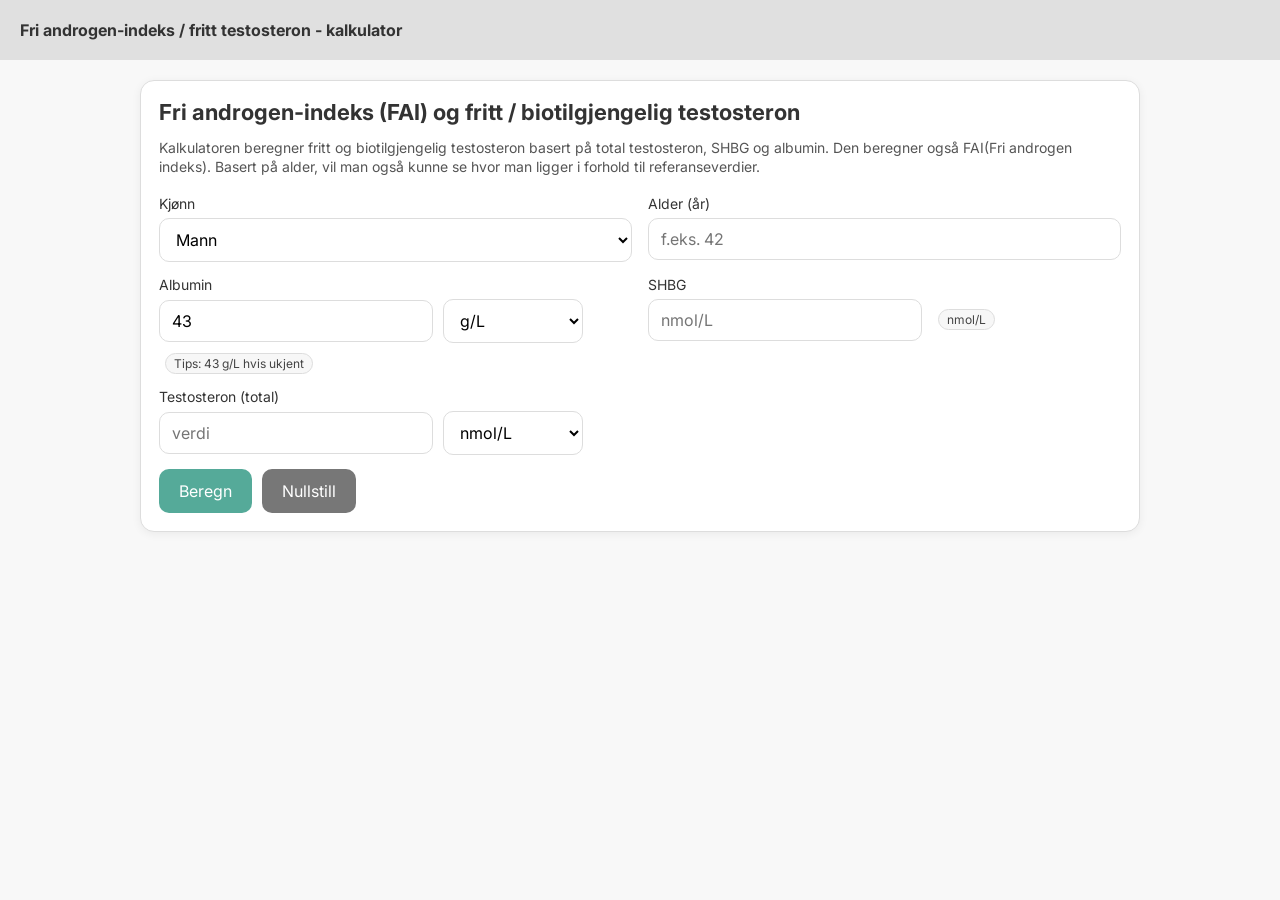
<file: kliniske_verktøy/Fri_testosteron_index.html>
<!DOCTYPE html>
<html lang="no">
<head>
  <meta name="viewport" content="width=device-width, initial-scale=1.0" />
  <title>Fri androgen-indeks og fritt testosteron – kalkulator</title>

  <!-- Fonts (match transcribe design) -->
  <link href="https://fonts.googleapis.com/css2?family=Inter:wght@400;500;600;700&family=Roboto:wght@300;400;500&display=swap" rel="stylesheet" />

  <style>
    /* Match base look & feel from transcribe.html :contentReference[oaicite:1]{index=1} */
    html, body { margin: 0; padding: 0; }
    body {
      font-family: 'Inter', 'Roboto', sans-serif;
      font-weight: 400;
      background-color: #f8f8f8;
      color: #333;
    }
    input, select, textarea, button { font-family: inherit; font-weight: 400; }

    .top-bar {
      background-color: #e0e0e0;
      padding: 20px;
      display: flex;
      align-items: center;
      justify-content: space-between;
      gap: 12px;
      flex-wrap: wrap;
    }
    button {
      background-color: #5a9;
      color: #fff;
      border: none;
      border-radius: 10px;
      padding: 12px 20px;
      font-size: 16px;
      cursor: pointer;
      transition: background-color 0.3s, transform 0.1s;
      margin: 0;
    }
    button:hover { background-color: #489; }
    button:active { transform: scale(0.98); }
    button:disabled {
      background-color: #ccc;
      color: #666;
      cursor: not-allowed;
      opacity: 0.6;
      transition: none;
      transform: none;
    }

    .wrap {
      max-width: 1000px;
      margin: 20px auto;
      padding: 0 20px 28px;
    }

    .card {
      background: #fff;
      border: 1px solid #ddd;
      border-radius: 14px;
      box-shadow: 0 2px 10px rgba(0,0,0,0.06);
      padding: 18px;
    }

    h1 {
      font-size: 22px;
      margin: 0 0 14px;
    }
    .sub {
      font-size: 14px;
      color: #555;
      margin: 0 0 18px;
      line-height: 1.35;
    }

    .grid {
      display: grid;
      grid-template-columns: 1fr 1fr;
      gap: 14px 16px;
    }
    @media (max-width: 780px) {
      .grid { grid-template-columns: 1fr; }
    }

    .field {
      display: flex;
      flex-direction: column;
      gap: 6px;
    }
    label {
      font-size: 14px;
      color: #333;
    }
    .row {
      display: flex;
      gap: 10px;
      align-items: center;
      flex-wrap: wrap;
    }

    input[type="number"], input[type="text"], select {
      border: 1px solid #ddd;
      border-radius: 10px;
      padding: 10px 12px;
      font-size: 16px;
      box-sizing: border-box;
      background: #fff;
      min-width: 140px;
    }
    input.small { min-width: 120px; }
    select { min-width: 140px; }

    .actions {
      display: flex;
      gap: 10px;
      align-items: center;
      margin-top: 14px;
      flex-wrap: wrap;
    }

    .msg {
      margin-top: 12px;
      padding: 10px 12px;
      border-radius: 10px;
      border: 1px solid #ddd;
      background: #fafafa;
      font-size: 14px;
      line-height: 1.35;
    }
    .msg.error {
      border-color: #f2b8b5;
      background: #fff5f5;
      color: #8a1f1a;
    }
    .msg.ok {
      border-color: #bfe3c9;
      background: #f4fff7;
      color: #1f5f35;
    }

    .results {
      margin-top: 16px;
      display: none;
      gap: 12px;
    }
    .results-grid {
      display: grid;
      grid-template-columns: 1fr;
      gap: 10px;
      margin-top: 8px;
    }
    .kv {
      display: flex;
      justify-content: space-between;
      gap: 12px;
      padding: 10px 12px;
      border: 1px solid #eee;
      border-radius: 10px;
      background: #fff;
    }
    .kv .k { font-weight: 600; }
    .kv .v { text-align: right; }

    details {
      margin-top: 14px;
      border-top: 1px solid #eee;
      padding-top: 12px;
    }
    details summary {
      cursor: pointer;
      font-weight: 600;
    }
    .fineprint {
      margin-top: 14px;
      font-size: 12px;
      color: #666;
      line-height: 1.35;
    }

    .pill {
      display: inline-block;
      padding: 2px 8px;
      border-radius: 999px;
      border: 1px solid #ddd;
      background: #f7f7f7;
      font-size: 12px;
      color: #444;
      margin-left: 6px;
    }
  </style>
</head>

<body>
  <div class="top-bar">
    

    <div style="display:flex; align-items:center; gap:10px; flex-wrap:wrap;">
      <div style="font-size:16px; font-weight:700; color:#333;">Fri androgen-indeks / fritt testosteron - kalkulator</div>
    </div>
  </div>

  <div class="wrap">
    <div class="card">
      <h1>Fri androgen-indeks (FAI) og fritt / biotilgjengelig testosteron</h1>
      <p class="sub">
        Kalkulatoren beregner fritt og biotilgjengelig testosteron basert på total testosteron, SHBG og albumin. Den beregner også FAI(Fri androgen indeks). Basert på alder, vil man også kunne se hvor man ligger i forhold til referanseverdier.
      </p>

      <div class="grid" role="form" aria-label="Kalkulator">
        <div class="field">
          <label for="sex">Kjønn</label>
          <select id="sex">
            <option value="male" selected>Mann</option>
            <option value="female">Kvinne</option>
          </select>
        </div>

        <div class="field">
          <label for="age">Alder (år)</label>
          <input id="age" type="number" min="0" step="1" placeholder="f.eks. 42" />
        </div>

        <div class="field">
          <label>Albumin</label>
          <div class="row">
            <input id="album" class="small" type="text" inputmode="decimal" value="43" />
            <select id="albumUnit">
              <option value="g/L" selected>g/L</option>
              <option value="g/dL">g/dL</option>
            </select>
            <span class="pill">Tips: 43 g/L hvis ukjent</span>
          </div>
        </div>

        <div class="field">
          <label>SHBG</label>
          <div class="row">
            <input id="shbg" class="small" type="text" inputmode="decimal" placeholder="nmol/L" />
            <span class="pill">nmol/L</span>
          </div>
        </div>

        <div class="field" style="grid-column: 1 / -1;">
          <label>Testosteron (total)</label>
          <div class="row">
            <input id="testo" class="small" type="text" inputmode="decimal" placeholder="verdi" />
            <select id="testoUnit">
              <option value="nmol/L" selected>nmol/L</option>
              <option value="ng/dL">ng/dL</option>
              <option value="ng/mL">ng/mL</option>
              <option value="nmol/dL">nmol/dL</option>
              <option value="nmol/mL">nmol/mL</option>
            </select>
          </div>
        </div>
      </div>

      <div class="actions">
        <button id="calcBtn" type="button">Beregn</button>
        <button id="resetBtn" type="button" style="background-color:#777;">Nullstill</button>
      </div>

      <div id="message" class="msg" style="display:none;"></div>

      <div id="results" class="results">
        <div class="results-grid" aria-live="polite">
          <div class="kv">
            <div class="k">Fritt testosteron</div>
            <div class="v" id="outFree">—</div>
          </div>
          <div class="kv">
            <div class="k">Biotilgjengelig testosteron</div>
            <div class="v" id="outBio">—</div>
          </div>
          <div class="kv">
            <div class="k">Fri androgen-indeks (FAI)</div>
            <div class="v" id="outFAI">—</div>
          </div>
        </div>

        <div id="interpretation" class="msg" style="margin-top:12px;"></div>

        <details>
          <summary>Info om beregning og referanser</summary>
          <div class="msg" style="margin-top:10px;">
            <p style="margin:0 0 10px;">
              Den største delen av testosteron i blodet er bundet til proteiner:
              ca. 66–78% til SHBG (høy affinitet), 20–32% til albumin (lav affinitet),
              og kun 1–3% sirkulerer som fritt testosteron.
            </p>

            <p style="margin:0 0 10px;">
              <strong>FAI</strong> brukes som et estimat som kompenserer for variasjon i SHBG:
              <br />
              <strong>FAI = Testosteron (nmol/L) × 100 / SHBG (nmol/L)</strong>
            </p>

            <p style="margin:0;">
              <strong>Fritt testosteron</strong> beregnes med en matematisk metode basert på total testosteron, SHBG og albumin.
              Dersom albumin ikke foreligger kan det legges inn 43 g/L.
            </p>
          </div>
        </details>

        <div class="fineprint">
          <strong>Ansvarsfraskrivelse:</strong> Resultater fra denne kalkulatoren skal ikke alene brukes til å ta kliniske beslutninger
          uten vurdering av relevant klinikk og lokal laboratorieinformasjon. Beregnet fritt/biotilgjengelig testosteron kan være mindre
          pålitelig ved situasjoner med betydelig interferens i SHBG-binding (f.eks. graviditet eller behandling som gir svært høye DHT-nivåer).
        </div>
      </div>
    </div>
  </div>

  <script>
    
    // --- Helpers ---
    function parseNumber(v) {
      if (v == null) return NaN;
      const s = String(v).trim().replace(/\s+/g, '').replace(',', '.');
      return Number(s);
    }

    // Same "roundoff" behaviour as pasted calculator (kept intentionally)
    function roundoff(value) {
      var value4 = "" + Math.round(value);
      var bonus2 = value4.length + 1;
      var bonus = 0;
      if (value < 100) { bonus = bonus + 1; }
      if (value < 10) { bonus = bonus + 1; }
      if (value < 1) { bonus = bonus + 1; }
      if (value < 0.1) { bonus = bonus + 1; }
      if (value < 0.01) { bonus = bonus + 1; }
      if (value < 0.001) { bonus = bonus + 1; }
      if (value < 0.0001) { bonus = bonus + 1; }
      bonus2 = bonus2 + bonus;

      var whole = Math.round(value * Math.pow(10, bonus));
      var whole2 = "" + whole * Math.pow(10, -1 * bonus);
      whole2 = whole2.substr(0, bonus2);
      return whole2;
    }

    function showMessage(text, kind) {
      const el = document.getElementById('message');
      el.style.display = 'block';
      el.className = 'msg ' + (kind || '');
      el.textContent = text;
    }

    function hideMessage() {
      const el = document.getElementById('message');
      el.style.display = 'none';
      el.textContent = '';
      el.className = 'msg';
    }

    // Unit conversions for interpretation (nmol/L)
    function testoToNmolL(value, unit) {
      // Unit options in UI: nmol/L, ng/dL, ng/mL, nmol/dL, nmol/mL
      if (!isFinite(value)) return NaN;
      switch (unit) {
        case 'nmol/L': return value;
        case 'nmol/dL': return value * 10;
        case 'nmol/mL': return value * 1000;
        case 'ng/dL': return value * 0.0347;
        case 'ng/mL': return value * 3.47;
        default: return NaN;
      }
    }

    function freeToNmolL(freeValue, unit) {
      if (!isFinite(freeValue)) return NaN;
      // freeValue is displayed in the selected testoUnit.
      switch (unit) {
        case 'nmol/L': return freeValue;
        case 'nmol/dL': return freeValue * 10;
        case 'nmol/mL': return freeValue * 1000;
        case 'ng/dL': return freeValue * 0.0347;
        case 'ng/mL': return freeValue * 3.47;
        default: return NaN;
      }
    }

    function classify(value, low, high) {
      if (!isFinite(value)) return { label: 'Ukjent', cls: '' };
      if (isFinite(low) && value < low) return { label: 'Lav', cls: 'error' };
      if (isFinite(high) && value > high) return { label: 'Høy', cls: 'error' };
      return { label: 'Innenfor', cls: 'ok' };
    }

    function getFreeRefMaleByAge(age) {
      // From provided text (nmol/L)
      if (!isFinite(age)) return null;
      if (age >= 18 && age <= 20) return { low: 0.32, high: 0.80, label: '18–20 år' };
      if (age >= 21 && age <= 30) return { low: 0.25, high: 0.70, label: '21–30 år' };
      if (age >= 31 && age <= 40) return { low: 0.21, high: 0.60, label: '31–40 år' };
      if (age >= 41 && age <= 50) return { low: 0.19, high: 0.50, label: '41–50 år' };
      if (age >= 51 && age <= 60) return { low: 0.17, high: 0.50, label: '51–60 år' };
      if (age >= 61 && age <= 70) return { low: 0.16, high: 0.40, label: '61–70 år' };
      if (age >= 71 && age <= 80) return { low: 0.16, high: 0.40, label: '71–80 år' };
      return null;
    }

    function getFAIRef(sex, age) {
      // From provided text:
      // Menn 18–50: 25.9–108.3
      // Menn ≥50: 16.2–56.6
      // Kvinner ≤5.7
      if (sex === 'female') {
        return { low: NaN, high: 5.7, label: 'Kvinner: ≤ 5,7' };
      }
      // male default
      if (isFinite(age) && age >= 50) {
        return { low: 16.2, high: 56.6, label: 'Menn ≥50 år: 16,2–56,6' };
      }
      return { low: 25.9, high: 108.3, label: 'Menn 18–50 år: 25,9–108,3' };
    }

    // --- Core calculation (ported from pasted ISSAM calculator) ---
    function calculate() {
      hideMessage();

      const sex = document.getElementById('sex').value;
      const age = parseNumber(document.getElementById('age').value);

      let album = parseNumber(document.getElementById('album').value);
      let shbg = parseNumber(document.getElementById('shbg').value);
      let testo = parseNumber(document.getElementById('testo').value);

      const albumUnit = document.getElementById('albumUnit').value; // g/L or g/dL
      const testoUnit = document.getElementById('testoUnit').value;

      if (!isFinite(album) || album <= 0 || !isFinite(shbg) || shbg <= 0 || !isFinite(testo) || testo <= 0) {
        showMessage('Vennligst fyll inn gyldige verdier for albumin, SHBG og testosteron før du beregner.', 'error');
        document.getElementById('results').style.display = 'none';
        return;
      }

      // --- Begin original logic (minimal changes; keep numerics & structure) ---
      var kt = 1000000000;
      var wortel = 0;

      // Convert total T to ng/dL internally (same as original)
      var testo_ngdL = testo;
      if (testoUnit === "ng/dL")  { testo_ngdL = testo; }
      if (testoUnit === "ng/mL")  { testo_ngdL = testo * 100; }
      if (testoUnit === "nmol/dL")  { testo_ngdL = testo * 288.4; }
      if (testoUnit === "nmol/mL")  { testo_ngdL = testo * 288.4 * 100; }
      if (testoUnit === "nmol/L")  { testo_ngdL = testo * 28.84; }

      var testo2 = testo_ngdL / 2.8 * 1e-10;

      // SHBG conversion (same as original)
      var shbg_work = shbg / 10;
      var shbg2 = shbg_work * 1e-8;

      // Albumin in g/dL internally (same as original)
      var album_gdL = album;
      if (albumUnit === "g/L") { album_gdL = album / 10; }

      var fa  = ((36000 * album_gdL * (1.45 * .0001)) + 1) * kt;
      var fa1 = ((36000 * album_gdL * (1.45 * .0001)) + 1);
      var fb  = kt * (shbg2 - testo2) + fa1;
      var fc  = -testo2;

      wortel = Math.sqrt(fb * fb - 4 * fa * fc);

      var ftesto = (-fb + wortel) / (2 * fa);
      var ftestop = (ftesto * 100) / testo2;

      // ftc and biot in ng/dL baseline
      var ftc = (ftestop / 100) * testo_ngdL;
      var biot = ftc * fa1;

      var biot2 = (biot * 100) / testo_ngdL;

      // Convert outputs to chosen unit (same as original)
      var ftc_out = ftc;
      var biot_out = biot;

      if (testoUnit === "ng/mL") {
        ftc_out = ftc_out / 100;
        biot_out = biot_out / 100;
      }
      if (testoUnit === "nmol/dL") {
        ftc_out = ftc_out * 0.00347;
        biot_out = biot_out * 0.00347;
      }
      if (testoUnit === "nmol/L") {
        ftc_out = ftc_out * 0.0347;
        biot_out = biot_out * 0.0347;
      }
      if (testoUnit === "nmol/mL") {
        ftc_out = ftc_out * 0.0000347;
        biot_out = biot_out * 0.0000347;
      }
      // --- End original logic ---

      // FAI (uses nmol/L): FAI = T(nmol/L)*100 / SHBG(nmol/L)
      const totalT_nmolL = testoToNmolL(testo, testoUnit);
      const fai = (isFinite(totalT_nmolL) && isFinite(shbg) && shbg > 0) ? (totalT_nmolL * 100 / shbg) : NaN;

      // Render results (match original display pattern)
      document.getElementById('outFree').textContent =
        `${roundoff(ftc_out)} ${testoUnit}  =  ${roundoff(ftestop)} %`;
      document.getElementById('outBio').textContent =
        `${roundoff(biot_out)} ${testoUnit}  =  ${roundoff(biot2)} %`;
      document.getElementById('outFAI').textContent =
        isFinite(fai) ? `${roundoff(fai)}` : '—';

      // Interpretation: compare Free T (nmol/L) and FAI to reference intervals
      const free_nmolL = freeToNmolL(ftc_out, testoUnit);

      const faiRef = getFAIRef(sex, age);
      const faiClass = (sex === 'female')
        ? classify(fai, NaN, faiRef.high)
        : classify(fai, faiRef.low, faiRef.high);

      let interpHtml = '';

      // Free T reference (men only from provided text)
      if (sex === 'male') {
        const ref = getFreeRefMaleByAge(age);
        if (ref) {
          const cls = classify(free_nmolL, ref.low, ref.high);
          interpHtml += `
            <div style="margin-bottom:10px;">
              <strong>Fritt testosteron (menn, ${ref.label}):</strong><br/>
              Beregnet: <strong>${isFinite(free_nmolL) ? roundoff(free_nmolL) : '—'} nmol/L</strong><br/>
              Referanse: <strong>${ref.low}–${ref.high} nmol/L</strong> → <strong>${cls.label}</strong>
            </div>
          `;
        } else {
          interpHtml += `
            <div style="margin-bottom:10px;">
              <strong>Fritt testosteron (menn):</strong><br/>
              Beregnet: <strong>${isFinite(free_nmolL) ? roundoff(free_nmolL) : '—'} nmol/L</strong><br/>
              Referanseintervall: ikke tilgjengelig for denne alderen i teksten (vises kun 18–80 år).
            </div>
          `;
        }
      } else {
        interpHtml += `
          <div style="margin-bottom:10px;">
            <strong>Fritt testosteron (kvinner):</strong><br/>
            Beregnet: <strong>${isFinite(free_nmolL) ? roundoff(free_nmolL) : '—'} nmol/L</strong><br/>
            Referanseintervall for kvinner er ikke oppgitt i teksten du la ved (bruk lokalt lab-intervall).
          </div>
        `;
      }

      // FAI interpretation
      const faiRefText = faiRef.label;
      interpHtml += `
        <div>
          <strong>FAI(Fri androgen indeks):</strong><br/>
          Beregnet: <strong>${isFinite(fai) ? roundoff(fai) : '—'}</strong><br/>
          Referanse: <strong>${faiRefText}</strong> → <strong>${faiClass.label}</strong>
        </div>
      `;

      const interpEl = document.getElementById('interpretation');
      interpEl.className = 'msg ' + ( (faiClass.cls === 'error') ? 'error' : 'ok' );
      interpEl.innerHTML = interpHtml;

      document.getElementById('results').style.display = 'block';
      showMessage('Beregning fullført.', 'ok');
    }

    document.getElementById('calcBtn').addEventListener('click', calculate);

    document.getElementById('resetBtn').addEventListener('click', () => {
      document.getElementById('sex').value = 'male';
      document.getElementById('age').value = '';
      document.getElementById('album').value = '43';
      document.getElementById('albumUnit').value = 'g/L';
      document.getElementById('shbg').value = '';
      document.getElementById('testo').value = '';
      document.getElementById('testoUnit').value = 'nmol/L';
      hideMessage();
      document.getElementById('results').style.display = 'none';
    });

    // Enter-to-calc for convenience
    document.addEventListener('keydown', (e) => {
      if (e.key === 'Enter') {
        const active = document.activeElement;
        if (active && (active.tagName === 'INPUT' || active.tagName === 'SELECT')) {
          e.preventDefault();
          calculate();
        }
      }
    });
  </script>
</body>
</html>
</file>
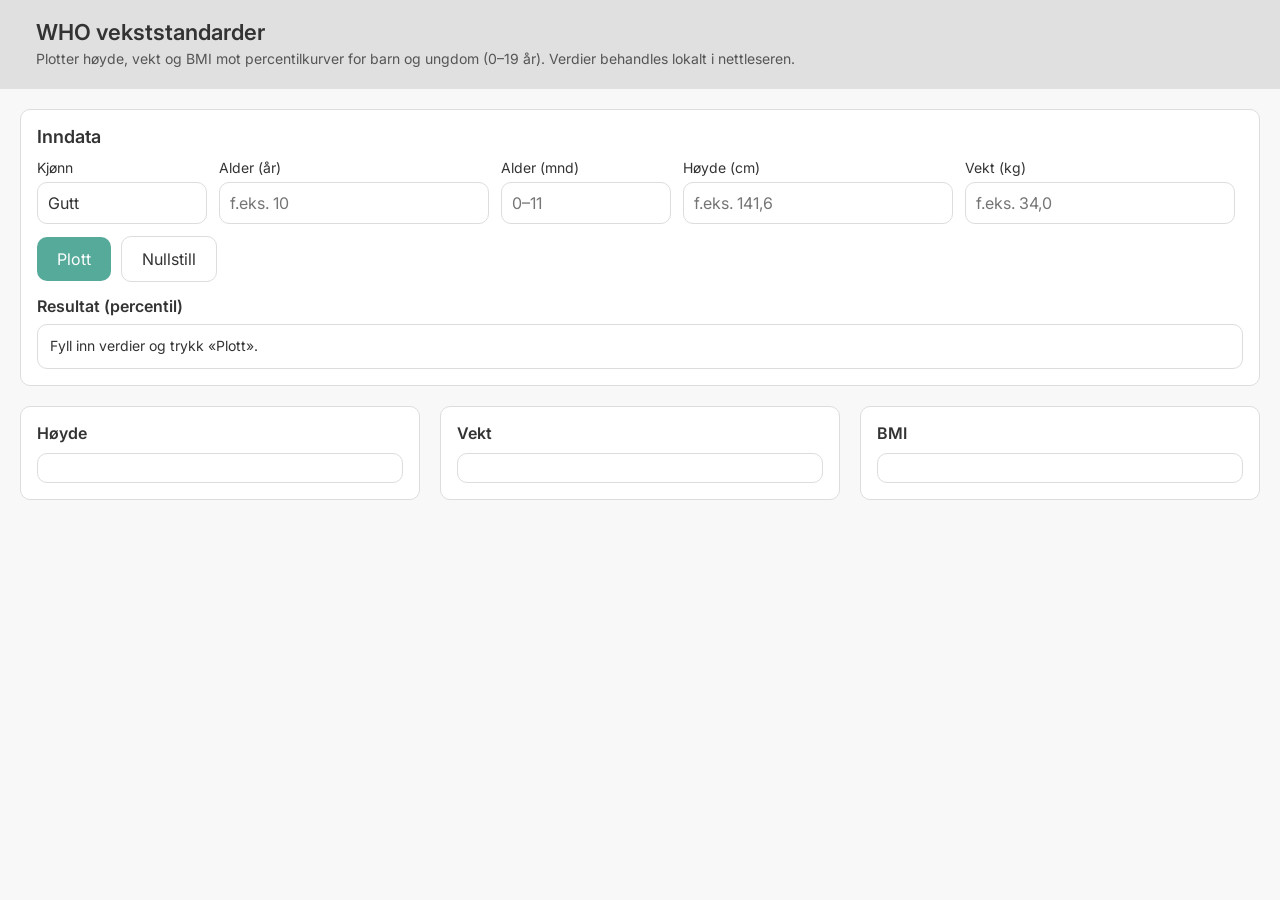
<file: kliniske_verktøy/growth_charts_no_upload.html>
<!doctype html>
<html lang="no">
<head>
<meta charset="utf-8"/>
<meta name="viewport" content="width=device-width,initial-scale=1"/>
<link href="https://fonts.googleapis.com/css2?family=Inter:wght@400;500;600;700;800&display=swap" rel="stylesheet"/>
<title>WHO vekststandarder – Vekstkurver</title>
<style>

  /* Base Styles (samme uttrykk som transcribe.html) */
  html, body { margin: 0; padding: 0; }
  body {
    font-family: 'Inter', 'Roboto', sans-serif;
    font-weight: 400;
    background-color: #f8f8f8;
    color: #333;
  }
  input, select, textarea, button { font-family: inherit; font-weight: 400; }
  label { font-family: inherit; font-weight: 400; }

  /* Layout */
  .grid-container {
    display: grid;
    grid-template-columns: 1fr;
    min-height: 100vh;
  }
  .main-content {
    display: flex;
    flex-direction: column;
    padding: 0;
  }
  .top-bar {
    background-color: #e0e0e0;
    padding: 20px;
    margin-bottom: 20px;
    display: flex;
    align-items: center;
    justify-content: space-between;
    gap: 16px;
    flex-wrap: wrap;
  }
  .top-bar-left { display: flex; align-items: center; gap: 12px; }
  .top-bar-center { flex: 1; min-width: 240px; }
  .top-title { font-size: 22px; font-weight: 600; margin: 0; line-height: 1.1; }
  .top-subtitle { margin-top: 6px; font-size: 14px; color: #555; line-height: 1.35; }

  .content {
    padding: 0 20px 20px;
    display: flex;
    flex-direction: column;
    gap: 20px;
  }

  /* Cards */
  .card {
    background: #fff;
    border: 1px solid #ddd;
    border-radius: 10px;
    padding: 16px;
    box-sizing: border-box;
  }
  .card h3 {
    margin: 0 0 12px;
    font-size: 18px;
    font-weight: 600;
  }

  /* Form */
  .form-row {
    display: flex;
    gap: 12px;
    flex-wrap: wrap;
    align-items: flex-end;
  }
  .form-row label {
    display: flex;
    flex-direction: column;
    gap: 6px;
    font-size: 14px;
    color: #333;
    min-width: 170px;
  }
  input, select {
    appearance: none;
    background: #fff;
    color: #333;
    border: 1px solid #ddd;
    border-radius: 10px;
    padding: 10px 10px;
    outline: none;
    font-size: 16px;
    box-sizing: border-box;
  }
  input:focus, select:focus {
    border-color: #5a9;
    box-shadow: 0 0 0 3px rgba(85,170,153,0.25);
  }

  /* Buttons (samme som transcribe) */
  button {
    background-color: #5a9;
    color: #fff;
    border: none;
    border-radius: 10px;
    padding: 12px 20px;
    font-size: 16px;
    cursor: pointer;
    transition: background-color 0.3s, transform 0.1s;
    margin: 0;
  }
  button:hover { background-color: #489; }
  button:active { transform: scale(0.98); }
  button:disabled {
    background-color: #ccc;
    color: #666;
    cursor: not-allowed;
    opacity: 0.6;
    transition: none;
    transform: none;
  }
  button.secondary {
    background: #fff;
    color: #333;
    border: 1px solid #ddd;
  }
  button.secondary:hover {
    background: #f2f2f2;
  }

  .actions {
    display: flex;
    gap: 10px;
    flex-wrap: wrap;
    align-items: center;
    margin-top: 6px;
  }

  /* Messages */
  .err {
    margin-top: 12px;
    color: #b00020;
    background: #fff0f0;
    border: 1px solid #f3c2c2;
    padding: 12px;
    border-radius: 10px;
    display: none;
    white-space: pre-wrap;
  }

  /* Summary */
  .kv {
    display: grid;
    grid-template-columns: 1fr 1fr;
    gap: 12px;
    margin-top: 12px;
    color: #333;
    font-size: 14px;
  }
  .kv div {
    background: #fafafa;
    border: 1px solid #eee;
    border-radius: 10px;
    padding: 12px;
  }
  .kv b { font-weight: 600; }

  /* Result box */
  .resultTitle {
    margin-top: 14px;
    font-size: 16px;
    font-weight: 600;
  }
  .resultBox {
    margin-top: 8px;
    border: 1px solid #ddd;
    border-radius: 10px;
    padding: 12px;
    background: #fff;
    font-size: 14px;
    color: #333;
    line-height: 1.35;
  }

  /* Charts */
  .chartsGrid {
    display: grid;
    grid-template-columns: repeat(3, minmax(280px, 1fr));
    gap: 20px;
    align-items: start;
  }
  @media (max-width: 1100px) {
    .chartsGrid { grid-template-columns: 1fr; }
  }

  .chartTitle { font-size: 16px; font-weight: 600; margin: 0 0 10px; }
  .chartShell {
    border: 1px solid #ddd;
    border-radius: 10px;
    padding: 10px;
    background: #fff;
  }
  .legend {
    margin-top: 8px;
    display: flex;
    flex-wrap: wrap;
    gap: 10px;
    color: #555;
    font-size: 12px;
  }
  .legItem { display: flex; align-items: center; gap: 6px; }
  .legLine {
    width: 26px;
    height: 0;
    border-top: 2px solid rgba(0,0,0,0.35);
    border-radius: 2px;
  }
  .legLine.p50 {
    border-top-width: 3px;
    border-top-color: rgba(0,0,0,0.65);
  }

  /* Print */
  @media print {
    .top-bar { display:none !important; }
    button, .err { display:none !important; }
    body { background:#fff; color:#000; }
    .card { border: 1px solid #ddd; box-shadow:none; }
  }

</style>
</head>
<body>
  <div class="grid-container">
    <main class="main-content">
      <div class="top-bar">
        <div class="top-bar-left">
         
        </div>

        <div class="top-bar-center">
          <div class="top-title">WHO vekststandarder</div>
          <div class="top-subtitle">
            Plotter høyde, vekt og BMI mot percentilkurver for barn og ungdom (0–19 år). Verdier behandles lokalt i nettleseren.
          </div>
        </div>

        <div class="top-bar-right"></div>
      </div>

      <div class="content">
        <div class="card">
          <h3>Inndata</h3>

          <div class="form-row">
            <label>Kjønn
              <select id="sex">
                <option>Gutt</option>
                <option>Jente</option>
              </select>
            </label>

            <label>Alder (år)
              <input id="ageYears" type="number" inputmode="numeric" min="0" step="1" placeholder="f.eks. 10"/>
            </label>

            <label>Alder (mnd)
              <input id="ageMonths" type="number" inputmode="numeric" min="0" max="11" step="1" placeholder="0–11"/>
            </label>

            <label>Høyde (cm)
              <input id="heightCm" type="text" inputmode="decimal" autocomplete="off" placeholder="f.eks. 141,6"/>
            </label>

            <label>Vekt (kg)
              <input id="weightKg" type="text" inputmode="decimal" autocomplete="off" placeholder="f.eks. 34,0"/>
            </label>
          </div>

          <div class="actions" style="margin-top: 12px;">
            <button id="plotBtn" type="button">Plott</button>
            <button id="resetBtn" type="button" class="secondary">Nullstill</button>
          </div>

          <div id="err" class="err"></div>

          <div class="kv" id="summary" style="display:none;">
            <div><b>Valgt kurvesett:</b> <span id="rangeOut"></span></div>
            <div><b>BMI:</b> <span id="bmiOut"></span></div>
          </div>

          <div class="resultTitle">Resultat (percentil)</div>
          <div class="resultBox" id="resultBox">Fyll inn verdier og trykk «Plott».</div>
        </div>

        <div class="chartsGrid">
          <div class="card">
            <div class="chartTitle">Høyde</div>
            <div class="chartShell">
              <div id="chart-height"></div>
              <div class="legend" id="legend-height"></div>
            </div>
          </div>

          <div class="card">
            <div class="chartTitle">Vekt</div>
            <div class="chartShell">
              <div id="chart-weight"></div>
              <div class="legend" id="legend-weight"></div>
            </div>
          </div>

          <div class="card">
            <div class="chartTitle">BMI</div>
            <div class="chartShell">
              <div id="chart-bmi"></div>
              <div class="legend" id="legend-bmi"></div>
            </div>
          </div>
        </div>
      </div>
    </main>
  </div>

  <script>
    // Til forsiden (samme mønster som i transcribe.html)
    document.getElementById('backToHomeButton')?.addEventListener('click', () => {
      const loc = window.location;
      const newPath = loc.pathname.replace(/\/[^\/]*$/, '/index.html');
      window.location.href = loc.origin + newPath + loc.search + loc.hash;
    });
  </script>

<script>
const DATA = {"meta": {"source": "Vekststudien i Bergen PDFs (vector path extraction)", "generated_at": "2026-01-11T01:04:20.587493Z", "method": "Extracted vector stroke polylines from PDFs (PyMuPDF page.get_drawings), matched each curve to percentile labels (P3..P97) by y-position near right edge, converted to data units via axis tick calibration, then resampled to regular age steps."}, "charts": {"Gutt": {"0-1": {"height": {"key": "boys_0_1_length", "pdf": "gutter01.pdf", "x": {"min": 0, "max": 12, "step": 1, "units": "months"}, "y": {"a": 940.3949127197266, "b": -8.435717991420201}, "curves": {"P3": [[0, 46.575], [1, 51.038], [2, 54.867], [3, 57.929], [4, 60.437], [5, 62.498], [6, 64.252], [7, 65.82], [8, 67.242], [9, 68.525], [10, 69.696], [11, 70.793], [12, 71.833]], "P10": [[0, 48.088], [1, 52.57], [2, 56.412], [3, 59.49], [4, 62.017], [5, 64.099], [6, 65.875], [7, 67.465], [8, 68.911], [9, 70.218], [10, 71.414], [11, 72.534], [12, 73.6]], "P25": [[0, 49.367], [1, 53.864], [2, 57.718], [3, 60.81], [4, 63.352], [5, 65.452], [6, 67.246], [7, 68.855], [8, 70.321], [9, 71.648], [10, 72.864], [11, 74.005], [12, 75.091]], "P50": [[0, 50.787], [1, 55.303], [2, 59.169], [3, 62.275], [4, 64.835], [5, 66.954], [6, 68.77], [7, 70.4], [8, 71.888], [9, 73.237], [10, 74.476], [11, 75.639], [12, 76.749]], "P75": [[0, 52.208], [1, 56.741], [2, 60.62], [3, 63.741], [4, 66.318], [5, 68.458], [6, 70.293], [7, 71.945], [8, 73.455], [9, 74.827], [10, 76.088], [11, 77.274], [12, 78.406]], "P90": [[0, 53.486], [1, 58.036], [2, 61.925], [3, 65.06], [4, 67.654], [5, 69.81], [6, 71.664], [7, 73.335], [8, 74.865], [9, 76.257], [10, 77.538], [11, 78.746], [12, 79.899]], "P97": [[0, 54.749], [1, 59.315], [2, 63.214], [3, 66.362], [4, 68.971], [5, 71.146], [6, 73.017], [7, 74.708], [8, 76.258], [9, 77.669], [10, 78.97], [11, 80.197], [12, 81.371]]}, "cost": 10.939}, "weight": {"key": "boys_0_1_weight", "pdf": "gutter01.pdf", "x": {"min": 0, "max": 12, "step": 1, "units": "months"}, "y": {"a": 856.136358087713, "b": -33.75094881924716}, "curves": {"P3": [[0, 2.89], [1, 3.724], [2, 4.483], [3, 5.127], [4, 5.674], [5, 6.141], [6, 6.543], [7, 6.896], [8, 7.212], [9, 7.498], [10, 7.758], [11, 7.997], [12, 8.219]], "P10": [[0, 3.15], [1, 4.047], [2, 4.859], [3, 5.545], [4, 6.124], [5, 6.616], [6, 7.04], [7, 7.411], [8, 7.743], [9, 8.043], [10, 8.317], [11, 8.568], [12, 8.802]], "P25": [[0, 3.419], [1, 4.383], [2, 5.252], [3, 5.982], [4, 6.596], [5, 7.117], [6, 7.564], [7, 7.957], [8, 8.307], [9, 8.623], [10, 8.912], [11, 9.177], [12, 9.424]], "P50": [[0, 3.724], [1, 4.766], [2, 5.701], [3, 6.484], [4, 7.141], [5, 7.697], [6, 8.174], [7, 8.591], [8, 8.964], [9, 9.301], [10, 9.608], [11, 9.891], [12, 10.155]], "P75": [[0, 4.035], [1, 5.158], [2, 6.164], [3, 7.004], [4, 7.707], [5, 8.301], [6, 8.811], [7, 9.257], [8, 9.655], [9, 10.015], [10, 10.343], [11, 10.646], [12, 10.928]], "P90": [[0, 4.319], [1, 5.518], [2, 6.591], [3, 7.486], [4, 8.235], [5, 8.867], [6, 9.408], [7, 9.882], [8, 10.306], [9, 10.689], [10, 11.039], [11, 11.361], [12, 11.663]], "P97": [[0, 4.604], [1, 5.882], [2, 7.024], [3, 7.976], [4, 8.772], [5, 9.444], [6, 10.02], [7, 10.525], [8, 10.977], [9, 11.385], [10, 11.758], [11, 12.102], [12, 12.424]]}, "cost": 11.347}}, "1-5": {"height": {"key": "boys_1_5_height", "pdf": "gutter15.pdf", "x": {"min": 1, "max": 5, "step": 0.08333333333333333, "units": "years"}, "y": {"a": 1202.908652565696, "b": -7.972747109153054}, "curves": {"P3": [[1, 72.114], [1.0833, 73.119], [1.1667, 74.095], [1.25, 75.045], [1.3333, 75.956], [1.4167, 76.831], [1.5, 77.673], [1.5833, 78.479], [1.6667, 79.251], [1.75, 79.993], [1.8333, 80.694], [1.9167, 81.397], [2.0, 82.077], [2.0833, 82.766], [2.1667, 83.432], [2.25, 84.089], [2.3333, 84.738], [2.4167, 85.383], [2.5, 86.023], [2.5833, 86.658], [2.6667, 87.29], [2.75, 87.92], [2.8333, 88.546], [2.9167, 89.17], [3.0, 89.792], [3.0833, 90.41], [3.1667, 91.024], [3.25, 91.631], [3.3333, 92.232], [3.4167, 92.823], [3.5, 93.408], [3.5833, 93.983], [3.6667, 94.547], [3.75, 95.103], [3.8333, 95.651], [3.9167, 96.19], [4.0, 96.721], [4.0833, 97.245], [4.1667, 97.762], [4.25, 98.272], [4.3333, 98.778], [4.4167, 99.278], [4.5, 99.773], [4.5833, 100.266], [4.6667, 100.756], [4.75, 101.245], [4.8333, 101.734], [4.9167, 102.223], [5.0, 102.714]], "P10": [[1, 73.587], [1.0833, 74.613], [1.1667, 75.611], [1.25, 76.584], [1.3333, 77.517], [1.4167, 78.416], [1.5, 79.28], [1.5833, 80.109], [1.6667, 80.906], [1.75, 81.671], [1.8333, 82.395], [1.9167, 83.122], [2.0, 83.825], [2.0833, 84.538], [2.1667, 85.228], [2.25, 85.909], [2.3333, 86.583], [2.4167, 87.253], [2.5, 87.917], [2.5833, 88.578], [2.6667, 89.235], [2.75, 89.889], [2.8333, 90.541], [2.9167, 91.192], [3.0, 91.839], [3.0833, 92.483], [3.1667, 93.121], [3.25, 93.753], [3.3333, 94.378], [3.4167, 94.995], [3.5, 95.603], [3.5833, 96.201], [3.6667, 96.79], [3.75, 97.369], [3.8333, 97.94], [3.9167, 98.5], [4.0, 99.055], [4.0833, 99.6], [4.1667, 100.139], [4.25, 100.671], [4.3333, 101.197], [4.4167, 101.718], [4.5, 102.234], [4.5833, 102.747], [4.6667, 103.258], [4.75, 103.767], [4.8333, 104.277], [4.9167, 104.787], [5.0, 105.297]], "P25": [[1, 75.081], [1.0833, 76.128], [1.1667, 77.148], [1.25, 78.143], [1.3333, 79.099], [1.4167, 80.021], [1.5, 80.909], [1.5833, 81.762], [1.6667, 82.583], [1.75, 83.37], [1.8333, 84.119], [1.9167, 84.869], [2.0, 85.596], [2.0833, 86.333], [2.1667, 87.048], [2.25, 87.754], [2.3333, 88.453], [2.4167, 89.147], [2.5, 89.837], [2.5833, 90.522], [2.6667, 91.204], [2.75, 91.886], [2.8333, 92.563], [2.9167, 93.239], [3.0, 93.912], [3.0833, 94.581], [3.1667, 95.245], [3.25, 95.902], [3.3333, 96.553], [3.4167, 97.193], [3.5, 97.827], [3.5833, 98.449], [3.6667, 99.061], [3.75, 99.665], [3.8333, 100.258], [3.9167, 100.842], [4.0, 101.419], [4.0833, 101.986], [4.1667, 102.547], [4.25, 103.1], [4.3333, 103.648], [4.4167, 104.19], [4.5, 104.728], [4.5833, 105.261], [4.6667, 105.793], [4.75, 106.324], [4.8333, 106.853], [4.9167, 107.384], [5.0, 107.915]], "P50": [[1, 76.739], [1.0833, 77.81], [1.1667, 78.855], [1.25, 79.875], [1.3333, 80.856], [1.4167, 81.805], [1.5, 82.719], [1.5833, 83.597], [1.6667, 84.444], [1.75, 85.258], [1.8333, 86.034], [1.9167, 86.809], [2.0, 87.563], [2.0833, 88.328], [2.1667, 89.07], [2.25, 89.804], [2.3333, 90.531], [2.4167, 91.252], [2.5, 91.969], [2.5833, 92.683], [2.6667, 93.394], [2.75, 94.103], [2.8333, 94.81], [2.9167, 95.514], [3.0, 96.215], [3.0833, 96.913], [3.1667, 97.605], [3.25, 98.29], [3.3333, 98.969], [3.4167, 99.638], [3.5, 100.298], [3.5833, 100.948], [3.6667, 101.586], [3.75, 102.215], [3.8333, 102.834], [3.9167, 103.443], [4.0, 104.046], [4.0833, 104.638], [4.1667, 105.222], [4.25, 105.801], [4.3333, 106.371], [4.4167, 106.937], [4.5, 107.497], [4.5833, 108.054], [4.6667, 108.609], [4.75, 109.162], [4.8333, 109.715], [4.9167, 110.268], [5.0, 110.822]], "P75": [[1, 78.398], [1.0833, 79.493], [1.1667, 80.562], [1.25, 81.606], [1.3333, 82.613], [1.4167, 83.588], [1.5, 84.528], [1.5833, 85.433], [1.6667, 86.307], [1.75, 87.147], [1.8333, 87.948], [1.9167, 88.751], [2.0, 89.531], [2.0833, 90.323], [2.1667, 91.092], [2.25, 91.853], [2.3333, 92.608], [2.4167, 93.356], [2.5, 94.103], [2.5833, 94.844], [2.6667, 95.583], [2.75, 96.321], [2.8333, 97.056], [2.9167, 97.788], [3.0, 98.518], [3.0833, 99.244], [3.1667, 99.964], [3.25, 100.678], [3.3333, 101.384], [3.4167, 102.081], [3.5, 102.769], [3.5833, 103.445], [3.6667, 104.11], [3.75, 104.766], [3.8333, 105.411], [3.9167, 106.046], [4.0, 106.672], [4.0833, 107.289], [4.1667, 107.899], [4.25, 108.5], [4.3333, 109.096], [4.4167, 109.684], [4.5, 110.268], [4.5833, 110.847], [4.6667, 111.425], [4.75, 112.0], [4.8333, 112.577], [4.9167, 113.153], [5.0, 113.731]], "P90": [[1, 79.891], [1.0833, 81.007], [1.1667, 82.099], [1.25, 83.165], [1.3333, 84.196], [1.4167, 85.192], [1.5, 86.157], [1.5833, 87.085], [1.6667, 87.982], [1.75, 88.847], [1.8333, 89.671], [1.9167, 90.497], [2.0, 91.301], [2.0833, 92.118], [2.1667, 92.912], [2.25, 93.698], [2.3333, 94.476], [2.4167, 95.252], [2.5, 96.022], [2.5833, 96.79], [2.6667, 97.554], [2.75, 98.316], [2.8333, 99.078], [2.9167, 99.835], [3.0, 100.591], [3.0833, 101.343], [3.1667, 102.089], [3.25, 102.828], [3.3333, 103.559], [3.4167, 104.28], [3.5, 104.992], [3.5833, 105.692], [3.6667, 106.383], [3.75, 107.061], [3.8333, 107.728], [3.9167, 108.386], [4.0, 109.036], [4.0833, 109.676], [4.1667, 110.307], [4.25, 110.93], [4.3333, 111.546], [4.4167, 112.156], [4.5, 112.76], [4.5833, 113.361], [4.6667, 113.959], [4.75, 114.557], [4.8333, 115.152], [4.9167, 115.75], [5.0, 116.347]], "P97": [[1, 81.365], [1.0833, 82.502], [1.1667, 83.615], [1.25, 84.704], [1.3333, 85.758], [1.4167, 86.778], [1.5, 87.765], [1.5833, 88.717], [1.6667, 89.637], [1.75, 90.525], [1.8333, 91.373], [1.9167, 92.221], [2.0, 93.049], [2.0833, 93.89], [2.1667, 94.709], [2.25, 95.518], [2.3333, 96.321], [2.4167, 97.122], [2.5, 97.917], [2.5833, 98.709], [2.6667, 99.499], [2.75, 100.287], [2.8333, 101.073], [2.9167, 101.857], [3.0, 102.637], [3.0833, 103.415], [3.1667, 104.186], [3.25, 104.95], [3.3333, 105.705], [3.4167, 106.451], [3.5, 107.187], [3.5833, 107.911], [3.6667, 108.625], [3.75, 109.326], [3.8333, 110.018], [3.9167, 110.698], [4.0, 111.369], [4.0833, 112.032], [4.1667, 112.684], [4.25, 113.329], [4.3333, 113.966], [4.4167, 114.597], [4.5, 115.222], [4.5833, 115.843], [4.6667, 116.462], [4.75, 117.079], [4.8333, 117.695], [4.9167, 118.313], [5.0, 118.931]]}, "cost": 25.0}, "weight": {"key": "boys_1_5_weight", "pdf": "gutter15.pdf", "x": {"min": 1, "max": 5, "step": 0.08333333333333333, "units": "years"}, "y": {"a": 934.3191460503472, "b": -17.26558600531684}, "curves": {"P3": [[1, 9.585], [1.0833, 9.779], [1.1667, 9.962], [1.25, 10.137], [1.3333, 10.305], [1.4167, 10.468], [1.5, 10.626], [1.5833, 10.78], [1.6667, 10.932], [1.75, 11.08], [1.8333, 11.226], [1.9167, 11.372], [2.0, 11.516], [2.0833, 11.658], [2.1667, 11.799], [2.25, 11.938], [2.3333, 12.078], [2.4167, 12.218], [2.5, 12.358], [2.5833, 12.498], [2.6667, 12.64], [2.75, 12.783], [2.8333, 12.927], [2.9167, 13.073], [3.0, 13.22], [3.0833, 13.369], [3.1667, 13.519], [3.25, 13.668], [3.3333, 13.817], [3.4167, 13.964], [3.5, 14.107], [3.5833, 14.247], [3.6667, 14.384], [3.75, 14.517], [3.8333, 14.647], [3.9167, 14.772], [4.0, 14.895], [4.0833, 15.015], [4.1667, 15.132], [4.25, 15.246], [4.3333, 15.359], [4.4167, 15.471], [4.5, 15.581], [4.5833, 15.691], [4.6667, 15.8], [4.75, 15.91], [4.8333, 16.02], [4.9167, 16.132], [5.0, 16.244]], "P10": [[1, 10.124], [1.0833, 10.327], [1.1667, 10.52], [1.25, 10.705], [1.3333, 10.882], [1.4167, 11.053], [1.5, 11.22], [1.5833, 11.383], [1.6667, 11.543], [1.75, 11.7], [1.8333, 11.854], [1.9167, 12.008], [2.0, 12.161], [2.0833, 12.311], [2.1667, 12.46], [2.25, 12.608], [2.3333, 12.756], [2.4167, 12.904], [2.5, 13.053], [2.5833, 13.202], [2.6667, 13.352], [2.75, 13.504], [2.8333, 13.657], [2.9167, 13.812], [3.0, 13.969], [3.0833, 14.128], [3.1667, 14.287], [3.25, 14.447], [3.3333, 14.606], [3.4167, 14.762], [3.5, 14.916], [3.5833, 15.066], [3.6667, 15.213], [3.75, 15.355], [3.8333, 15.494], [3.9167, 15.629], [4.0, 15.761], [4.0833, 15.891], [4.1667, 16.017], [4.25, 16.14], [4.3333, 16.262], [4.4167, 16.382], [4.5, 16.502], [4.5833, 16.62], [4.6667, 16.738], [4.75, 16.857], [4.8333, 16.977], [4.9167, 17.098], [5.0, 17.22]], "P25": [[1, 10.699], [1.0833, 10.914], [1.1667, 11.118], [1.25, 11.313], [1.3333, 11.501], [1.4167, 11.682], [1.5, 11.859], [1.5833, 12.031], [1.6667, 12.201], [1.75, 12.368], [1.8333, 12.532], [1.9167, 12.696], [2.0, 12.857], [2.0833, 13.017], [2.1667, 13.175], [2.25, 13.333], [2.3333, 13.491], [2.4167, 13.649], [2.5, 13.807], [2.5833, 13.967], [2.6667, 14.127], [2.75, 14.29], [2.8333, 14.454], [2.9167, 14.62], [3.0, 14.788], [3.0833, 14.959], [3.1667, 15.13], [3.25, 15.301], [3.3333, 15.472], [3.4167, 15.64], [3.5, 15.807], [3.5833, 15.969], [3.6667, 16.127], [3.75, 16.281], [3.8333, 16.432], [3.9167, 16.578], [4.0, 16.721], [4.0833, 16.861], [4.1667, 16.999], [4.25, 17.133], [4.3333, 17.266], [4.4167, 17.398], [4.5, 17.528], [4.5833, 17.657], [4.6667, 17.786], [4.75, 17.917], [4.8333, 18.048], [4.9167, 18.181], [5.0, 18.316]], "P50": [[1, 11.375], [1.0833, 11.604], [1.1667, 11.822], [1.25, 12.03], [1.3333, 12.231], [1.4167, 12.425], [1.5, 12.614], [1.5833, 12.799], [1.6667, 12.981], [1.75, 13.16], [1.8333, 13.336], [1.9167, 13.512], [2.0, 13.686], [2.0833, 13.858], [2.1667, 14.029], [2.25, 14.199], [2.3333, 14.369], [2.4167, 14.54], [2.5, 14.711], [2.5833, 14.883], [2.6667, 15.057], [2.75, 15.233], [2.8333, 15.411], [2.9167, 15.592], [3.0, 15.775], [3.0833, 15.96], [3.1667, 16.147], [3.25, 16.334], [3.3333, 16.521], [3.4167, 16.705], [3.5, 16.888], [3.5833, 17.066], [3.6667, 17.24], [3.75, 17.41], [3.8333, 17.576], [3.9167, 17.738], [4.0, 17.896], [4.0833, 18.052], [4.1667, 18.204], [4.25, 18.354], [4.3333, 18.502], [4.4167, 18.649], [4.5, 18.794], [4.5833, 18.939], [4.6667, 19.084], [4.75, 19.23], [4.8333, 19.377], [4.9167, 19.527], [5.0, 19.679]], "P75": [[1, 12.089], [1.0833, 12.335], [1.1667, 12.569], [1.25, 12.793], [1.3333, 13.008], [1.4167, 13.216], [1.5, 13.42], [1.5833, 13.62], [1.6667, 13.815], [1.75, 14.008], [1.8333, 14.199], [1.9167, 14.389], [2.0, 14.576], [2.0833, 14.762], [2.1667, 14.948], [2.25, 15.132], [2.3333, 15.317], [2.4167, 15.502], [2.5, 15.688], [2.5833, 15.876], [2.6667, 16.066], [2.75, 16.258], [2.8333, 16.452], [2.9167, 16.65], [3.0, 16.851], [3.0833, 17.055], [3.1667, 17.26], [3.25, 17.466], [3.3333, 17.672], [3.4167, 17.876], [3.5, 18.078], [3.5833, 18.275], [3.6667, 18.469], [3.75, 18.658], [3.8333, 18.843], [3.9167, 19.024], [4.0, 19.202], [4.0833, 19.376], [4.1667, 19.548], [4.25, 19.716], [4.3333, 19.883], [4.4167, 20.049], [4.5, 20.213], [4.5833, 20.377], [4.6667, 20.542], [4.75, 20.708], [4.8333, 20.876], [4.9167, 21.047], [5.0, 21.221]], "P90": [[1, 12.768], [1.0833, 13.031], [1.1667, 13.28], [1.25, 13.519], [1.3333, 13.75], [1.4167, 13.973], [1.5, 14.191], [1.5833, 14.405], [1.6667, 14.615], [1.75, 14.823], [1.8333, 15.027], [1.9167, 15.232], [2.0, 15.434], [2.0833, 15.635], [2.1667, 15.835], [2.25, 16.034], [2.3333, 16.234], [2.4167, 16.435], [2.5, 16.637], [2.5833, 16.84], [2.6667, 17.047], [2.75, 17.256], [2.8333, 17.468], [2.9167, 17.684], [3.0, 17.904], [3.0833, 18.126], [3.1667, 18.352], [3.25, 18.578], [3.3333, 18.805], [3.4167, 19.03], [3.5, 19.252], [3.5833, 19.471], [3.6667, 19.686], [3.75, 19.896], [3.8333, 20.102], [3.9167, 20.304], [4.0, 20.503], [4.0833, 20.698], [4.1667, 20.891], [4.25, 21.08], [4.3333, 21.268], [4.4167, 21.456], [4.5, 21.641], [4.5833, 21.828], [4.6667, 22.015], [4.75, 22.204], [4.8333, 22.396], [4.9167, 22.591], [5.0, 22.79]], "P97": [[1, 13.472], [1.0833, 13.752], [1.1667, 14.02], [1.25, 14.276], [1.3333, 14.523], [1.4167, 14.763], [1.5, 14.997], [1.5833, 15.227], [1.6667, 15.454], [1.75, 15.677], [1.8333, 15.898], [1.9167, 16.119], [2.0, 16.337], [2.0833, 16.554], [2.1667, 16.771], [2.25, 16.987], [2.3333, 17.204], [2.4167, 17.422], [2.5, 17.643], [2.5833, 17.864], [2.6667, 18.089], [2.75, 18.318], [2.8333, 18.55], [2.9167, 18.787], [3.0, 19.028], [3.0833, 19.273], [3.1667, 19.522], [3.25, 19.772], [3.3333, 20.023], [3.4167, 20.272], [3.5, 20.52], [3.5833, 20.764], [3.6667, 21.003], [3.75, 21.239], [3.8333, 21.47], [3.9167, 21.697], [4.0, 21.921], [4.0833, 22.142], [4.1667, 22.36], [4.25, 22.574], [4.3333, 22.789], [4.4167, 23.002], [4.5, 23.214], [4.5833, 23.427], [4.6667, 23.642], [4.75, 23.86], [4.8333, 24.08], [4.9167, 24.306], [5.0, 24.537]]}, "cost": 16.838}}, "4-19": {"height": {"key": "boys_4_19_height", "pdf": "BGS1-20210307N4-19M.pdf", "x": {"min": 4, "max": 19, "step": 0.25, "units": "years"}, "y": {"a": 1102.3789115179152, "b": -5.245714423769996}, "curves": {"P3": [[4, 96.588], [4.25, 98.139], [4.5, 99.638], [4.75, 101.11], [5.0, 102.577], [5.25, 104.061], [5.5, 105.571], [5.75, 107.11], [6.0, 108.674], [6.25, 110.246], [6.5, 111.823], [6.75, 113.397], [7.0, 114.945], [7.25, 116.454], [7.5, 117.898], [7.75, 119.271], [8.0, 120.573], [8.25, 121.814], [8.5, 123.013], [8.75, 124.189], [9.0, 125.352], [9.25, 126.51], [9.5, 127.666], [9.75, 128.82], [10.0, 129.968], [10.25, 131.111], [10.5, 132.242], [10.75, 133.36], [11.0, 134.485], [11.25, 135.628], [11.5, 136.811], [11.75, 138.043], [12.0, 139.327], [12.25, 140.677], [12.5, 142.098], [12.75, 143.593], [13.0, 145.163], [13.25, 146.805], [13.5, 148.523], [13.75, 150.297], [14.0, 152.101], [14.25, 153.905], [14.5, 155.675], [14.75, 157.388], [15.0, 158.999], [15.25, 160.495], [15.5, 161.858], [15.75, 163.077], [16.0, 164.151], [16.25, 165.073], [16.5, 165.844], [16.75, 166.469], [17.0, 166.966], [17.25, 167.359], [17.5, 167.672], [17.75, 167.925], [18.0, 168.129], [18.25, 168.293], [18.5, 168.427], [18.75, 168.533], [19.0, 168.617]], "P10": [[4, 98.919], [4.25, 100.535], [4.5, 102.097], [4.75, 103.63], [5.0, 105.158], [5.25, 106.703], [5.5, 108.276], [5.75, 109.876], [6.0, 111.498], [6.25, 113.124], [6.5, 114.757], [6.75, 116.382], [7.0, 117.986], [7.25, 119.548], [7.5, 121.045], [7.75, 122.472], [8.0, 123.824], [8.25, 125.115], [8.5, 126.366], [8.75, 127.591], [9.0, 128.808], [9.25, 130.023], [9.5, 131.235], [9.75, 132.448], [10.0, 133.659], [10.25, 134.866], [10.5, 136.062], [10.75, 137.251], [11.0, 138.445], [11.25, 139.66], [11.5, 140.919], [11.75, 142.227], [12.0, 143.593], [12.25, 145.023], [12.5, 146.524], [12.75, 148.096], [13.0, 149.732], [13.25, 151.432], [13.5, 153.192], [13.75, 154.988], [14.0, 156.798], [14.25, 158.582], [14.5, 160.309], [14.75, 161.963], [15.0, 163.508], [15.25, 164.931], [15.5, 166.22], [15.75, 167.368], [16.0, 168.377], [16.25, 169.24], [16.5, 169.961], [16.75, 170.547], [17.0, 171.012], [17.25, 171.38], [17.5, 171.673], [17.75, 171.91], [18.0, 172.1], [18.25, 172.253], [18.5, 172.379], [18.75, 172.478], [19.0, 172.556]], "P25": [[4, 101.283], [4.25, 102.964], [4.5, 104.588], [4.75, 106.185], [5.0, 107.773], [5.25, 109.381], [5.5, 111.018], [5.75, 112.677], [6.0, 114.357], [6.25, 116.041], [6.5, 117.727], [6.75, 119.409], [7.0, 121.066], [7.25, 122.684], [7.5, 124.234], [7.75, 125.712], [8.0, 127.116], [8.25, 128.459], [8.5, 129.762], [8.75, 131.04], [9.0, 132.31], [9.25, 133.58], [9.5, 134.851], [9.75, 136.125], [10.0, 137.399], [10.25, 138.669], [10.5, 139.934], [10.75, 141.191], [11.0, 142.456], [11.25, 143.745], [11.5, 145.078], [11.75, 146.469], [12.0, 147.915], [12.25, 149.427], [12.5, 151.008], [12.75, 152.656], [13.0, 154.363], [13.25, 156.119], [13.5, 157.922], [13.75, 159.743], [14.0, 161.555], [14.25, 163.317], [14.5, 165.005], [14.75, 166.601], [15.0, 168.075], [15.25, 169.424], [15.5, 170.639], [15.75, 171.715], [16.0, 172.659], [16.25, 173.463], [16.5, 174.134], [16.75, 174.68], [17.0, 175.112], [17.25, 175.454], [17.5, 175.726], [17.75, 175.945], [18.0, 176.123], [18.25, 176.266], [18.5, 176.38], [18.75, 176.471], [19.0, 176.546]], "P50": [[4, 103.908], [4.25, 105.663], [4.5, 107.358], [4.75, 109.021], [5.0, 110.681], [5.25, 112.357], [5.5, 114.062], [5.75, 115.79], [6.0, 117.535], [6.25, 119.282], [6.5, 121.029], [6.75, 122.77], [7.0, 124.49], [7.25, 126.167], [7.5, 127.776], [7.75, 129.313], [8.0, 130.776], [8.25, 132.176], [8.5, 133.534], [8.75, 134.871], [9.0, 136.201], [9.25, 137.534], [9.5, 138.867], [9.75, 140.208], [10.0, 141.553], [10.25, 142.898], [10.5, 144.235], [10.75, 145.568], [11.0, 146.911], [11.25, 148.282], [11.5, 149.701], [11.75, 151.179], [12.0, 152.717], [12.25, 154.321], [12.5, 155.991], [12.75, 157.725], [13.0, 159.506], [13.25, 161.325], [13.5, 163.175], [13.75, 165.025], [14.0, 166.839], [14.25, 168.58], [14.5, 170.222], [14.75, 171.752], [15.0, 173.15], [15.25, 174.416], [15.5, 175.547], [15.75, 176.545], [16.0, 177.415], [16.25, 178.154], [16.5, 178.77], [16.75, 179.27], [17.0, 179.666], [17.25, 179.979], [17.5, 180.229], [17.75, 180.429], [18.0, 180.591], [18.25, 180.722], [18.5, 180.827], [18.75, 180.911], [19.0, 180.978]], "P75": [[4, 106.533], [4.25, 108.36], [4.5, 110.126], [4.75, 111.86], [5.0, 113.588], [5.25, 115.333], [5.5, 117.107], [5.75, 118.903], [6.0, 120.713], [6.25, 122.522], [6.5, 124.331], [6.75, 126.133], [7.0, 127.912], [7.25, 129.649], [7.5, 131.318], [7.75, 132.914], [8.0, 134.435], [8.25, 135.892], [8.5, 137.309], [8.75, 138.703], [9.0, 140.092], [9.25, 141.486], [9.5, 142.886], [9.75, 144.293], [10.0, 145.707], [10.25, 147.124], [10.5, 148.537], [10.75, 149.947], [11.0, 151.368], [11.25, 152.821], [11.5, 154.324], [11.75, 155.89], [12.0, 157.519], [12.25, 159.214], [12.5, 160.974], [12.75, 162.792], [13.0, 164.649], [13.25, 166.533], [13.5, 168.431], [13.75, 170.307], [14.0, 172.125], [14.25, 173.843], [14.5, 175.438], [14.75, 176.904], [15.0, 178.226], [15.25, 179.409], [15.5, 180.456], [15.75, 181.374], [16.0, 182.171], [16.25, 182.846], [16.5, 183.407], [16.75, 183.86], [17.0, 184.221], [17.25, 184.505], [17.5, 184.731], [17.75, 184.915], [18.0, 185.061], [18.25, 185.179], [18.5, 185.275], [18.75, 185.351], [19.0, 185.412]], "P90": [[4, 108.895], [4.25, 110.789], [4.5, 112.618], [4.75, 114.413], [5.0, 116.203], [5.25, 118.011], [5.5, 119.848], [5.75, 121.703], [6.0, 123.572], [6.25, 125.437], [6.5, 127.301], [6.75, 129.158], [7.0, 130.993], [7.25, 132.783], [7.5, 134.507], [7.75, 136.155], [8.0, 137.729], [8.25, 139.235], [8.5, 140.704], [8.75, 142.15], [9.0, 143.594], [9.25, 145.043], [9.5, 146.5], [9.75, 147.969], [10.0, 149.445], [10.25, 150.927], [10.5, 152.409], [10.75, 153.887], [11.0, 155.379], [11.25, 156.904], [11.5, 158.486], [11.75, 160.132], [12.0, 161.84], [12.25, 163.618], [12.5, 165.458], [12.75, 167.352], [13.0, 169.278], [13.25, 171.219], [13.5, 173.161], [13.75, 175.062], [14.0, 176.881], [14.25, 178.579], [14.5, 180.133], [14.75, 181.541], [15.0, 182.794], [15.25, 183.902], [15.5, 184.875], [15.75, 185.721], [16.0, 186.451], [16.25, 187.068], [16.5, 187.58], [16.75, 187.993], [17.0, 188.321], [17.25, 188.579], [17.5, 188.784], [17.75, 188.95], [18.0, 189.084], [18.25, 189.19], [18.5, 189.276], [18.75, 189.347], [19.0, 189.402]], "P97": [[4, 111.229], [4.25, 113.187], [4.5, 115.077], [4.75, 116.935], [5.0, 118.784], [5.25, 120.655], [5.5, 122.553], [5.75, 124.469], [6.0, 126.396], [6.25, 128.316], [6.5, 130.234], [6.75, 132.145], [7.0, 134.033], [7.25, 135.877], [7.5, 137.655], [7.75, 139.356], [8.0, 140.979], [8.25, 142.537], [8.5, 144.057], [8.75, 145.554], [9.0, 147.052], [9.25, 148.556], [9.5, 150.071], [9.75, 151.599], [10.0, 153.138], [10.25, 154.683], [10.5, 156.229], [10.75, 157.776], [11.0, 159.338], [11.25, 160.936], [11.5, 162.592], [11.75, 164.316], [12.0, 166.107], [12.25, 167.964], [12.5, 169.884], [12.75, 171.854], [13.0, 173.848], [13.25, 175.846], [13.5, 177.829], [13.75, 179.755], [14.0, 181.577], [14.25, 183.255], [14.5, 184.767], [14.75, 186.118], [15.0, 187.303], [15.25, 188.338], [15.5, 189.237], [15.75, 190.012], [16.0, 190.677], [16.25, 191.237], [16.5, 191.699], [16.75, 192.073], [17.0, 192.366], [17.25, 192.599], [17.5, 192.784], [17.75, 192.934], [18.0, 193.053], [18.25, 193.15], [18.5, 193.228], [18.75, 193.289], [19.0, 193.339]]}, "cost": 0.292}, "weight": {"key": "boys_4_19_weight", "pdf": "BGS1-20210307N4-19M.pdf", "x": {"min": 4, "max": 19, "step": 0.25, "units": "years"}, "y": {"a": 840.0937974717882, "b": -5.245778062608507}, "curves": {"P3": [[4, 13.879], [4.25, 14.26], [4.5, 14.622], [4.75, 14.977], [5.0, 15.339], [5.25, 15.718], [5.5, 16.121], [5.75, 16.549], [6.0, 17.007], [6.25, 17.499], [6.5, 18.021], [6.75, 18.57], [7.0, 19.134], [7.25, 19.697], [7.5, 20.24], [7.75, 20.762], [8.0, 21.264], [8.25, 21.757], [8.5, 22.255], [8.75, 22.771], [9.0, 23.307], [9.25, 23.858], [9.5, 24.42], [9.75, 24.994], [10.0, 25.575], [10.25, 26.157], [10.5, 26.739], [10.75, 27.32], [11.0, 27.911], [11.25, 28.528], [11.5, 29.184], [11.75, 29.884], [12.0, 30.621], [12.25, 31.398], [12.5, 32.221], [12.75, 33.1], [13.0, 34.044], [13.25, 35.065], [13.5, 36.179], [13.75, 37.386], [14.0, 38.683], [14.25, 40.051], [14.5, 41.476], [14.75, 42.944], [15.0, 44.42], [15.25, 45.868], [15.5, 47.26], [15.75, 48.58], [16.0, 49.814], [16.25, 50.942], [16.5, 51.953], [16.75, 52.849], [17.0, 53.64], [17.25, 54.342], [17.5, 54.968], [17.75, 55.539], [18.0, 56.063], [18.25, 56.555], [18.5, 57.02], [18.75, 57.466], [19.0, 57.895]], "P10": [[4, 14.817], [4.25, 15.227], [4.5, 15.617], [4.75, 16.002], [5.0, 16.395], [5.25, 16.807], [5.5, 17.245], [5.75, 17.714], [6.0, 18.216], [6.25, 18.753], [6.5, 19.327], [6.75, 19.932], [7.0, 20.553], [7.25, 21.17], [7.5, 21.772], [7.75, 22.35], [8.0, 22.909], [8.25, 23.458], [8.5, 24.017], [8.75, 24.594], [9.0, 25.196], [9.25, 25.818], [9.5, 26.456], [9.75, 27.109], [10.0, 27.773], [10.25, 28.445], [10.5, 29.118], [10.75, 29.794], [11.0, 30.486], [11.25, 31.208], [11.5, 31.977], [11.75, 32.793], [12.0, 33.652], [12.25, 34.555], [12.5, 35.507], [12.75, 36.522], [13.0, 37.601], [13.25, 38.757], [13.5, 40.007], [13.75, 41.344], [14.0, 42.759], [14.25, 44.231], [14.5, 45.74], [14.75, 47.268], [15.0, 48.778], [15.25, 50.237], [15.5, 51.622], [15.75, 52.921], [16.0, 54.128], [16.25, 55.224], [16.5, 56.204], [16.75, 57.072], [17.0, 57.836], [17.25, 58.513], [17.5, 59.12], [17.75, 59.671], [18.0, 60.181], [18.25, 60.657], [18.5, 61.109], [18.75, 61.541], [19.0, 61.961]], "P25": [[4, 15.856], [4.25, 16.302], [4.5, 16.729], [4.75, 17.148], [5.0, 17.581], [5.25, 18.034], [5.5, 18.519], [5.75, 19.037], [6.0, 19.596], [6.25, 20.194], [6.5, 20.833], [6.75, 21.508], [7.0, 22.203], [7.25, 22.898], [7.5, 23.574], [7.75, 24.226], [8.0, 24.857], [8.25, 25.48], [8.5, 26.113], [8.75, 26.771], [9.0, 27.455], [9.25, 28.165], [9.5, 28.896], [9.75, 29.646], [10.0, 30.412], [10.25, 31.186], [10.5, 31.968], [10.75, 32.755], [11.0, 33.561], [11.25, 34.401], [11.5, 35.294], [11.75, 36.242], [12.0, 37.232], [12.25, 38.27], [12.5, 39.361], [12.75, 40.515], [13.0, 41.738], [13.25, 43.035], [13.5, 44.422], [13.75, 45.892], [14.0, 47.431], [14.25, 49.01], [14.5, 50.605], [14.75, 52.195], [15.0, 53.744], [15.25, 55.22], [15.5, 56.605], [15.75, 57.893], [16.0, 59.079], [16.25, 60.153], [16.5, 61.111], [16.75, 61.956], [17.0, 62.698], [17.25, 63.358], [17.5, 63.947], [17.75, 64.485], [18.0, 64.981], [18.25, 65.446], [18.5, 65.888], [18.75, 66.311], [19.0, 66.719]], "P50": [[4, 17.127], [4.25, 17.623], [4.5, 18.097], [4.75, 18.57], [5.0, 19.056], [5.25, 19.569], [5.5, 20.118], [5.75, 20.709], [6.0, 21.348], [6.25, 22.034], [6.5, 22.77], [6.75, 23.55], [7.0, 24.356], [7.25, 25.162], [7.5, 25.951], [7.75, 26.714], [8.0, 27.454], [8.25, 28.183], [8.5, 28.927], [8.75, 29.699], [9.0, 30.504], [9.25, 31.337], [9.5, 32.194], [9.75, 33.075], [10.0, 33.978], [10.25, 34.892], [10.5, 35.811], [10.75, 36.741], [11.0, 37.69], [11.25, 38.677], [11.5, 39.72], [11.75, 40.821], [12.0, 41.966], [12.25, 43.158], [12.5, 44.402], [12.75, 45.71], [13.0, 47.087], [13.25, 48.539], [13.5, 50.078], [13.75, 51.693], [14.0, 53.367], [14.25, 55.063], [14.5, 56.753], [14.75, 58.418], [15.0, 60.018], [15.25, 61.524], [15.5, 62.926], [15.75, 64.218], [16.0, 65.4], [16.25, 66.469], [16.5, 67.419], [16.75, 68.258], [17.0, 68.991], [17.25, 69.643], [17.5, 70.224], [17.75, 70.757], [18.0, 71.245], [18.25, 71.706], [18.5, 72.143], [18.75, 72.562], [19.0, 72.968]], "P75": [[4, 18.54], [4.25, 19.097], [4.5, 19.634], [4.75, 20.17], [5.0, 20.724], [5.25, 21.313], [5.5, 21.949], [5.75, 22.634], [6.0, 23.38], [6.25, 24.186], [6.5, 25.054], [6.75, 25.979], [7.0, 26.935], [7.25, 27.9], [7.5, 28.847], [7.75, 29.764], [8.0, 30.655], [8.25, 31.535], [8.5, 32.431], [8.75, 33.359], [9.0, 34.324], [9.25, 35.319], [9.5, 36.342], [9.75, 37.391], [10.0, 38.462], [10.25, 39.541], [10.5, 40.626], [10.75, 41.716], [11.0, 42.824], [11.25, 43.969], [11.5, 45.169], [11.75, 46.422], [12.0, 47.719], [12.25, 49.056], [12.5, 50.445], [12.75, 51.892], [13.0, 53.408], [13.25, 54.999], [13.5, 56.675], [13.75, 58.426], [14.0, 60.224], [14.25, 62.032], [14.5, 63.815], [14.75, 65.557], [15.0, 67.222], [15.25, 68.78], [15.5, 70.225], [15.75, 71.551], [16.0, 72.766], [16.25, 73.865], [16.5, 74.844], [16.75, 75.706], [17.0, 76.462], [17.25, 77.129], [17.5, 77.726], [17.75, 78.269], [18.0, 78.773], [18.25, 79.243], [18.5, 79.691], [18.75, 80.12], [19.0, 80.538]], "P90": [[4, 19.949], [4.25, 20.572], [4.5, 21.18], [4.75, 21.788], [5.0, 22.423], [5.25, 23.1], [5.5, 23.834], [5.75, 24.632], [6.0, 25.506], [6.25, 26.454], [6.5, 27.484], [6.75, 28.588], [7.0, 29.737], [7.25, 30.901], [7.5, 32.047], [7.75, 33.165], [8.0, 34.252], [8.25, 35.324], [8.5, 36.413], [8.75, 37.535], [9.0, 38.699], [9.25, 39.893], [9.5, 41.112], [9.75, 42.352], [10.0, 43.609], [10.25, 44.868], [10.5, 46.121], [10.75, 47.37], [11.0, 48.627], [11.25, 49.911], [11.5, 51.244], [11.75, 52.623], [12.0, 54.036], [12.25, 55.478], [12.5, 56.966], [12.75, 58.509], [13.0, 60.12], [13.25, 61.806], [13.5, 63.582], [13.75, 65.431], [14.0, 67.327], [14.25, 69.223], [14.5, 71.084], [14.75, 72.9], [15.0, 74.639], [15.25, 76.271], [15.5, 77.792], [15.75, 79.193], [16.0, 80.487], [16.25, 81.662], [16.5, 82.717], [16.75, 83.649], [17.0, 84.468], [17.25, 85.189], [17.5, 85.835], [17.75, 86.422], [18.0, 86.964], [18.25, 87.471], [18.5, 87.955], [18.75, 88.42], [19.0, 88.87]], "P97": [[4, 21.483], [4.25, 22.191], [4.5, 22.882], [4.75, 23.58], [5.0, 24.314], [5.25, 25.101], [5.5, 25.961], [5.75, 26.904], [6.0, 27.944], [6.25, 29.083], [6.5, 30.33], [6.75, 31.679], [7.0, 33.094], [7.25, 34.538], [7.5, 35.97], [7.75, 37.372], [8.0, 38.74], [8.25, 40.088], [8.5, 41.454], [8.75, 42.854], [9.0, 44.292], [9.25, 45.755], [9.5, 47.229], [9.75, 48.713], [10.0, 50.195], [10.25, 51.658], [10.5, 53.094], [10.75, 54.502], [11.0, 55.894], [11.25, 57.294], [11.5, 58.726], [11.75, 60.189], [12.0, 61.665], [12.25, 63.157], [12.5, 64.683], [12.75, 66.264], [13.0, 67.913], [13.25, 69.647], [13.5, 71.476], [13.75, 73.39], [14.0, 75.357], [14.25, 77.321], [14.5, 79.253], [14.75, 81.146], [15.0, 82.977], [15.25, 84.722], [15.5, 86.368], [15.75, 87.905], [16.0, 89.345], [16.25, 90.675], [16.5, 91.882], [16.75, 92.958], [17.0, 93.906], [17.25, 94.746], [17.5, 95.494], [17.75, 96.177], [18.0, 96.806], [18.25, 97.395], [18.5, 97.958], [18.75, 98.499], [19.0, 99.027]]}, "cost": 8.141}}, "bmi_2-19": {"key": "boys_2_19_bmi", "pdf": "BGS2-20170818N2-19M.pdf", "x": {"min": 2, "max": 19, "step": 0.25, "units": "years"}, "y": {"a": 800.1847824096681, "b": -17.76004269917806}, "curves": {"P3": [[2, 14.452], [2.25, 14.429], [2.5, 14.407], [2.75, 14.378], [3.0, 14.342], [3.25, 14.302], [3.5, 14.253], [3.75, 14.191], [4.0, 14.119], [4.25, 14.04], [4.5, 13.958], [4.75, 13.875], [5.0, 13.794], [5.25, 13.719], [5.5, 13.649], [5.75, 13.588], [6.0, 13.537], [6.25, 13.498], [6.5, 13.471], [6.75, 13.454], [7.0, 13.448], [7.25, 13.451], [7.5, 13.461], [7.75, 13.48], [8.0, 13.506], [8.25, 13.54], [8.5, 13.581], [8.75, 13.629], [9.0, 13.683], [9.25, 13.744], [9.5, 13.81], [9.75, 13.881], [10.0, 13.958], [10.25, 14.04], [10.5, 14.127], [10.75, 14.219], [11.0, 14.315], [11.25, 14.417], [11.5, 14.523], [11.75, 14.634], [12.0, 14.748], [12.25, 14.865], [12.5, 14.984], [12.75, 15.107], [13.0, 15.232], [13.25, 15.359], [13.5, 15.488], [13.75, 15.618], [14.0, 15.75], [14.25, 15.882], [14.5, 16.014], [14.75, 16.146], [15.0, 16.278], [15.25, 16.409], [15.5, 16.539], [15.75, 16.668], [16.0, 16.795], [16.25, 16.922], [16.5, 17.046], [16.75, 17.169], [17.0, 17.29], [17.25, 17.409], [17.5, 17.527], [17.75, 17.643], [18.0, 17.757], [18.25, 17.869], [18.5, 17.98], [18.75, 18.09], [19.0, 18.198]], "P10": [[2, 15.071], [2.25, 15.028], [2.5, 14.982], [2.75, 14.933], [3.0, 14.879], [3.25, 14.825], [3.5, 14.767], [3.75, 14.7], [4.0, 14.625], [4.25, 14.546], [4.5, 14.467], [4.75, 14.39], [5.0, 14.318], [5.25, 14.253], [5.5, 14.195], [5.75, 14.148], [6.0, 14.112], [6.25, 14.089], [6.5, 14.076], [6.75, 14.075], [7.0, 14.084], [7.25, 14.101], [7.5, 14.127], [7.75, 14.16], [8.0, 14.2], [8.25, 14.247], [8.5, 14.301], [8.75, 14.361], [9.0, 14.428], [9.25, 14.501], [9.5, 14.579], [9.75, 14.662], [10.0, 14.75], [10.25, 14.842], [10.5, 14.94], [10.75, 15.042], [11.0, 15.15], [11.25, 15.261], [11.5, 15.377], [11.75, 15.496], [12.0, 15.619], [12.25, 15.745], [12.5, 15.874], [12.75, 16.005], [13.0, 16.138], [13.25, 16.273], [13.5, 16.41], [13.75, 16.549], [14.0, 16.688], [14.25, 16.829], [14.5, 16.969], [14.75, 17.109], [15.0, 17.249], [15.25, 17.387], [15.5, 17.526], [15.75, 17.662], [16.0, 17.797], [16.25, 17.931], [16.5, 18.063], [16.75, 18.193], [17.0, 18.322], [17.25, 18.449], [17.5, 18.573], [17.75, 18.696], [18.0, 18.818], [18.25, 18.938], [18.5, 19.055], [18.75, 19.172], [19.0, 19.287]], "P25": [[2, 15.751], [2.25, 15.687], [2.5, 15.618], [2.75, 15.546], [3.0, 15.474], [3.25, 15.405], [3.5, 15.337], [3.75, 15.264], [4.0, 15.188], [4.25, 15.11], [4.5, 15.036], [4.75, 14.968], [5.0, 14.908], [5.25, 14.858], [5.5, 14.818], [5.75, 14.789], [6.0, 14.772], [6.25, 14.769], [6.5, 14.777], [6.75, 14.797], [7.0, 14.826], [7.25, 14.863], [7.5, 14.908], [7.75, 14.96], [8.0, 15.019], [8.25, 15.083], [8.5, 15.154], [8.75, 15.231], [9.0, 15.314], [9.25, 15.402], [9.5, 15.495], [9.75, 15.592], [10.0, 15.694], [10.25, 15.801], [10.5, 15.911], [10.75, 16.026], [11.0, 16.145], [11.25, 16.268], [11.5, 16.395], [11.75, 16.526], [12.0, 16.659], [12.25, 16.795], [12.5, 16.933], [12.75, 17.074], [13.0, 17.216], [13.25, 17.361], [13.5, 17.507], [13.75, 17.655], [14.0, 17.803], [14.25, 17.952], [14.5, 18.1], [14.75, 18.249], [15.0, 18.397], [15.25, 18.545], [15.5, 18.692], [15.75, 18.837], [16.0, 18.98], [16.25, 19.122], [16.5, 19.263], [16.75, 19.401], [17.0, 19.538], [17.25, 19.673], [17.5, 19.806], [17.75, 19.937], [18.0, 20.066], [18.25, 20.194], [18.5, 20.319], [18.75, 20.443], [19.0, 20.565]], "P50": [[2, 16.578], [2.25, 16.491], [2.5, 16.395], [2.75, 16.296], [3.0, 16.202], [3.25, 16.118], [3.5, 16.039], [3.75, 15.96], [4.0, 15.883], [4.25, 15.811], [4.5, 15.746], [4.75, 15.692], [5.0, 15.65], [5.25, 15.622], [5.5, 15.607], [5.75, 15.607], [6.0, 15.62], [6.25, 15.647], [6.5, 15.688], [6.75, 15.739], [7.0, 15.8], [7.25, 15.868], [7.5, 15.943], [7.75, 16.023], [8.0, 16.11], [8.25, 16.201], [8.5, 16.297], [8.75, 16.399], [9.0, 16.505], [9.25, 16.616], [9.5, 16.73], [9.75, 16.848], [10.0, 16.97], [10.25, 17.095], [10.5, 17.224], [10.75, 17.355], [11.0, 17.491], [11.25, 17.629], [11.5, 17.771], [11.75, 17.914], [12.0, 18.061], [12.25, 18.21], [12.5, 18.36], [12.75, 18.513], [13.0, 18.666], [13.25, 18.822], [13.5, 18.979], [13.75, 19.137], [14.0, 19.296], [14.25, 19.455], [14.5, 19.614], [14.75, 19.774], [15.0, 19.932], [15.25, 20.09], [15.5, 20.247], [15.75, 20.402], [16.0, 20.555], [16.25, 20.707], [16.5, 20.858], [16.75, 21.006], [17.0, 21.153], [17.25, 21.297], [17.5, 21.439], [17.75, 21.58], [18.0, 21.718], [18.25, 21.854], [18.5, 21.989], [18.75, 22.122], [19.0, 22.253]], "P75": [[2, 17.492], [2.25, 17.383], [2.5, 17.258], [2.75, 17.131], [3.0, 17.014], [3.25, 16.913], [3.5, 16.824], [3.75, 16.742], [4.0, 16.667], [4.25, 16.603], [4.5, 16.552], [4.75, 16.518], [5.0, 16.503], [5.25, 16.506], [5.5, 16.528], [5.75, 16.568], [6.0, 16.624], [6.25, 16.695], [6.5, 16.781], [6.75, 16.878], [7.0, 16.984], [7.25, 17.098], [7.5, 17.216], [7.75, 17.339], [8.0, 17.465], [8.25, 17.595], [8.5, 17.728], [8.75, 17.864], [9.0, 18.004], [9.25, 18.145], [9.5, 18.29], [9.75, 18.436], [10.0, 18.584], [10.25, 18.734], [10.5, 18.885], [10.75, 19.039], [11.0, 19.194], [11.25, 19.351], [11.5, 19.51], [11.75, 19.67], [12.0, 19.832], [12.25, 19.994], [12.5, 20.158], [12.75, 20.323], [13.0, 20.489], [13.25, 20.656], [13.5, 20.824], [13.75, 20.993], [14.0, 21.162], [14.25, 21.332], [14.5, 21.502], [14.75, 21.671], [15.0, 21.84], [15.25, 22.008], [15.5, 22.175], [15.75, 22.341], [16.0, 22.505], [16.25, 22.668], [16.5, 22.828], [16.75, 22.987], [17.0, 23.143], [17.25, 23.298], [17.5, 23.45], [17.75, 23.6], [18.0, 23.748], [18.25, 23.894], [18.5, 24.038], [18.75, 24.18], [19.0, 24.32]], "P90": [[2, 18.4], [2.25, 18.273], [2.5, 18.122], [2.75, 17.969], [3.0, 17.831], [3.25, 17.715], [3.5, 17.618], [3.75, 17.535], [4.0, 17.466], [4.25, 17.414], [4.5, 17.382], [4.75, 17.374], [5.0, 17.392], [5.25, 17.435], [5.5, 17.503], [5.75, 17.593], [6.0, 17.704], [6.25, 17.833], [6.5, 17.979], [6.75, 18.137], [7.0, 18.304], [7.25, 18.478], [7.5, 18.655], [7.75, 18.834], [8.0, 19.014], [8.25, 19.195], [8.5, 19.377], [8.75, 19.56], [9.0, 19.743], [9.25, 19.925], [9.5, 20.107], [9.75, 20.288], [10.0, 20.469], [10.25, 20.65], [10.5, 20.829], [10.75, 21.007], [11.0, 21.185], [11.25, 21.363], [11.5, 21.539], [11.75, 21.716], [12.0, 21.892], [12.25, 22.068], [12.5, 22.244], [12.75, 22.42], [13.0, 22.596], [13.25, 22.773], [13.5, 22.95], [13.75, 23.128], [14.0, 23.306], [14.25, 23.484], [14.5, 23.662], [14.75, 23.84], [15.0, 24.017], [15.25, 24.194], [15.5, 24.369], [15.75, 24.543], [16.0, 24.716], [16.25, 24.887], [16.5, 25.056], [16.75, 25.224], [17.0, 25.389], [17.25, 25.552], [17.5, 25.712], [17.75, 25.87], [18.0, 26.027], [18.25, 26.181], [18.5, 26.332], [18.75, 26.482], [19.0, 26.629]], "P97": [[2, 19.388], [2.25, 19.246], [2.5, 19.07], [2.75, 18.891], [3.0, 18.731], [3.25, 18.601], [3.5, 18.499], [3.75, 18.418], [4.0, 18.359], [4.25, 18.325], [4.5, 18.32], [4.75, 18.349], [5.0, 18.412], [5.25, 18.511], [5.5, 18.642], [5.75, 18.805], [6.0, 18.994], [6.25, 19.207], [6.5, 19.44], [6.75, 19.688], [7.0, 19.948], [7.25, 20.213], [7.5, 20.48], [7.75, 20.745], [8.0, 21.009], [8.25, 21.27], [8.5, 21.527], [8.75, 21.779], [9.0, 22.027], [9.25, 22.27], [9.5, 22.508], [9.75, 22.741], [10.0, 22.968], [10.25, 23.19], [10.5, 23.406], [10.75, 23.618], [11.0, 23.824], [11.25, 24.025], [11.5, 24.222], [11.75, 24.416], [12.0, 24.606], [12.25, 24.794], [12.5, 24.979], [12.75, 25.163], [13.0, 25.346], [13.25, 25.529], [13.5, 25.711], [13.75, 25.894], [14.0, 26.076], [14.25, 26.258], [14.5, 26.441], [14.75, 26.624], [15.0, 26.805], [15.25, 26.987], [15.5, 27.168], [15.75, 27.347], [16.0, 27.526], [16.25, 27.702], [16.5, 27.878], [16.75, 28.051], [17.0, 28.222], [17.25, 28.391], [17.5, 28.558], [17.75, 28.722], [18.0, 28.884], [18.25, 29.043], [18.5, 29.2], [18.75, 29.356], [19.0, 29.508]]}, "cost": 24.42}}, "Jente": {"0-1": {"height": {"key": "girls_0_1_length", "pdf": "jenter01.pdf", "x": {"min": 0, "max": 12, "step": 1, "units": "months"}, "y": {"a": 940.3907383510044, "b": -8.435680934361049}, "curves": {"P3": [[0, 46.516], [1, 49.984], [2, 53.209], [3, 56.047], [4, 58.39], [5, 60.327], [6, 62.003], [7, 63.525], [8, 64.929], [9, 66.246], [10, 67.515], [11, 68.753], [12, 69.954]], "P10": [[0, 47.946], [1, 51.501], [2, 54.802], [3, 57.701], [4, 60.092], [5, 62.063], [6, 63.767], [7, 65.314], [8, 66.741], [9, 68.082], [10, 69.376], [11, 70.639], [12, 71.866]], "P25": [[0, 49.157], [1, 52.783], [2, 56.148], [3, 59.1], [4, 61.53], [5, 63.53], [6, 65.257], [7, 66.825], [8, 68.273], [9, 69.634], [10, 70.948], [11, 72.233], [12, 73.483]], "P50": [[0, 50.5], [1, 54.208], [2, 57.644], [3, 60.654], [4, 63.127], [5, 65.16], [6, 66.914], [7, 68.505], [8, 69.974], [9, 71.358], [10, 72.695], [11, 74.004], [12, 75.279]], "P75": [[0, 51.844], [1, 55.632], [2, 59.139], [3, 62.208], [4, 64.725], [5, 66.79], [6, 68.57], [7, 70.185], [8, 71.676], [9, 73.081], [10, 74.442], [11, 75.774], [12, 77.075]], "P90": [[0, 53.053], [1, 56.914], [2, 60.485], [3, 63.607], [4, 66.163], [5, 68.257], [6, 70.061], [7, 71.696], [8, 73.208], [9, 74.633], [10, 76.013], [11, 77.369], [12, 78.691]], "P97": [[0, 54.248], [1, 58.179], [2, 61.814], [3, 64.988], [4, 67.582], [5, 69.704], [6, 71.532], [7, 73.189], [8, 74.72], [9, 76.165], [10, 77.565], [11, 78.941], [12, 80.286]]}, "cost": 12.059}, "weight": {"key": "girls_0_1_weight", "pdf": "jenter01.pdf", "x": {"min": 0, "max": 12, "step": 1, "units": "months"}, "y": {"a": 856.136358087713, "b": -33.75094881924716}, "curves": {"P3": [[0, 2.806], [1, 3.432], [2, 4.057], [3, 4.653], [4, 5.176], [5, 5.616], [6, 5.991], [7, 6.323], [8, 6.624], [9, 6.902], [10, 7.161], [11, 7.405], [12, 7.639]], "P10": [[0, 3.075], [1, 3.748], [2, 4.417], [3, 5.052], [4, 5.605], [5, 6.069], [6, 6.462], [7, 6.809], [8, 7.123], [9, 7.414], [10, 7.685], [11, 7.941], [12, 8.186]], "P25": [[0, 3.352], [1, 4.076], [2, 4.792], [3, 5.469], [4, 6.056], [5, 6.547], [6, 6.961], [7, 7.325], [8, 7.655], [9, 7.96], [10, 8.244], [11, 8.513], [12, 8.771]], "P50": [[0, 3.665], [1, 4.448], [2, 5.221], [3, 5.949], [4, 6.577], [5, 7.1], [6, 7.539], [7, 7.925], [8, 8.276], [9, 8.599], [10, 8.901], [11, 9.186], [12, 9.46]], "P75": [[0, 3.984], [1, 4.829], [2, 5.661], [3, 6.444], [4, 7.118], [5, 7.676], [6, 8.145], [7, 8.556], [8, 8.929], [9, 9.274], [10, 9.595], [11, 9.899], [12, 10.192]], "P90": [[0, 4.274], [1, 5.179], [2, 6.068], [3, 6.904], [4, 7.621], [5, 8.215], [6, 8.713], [7, 9.15], [8, 9.546], [9, 9.912], [10, 10.254], [11, 10.577], [12, 10.889]], "P97": [[0, 4.565], [1, 5.53], [2, 6.479], [3, 7.37], [4, 8.134], [5, 8.767], [6, 9.297], [7, 9.761], [8, 10.182], [9, 10.572], [10, 10.936], [11, 11.281], [12, 11.614]]}, "cost": 11.756}}, "1-5": {"height": {"key": "girls_1_5_height", "pdf": "jenter15.pdf", "x": {"min": 1, "max": 5, "step": 0.08333333333333333, "units": "years"}, "y": {"a": 1186.956035267223, "b": -7.972720753062855}, "curves": {"P3": [[1, 70.258], [1.0833, 71.412], [1.1667, 72.508], [1.25, 73.552], [1.3333, 74.545], [1.4167, 75.491], [1.5, 76.387], [1.5833, 77.237], [1.6667, 78.041], [1.75, 78.81], [1.8333, 79.545], [1.9167, 80.252], [2.0, 80.93], [2.0833, 81.589], [2.1667, 82.231], [2.25, 82.86], [2.3333, 83.48], [2.4167, 84.094], [2.5, 84.703], [2.5833, 85.313], [2.6667, 85.921], [2.75, 86.531], [2.8333, 87.142], [2.9167, 87.752], [3.0, 88.36], [3.0833, 88.963], [3.1667, 89.561], [3.25, 90.155], [3.3333, 90.742], [3.4167, 91.323], [3.5, 91.898], [3.5833, 92.466], [3.6667, 93.028], [3.75, 93.584], [3.8333, 94.133], [3.9167, 94.677], [4.0, 95.217], [4.0833, 95.75], [4.1667, 96.278], [4.25, 96.804], [4.3333, 97.328], [4.4167, 97.852], [4.5, 98.38], [4.5833, 98.912], [4.6667, 99.447], [4.75, 99.989], [4.8333, 100.536], [4.9167, 101.083], [5.0, 101.631]], "P10": [[1, 71.854], [1.0833, 73.03], [1.1667, 74.15], [1.25, 75.217], [1.3333, 76.232], [1.4167, 77.2], [1.5, 78.12], [1.5833, 78.99], [1.6667, 79.816], [1.75, 80.605], [1.8333, 81.362], [1.9167, 82.087], [2.0, 82.785], [2.0833, 83.464], [2.1667, 84.125], [2.25, 84.775], [2.3333, 85.414], [2.4167, 86.048], [2.5, 86.678], [2.5833, 87.306], [2.6667, 87.936], [2.75, 88.567], [2.8333, 89.199], [2.9167, 89.829], [3.0, 90.459], [3.0833, 91.084], [3.1667, 91.704], [3.25, 92.32], [3.3333, 92.929], [3.4167, 93.532], [3.5, 94.128], [3.5833, 94.719], [3.6667, 95.302], [3.75, 95.879], [3.8333, 96.451], [3.9167, 97.018], [4.0, 97.579], [4.0833, 98.134], [4.1667, 98.684], [4.25, 99.231], [4.3333, 99.778], [4.4167, 100.324], [4.5, 100.873], [4.5833, 101.428], [4.6667, 101.987], [4.75, 102.552], [4.8333, 103.12], [4.9167, 103.692], [5.0, 104.263]], "P25": [[1, 73.472], [1.0833, 74.671], [1.1667, 75.813], [1.25, 76.903], [1.3333, 77.941], [1.4167, 78.932], [1.5, 79.873], [1.5833, 80.766], [1.6667, 81.613], [1.75, 82.423], [1.8333, 83.201], [1.9167, 83.947], [2.0, 84.666], [2.0833, 85.364], [2.1667, 86.046], [2.25, 86.714], [2.3333, 87.374], [2.4167, 88.027], [2.5, 88.677], [2.5833, 89.327], [2.6667, 89.976], [2.75, 90.629], [2.8333, 91.282], [2.9167, 91.935], [3.0, 92.585], [3.0833, 93.233], [3.1667, 93.875], [3.25, 94.512], [3.3333, 95.144], [3.4167, 95.769], [3.5, 96.388], [3.5833, 97.0], [3.6667, 97.606], [3.75, 98.206], [3.8333, 98.8], [3.9167, 99.388], [4.0, 99.972], [4.0833, 100.549], [4.1667, 101.122], [4.25, 101.69], [4.3333, 102.259], [4.4167, 102.828], [4.5, 103.401], [4.5833, 103.978], [4.6667, 104.56], [4.75, 105.147], [4.8333, 105.739], [4.9167, 106.334], [5.0, 106.928]], "P50": [[1, 75.269], [1.0833, 76.493], [1.1667, 77.661], [1.25, 78.776], [1.3333, 79.841], [1.4167, 80.856], [1.5, 81.822], [1.5833, 82.74], [1.6667, 83.611], [1.75, 84.444], [1.8333, 85.244], [1.9167, 86.013], [2.0, 86.754], [2.0833, 87.474], [2.1667, 88.178], [2.25, 88.869], [2.3333, 89.55], [2.4167, 90.226], [2.5, 90.898], [2.5833, 91.571], [2.6667, 92.244], [2.75, 92.92], [2.8333, 93.597], [2.9167, 94.273], [3.0, 94.948], [3.0833, 95.621], [3.1667, 96.287], [3.25, 96.949], [3.3333, 97.605], [3.4167, 98.254], [3.5, 98.898], [3.5833, 99.535], [3.6667, 100.166], [3.75, 100.791], [3.8333, 101.409], [3.9167, 102.022], [4.0, 102.631], [4.0833, 103.233], [4.1667, 103.829], [4.25, 104.423], [4.3333, 105.017], [4.4167, 105.611], [4.5, 106.208], [4.5833, 106.81], [4.6667, 107.417], [4.75, 108.031], [4.8333, 108.649], [4.9167, 109.269], [5.0, 109.889]], "P75": [[1, 77.066], [1.0833, 78.315], [1.1667, 79.51], [1.25, 80.65], [1.3333, 81.74], [1.4167, 82.78], [1.5, 83.771], [1.5833, 84.714], [1.6667, 85.608], [1.75, 86.465], [1.8333, 87.288], [1.9167, 88.08], [2.0, 88.842], [2.0833, 89.585], [2.1667, 90.31], [2.25, 91.024], [2.3333, 91.727], [2.4167, 92.425], [2.5, 93.12], [2.5833, 93.814], [2.6667, 94.512], [2.75, 95.211], [2.8333, 95.912], [2.9167, 96.613], [3.0, 97.311], [3.0833, 98.008], [3.1667, 98.699], [3.25, 99.385], [3.3333, 100.066], [3.4167, 100.74], [3.5, 101.409], [3.5833, 102.07], [3.6667, 102.726], [3.75, 103.375], [3.8333, 104.018], [3.9167, 104.656], [4.0, 105.289], [4.0833, 105.916], [4.1667, 106.537], [4.25, 107.155], [4.3333, 107.774], [4.4167, 108.393], [4.5, 109.015], [4.5833, 109.642], [4.6667, 110.276], [4.75, 110.914], [4.8333, 111.559], [4.9167, 112.205], [5.0, 112.85]], "P90": [[1, 78.683], [1.0833, 79.956], [1.1667, 81.173], [1.25, 82.337], [1.3333, 83.45], [1.4167, 84.512], [1.5, 85.526], [1.5833, 86.49], [1.6667, 87.405], [1.75, 88.283], [1.8333, 89.127], [1.9167, 89.939], [2.0, 90.723], [2.0833, 91.485], [2.1667, 92.23], [2.25, 92.963], [2.3333, 93.686], [2.4167, 94.404], [2.5, 95.12], [2.5833, 95.835], [2.6667, 96.553], [2.75, 97.273], [2.8333, 97.995], [2.9167, 98.717], [3.0, 99.439], [3.0833, 100.156], [3.1667, 100.87], [3.25, 101.579], [3.3333, 102.281], [3.4167, 102.978], [3.5, 103.668], [3.5833, 104.353], [3.6667, 105.03], [3.75, 105.701], [3.8333, 106.368], [3.9167, 107.027], [4.0, 107.682], [4.0833, 108.33], [4.1667, 108.975], [4.25, 109.615], [4.3333, 110.256], [4.4167, 110.897], [4.5, 111.541], [4.5833, 112.192], [4.6667, 112.847], [4.75, 113.509], [4.8333, 114.178], [4.9167, 114.847], [5.0, 115.516]], "P97": [[1, 80.279], [1.0833, 81.575], [1.1667, 82.815], [1.25, 84.001], [1.3333, 85.137], [1.4167, 86.222], [1.5, 87.258], [1.5833, 88.243], [1.6667, 89.18], [1.75, 90.08], [1.8333, 90.943], [1.9167, 91.775], [2.0, 92.579], [2.0833, 93.361], [2.1667, 94.125], [2.25, 94.877], [2.3333, 95.62], [2.4167, 96.358], [2.5, 97.093], [2.5833, 97.829], [2.6667, 98.567], [2.75, 99.308], [2.8333, 100.051], [2.9167, 100.796], [3.0, 101.538], [3.0833, 102.277], [3.1667, 103.012], [3.25, 103.742], [3.3333, 104.467], [3.4167, 105.187], [3.5, 105.899], [3.5833, 106.604], [3.6667, 107.304], [3.75, 107.998], [3.8333, 108.685], [3.9167, 109.367], [4.0, 110.043], [4.0833, 110.715], [4.1667, 111.381], [4.25, 112.043], [4.3333, 112.706], [4.4167, 113.369], [4.5, 114.036], [4.5833, 114.708], [4.6667, 115.387], [4.75, 116.072], [4.8333, 116.762], [4.9167, 117.456], [5.0, 118.147]]}, "cost": 27.621}, "weight": {"key": "girls_1_5_weight", "pdf": "jenter15.pdf", "x": {"min": 1, "max": 5, "step": 0.08333333333333333, "units": "years"}, "y": {"a": 942.4441276999081, "b": -18.281208711511947}, "curves": {"P3": [[1, 9.864], [1.0833, 10.063], [1.1667, 10.257], [1.25, 10.449], [1.3333, 10.638], [1.4167, 10.824], [1.5, 11.007], [1.5833, 11.187], [1.6667, 11.362], [1.75, 11.533], [1.8333, 11.701], [1.9167, 11.865], [2.0, 12.025], [2.0833, 12.179], [2.1667, 12.329], [2.25, 12.473], [2.3333, 12.611], [2.4167, 12.745], [2.5, 12.875], [2.5833, 13.001], [2.6667, 13.126], [2.75, 13.25], [2.8333, 13.374], [2.9167, 13.496], [3.0, 13.617], [3.0833, 13.737], [3.1667, 13.856], [3.25, 13.973], [3.3333, 14.089], [3.4167, 14.203], [3.5, 14.315], [3.5833, 14.427], [3.6667, 14.538], [3.75, 14.647], [3.8333, 14.755], [3.9167, 14.863], [4.0, 14.97], [4.0833, 15.076], [4.1667, 15.183], [4.25, 15.288], [4.3333, 15.395], [4.4167, 15.502], [4.5, 15.611], [4.5833, 15.722], [4.6667, 15.835], [4.75, 15.951], [4.8333, 16.07], [4.9167, 16.191], [5.0, 16.314]], "P10": [[1, 10.341], [1.0833, 10.549], [1.1667, 10.753], [1.25, 10.954], [1.3333, 11.153], [1.4167, 11.348], [1.5, 11.541], [1.5833, 11.73], [1.6667, 11.915], [1.75, 12.096], [1.8333, 12.273], [1.9167, 12.446], [2.0, 12.615], [2.0833, 12.778], [2.1667, 12.937], [2.25, 13.09], [2.3333, 13.237], [2.4167, 13.38], [2.5, 13.517], [2.5833, 13.652], [2.6667, 13.785], [2.75, 13.917], [2.8333, 14.049], [2.9167, 14.18], [3.0, 14.31], [3.0833, 14.439], [3.1667, 14.566], [3.25, 14.692], [3.3333, 14.816], [3.4167, 14.939], [3.5, 15.06], [3.5833, 15.18], [3.6667, 15.299], [3.75, 15.417], [3.8333, 15.535], [3.9167, 15.651], [4.0, 15.767], [4.0833, 15.883], [4.1667, 15.998], [4.25, 16.113], [4.3333, 16.228], [4.4167, 16.345], [4.5, 16.464], [4.5833, 16.585], [4.6667, 16.709], [4.75, 16.836], [4.8333, 16.965], [4.9167, 17.098], [5.0, 17.233]], "P25": [[1, 10.851], [1.0833, 11.071], [1.1667, 11.286], [1.25, 11.498], [1.3333, 11.707], [1.4167, 11.914], [1.5, 12.118], [1.5833, 12.318], [1.6667, 12.514], [1.75, 12.706], [1.8333, 12.894], [1.9167, 13.078], [2.0, 13.257], [2.0833, 13.432], [2.1667, 13.601], [2.25, 13.764], [2.3333, 13.922], [2.4167, 14.074], [2.5, 14.221], [2.5833, 14.366], [2.6667, 14.509], [2.75, 14.651], [2.8333, 14.793], [2.9167, 14.934], [3.0, 15.074], [3.0833, 15.213], [3.1667, 15.35], [3.25, 15.487], [3.3333, 15.621], [3.4167, 15.755], [3.5, 15.887], [3.5833, 16.017], [3.6667, 16.147], [3.75, 16.276], [3.8333, 16.404], [3.9167, 16.531], [4.0, 16.659], [4.0833, 16.785], [4.1667, 16.912], [4.25, 17.038], [4.3333, 17.165], [4.4167, 17.294], [4.5, 17.425], [4.5833, 17.559], [4.6667, 17.695], [4.75, 17.836], [4.8333, 17.979], [4.9167, 18.127], [5.0, 18.277]], "P50": [[1, 11.453], [1.0833, 11.686], [1.1667, 11.915], [1.25, 12.141], [1.3333, 12.364], [1.4167, 12.585], [1.5, 12.804], [1.5833, 13.017], [1.6667, 13.228], [1.75, 13.434], [1.8333, 13.636], [1.9167, 13.834], [2.0, 14.028], [2.0833, 14.216], [2.1667, 14.399], [2.25, 14.575], [2.3333, 14.746], [2.4167, 14.911], [2.5, 15.072], [2.5833, 15.23], [2.6667, 15.385], [2.75, 15.541], [2.8333, 15.696], [2.9167, 15.851], [3.0, 16.005], [3.0833, 16.157], [3.1667, 16.309], [3.25, 16.459], [3.3333, 16.608], [3.4167, 16.755], [3.5, 16.901], [3.5833, 17.046], [3.6667, 17.191], [3.75, 17.334], [3.8333, 17.477], [3.9167, 17.62], [4.0, 17.762], [4.0833, 17.904], [4.1667, 18.046], [4.25, 18.188], [4.3333, 18.331], [4.4167, 18.477], [4.5, 18.625], [4.5833, 18.776], [4.6667, 18.931], [4.75, 19.09], [4.8333, 19.254], [4.9167, 19.422], [5.0, 19.593]], "P75": [[1, 12.092], [1.0833, 12.341], [1.1667, 12.586], [1.25, 12.828], [1.3333, 13.068], [1.4167, 13.305], [1.5, 13.539], [1.5833, 13.77], [1.6667, 13.997], [1.75, 14.219], [1.8333, 14.438], [1.9167, 14.653], [2.0, 14.862], [2.0833, 15.067], [2.1667, 15.266], [2.25, 15.459], [2.3333, 15.646], [2.4167, 15.826], [2.5, 16.002], [2.5833, 16.175], [2.6667, 16.347], [2.75, 16.518], [2.8333, 16.69], [2.9167, 16.861], [3.0, 17.031], [3.0833, 17.201], [3.1667, 17.369], [3.25, 17.537], [3.3333, 17.703], [3.4167, 17.868], [3.5, 18.031], [3.5833, 18.194], [3.6667, 18.357], [3.75, 18.519], [3.8333, 18.681], [3.9167, 18.842], [4.0, 19.003], [4.0833, 19.164], [4.1667, 19.326], [4.25, 19.488], [4.3333, 19.652], [4.4167, 19.819], [4.5, 19.988], [4.5833, 20.162], [4.6667, 20.341], [4.75, 20.525], [4.8333, 20.715], [4.9167, 20.909], [5.0, 21.108]], "P90": [[1, 12.7], [1.0833, 12.966], [1.1667, 13.227], [1.25, 13.486], [1.3333, 13.742], [1.4167, 13.997], [1.5, 14.248], [1.5833, 14.495], [1.6667, 14.74], [1.75, 14.98], [1.8333, 15.216], [1.9167, 15.447], [2.0, 15.674], [2.0833, 15.896], [2.1667, 16.112], [2.25, 16.323], [2.3333, 16.526], [2.4167, 16.723], [2.5, 16.916], [2.5833, 17.105], [2.6667, 17.294], [2.75, 17.482], [2.8333, 17.671], [2.9167, 17.86], [3.0, 18.049], [3.0833, 18.237], [3.1667, 18.424], [3.25, 18.61], [3.3333, 18.795], [3.4167, 18.979], [3.5, 19.163], [3.5833, 19.345], [3.6667, 19.527], [3.75, 19.71], [3.8333, 19.892], [3.9167, 20.075], [4.0, 20.258], [4.0833, 20.441], [4.1667, 20.624], [4.25, 20.809], [4.3333, 20.997], [4.4167, 21.188], [4.5, 21.383], [4.5833, 21.583], [4.6667, 21.788], [4.75, 22.001], [4.8333, 22.22], [4.9167, 22.445], [5.0, 22.676]], "P97": [[1, 13.333], [1.0833, 13.617], [1.1667, 13.897], [1.25, 14.174], [1.3333, 14.449], [1.4167, 14.722], [1.5, 14.993], [1.5833, 15.26], [1.6667, 15.523], [1.75, 15.783], [1.8333, 16.038], [1.9167, 16.29], [2.0, 16.537], [2.0833, 16.778], [2.1667, 17.015], [2.25, 17.244], [2.3333, 17.467], [2.4167, 17.683], [2.5, 17.895], [2.5833, 18.104], [2.6667, 18.312], [2.75, 18.521], [2.8333, 18.73], [2.9167, 18.94], [3.0, 19.15], [3.0833, 19.359], [3.1667, 19.569], [3.25, 19.777], [3.3333, 19.985], [3.4167, 20.192], [3.5, 20.399], [3.5833, 20.606], [3.6667, 20.812], [3.75, 21.02], [3.8333, 21.227], [3.9167, 21.435], [4.0, 21.645], [4.0833, 21.854], [4.1667, 22.066], [4.25, 22.279], [4.3333, 22.496], [4.4167, 22.717], [4.5, 22.942], [4.5833, 23.175], [4.6667, 23.415], [4.75, 23.663], [4.8333, 23.92], [4.9167, 24.185], [5.0, 24.457]]}, "cost": 19.655}}, "4-19": {"height": {"key": "girls_4_19_height", "pdf": "BGS1-20200307N4-19F.pdf", "x": {"min": 4, "max": 19, "step": 0.25, "units": "years"}, "y": {"a": 1049.9160118103027, "b": -5.245684131823088}, "curves": {"P3": [[4, 95.082], [4.25, 96.669], [4.5, 98.244], [4.75, 99.854], [5.0, 101.492], [5.25, 103.117], [5.5, 104.702], [5.75, 106.268], [6.0, 107.832], [6.25, 109.382], [6.5, 110.908], [6.75, 112.396], [7.0, 113.859], [7.25, 115.302], [7.5, 116.689], [7.75, 118.005], [8.0, 119.254], [8.25, 120.456], [8.5, 121.635], [8.75, 122.799], [9.0, 123.97], [9.25, 125.17], [9.5, 126.398], [9.75, 127.659], [10.0, 128.958], [10.25, 130.307], [10.5, 131.708], [10.75, 133.171], [11.0, 134.688], [11.25, 136.246], [11.5, 137.852], [11.75, 139.5], [12.0, 141.166], [12.25, 142.82], [12.5, 144.411], [12.75, 145.904], [13.0, 147.287], [13.25, 148.553], [13.5, 149.681], [13.75, 150.654], [14.0, 151.486], [14.25, 152.199], [14.5, 152.805], [14.75, 153.325], [15.0, 153.777], [15.25, 154.16], [15.5, 154.467], [15.75, 154.688], [16.0, 154.829], [16.25, 154.906], [16.5, 154.929], [16.75, 154.948], [17.0, 154.995], [17.25, 155.054], [17.5, 155.111], [17.75, 155.165], [18.0, 155.228], [18.25, 155.302], [18.5, 155.39], [18.75, 155.487], [19.0, 155.594]], "P10": [[4, 97.444], [4.25, 99.096], [4.5, 100.736], [4.75, 102.414], [5.0, 104.123], [5.25, 105.816], [5.5, 107.468], [5.75, 109.097], [6.0, 110.727], [6.25, 112.341], [6.5, 113.928], [6.75, 115.473], [7.0, 116.995], [7.25, 118.494], [7.5, 119.93], [7.75, 121.296], [8.0, 122.591], [8.25, 123.836], [8.5, 125.057], [8.75, 126.261], [9.0, 127.474], [9.25, 128.714], [9.5, 129.984], [9.75, 131.287], [10.0, 132.626], [10.25, 134.011], [10.5, 135.449], [10.75, 136.944], [11.0, 138.489], [11.25, 140.068], [11.5, 141.693], [11.75, 143.352], [12.0, 145.025], [12.25, 146.678], [12.5, 148.261], [12.75, 149.743], [13.0, 151.113], [13.25, 152.36], [13.5, 153.47], [13.75, 154.427], [14.0, 155.245], [14.25, 155.941], [14.5, 156.535], [14.75, 157.047], [15.0, 157.487], [15.25, 157.862], [15.5, 158.162], [15.75, 158.377], [16.0, 158.516], [16.25, 158.591], [16.5, 158.612], [16.75, 158.631], [17.0, 158.676], [17.25, 158.735], [17.5, 158.791], [17.75, 158.844], [18.0, 158.905], [18.25, 158.978], [18.5, 159.063], [18.75, 159.159], [19.0, 159.263]], "P25": [[4, 99.835], [4.25, 101.553], [4.5, 103.262], [4.75, 105.009], [5.0, 106.786], [5.25, 108.55], [5.5, 110.269], [5.75, 111.966], [6.0, 113.659], [6.25, 115.338], [6.5, 116.986], [6.75, 118.591], [7.0, 120.171], [7.25, 121.725], [7.5, 123.215], [7.75, 124.63], [8.0, 125.97], [8.25, 127.26], [8.5, 128.523], [8.75, 129.768], [9.0, 131.023], [9.25, 132.305], [9.5, 133.618], [9.75, 134.96], [10.0, 136.339], [10.25, 137.764], [10.5, 139.239], [10.75, 140.766], [11.0, 142.338], [11.25, 143.942], [11.5, 145.582], [11.75, 147.255], [12.0, 148.933], [12.25, 150.586], [12.5, 152.162], [12.75, 153.634], [13.0, 154.988], [13.25, 156.219], [13.5, 157.312], [13.75, 158.251], [14.0, 159.052], [14.25, 159.735], [14.5, 160.316], [14.75, 160.813], [15.0, 161.246], [15.25, 161.612], [15.5, 161.906], [15.75, 162.115], [16.0, 162.251], [16.25, 162.323], [16.5, 162.344], [16.75, 162.363], [17.0, 162.409], [17.25, 162.464], [17.5, 162.519], [17.75, 162.571], [18.0, 162.63], [18.25, 162.701], [18.5, 162.784], [18.75, 162.878], [19.0, 162.979]], "P50": [[4, 102.492], [4.25, 104.285], [4.5, 106.068], [4.75, 107.891], [5.0, 109.747], [5.25, 111.587], [5.5, 113.382], [5.75, 115.151], [6.0, 116.917], [6.25, 118.666], [6.5, 120.385], [6.75, 122.057], [7.0, 123.699], [7.25, 125.315], [7.5, 126.863], [7.75, 128.334], [8.0, 129.726], [8.25, 131.065], [8.5, 132.375], [8.75, 133.667], [9.0, 134.968], [9.25, 136.295], [9.5, 137.653], [9.75, 139.044], [10.0, 140.467], [10.25, 141.933], [10.5, 143.448], [10.75, 145.012], [11.0, 146.616], [11.25, 148.244], [11.5, 149.906], [11.75, 151.592], [12.0, 153.275], [12.25, 154.929], [12.5, 156.497], [12.75, 157.956], [13.0, 159.293], [13.25, 160.506], [13.5, 161.578], [13.75, 162.498], [14.0, 163.28], [14.25, 163.948], [14.5, 164.515], [14.75, 165.002], [15.0, 165.423], [15.25, 165.779], [15.5, 166.063], [15.75, 166.267], [16.0, 166.399], [16.25, 166.469], [16.5, 166.492], [16.75, 166.509], [17.0, 166.553], [17.25, 166.609], [17.5, 166.662], [17.75, 166.712], [18.0, 166.769], [18.25, 166.839], [18.5, 166.919], [18.75, 167.011], [19.0, 167.11]], "P75": [[4, 105.149], [4.25, 107.017], [4.5, 108.874], [4.75, 110.772], [5.0, 112.707], [5.25, 114.624], [5.5, 116.493], [5.75, 118.337], [6.0, 120.177], [6.25, 121.996], [6.5, 123.784], [6.75, 125.521], [7.0, 127.228], [7.25, 128.906], [7.5, 130.512], [7.75, 132.036], [8.0, 133.48], [8.25, 134.868], [8.5, 136.226], [8.75, 137.565], [9.0, 138.912], [9.25, 140.285], [9.5, 141.691], [9.75, 143.125], [10.0, 144.594], [10.25, 146.104], [10.5, 147.657], [10.75, 149.257], [11.0, 150.892], [11.25, 152.547], [11.5, 154.227], [11.75, 155.927], [12.0, 157.618], [12.25, 159.27], [12.5, 160.832], [12.75, 162.277], [13.0, 163.599], [13.25, 164.792], [13.5, 165.844], [13.75, 166.745], [14.0, 167.51], [14.25, 168.161], [14.5, 168.715], [14.75, 169.188], [15.0, 169.597], [15.25, 169.945], [15.5, 170.223], [15.75, 170.421], [16.0, 170.549], [16.25, 170.618], [16.5, 170.639], [16.75, 170.656], [17.0, 170.7], [17.25, 170.751], [17.5, 170.804], [17.75, 170.852], [18.0, 170.909], [18.25, 170.976], [18.5, 171.056], [18.75, 171.144], [19.0, 171.239]], "P90": [[4, 107.542], [4.25, 109.474], [4.5, 111.398], [4.75, 113.366], [5.0, 115.37], [5.25, 117.358], [5.5, 119.295], [5.75, 121.204], [6.0, 123.109], [6.25, 124.993], [6.5, 126.841], [6.75, 128.64], [7.0, 130.404], [7.25, 132.137], [7.5, 133.797], [7.75, 135.37], [8.0, 136.86], [8.25, 138.292], [8.5, 139.692], [8.75, 141.073], [9.0, 142.461], [9.25, 143.877], [9.5, 145.322], [9.75, 146.801], [10.0, 148.307], [10.25, 149.856], [10.5, 151.447], [10.75, 153.079], [11.0, 154.742], [11.25, 156.419], [11.5, 158.118], [11.75, 159.829], [12.0, 161.526], [12.25, 163.178], [12.5, 164.734], [12.75, 166.168], [13.0, 167.473], [13.25, 168.65], [13.5, 169.684], [13.75, 170.568], [14.0, 171.317], [14.25, 171.954], [14.5, 172.493], [14.75, 172.957], [15.0, 173.357], [15.25, 173.694], [15.5, 173.965], [15.75, 174.159], [16.0, 174.283], [16.25, 174.35], [16.5, 174.371], [16.75, 174.388], [17.0, 174.43], [17.25, 174.482], [17.5, 174.533], [17.75, 174.579], [18.0, 174.634], [18.25, 174.699], [18.5, 174.777], [18.75, 174.863], [19.0, 174.956]], "P97": [[4, 109.902], [4.25, 111.901], [4.5, 113.891], [4.75, 115.926], [5.0, 118.001], [5.25, 120.057], [5.5, 122.059], [5.75, 124.035], [6.0, 126.005], [6.25, 127.95], [6.5, 129.861], [6.75, 131.719], [7.0, 133.538], [7.25, 135.327], [7.5, 137.037], [7.75, 138.66], [8.0, 140.196], [8.25, 141.672], [8.5, 143.114], [8.75, 144.535], [9.0, 145.965], [9.25, 147.422], [9.5, 148.91], [9.75, 150.426], [10.0, 151.975], [10.25, 153.562], [10.5, 155.185], [10.75, 156.85], [11.0, 158.542], [11.25, 160.243], [11.5, 161.959], [11.75, 163.681], [12.0, 165.384], [12.25, 167.036], [12.5, 168.585], [12.75, 170.008], [13.0, 171.299], [13.25, 172.459], [13.5, 173.475], [13.75, 174.342], [14.0, 175.075], [14.25, 175.696], [14.5, 176.226], [14.75, 176.676], [15.0, 177.067], [15.25, 177.396], [15.5, 177.66], [15.75, 177.848], [16.0, 177.97], [16.25, 178.035], [16.5, 178.056], [16.75, 178.071], [17.0, 178.113], [17.25, 178.163], [17.5, 178.212], [17.75, 178.258], [18.0, 178.312], [18.25, 178.376], [18.5, 178.451], [18.75, 178.535], [19.0, 178.626]]}, "cost": 0.701}, "weight": {"key": "girls_4_19_weight", "pdf": "BGS1-20200307N4-19F.pdf", "x": {"min": 4, "max": 19, "step": 0.25, "units": "years"}, "y": {"a": 784.3548126220703, "b": -4.917875671386719}, "curves": {"P3": [[4, 13.631], [4.25, 14.02], [4.5, 14.414], [4.75, 14.829], [5.0, 15.272], [5.25, 15.734], [5.5, 16.208], [5.75, 16.705], [6.0, 17.236], [6.25, 17.785], [6.5, 18.336], [6.75, 18.88], [7.0, 19.418], [7.25, 19.961], [7.5, 20.506], [7.75, 21.051], [8.0, 21.598], [8.25, 22.147], [8.5, 22.696], [8.75, 23.245], [9.0, 23.794], [9.25, 24.339], [9.5, 24.886], [9.75, 25.445], [10.0, 26.026], [10.25, 26.637], [10.5, 27.284], [10.75, 27.968], [11.0, 28.699], [11.25, 29.475], [11.5, 30.311], [11.75, 31.214], [12.0, 32.19], [12.25, 33.233], [12.5, 34.326], [12.75, 35.453], [13.0, 36.605], [13.25, 37.773], [13.5, 38.941], [13.75, 40.081], [14.0, 41.187], [14.25, 42.251], [14.5, 43.255], [14.75, 44.197], [15.0, 45.075], [15.25, 45.887], [15.5, 46.631], [15.75, 47.298], [16.0, 47.89], [16.25, 48.41], [16.5, 48.866], [16.75, 49.264], [17.0, 49.622], [17.25, 49.945], [17.5, 50.246], [17.75, 50.529], [18.0, 50.799], [18.25, 51.055], [18.5, 51.3], [18.75, 51.535], [19.0, 51.763]], "P10": [[4, 14.605], [4.25, 15.026], [4.5, 15.457], [4.75, 15.911], [5.0, 16.396], [5.25, 16.903], [5.5, 17.426], [5.75, 17.974], [6.0, 18.562], [6.25, 19.172], [6.5, 19.786], [6.75, 20.39], [7.0, 20.992], [7.25, 21.6], [7.5, 22.212], [7.75, 22.826], [8.0, 23.442], [8.25, 24.062], [8.5, 24.685], [8.75, 25.304], [9.0, 25.929], [9.25, 26.549], [9.5, 27.171], [9.75, 27.81], [10.0, 28.47], [10.25, 29.164], [10.5, 29.897], [10.75, 30.673], [11.0, 31.495], [11.25, 32.366], [11.5, 33.302], [11.75, 34.305], [12.0, 35.38], [12.25, 36.521], [12.5, 37.704], [12.75, 38.912], [13.0, 40.135], [13.25, 41.36], [13.5, 42.568], [13.75, 43.737], [14.0, 44.86], [14.25, 45.928], [14.5, 46.93], [14.75, 47.865], [15.0, 48.733], [15.25, 49.535], [15.5, 50.267], [15.75, 50.921], [16.0, 51.503], [16.25, 52.011], [16.5, 52.454], [16.75, 52.845], [17.0, 53.195], [17.25, 53.51], [17.5, 53.8], [17.75, 54.077], [18.0, 54.34], [18.25, 54.589], [18.5, 54.828], [18.75, 55.055], [19.0, 55.275]], "P25": [[4, 15.695], [4.25, 16.157], [4.5, 16.63], [4.75, 17.133], [5.0, 17.671], [5.25, 18.237], [5.5, 18.821], [5.75, 19.436], [6.0, 20.097], [6.25, 20.784], [6.5, 21.478], [6.75, 22.164], [7.0, 22.848], [7.25, 23.54], [7.5, 24.237], [7.75, 24.939], [8.0, 25.643], [8.25, 26.352], [8.5, 27.064], [8.75, 27.777], [9.0, 28.491], [9.25, 29.203], [9.5, 29.918], [9.75, 30.651], [10.0, 31.411], [10.25, 32.204], [10.5, 33.036], [10.75, 33.916], [11.0, 34.846], [11.25, 35.829], [11.5, 36.875], [11.75, 37.99], [12.0, 39.174], [12.25, 40.419], [12.5, 41.697], [12.75, 42.987], [13.0, 44.277], [13.25, 45.553], [13.5, 46.794], [13.75, 47.978], [14.0, 49.103], [14.25, 50.163], [14.5, 51.149], [14.75, 52.062], [15.0, 52.905], [15.25, 53.683], [15.5, 54.391], [15.75, 55.02], [16.0, 55.58], [16.25, 56.068], [16.5, 56.495], [16.75, 56.869], [17.0, 57.202], [17.25, 57.506], [17.5, 57.784], [17.75, 58.048], [18.0, 58.299], [18.25, 58.536], [18.5, 58.762], [18.75, 58.98], [19.0, 59.189]], "P50": [[4, 17.043], [4.25, 17.564], [4.5, 18.096], [4.75, 18.666], [5.0, 19.28], [5.25, 19.929], [5.5, 20.6], [5.75, 21.311], [6.0, 22.078], [6.25, 22.879], [6.5, 23.69], [6.75, 24.494], [7.0, 25.299], [7.25, 26.116], [7.5, 26.937], [7.75, 27.765], [8.0, 28.597], [8.25, 29.434], [8.5, 30.277], [8.75, 31.118], [9.0, 31.96], [9.25, 32.802], [9.5, 33.646], [9.75, 34.506], [10.0, 35.396], [10.25, 36.322], [10.5, 37.288], [10.75, 38.304], [11.0, 39.37], [11.25, 40.488], [11.5, 41.672], [11.75, 42.921], [12.0, 44.235], [12.25, 45.6], [12.5, 46.982], [12.75, 48.357], [13.0, 49.71], [13.25, 51.027], [13.5, 52.286], [13.75, 53.467], [14.0, 54.567], [14.25, 55.59], [14.5, 56.531], [14.75, 57.396], [15.0, 58.192], [15.25, 58.919], [15.5, 59.58], [15.75, 60.167], [16.0, 60.686], [16.25, 61.139], [16.5, 61.536], [16.75, 61.881], [17.0, 62.19], [17.25, 62.469], [17.5, 62.727], [17.75, 62.971], [18.0, 63.201], [18.25, 63.421], [18.5, 63.628], [18.75, 63.827], [19.0, 64.02]], "P75": [[4, 18.56], [4.25, 19.152], [4.5, 19.764], [4.75, 20.421], [5.0, 21.132], [5.25, 21.887], [5.5, 22.674], [5.75, 23.515], [6.0, 24.425], [6.25, 25.38], [6.5, 26.35], [6.75, 27.321], [7.0, 28.29], [7.25, 29.276], [7.5, 30.272], [7.75, 31.275], [8.0, 32.28], [8.25, 33.29], [8.5, 34.303], [8.75, 35.315], [9.0, 36.328], [9.25, 37.335], [9.5, 38.343], [9.75, 39.368], [10.0, 40.421], [10.25, 41.505], [10.5, 42.632], [10.75, 43.804], [11.0, 45.025], [11.25, 46.297], [11.5, 47.627], [11.75, 49.019], [12.0, 50.464], [12.25, 51.945], [12.5, 53.418], [12.75, 54.862], [13.0, 56.256], [13.25, 57.58], [13.5, 58.823], [13.75, 59.961], [14.0, 61.001], [14.25, 61.947], [14.5, 62.806], [14.75, 63.585], [15.0, 64.297], [15.25, 64.946], [15.5, 65.529], [15.75, 66.05], [16.0, 66.507], [16.25, 66.906], [16.5, 67.256], [16.75, 67.559], [17.0, 67.831], [17.25, 68.077], [17.5, 68.303], [17.75, 68.516], [18.0, 68.718], [18.25, 68.911], [18.5, 69.092], [18.75, 69.267], [19.0, 69.433]], "P90": [[4, 20.093], [4.25, 20.767], [4.5, 21.468], [4.75, 22.225], [5.0, 23.05], [5.25, 23.93], [5.5, 24.858], [5.75, 25.854], [6.0, 26.936], [6.25, 28.08], [6.5, 29.25], [6.75, 30.424], [7.0, 31.604], [7.25, 32.806], [7.5, 34.02], [7.75, 35.24], [8.0, 36.463], [8.25, 37.688], [8.5, 38.913], [8.75, 40.132], [9.0, 41.346], [9.25, 42.551], [9.5, 43.75], [9.75, 44.962], [10.0, 46.195], [10.25, 47.457], [10.5, 48.753], [10.75, 50.085], [11.0, 51.459], [11.25, 52.875], [11.5, 54.34], [11.75, 55.855], [12.0, 57.408], [12.25, 58.972], [12.5, 60.506], [12.75, 61.979], [13.0, 63.366], [13.25, 64.659], [13.5, 65.837], [13.75, 66.887], [14.0, 67.821], [14.25, 68.651], [14.5, 69.386], [14.75, 70.046], [15.0, 70.639], [15.25, 71.178], [15.5, 71.664], [15.75, 72.093], [16.0, 72.471], [16.25, 72.801], [16.5, 73.087], [16.75, 73.34], [17.0, 73.563], [17.25, 73.767], [17.5, 73.954], [17.75, 74.128], [18.0, 74.295], [18.25, 74.454], [18.5, 74.604], [18.75, 74.747], [19.0, 74.885]], "P97": [[4, 21.789], [4.25, 22.564], [4.5, 23.375], [4.75, 24.256], [5.0, 25.225], [5.25, 26.271], [5.5, 27.378], [5.75, 28.579], [6.0, 29.895], [6.25, 31.295], [6.5, 32.737], [6.75, 34.196], [7.0, 35.669], [7.25, 37.174], [7.5, 38.696], [7.75, 40.224], [8.0, 41.752], [8.25, 43.276], [8.5, 44.791], [8.75, 46.291], [9.0, 47.778], [9.25, 49.241], [9.5, 50.685], [9.75, 52.132], [10.0, 53.589], [10.25, 55.056], [10.5, 56.541], [10.75, 58.046], [11.0, 59.574], [11.25, 61.126], [11.5, 62.711], [11.75, 64.324], [12.0, 65.95], [12.25, 67.557], [12.5, 69.099], [12.75, 70.542], [13.0, 71.864], [13.25, 73.053], [13.5, 74.096], [13.75, 74.988], [14.0, 75.749], [14.25, 76.394], [14.5, 76.947], [14.75, 77.427], [15.0, 77.856], [15.25, 78.24], [15.5, 78.584], [15.75, 78.889], [16.0, 79.155], [16.25, 79.391], [16.5, 79.596], [16.75, 79.775], [17.0, 79.936], [17.25, 80.082], [17.5, 80.216], [17.75, 80.343], [18.0, 80.463], [18.25, 80.576], [18.5, 80.684], [18.75, 80.788], [19.0, 80.885]]}, "cost": 2.333}}, "bmi_2-19": {"key": "girls_2_19_bmi", "pdf": "BGS2-20170818N2-19F.pdf", "x": {"min": 2, "max": 19, "step": 0.25, "units": "years"}, "y": {"a": 800.1847824096681, "b": -17.76004269917806}, "curves": {"P3": [[2, 14.789], [2.25, 14.709], [2.5, 14.591], [2.75, 14.467], [3.0, 14.362], [3.25, 14.261], [3.5, 14.156], [3.75, 14.053], [4.0, 13.953], [4.25, 13.856], [4.5, 13.767], [4.75, 13.691], [5.0, 13.632], [5.25, 13.586], [5.5, 13.551], [5.75, 13.526], [6.0, 13.513], [6.25, 13.508], [6.5, 13.508], [6.75, 13.512], [7.0, 13.52], [7.25, 13.533], [7.5, 13.551], [7.75, 13.575], [8.0, 13.604], [8.25, 13.637], [8.5, 13.675], [8.75, 13.716], [9.0, 13.761], [9.25, 13.81], [9.5, 13.863], [9.75, 13.921], [10.0, 13.984], [10.25, 14.053], [10.5, 14.129], [10.75, 14.21], [11.0, 14.297], [11.25, 14.391], [11.5, 14.492], [11.75, 14.599], [12.0, 14.712], [12.25, 14.831], [12.5, 14.956], [12.75, 15.085], [13.0, 15.218], [13.25, 15.354], [13.5, 15.493], [13.75, 15.635], [14.0, 15.778], [14.25, 15.922], [14.5, 16.066], [14.75, 16.211], [15.0, 16.355], [15.25, 16.498], [15.5, 16.64], [15.75, 16.78], [16.0, 16.92], [16.25, 17.057], [16.5, 17.193], [16.75, 17.327], [17.0, 17.46], [17.25, 17.59], [17.5, 17.719], [17.75, 17.847], [18.0, 17.973], [18.25, 18.098], [18.5, 18.221], [18.75, 18.343], [19.0, 18.464]], "P10": [[2, 15.364], [2.25, 15.274], [2.5, 15.146], [2.75, 15.012], [3.0, 14.899], [3.25, 14.793], [3.5, 14.685], [3.75, 14.581], [4.0, 14.482], [4.25, 14.387], [4.5, 14.303], [4.75, 14.233], [5.0, 14.181], [5.25, 14.144], [5.5, 14.119], [5.75, 14.106], [6.0, 14.106], [6.25, 14.114], [6.5, 14.129], [6.75, 14.147], [7.0, 14.17], [7.25, 14.197], [7.5, 14.23], [7.75, 14.268], [8.0, 14.311], [8.25, 14.358], [8.5, 14.41], [8.75, 14.464], [9.0, 14.523], [9.25, 14.585], [9.5, 14.65], [9.75, 14.72], [10.0, 14.796], [10.25, 14.877], [10.5, 14.964], [10.75, 15.057], [11.0, 15.156], [11.25, 15.261], [11.5, 15.372], [11.75, 15.489], [12.0, 15.613], [12.25, 15.742], [12.5, 15.876], [12.75, 16.015], [13.0, 16.157], [13.25, 16.303], [13.5, 16.45], [13.75, 16.6], [14.0, 16.75], [14.25, 16.901], [14.5, 17.053], [14.75, 17.203], [15.0, 17.354], [15.25, 17.503], [15.5, 17.65], [15.75, 17.796], [16.0, 17.94], [16.25, 18.081], [16.5, 18.221], [16.75, 18.36], [17.0, 18.496], [17.25, 18.63], [17.5, 18.762], [17.75, 18.892], [18.0, 19.021], [18.25, 19.148], [18.5, 19.274], [18.75, 19.399], [19.0, 19.522]], "P25": [[2, 16.002], [2.25, 15.904], [2.5, 15.766], [2.75, 15.623], [3.0, 15.503], [3.25, 15.392], [3.5, 15.282], [3.75, 15.179], [4.0, 15.083], [4.25, 14.994], [4.5, 14.916], [4.75, 14.855], [5.0, 14.814], [5.25, 14.79], [5.5, 14.78], [5.75, 14.783], [6.0, 14.801], [6.25, 14.828], [6.5, 14.862], [6.75, 14.9], [7.0, 14.942], [7.25, 14.989], [7.5, 15.041], [7.75, 15.098], [8.0, 15.159], [8.25, 15.225], [8.5, 15.294], [8.75, 15.365], [9.0, 15.44], [9.25, 15.517], [9.5, 15.598], [9.75, 15.683], [10.0, 15.773], [10.25, 15.868], [10.5, 15.968], [10.75, 16.073], [11.0, 16.184], [11.25, 16.301], [11.5, 16.424], [11.75, 16.552], [12.0, 16.686], [12.25, 16.825], [12.5, 16.969], [12.75, 17.117], [13.0, 17.268], [13.25, 17.421], [13.5, 17.576], [13.75, 17.732], [14.0, 17.889], [14.25, 18.047], [14.5, 18.203], [14.75, 18.359], [15.0, 18.514], [15.25, 18.667], [15.5, 18.817], [15.75, 18.967], [16.0, 19.113], [16.25, 19.258], [16.5, 19.4], [16.75, 19.54], [17.0, 19.678], [17.25, 19.813], [17.5, 19.947], [17.75, 20.078], [18.0, 20.208], [18.25, 20.336], [18.5, 20.462], [18.75, 20.587], [19.0, 20.71]], "P50": [[2, 16.789], [2.25, 16.683], [2.5, 16.535], [2.75, 16.383], [3.0, 16.256], [3.25, 16.143], [3.5, 16.033], [3.75, 15.935], [4.0, 15.845], [4.25, 15.766], [4.5, 15.702], [4.75, 15.657], [5.0, 15.634], [5.25, 15.631], [5.5, 15.644], [5.75, 15.674], [6.0, 15.72], [6.25, 15.778], [6.5, 15.842], [6.75, 15.91], [7.0, 15.983], [7.25, 16.06], [7.5, 16.141], [7.75, 16.227], [8.0, 16.316], [8.25, 16.408], [8.5, 16.503], [8.75, 16.599], [9.0, 16.696], [9.25, 16.795], [9.5, 16.897], [9.75, 17.0], [10.0, 17.108], [10.25, 17.22], [10.5, 17.336], [10.75, 17.456], [11.0, 17.581], [11.25, 17.711], [11.5, 17.846], [11.75, 17.986], [12.0, 18.13], [12.25, 18.279], [12.5, 18.432], [12.75, 18.587], [13.0, 18.745], [13.25, 18.905], [13.5, 19.066], [13.75, 19.227], [14.0, 19.388], [14.25, 19.548], [14.5, 19.708], [14.75, 19.865], [15.0, 20.021], [15.25, 20.175], [15.5, 20.326], [15.75, 20.476], [16.0, 20.622], [16.25, 20.766], [16.5, 20.907], [16.75, 21.045], [17.0, 21.181], [17.25, 21.314], [17.5, 21.446], [17.75, 21.574], [18.0, 21.701], [18.25, 21.827], [18.5, 21.95], [18.75, 22.072], [19.0, 22.192]], "P75": [[2, 17.672], [2.25, 17.561], [2.5, 17.407], [2.75, 17.248], [3.0, 17.117], [3.25, 17.003], [3.5, 16.899], [3.75, 16.81], [4.0, 16.734], [4.25, 16.672], [4.5, 16.629], [4.75, 16.608], [5.0, 16.615], [5.25, 16.644], [5.5, 16.695], [5.75, 16.764], [6.0, 16.854], [6.25, 16.957], [6.5, 17.067], [6.75, 17.182], [7.0, 17.3], [7.25, 17.421], [7.5, 17.546], [7.75, 17.673], [8.0, 17.802], [8.25, 17.932], [8.5, 18.062], [8.75, 18.191], [9.0, 18.319], [9.25, 18.445], [9.5, 18.572], [9.75, 18.699], [10.0, 18.827], [10.25, 18.957], [10.5, 19.089], [10.75, 19.224], [11.0, 19.362], [11.25, 19.502], [11.5, 19.647], [11.75, 19.795], [12.0, 19.946], [12.25, 20.1], [12.5, 20.257], [12.75, 20.415], [13.0, 20.575], [13.25, 20.734], [13.5, 20.895], [13.75, 21.054], [14.0, 21.213], [14.25, 21.37], [14.5, 21.525], [14.75, 21.677], [15.0, 21.828], [15.25, 21.976], [15.5, 22.121], [15.75, 22.263], [16.0, 22.402], [16.25, 22.539], [16.5, 22.672], [16.75, 22.803], [17.0, 22.931], [17.25, 23.056], [17.5, 23.179], [17.75, 23.3], [18.0, 23.419], [18.25, 23.536], [18.5, 23.652], [18.75, 23.765], [19.0, 23.877]], "P90": [[2, 18.565], [2.25, 18.455], [2.5, 18.299], [2.75, 18.137], [3.0, 18.006], [3.25, 17.897], [3.5, 17.803], [3.75, 17.729], [4.0, 17.673], [4.25, 17.638], [4.5, 17.624], [4.75, 17.639], [5.0, 17.685], [5.25, 17.761], [5.5, 17.862], [5.75, 17.988], [6.0, 18.138], [6.25, 18.305], [6.5, 18.48], [6.75, 18.661], [7.0, 18.843], [7.25, 19.028], [7.5, 19.213], [7.75, 19.398], [8.0, 19.581], [8.25, 19.761], [8.5, 19.936], [8.75, 20.107], [9.0, 20.272], [9.25, 20.431], [9.5, 20.585], [9.75, 20.736], [10.0, 20.884], [10.25, 21.029], [10.5, 21.174], [10.75, 21.317], [11.0, 21.461], [11.25, 21.606], [11.5, 21.751], [11.75, 21.898], [12.0, 22.046], [12.25, 22.196], [12.5, 22.346], [12.75, 22.496], [13.0, 22.647], [13.25, 22.796], [13.5, 22.945], [13.75, 23.092], [14.0, 23.237], [14.25, 23.381], [14.5, 23.521], [14.75, 23.659], [15.0, 23.794], [15.25, 23.926], [15.5, 24.055], [15.75, 24.181], [16.0, 24.305], [16.25, 24.426], [16.5, 24.543], [16.75, 24.658], [17.0, 24.771], [17.25, 24.881], [17.5, 24.989], [17.75, 25.096], [18.0, 25.201], [18.25, 25.303], [18.5, 25.404], [18.75, 25.504], [19.0, 25.602]], "P97": [[2, 19.558], [2.25, 19.455], [2.5, 19.301], [2.75, 19.142], [3.0, 19.016], [3.25, 18.919], [3.5, 18.843], [3.75, 18.794], [4.0, 18.772], [4.25, 18.776], [4.5, 18.81], [4.75, 18.879], [5.0, 18.988], [5.25, 19.135], [5.5, 19.317], [5.75, 19.532], [6.0, 19.779], [6.25, 20.048], [6.5, 20.33], [6.75, 20.618], [7.0, 20.907], [7.25, 21.196], [7.5, 21.481], [7.75, 21.759], [8.0, 22.029], [8.25, 22.286], [8.5, 22.531], [8.75, 22.761], [9.0, 22.977], [9.25, 23.177], [9.5, 23.365], [9.75, 23.539], [10.0, 23.702], [10.25, 23.856], [10.5, 24.002], [10.75, 24.141], [11.0, 24.275], [11.25, 24.406], [11.5, 24.534], [11.75, 24.661], [12.0, 24.786], [12.25, 24.909], [12.5, 25.033], [12.75, 25.154], [13.0, 25.274], [13.25, 25.392], [13.5, 25.509], [13.75, 25.623], [14.0, 25.735], [14.25, 25.846], [14.5, 25.953], [14.75, 26.058], [15.0, 26.16], [15.25, 26.26], [15.5, 26.358], [15.75, 26.454], [16.0, 26.547], [16.25, 26.638], [16.5, 26.727], [16.75, 26.814], [17.0, 26.9], [17.25, 26.984], [17.5, 27.066], [17.75, 27.148], [18.0, 27.228], [18.25, 27.307], [18.5, 27.386], [18.75, 27.463], [19.0, 27.54]]}, "cost": 21.076}}}};

const NF0 = new Intl.NumberFormat('nb-NO', { maximumFractionDigits: 0 });
const NF1 = new Intl.NumberFormat('nb-NO', { minimumFractionDigits: 1, maximumFractionDigits: 1 });
const NF2 = new Intl.NumberFormat('nb-NO', { minimumFractionDigits: 2, maximumFractionDigits: 2 });

function fmt0(n) { return (n == null || !isFinite(n)) ? "–" : NF0.format(n); }
function fmt1(n) { return (n == null || !isFinite(n)) ? "–" : NF1.format(n); }
function fmt2(n) { return (n == null || !isFinite(n)) ? "–" : NF2.format(n); }

function parseLocaleNumber(s) {
  if (s == null) return NaN;
  const t = String(s).trim()
    .replace(/\s+/g, "")
    .replace(/,/g, ".");
  if (!t) return NaN;
  const v = Number(t);
  return Number.isFinite(v) ? v : NaN;
}

function normalizeToCommaInput(inputEl) {
  const t = String(inputEl.value ?? "").trim();
  if (!t) return;
  // keep only first decimal separator; this is a lightweight UX helper, not strict validation
  const fixed = t.replace(/\./g, ",");
  inputEl.value = fixed;
}

function el(id) { return document.getElementById(id); }

function clamp(v, a, b) { return Math.max(a, Math.min(b, v)); }

function ageToTotalMonths(years, months) {
  return years * 12 + months;
}

function ageToDecimalYears(years, months) {
  return years + (months / 12);
}

function bmiKgM2(weightKg, heightCm) {
  const m = heightCm / 100;
  if (!isFinite(m) || m <= 0) return NaN;
  return weightKg / (m * m);
}

function showError(msg) {
  const box = el("err");
  if (!msg) { box.style.display = "none"; box.textContent = ""; return; }
  box.style.display = "block";
  box.textContent = msg;
}

function svgEl(tag, attrs) {
  const ns = "http://www.w3.org/2000/svg";
  const e = document.createElementNS(ns, tag);
  for (const k in attrs) e.setAttribute(k, attrs[k]);
  return e;
}

function niceTicks(min, max, targetCount) {
  const span = max - min;
  if (!(span > 0)) return [];
  const raw = span / Math.max(1, targetCount);
  const pow10 = Math.pow(10, Math.floor(Math.log10(raw)));
  const norm = raw / pow10;
  let step = 1;
  if (norm < 1.5) step = 1;
  else if (norm < 3) step = 2;
  else if (norm < 7) step = 5;
  else step = 10;
  const tickStep = step * pow10;
  const start = Math.ceil(min / tickStep) * tickStep;
  const ticks = [];
  for (let v = start; v <= max + 1e-12; v += tickStep) ticks.push(v);
  return ticks;
}

function buildLegend(containerId) {
  const box = el(containerId);
  box.innerHTML = "";
  const items = [
    {p:"P3", label:"P3"},
    {p:"P10", label:"P10"},
    {p:"P25", label:"P25"},
    {p:"P50", label:"P50"},
    {p:"P75", label:"P75"},
    {p:"P90", label:"P90"},
    {p:"P97", label:"P97"},
  ];
  items.forEach(it => {
    const d = document.createElement("div");
    d.className = "legItem";
    const line = document.createElement("div");
    line.className = "legLine " + (it.p==="P50" ? "p50" : "");
    const t = document.createElement("div");
    t.textContent = it.label;
    d.appendChild(line);
    d.appendChild(t);
    box.appendChild(d);
  });
}

function renderPlaceholder(container, text) {
  container.innerHTML = "";
  const div = document.createElement("div");
  div.className = "placeholder";
  div.textContent = text;
  container.appendChild(div);
}

function renderChart(container, cfg, curves, dot) {
  container.innerHTML = "";
  const W = 760, H = 430;
  const pad = {l:58, r:18, t:16, b:46};
  const svg = svgEl("svg", {width:"100%", viewBox:`0 0 ${W} ${H}`});
  svg.style.display = "block";

  const xMin = cfg.xMin, xMax = cfg.xMax;
  const yMin = cfg.yMin, yMax = cfg.yMax;

  const xScale = (x) => pad.l + (x - xMin) * (W - pad.l - pad.r) / (xMax - xMin);
  const yScale = (y) => pad.t + (yMax - y) * (H - pad.t - pad.b) / (yMax - yMin);

  svg.appendChild(svgEl("rect", {x:0,y:0,width:W,height:H,fill:"#fff"}));

  // grid + axes
  const gx = svgEl("g", {});
  const tx = svgEl("g", {});
  const xTicks = niceTicks(xMin, xMax, Math.round((xMax-xMin)/cfg.xTick));
  const yTicks = niceTicks(yMin, yMax, Math.round((yMax-yMin)/cfg.yTick));

  // vertical grid
  xTicks.forEach((v) => {
    const x = xScale(v);
    gx.appendChild(svgEl("line", {x1:x, y1:pad.t, x2:x, y2:H-pad.b, stroke:"rgba(0,0,0,0.10)"}));
    if ((cfg.xLabelEvery ?? 1) > 0) {
      const show = Math.abs((v / cfg.xTick) % cfg.xLabelEvery) < 1e-9;
      if (show) {
        const lbl = svgEl("text", {x, y:H-pad.b+18, "text-anchor":"middle", fill:"#555", "font-size":"11"});
        lbl.textContent = cfg.xFormatter ? cfg.xFormatter(v) : String(v);
        tx.appendChild(lbl);
      }
    }
  });

  // horizontal grid
  yTicks.forEach((v) => {
    const y = yScale(v);
    gx.appendChild(svgEl("line", {x1:pad.l, y1:y, x2:W-pad.r, y2:y, stroke:"rgba(0,0,0,0.10)"}));
    const lbl = svgEl("text", {x:pad.l-10, y:y+4, "text-anchor":"end", fill:"#555", "font-size":"11"});
    lbl.textContent = cfg.yFormatter ? cfg.yFormatter(v) : String(v);
    tx.appendChild(lbl);
  });

  // axis lines
  gx.appendChild(svgEl("line", {x1:pad.l, y1:pad.t, x2:pad.l, y2:H-pad.b, stroke:"rgba(0,0,0,0.22)"}));
  gx.appendChild(svgEl("line", {x1:pad.l, y1:H-pad.b, x2:W-pad.r, y2:H-pad.b, stroke:"rgba(0,0,0,0.22)"}));

  // axis labels
  const xLab = svgEl("text", {x:(pad.l + (W-pad.r))/2, y:H-4, "text-anchor":"middle", fill:"#333", "font-size":"12"});
  xLab.textContent = cfg.xLabel;
  tx.appendChild(xLab);

  const yMid = (pad.t + (H-pad.b))/2;
  const yLab = svgEl("text", {x:16, y:yMid, "text-anchor":"middle", fill:"#333", "font-size":"12", transform:`rotate(-90 16 ${yMid})`});
  yLab.textContent = cfg.yLabel;
  tx.appendChild(yLab);

  svg.appendChild(gx);

  // curves
  const gCur = svgEl("g", {"fill":"none"});
  const order = ["P3","P10","P25","P50","P75","P90","P97"];
  for (const p of order) {
    const pts = curves[p];
    if (!pts || !pts.length) continue;
    let d = "";
    for (let i=0; i<pts.length; i++) {
      const [xv, yv] = pts[i];
      const x = xScale(xv), y = yScale(yv);
      d += (i===0 ? `M ${x.toFixed(2)} ${y.toFixed(2)}` : ` L ${x.toFixed(2)} ${y.toFixed(2)}`);
    }
    const path = svgEl("path", {
      d,
      stroke: p==="P50" ? "rgba(0,0,0,0.65)" : "rgba(0,0,0,0.35)",
      "stroke-width": p==="P50" ? "3" : "2"
    });
    gCur.appendChild(path);
  }
  svg.appendChild(gCur);

  // dot
  if (dot && isFinite(dot.x) && isFinite(dot.y)) {
    const cx = xScale(dot.x), cy = yScale(dot.y);
    const c = svgEl("circle", {cx, cy, r:5.5, fill:"#5a9", stroke:"rgba(0,0,0,0.35)", "stroke-width":"1"});
    if (dot.tooltip) {
      const title = svgEl("title", {});
      title.textContent = dot.tooltip || "";
      c.appendChild(title);
    }
    svg.appendChild(c);
  }

  svg.appendChild(tx);
  container.appendChild(svg);
}

function buildConfigs(sex, rangeKey) {
  const cfgs = {};

  if (rangeKey === "0-1") {
    cfgs.height = {
      xMin: 0, xMax: 12,
      yMin: 45, yMax: 85,
      xTick: 1, xLabelEvery: 3,
      yTick: 5,
      xLabel: "Alder (måneder)", yLabel: "Lengde (cm)",
      xFormatter: (x)=> String(Math.round(x)),
      yFormatter: (y)=> String(Math.round(y))
    };
    cfgs.weight = {
      xMin: 0, xMax: 12,
      yMin: 2, yMax: 18,
      xTick: 1, xLabelEvery: 3,
      yTick: 2,
      xLabel: "Alder (måneder)", yLabel: "Vekt (kg)",
      xFormatter: (x)=> String(Math.round(x)),
      yFormatter: (y)=> String(Math.round(y))
    };
  } else if (rangeKey === "1-5") {
    cfgs.height = {
      xMin: 1, xMax: 5,
      yMin: 70, yMax: 125,
      xTick: 0.5, xLabelEvery: 2,
      yTick: 5,
      xLabel: "Alder (år)", yLabel: "Høyde (cm)",
      xFormatter: (x)=> (Math.abs(x - Math.round(x)) < 1e-6 ? String(Math.round(x)) : ""),
      yFormatter: (y)=> String(Math.round(y))
    };
    cfgs.weight = {
      xMin: 1, xMax: 5,
      yMin: 8, yMax: 30,
      xTick: 0.5, xLabelEvery: 2,
      yTick: 2,
      xLabel: "Alder (år)", yLabel: "Vekt (kg)",
      xFormatter: (x)=> (Math.abs(x - Math.round(x)) < 1e-6 ? String(Math.round(x)) : ""),
      yFormatter: (y)=> String(Math.round(y))
    };
  } else {
    cfgs.height = {
      xMin: 4, xMax: 19,
      yMin: 95, yMax: (sex==="Gutt" ? 200 : 190),
      xTick: 1, xLabelEvery: 1,
      yTick: 5,
      xLabel: "Alder (år)", yLabel: "Høyde (cm)",
      xFormatter: (x)=> String(Math.round(x)),
      yFormatter: (y)=> String(Math.round(y))
    };
    cfgs.weight = {
      xMin: 4, xMax: 19,
      yMin: 10, yMax: (sex==="Gutt" ? 100 : 90),
      xTick: 1, xLabelEvery: 1,
      yTick: 5,
      xLabel: "Alder (år)", yLabel: "Vekt (kg)",
      xFormatter: (x)=> String(Math.round(x)),
      yFormatter: (y)=> String(Math.round(y))
    };
  }

  cfgs.bmi = {
    xMin: 2, xMax: 19,
    yMin: 12, yMax: 42,
    xTick: 1, xLabelEvery: 1,
    yTick: 2,
    xLabel: "Alder (år)", yLabel: "BMI (kg/m²)",
    xFormatter: (x)=> String(Math.round(x)),
    yFormatter: (y)=> String(Math.round(y))
  };

  return cfgs;
}

function pickCurves(sex, rangeKey, metric) {
  if (metric === "bmi") return DATA.charts[sex]["bmi_2-19"].curves;
  return DATA.charts[sex][rangeKey][metric].curves;
}

function setSummary(rangeLabel, bmiVal) {
  el("summary").style.display = "grid";
  el("rangeOut").textContent = rangeLabel;
  el("bmiOut").textContent = fmt2(bmiVal);
}

function pickRange(totalMonths, decimalYears) {
  if (totalMonths <= 12) return "0-1";
  if (decimalYears < 4) return "1-5";
  return "4-19";
}

function interpYAtX(points, x) {
  if (!points || points.length === 0) return NaN;
  if (!isFinite(x)) return NaN;

  if (x <= points[0][0]) return points[0][1];
  const last = points[points.length - 1];
  if (x >= last[0]) return last[1];

  // binary search
  let lo = 0, hi = points.length - 1;
  while (hi - lo > 1) {
    const mid = (lo + hi) >> 1;
    if (points[mid][0] <= x) lo = mid;
    else hi = mid;
  }
  const [x0, y0] = points[lo];
  const [x1, y1] = points[hi];
  const t = (x - x0) / (x1 - x0);
  return y0 + t * (y1 - y0);
}

const PCTS = [
  {p: 3, key: "P3"},
  {p: 10, key: "P10"},
  {p: 25, key: "P25"},
  {p: 50, key: "P50"},
  {p: 75, key: "P75"},
  {p: 90, key: "P90"},
  {p: 97, key: "P97"},
];

function estimatePercentile(curves, x, y) {
  if (!isFinite(x) || !isFinite(y)) return null;

  const ys = PCTS.map(o => ({...o, y: interpYAtX(curves[o.key], x)}))
                 .filter(o => isFinite(o.y))
                 .sort((a,b) => a.p - b.p);

  if (ys.length < 2) return null;

  // Below / above
  if (y <= ys[0].y) return {approx: null, label: "< P3", band: "under P3"};
  if (y >= ys[ys.length - 1].y) return {approx: null, label: "> P97", band: "over P97"};

  // Find bracket
  for (let i = 0; i < ys.length - 1; i++) {
    const a = ys[i], b = ys[i+1];
    const y0 = a.y, y1 = b.y;
    if ((y >= y0 && y <= y1) || (y >= y1 && y <= y0)) {
      const denom = (y1 - y0);
      const t = Math.abs(denom) < 1e-12 ? 0 : (y - y0) / denom;
      const approx = Math.round(a.p + t * (b.p - a.p));
      return {
        approx,
        label: `ca. P${approx}`,
        band: `mellom P${a.p} og P${b.p}`
      };
    }
  }
  return null;
}

function resetUI() {
  showError("");
  el("summary").style.display = "none";
  el("resultBox").textContent = "Fyll inn verdier og trykk «Plott».";
  el("chart-height").innerHTML = "";
  el("chart-weight").innerHTML = "";
  el("chart-bmi").innerHTML = "";
  el("legend-height").innerHTML = "";
  el("legend-weight").innerHTML = "";
  el("legend-bmi").innerHTML = "";
}

function validateAndPlot() {
  const sex = el("sex").value;
  const y = Number(el("ageYears").value);
  const m = Number(el("ageMonths").value);
  const h = parseLocaleNumber(el("heightCm").value);
  const w = parseLocaleNumber(el("weightKg").value);

  const errs = [];
  if (!Number.isFinite(y) || y < 0 || !Number.isInteger(y)) errs.push("Alder (år) må være et heltall >= 0.");
  if (!Number.isFinite(m) || m < 0 || m > 11 || !Number.isInteger(m)) errs.push("Alder (mnd) må være et heltall 0–11.");
  if (!Number.isFinite(h) || h <= 0) errs.push("Høyde må være > 0 cm.");
  if (!Number.isFinite(w) || w <= 0) errs.push("Vekt må være > 0 kg.");

  const totalMonths = Number.isFinite(y) && Number.isFinite(m) ? ageToTotalMonths(y,m) : NaN;
  const decYears = Number.isFinite(y) && Number.isFinite(m) ? ageToDecimalYears(y,m) : NaN;

  if (Number.isFinite(decYears) && (decYears < 0 || decYears > 19)) errs.push("Alder utenfor støttet område (0–19 år).");

  if (errs.length) {
    showError(errs.join("\n"));
    return;
  }
  showError("");

  const rangeKey = pickRange(totalMonths, decYears);
  const showBMI = decYears >= 2 && decYears <= 19;

  const cfgs = buildConfigs(sex, rangeKey);

  const xHW = (rangeKey === "0-1") ? totalMonths : decYears;
  const bmiVal = bmiKgM2(w, h);

  setSummary(rangeKey, bmiVal);

  buildLegend("legend-height");
  buildLegend("legend-weight");
  buildLegend("legend-bmi");

  const curvesH = pickCurves(sex, rangeKey, "height");
  const curvesW = pickCurves(sex, rangeKey, "weight");

  const tipCommon = `Alder: ${y} år ${m} mnd\nHøyde: ${fmt1(h)} cm\nVekt: ${fmt1(w)} kg\nBMI: ${fmt2(bmiVal)}`;

  renderChart(el("chart-height"), cfgs.height, curvesH, { x: xHW, y: h, tooltip: tipCommon });
  renderChart(el("chart-weight"), cfgs.weight, curvesW, { x: xHW, y: w, tooltip: tipCommon });

  let pctB = null;
  if (showBMI) {
    const curvesB = pickCurves(sex, rangeKey, "bmi");
    pctB = estimatePercentile(curvesB, decYears, bmiVal);
    renderChart(el("chart-bmi"), cfgs.bmi, curvesB, {
      x: decYears,
      y: bmiVal,
      tooltip: `Alder: ${y} år ${m} mnd\nBMI: ${fmt2(bmiVal)}\nHøyde: ${fmt1(h)} cm\nVekt: ${fmt1(w)} kg`
    });
  } else {
    renderPlaceholder(el("chart-bmi"), "BMI-percentiler vises fra 2 år og oppover.");
  }

  const pctH = estimatePercentile(curvesH, xHW, h);
  const pctW = estimatePercentile(curvesW, xHW, w);

  const lines = [];
  if (pctH) lines.push(`Høyde: ${pctH.label} (${pctH.band})`);
  else lines.push("Høyde: –");

  if (pctW) lines.push(`Vekt: ${pctW.label} (${pctW.band})`);
  else lines.push("Vekt: –");

  if (showBMI) {
    if (pctB) lines.push(`BMI: ${pctB.label} (${pctB.band})`);
    else lines.push("BMI: –");
  } else {
    lines.push("BMI: – (ikke tilgjengelig < 2 år)");
  }

  el("resultBox").textContent = lines.join("\n");
}

(function init() {
  el("plotBtn").addEventListener("click", validateAndPlot);
  el("resetBtn").addEventListener("click", () => {
    el("ageYears").value = "";
    el("ageMonths").value = "";
    el("heightCm").value = "";
    el("weightKg").value = "";
    resetUI();
  });

  // Small UX helpers for norsk desimal-komma
  ["heightCm", "weightKg"].forEach(id => {
    const inp = el(id);
    inp.addEventListener("blur", () => normalizeToCommaInput(inp));
    inp.addEventListener("keydown", (e) => {
      if (e.key === "Enter") validateAndPlot();
    });
  });

  resetUI();
})();
</script>
</body>
</html>
</file>
